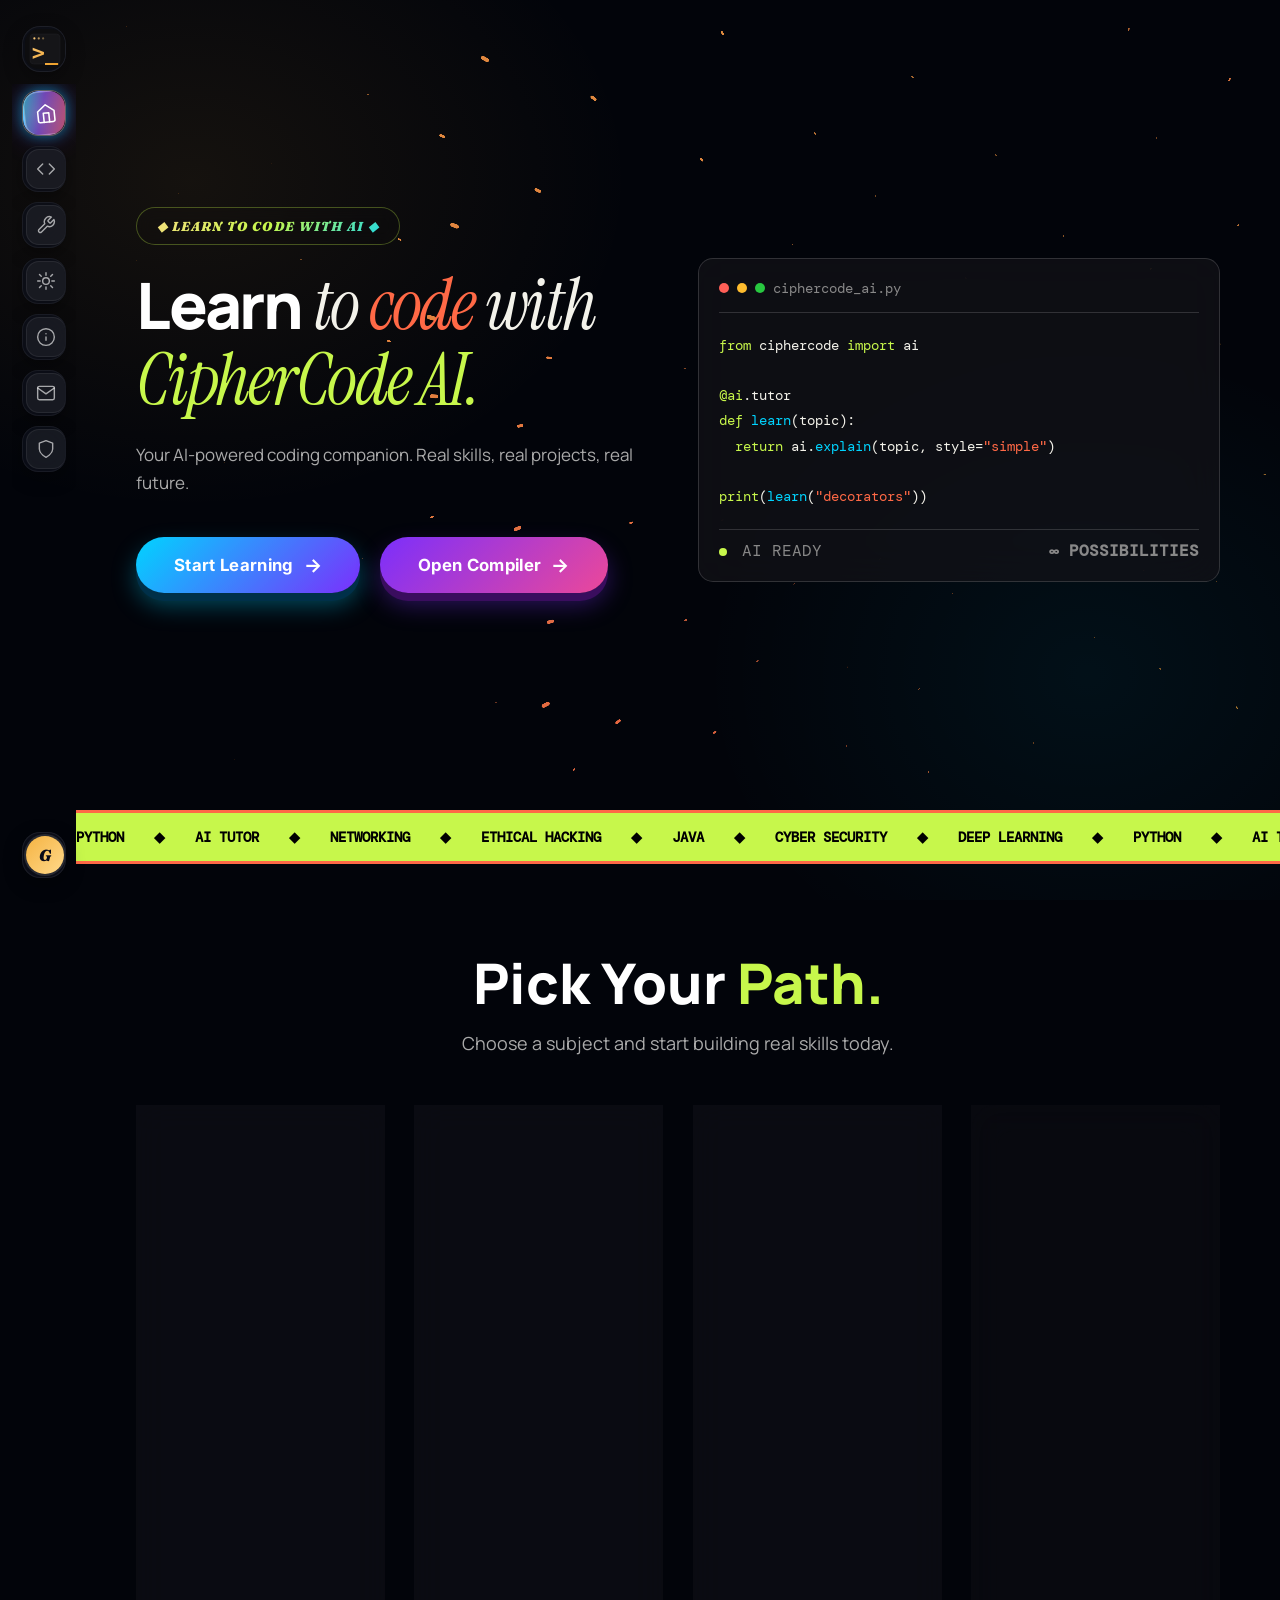
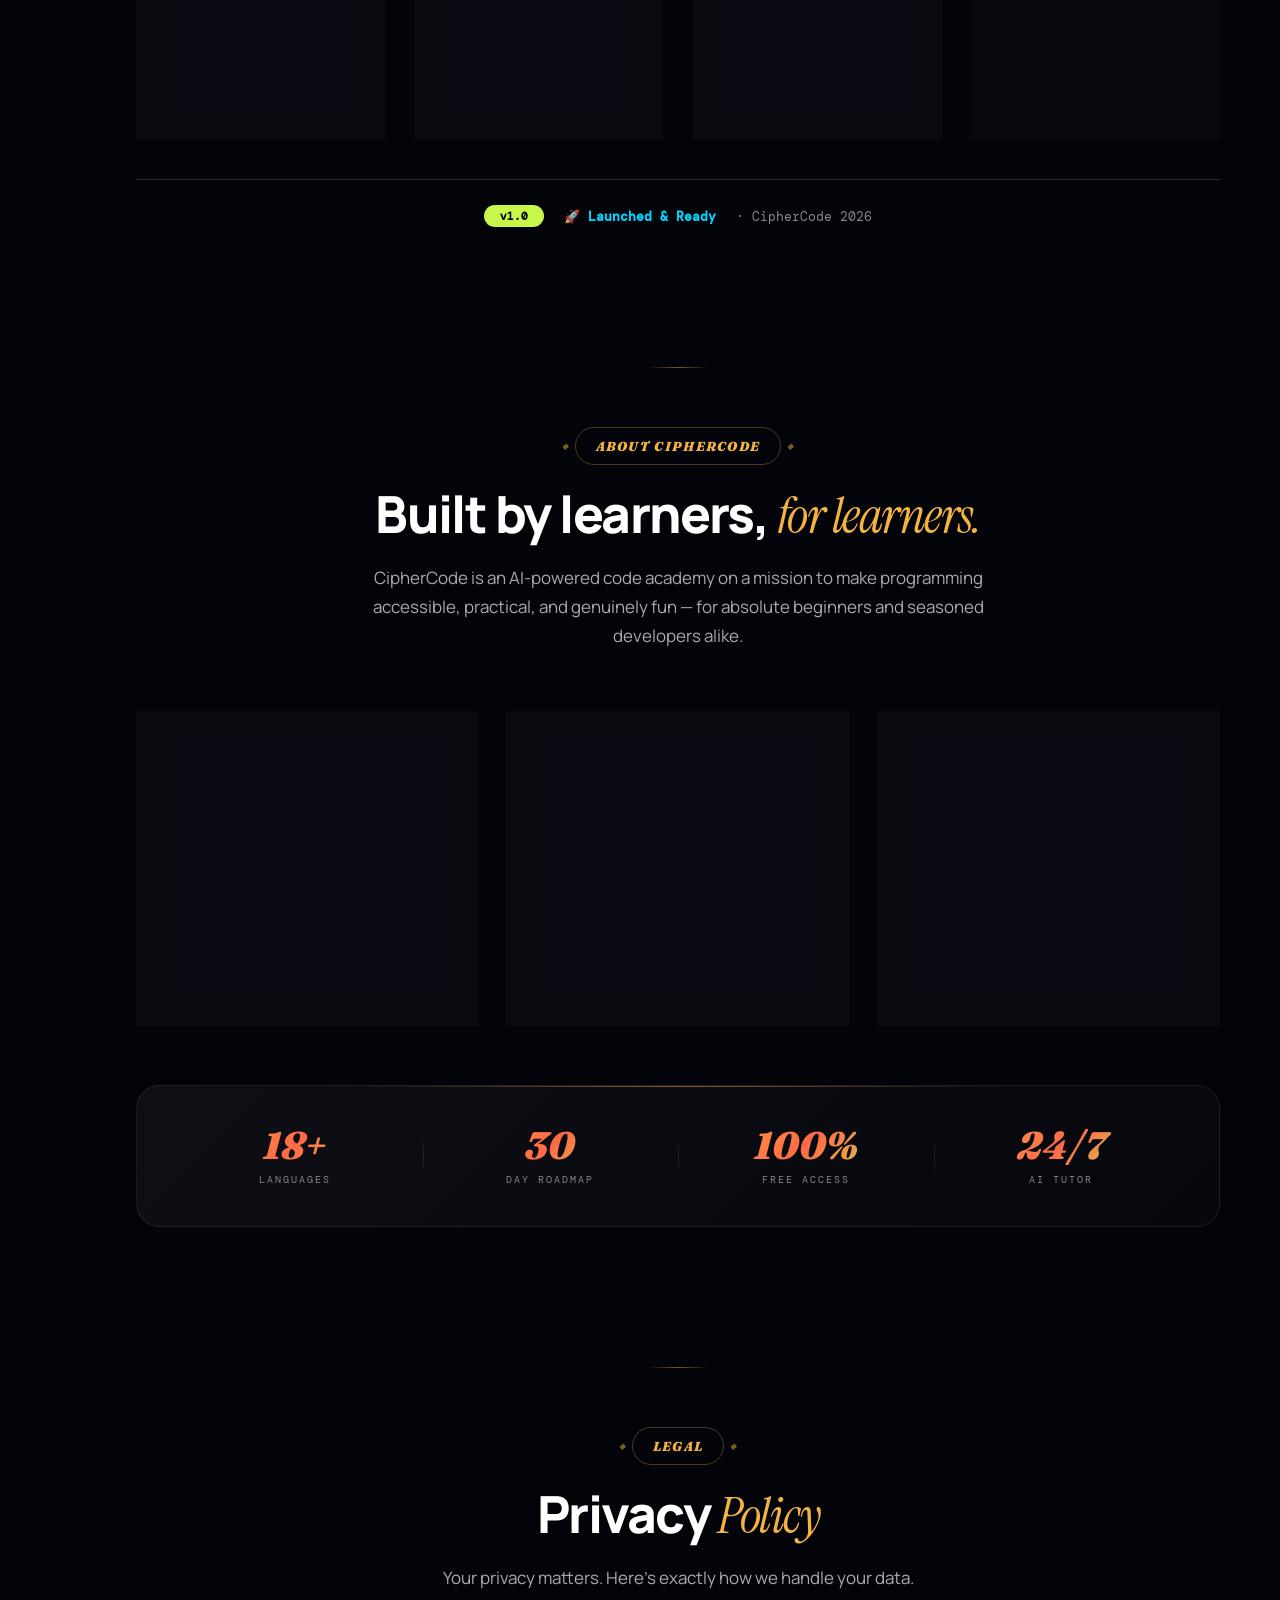
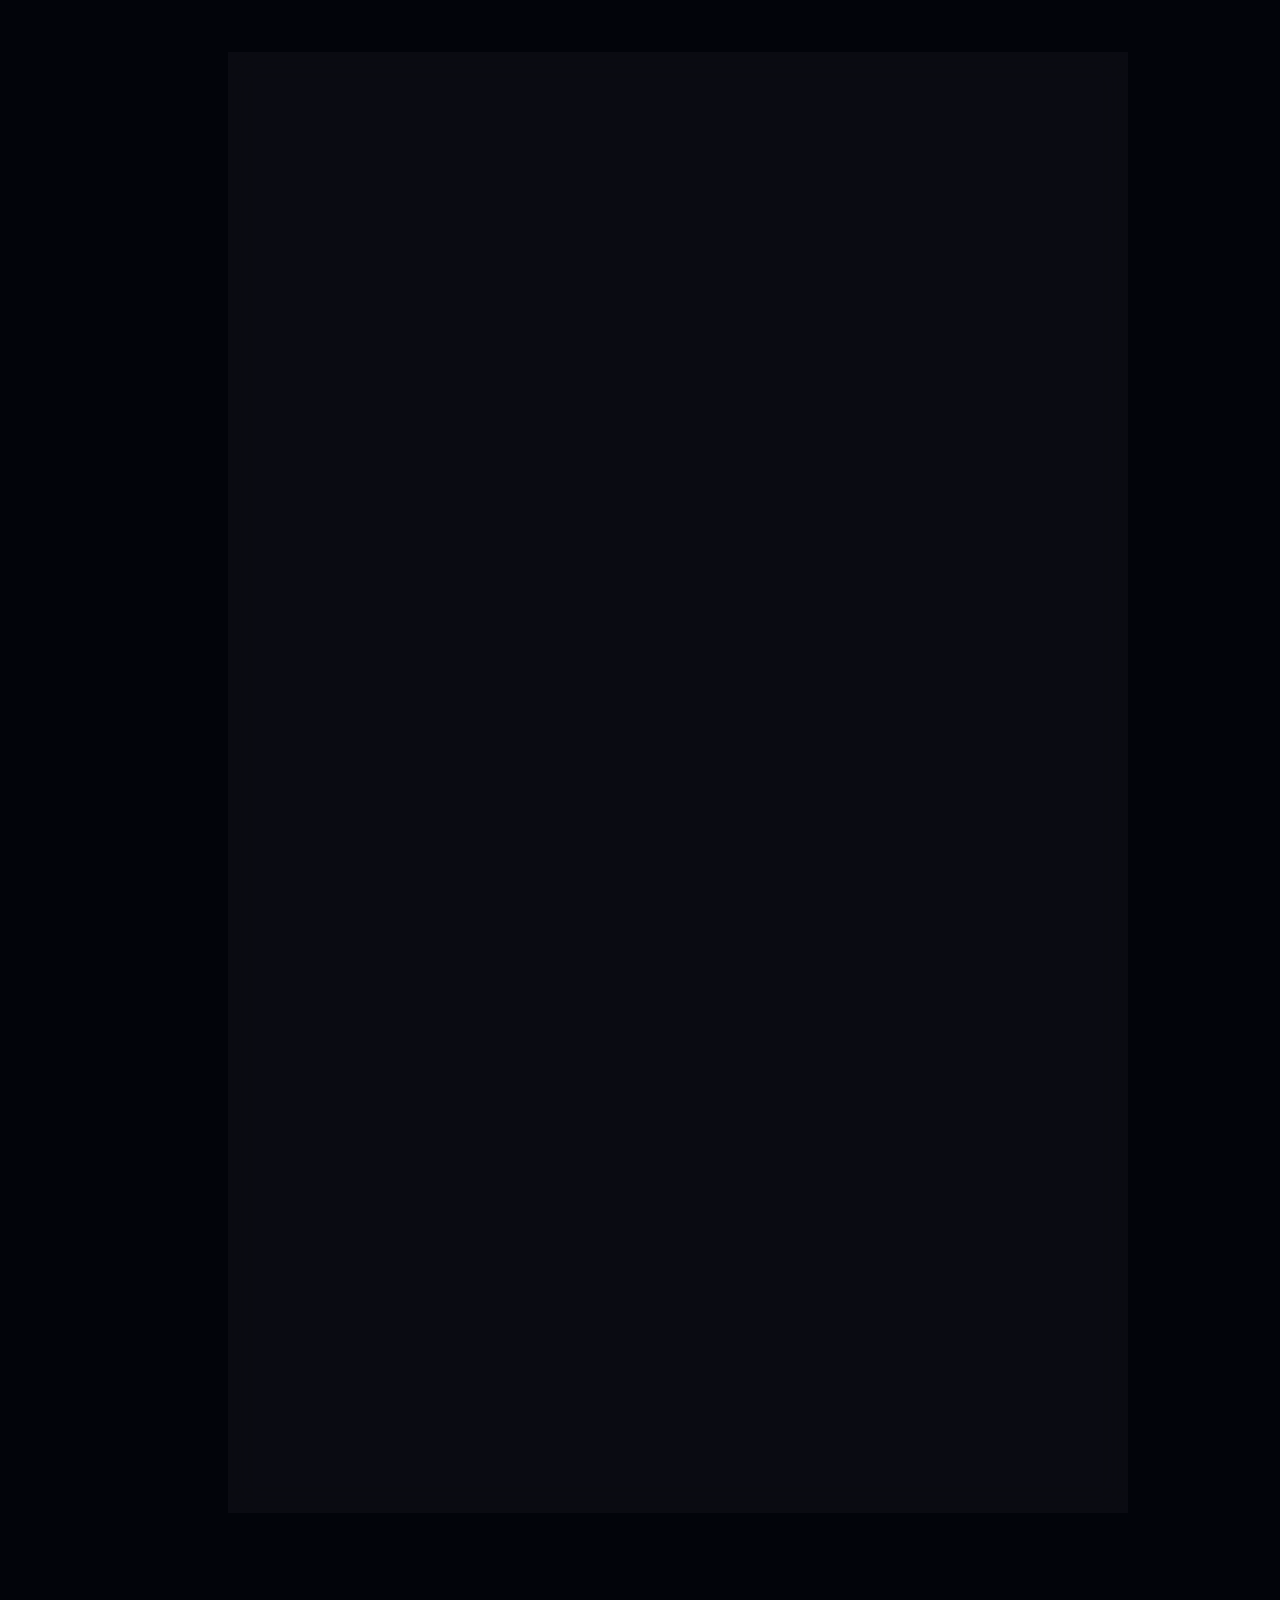
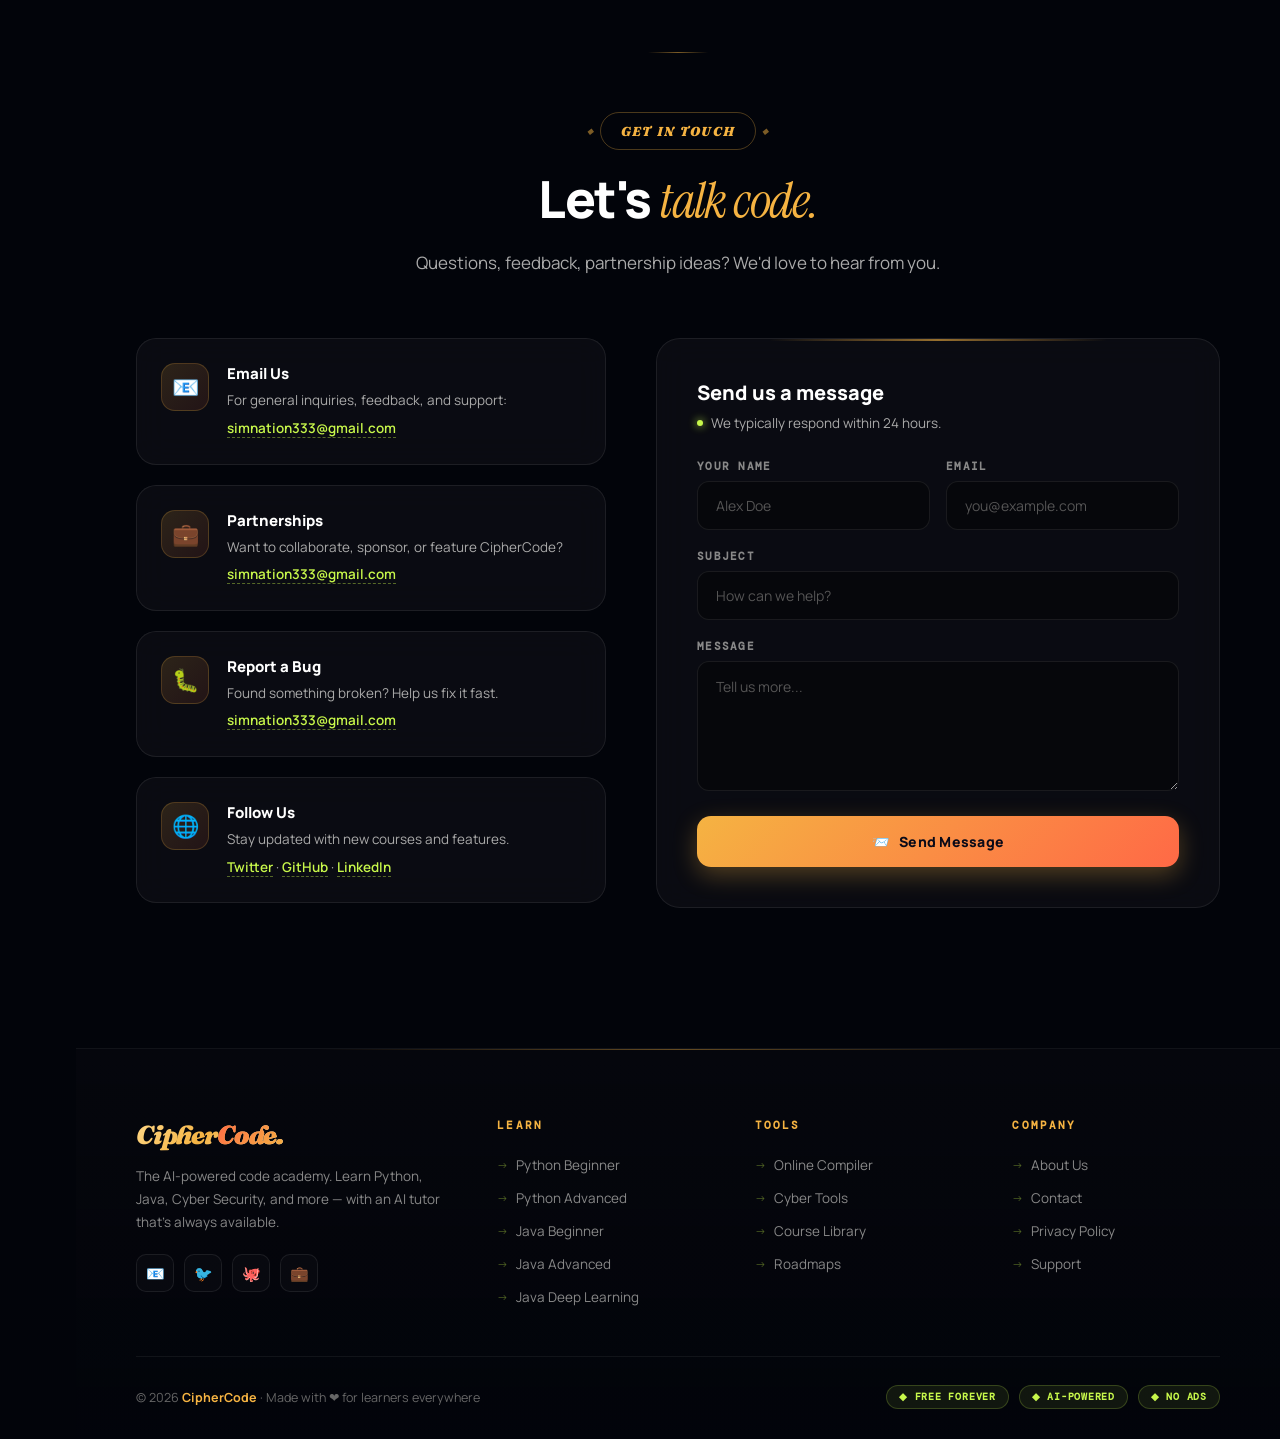
<file: index.html>
<!DOCTYPE html>
<html lang="en">
<head>
<meta charset="UTF-8" />
<meta name="viewport" content="width=device-width, initial-scale=1.0" />
<!-- Google AdSense -->
<script async src="https://pagead2.googlesyndication.com/pagead/js/adsbygoogle.js?client=ca-pub-4327363528897851"
     crossorigin="anonymous"></script>
<meta name="theme-color" content="#05060a" />
<meta name="description" content="CipherCode — The AI-Powered Code Academy." />
<title>CipherCode — The AI-Powered Code Academy</title>
<link rel="icon" href="data:image/svg+xml,%3Csvg xmlns='http://www.w3.org/2000/svg' viewBox='0 0 512 512'%3E%3Cdefs%3E%3ClinearGradient id='g' x1='0%25' y1='0%25' x2='100%25' y2='100%25'%3E%3Cstop offset='0%25' stop-color='%23FAC775'/%3E%3Cstop offset='100%25' stop-color='%23EF9F27'/%3E%3C/linearGradient%3E%3C/defs%3E%3Crect width='512' height='512' rx='112' fill='%230D0D0F'/%3E%3Crect x='64' y='64' width='384' height='384' rx='48' fill='%23151518' stroke='%232C2C32' stroke-width='4'/%3E%3Ctext x='256' y='300' font-family='monospace' font-weight='900' font-size='280' fill='url(%23g)' text-anchor='middle' dominant-baseline='central'%3E%26gt;_%3C/text%3E%3C/svg%3E">
<link rel="preconnect" href="https://fonts.googleapis.com" />
<link rel="preconnect" href="https://fonts.gstatic.com" crossorigin />
<link href="https://fonts.googleapis.com/css2?family=Fraunces:ital,opsz,wght@1,9..144,900&family=Instrument+Serif:ital@0;1&family=Inter:wght@400;500;600;700&family=JetBrains+Mono:wght@400;500;600&family=Manrope:wght@400;600;800;900&family=Space+Grotesk:wght@400;500;600;700&family=DM+Mono:wght@400;500&family=Sora:wght@500;700&family=Caveat:wght@500;700&family=Patrick+Hand&family=Courier+Prime:wght@400;700&display=swap" rel="stylesheet" />
<style>
* { margin: 0; padding: 0; box-sizing: border-box; }
html { scroll-behavior: smooth; }
body { background: #02040a; font-family: 'Manrope', system-ui, sans-serif; color: #fff; overflow-x: hidden; min-height: 100vh; -webkit-font-smoothing: antialiased; background-image: radial-gradient(ellipse 800px 600px at 15% 20%, rgba(245, 179, 66, .08), transparent 55%), radial-gradient(ellipse 700px 600px at 85% 75%, rgba(0, 212, 255, .06), transparent 55%); background-attachment: fixed; }
a { text-decoration: none; color: #fff; }
button { font-family: inherit; cursor: pointer; border: none; background: none; color: inherit; }
input, textarea { font-family: inherit; border: none; outline: none; background: none; color: inherit; resize: none; }
:focus-visible { outline: 2px solid #f5b342; outline-offset: 3px; border-radius: 6px; }

@property --conic-angle { syntax: '<angle>'; initial-value: 0deg; inherits: false; }
.btn-conic { position: relative; display: inline-flex; align-items: center; justify-content: center; gap: 10px; padding: 10px 22px; background: #0a0f1a; color: #fff; border-radius: 12px; font-family: 'Inter', system-ui, sans-serif; font-weight: 700; font-size: 13px; letter-spacing: 0.02em; cursor: pointer; border: none; overflow: hidden; isolation: isolate; transition: transform .15s cubic-bezier(.34, 1.56, .64, 1), box-shadow .15s; z-index: 1; }
.btn-conic::before { content: ''; position: absolute; top: 50%; left: 50%; width: 200%; aspect-ratio: 1; transform: translate(-50%, -50%); background: conic-gradient(from var(--conic-angle), #00d4ff, #7b2ffc, #ec4899, #ff6946, #c7f74b, #00d4ff); animation: conicSpin 3.5s linear infinite; z-index: -2; pointer-events: none; }
.btn-conic::after { content: ''; position: absolute; inset: 2px; border-radius: 10px; background: linear-gradient(180deg, #0d1220, #070a14); z-index: -1; pointer-events: none; }
@keyframes conicSpin { to { --conic-angle: 360deg; } }
@supports not (background: conic-gradient(from var(--x), red, blue)) {
  .btn-conic::before { background: linear-gradient(135deg, #00d4ff, #7b2ffc, #ec4899, #ff6946, #c7f74b); background-size: 400% 400%; animation: conicFallback 3s ease infinite; transform: translate(-50%, -50%) rotate(0deg); width: 200%; height: 200%; }
  @keyframes conicFallback { 0%,100% { background-position: 0% 50%; } 50% { background-position: 100% 50%; } }
}
.btn-conic > * { position: relative; z-index: 1; }
.btn-conic.small { padding: 8px 16px; font-size: 12px; border-radius: 10px; }
.btn-conic.small::after { border-radius: 8px; }
.btn-conic.icon { padding: 0; width: 40px; height: 40px; border-radius: 12px; }
.btn-conic.icon::after { border-radius: 10px; }

/* ═══ 3D PRESS BUTTON — for hero CTA ═══ */
.btn-3d {
  position: relative;
  display: inline-flex;
  align-items: center;
  justify-content: center;
  gap: 10px;
  padding: 16px 38px;
  border-radius: 60px;
  font-family: 'Inter', system-ui, sans-serif;
  font-weight: 700;
  font-size: 1.05rem;
  letter-spacing: 0.02em;
  cursor: pointer;
  border: none;
  color: #fff;
  text-decoration: none;
  transition: transform 0.12s cubic-bezier(.34, 1.56, .64, 1), box-shadow 0.12s;
  will-change: transform;
}
.btn-3d-cyan {
  background: linear-gradient(135deg, #00d4ff, #7b2ffc);
  box-shadow: 0 8px 0 #003049, 0 12px 24px rgba(0, 212, 255, 0.35);
}
.btn-3d-cyan:hover { box-shadow: 0 10px 0 #003049, 0 16px 32px rgba(0, 212, 255, 0.5); transform: translateY(-2px); }
.btn-3d-cyan:active { transform: translateY(6px); box-shadow: 0 2px 0 #003049, 0 4px 8px rgba(0, 212, 255, 0.3); }
.btn-3d-pink {
  background: linear-gradient(135deg, #7b2ffc, #ec4899);
  box-shadow: 0 8px 0 #3a0d5e, 0 12px 24px rgba(123, 47, 252, 0.35);
}
.btn-3d-pink:hover { box-shadow: 0 10px 0 #3a0d5e, 0 16px 32px rgba(123, 47, 252, 0.5); transform: translateY(-2px); }
.btn-3d-pink:active { transform: translateY(6px); box-shadow: 0 2px 0 #3a0d5e, 0 4px 8px rgba(123, 47, 252, 0.3); }
.btn-3d .arrow { display: inline-block; transition: transform 0.3s cubic-bezier(.34, 1.56, .64, 1); font-size: 1.2rem; }
.btn-3d:hover .arrow { transform: translateX(6px) scale(1.1); }

.sidebar { position: fixed; top: 0; left: 0; bottom: 0; width: 76px; z-index: 220; display: flex; flex-direction: column; background: rgba(10, 11, 16, .72); backdrop-filter: blur(28px) saturate(180%); border-right: 1px solid rgba(255, 255, 255, .06); padding: 16px 0 14px; overflow: visible; white-space: nowrap; transition: width .42s cubic-bezier(.34, 1.3, .64, 1), background .3s, box-shadow .3s; }
.sidebar:hover { width: 260px; background: rgba(10, 11, 16, .88); backdrop-filter: blur(40px) saturate(200%); box-shadow: 12px 0 40px rgba(0, 0, 0, .5); }
.sidebar-brand { display: flex; align-items: center; gap: 12px; padding: 4px 18px 22px; flex-shrink: 0; min-height: 56px; }
.sidebar-brand-logo { width: 40px; height: 40px; border-radius: 12px; display: block; object-fit: cover; flex-shrink: 0; transition: transform .4s cubic-bezier(.34, 1.56, .64, 1); box-shadow: 0 0 0 1px rgba(255, 255, 255, .06) inset; }
.sidebar:hover .sidebar-brand-logo { transform: rotate(-6deg) scale(1.08); }
.sidebar-brand-text { display: flex; flex-direction: column; gap: 2px; min-width: 0; opacity: 0; transform: translateX(-8px); transition: opacity .3s .05s, transform .3s .05s; pointer-events: none; }
.sidebar:hover .sidebar-brand-text { opacity: 1; transform: translateX(0); pointer-events: auto; }
.sidebar-brand-title { font-family: 'Fraunces', serif; font-style: italic; font-weight: 900; font-size: 21px; line-height: 1; letter-spacing: -.045em; background: linear-gradient(135deg, #ffd98a, #f5b342 25%, #fff 55%, #00d4ff); -webkit-background-clip: text; background-clip: text; color: transparent; white-space: nowrap; }
.sidebar-brand-title .brand-accent { background: linear-gradient(135deg, #ff6946, #f5b342); -webkit-background-clip: text; background-clip: text; color: transparent; font-style: italic; }
.sidebar-brand-tagline { font-family: 'Fraunces', serif; font-style: italic; font-weight: 900; font-size: 9px; letter-spacing: .18em; text-transform: uppercase; color: rgba(255, 255, 255, .42); white-space: nowrap; line-height: 1; background: linear-gradient(135deg, rgba(255, 217, 138, .85), rgba(245, 179, 66, .7)); -webkit-background-clip: text; background-clip: text; -webkit-text-fill-color: transparent; }
.sidebar-brand-tagline .spark { color: rgba(199, 247, 75, .85); font-size: 7px; margin: 0 3px; -webkit-text-fill-color: initial; }
.sidebar-section-label { font-family: 'JetBrains Mono', monospace; font-size: 9px; font-weight: 600; letter-spacing: .3em; text-transform: uppercase; color: rgba(255, 255, 255, .2); padding: 10px 22px 8px; flex-shrink: 0; opacity: 0; transition: opacity .25s; }
.sidebar:hover .sidebar-section-label { opacity: 1; }
.sidebar-nav { display: flex; flex-direction: column; gap: 4px; padding: 0 12px; flex: 1; overflow-y: auto; overflow-x: hidden; scrollbar-width: none; }
.sidebar-nav::-webkit-scrollbar { display: none; }
.sidebar-item { position: relative; display: flex; align-items: center; height: 44px; padding: 0 12px; border-radius: 10px; color: rgba(255, 255, 255, .55); font-family: 'Space Grotesk', sans-serif; font-size: 14px; font-weight: 500; cursor: pointer; transition: color .25s, transform .3s cubic-bezier(.34, 1.56, .64, 1); text-align: left; width: 100%; flex-shrink: 0; background: transparent; border: none; text-decoration: none; overflow: hidden; isolation: isolate; }
/* 🌈 Rainbow conic border — ALWAYS running on ALL sidebar items */
.sidebar-item::before {
  content: '';
  position: absolute;
  inset: 0;
  border-radius: 10px;
  padding: 1.5px;
  background: conic-gradient(from var(--conic-angle), #00d4ff, #7b2ffc, #ec4899, #ff6946, #c7f74b, #00d4ff);
  -webkit-mask: linear-gradient(#fff 0 0) content-box, linear-gradient(#fff 0 0);
  -webkit-mask-composite: xor;
  mask: linear-gradient(#fff 0 0) content-box, linear-gradient(#fff 0 0);
  mask-composite: exclude;
  animation: conicSpin 3.5s linear infinite;
  pointer-events: none;
  opacity: 0.28;
  transition: opacity 0.35s ease;
  z-index: -1;
}
.sidebar-item:hover::before { opacity: 1; }
.sidebar-item.active::before { opacity: 1; }
.sidebar-item .link-icon { width: 24px; height: 24px; display: grid; place-items: center; flex-shrink: 0; transition: transform .3s cubic-bezier(.34, 1.56, .64, 1); }
.sidebar-item .link-icon svg { width: 22px; height: 22px; stroke-width: 1.7; display: block; }
.sidebar-item:hover .link-icon { transform: scale(1.15) rotate(-4deg); }
.sidebar-item .link-label { flex: 1; min-width: 0; overflow: hidden; text-overflow: ellipsis; white-space: nowrap; margin-left: 12px; opacity: 0; transform: translateX(-6px); transition: opacity .25s .04s, transform .25s .04s; pointer-events: none; }
.sidebar:hover .sidebar-item .link-label { opacity: 1; transform: translateX(0); pointer-events: auto; }
.sidebar-item:hover { color: #fff; transform: translateX(2px); }
.sidebar-item.active { color: #fff; font-weight: 600; }
.sidebar-bottom { flex-shrink: 0; padding: 12px; border-top: 1px solid rgba(255, 255, 255, .05); position: relative; }
.sidebar-profile { position: relative; width: 100%; }
.sidebar-profile-btn { display: flex; align-items: center; gap: 10px; padding: 8px; border-radius: 10px; color: #fff; cursor: pointer; width: 100%; background: transparent; border: none; transition: background .2s; }
.sidebar-profile-btn:hover { background: rgba(255, 255, 255, .05); }
.sidebar-profile-btn.open { background: rgba(245, 179, 66, .08); }
.sidebar-avatar { position: relative; width: 38px; height: 38px; border-radius: 50%; background: linear-gradient(135deg, #f5b342, #ffd98a); color: #0a0a18; font-family: 'Fraunces', serif; font-style: italic; font-weight: 900; font-size: 16px; display: grid; place-items: center; flex-shrink: 0; transition: transform .3s cubic-bezier(.34, 1.56, .64, 1); }
.sidebar-profile-btn:hover .sidebar-avatar { transform: scale(1.08); }
.sidebar-profile-info { flex: 1; min-width: 0; display: flex; flex-direction: column; gap: 2px; opacity: 0; transform: translateX(-6px); transition: opacity .25s .04s, transform .25s .04s; pointer-events: none; }
.sidebar:hover .sidebar-profile-info { opacity: 1; transform: translateX(0); pointer-events: auto; }
.sidebar-profile-name { font-family: 'Space Grotesk', sans-serif; font-size: 13px; font-weight: 600; overflow: hidden; text-overflow: ellipsis; white-space: nowrap; }
.sidebar-profile-status { font-family: 'DM Mono', monospace; font-size: 9.5px; color: rgba(199, 247, 75, .7); letter-spacing: .06em; text-transform: uppercase; overflow: hidden; text-overflow: ellipsis; white-space: nowrap; }
.sidebar-profile-status.guest { color: rgba(255, 255, 255, .4); }

.profile-menu { position: fixed; bottom: 16px; left: 86px; z-index: 9500; width: 300px; padding: 8px; background: rgba(14, 15, 22, .96); backdrop-filter: blur(24px) saturate(180%); border: 1px solid rgba(255, 255, 255, .09); border-radius: 18px; box-shadow: 0 20px 60px rgba(0, 0, 0, .7), 0 0 0 1px rgba(245, 179, 66, .08) inset; opacity: 0; transform: translateY(8px) scale(.96); pointer-events: none; transform-origin: bottom left; transition: opacity .22s ease, transform .28s cubic-bezier(.34, 1.56, .64, 1); }
.profile-menu.open { opacity: 1; transform: translateY(0) scale(1); pointer-events: auto; }
.profile-menu-head { padding: 14px 14px 12px; display: flex; align-items: center; gap: 12px; border-bottom: 1px solid rgba(255, 255, 255, .06); }
.profile-menu-avatar { width: 46px; height: 46px; border-radius: 50%; background: linear-gradient(135deg, #f5b342, #ffd98a); color: #0a0a18; font-family: 'Fraunces', serif; font-style: italic; font-weight: 900; font-size: 20px; display: grid; place-items: center; flex-shrink: 0; box-shadow: 0 4px 14px rgba(245, 179, 66, .3); }
.profile-menu-info { min-width: 0; flex: 1; }
.profile-menu-name { font-family: 'Space Grotesk', sans-serif; font-size: 15px; font-weight: 700; color: #fff; overflow: hidden; text-overflow: ellipsis; white-space: nowrap; letter-spacing: -.01em; }
.profile-menu-sub { font-family: 'DM Mono', monospace; font-size: 10px; color: rgba(199, 247, 75, .75); letter-spacing: .05em; text-transform: uppercase; margin-top: 2px; display: flex; align-items: center; gap: 5px; }
.profile-menu-sub::before { content: ''; width: 5px; height: 5px; border-radius: 50%; background: #c7f74b; box-shadow: 0 0 8px #c7f74b; }
.profile-menu-sub.guest { color: rgba(255, 255, 255, .4); }
.profile-menu-sub.guest::before { background: rgba(255, 255, 255, .3); box-shadow: none; }
.profile-menu-items { padding: 8px 6px 6px; display: flex; flex-direction: column; gap: 1px; }
.pm-item { display: flex; align-items: center; gap: 11px; padding: 10px 12px; border-radius: 10px; color: rgba(255, 255, 255, .78); font-size: 13.5px; font-weight: 500; transition: all .15s; width: 100%; text-align: left; cursor: pointer; font-family: 'Inter', sans-serif; }
.pm-item:hover { background: rgba(255, 255, 255, .05); color: #fff; }
.pm-item .pm-ico { width: 20px; height: 20px; display: grid; place-items: center; font-size: 15px; flex-shrink: 0; }
.pm-item .pm-label { flex: 1; }
.pm-item .pm-kbd { font-family: 'DM Mono', monospace; font-size: 9.5px; color: rgba(255, 255, 255, .35); padding: 2px 7px; border-radius: 5px; background: rgba(255, 255, 255, .04); }
.pm-divider { height: 1px; background: rgba(255, 255, 255, .06); margin: 6px 8px; }
.pm-item.danger { color: rgba(255, 138, 138, .9); }
.pm-item.danger:hover { background: rgba(255, 107, 107, .1); color: #ff8080; }
.pm-item.primary { color: #ffd98a; }
.pm-item.primary:hover { background: rgba(245, 179, 66, .1); color: #ffd98a; }
.pm-hint { padding: 8px 14px 6px; font-family: 'DM Mono', monospace; font-size: 9.5px; color: rgba(255, 255, 255, .32); letter-spacing: .06em; text-transform: uppercase; border-top: 1px solid rgba(255, 255, 255, .05); margin-top: 6px; }
.pm-toggle { position: relative; display: inline-block; width: 36px; height: 20px; border-radius: 20px; background: rgba(255, 255, 255, 0.1); transition: background .25s; flex-shrink: 0; vertical-align: middle; cursor: pointer; user-select: none; box-sizing: border-box; }
.pm-toggle::after { content: ''; position: absolute; top: 2px; left: 2px; width: 16px; height: 16px; border-radius: 50%; background: #fff; transition: transform .28s cubic-bezier(.34, 1.56, .64, 1); box-shadow: 0 1px 4px rgba(0, 0, 0, .4); pointer-events: none; }
.pm-toggle.on { background: linear-gradient(135deg, #f5b342, #ff6946); }
.pm-toggle.on::after { transform: translateX(16px); }
.pm-item .pm-toggle { margin-left: auto; }

.settings-modal { position: fixed; inset: 0; z-index: 9600; background: rgba(2, 4, 10, .8); backdrop-filter: blur(16px) saturate(140%); display: flex; align-items: center; justify-content: center; padding: 20px; opacity: 0; pointer-events: none; transition: opacity .3s; }
.settings-modal.open { opacity: 1; pointer-events: auto; }
.settings-panel { position: relative; width: min(560px, 100%); max-height: 90vh; background: linear-gradient(180deg, rgba(18, 18, 26, .98), rgba(10, 11, 16, .99)); border: 1px solid rgba(255, 255, 255, .09); border-radius: 24px; box-shadow: 0 30px 90px rgba(0, 0, 0, .8); display: flex; flex-direction: column; overflow: hidden; transform: scale(.95) translateY(20px); transition: transform .4s cubic-bezier(.34, 1.56, .64, 1); }
.settings-modal.open .settings-panel { transform: scale(1) translateY(0); }
.settings-head { padding: 22px 26px 18px; display: flex; align-items: center; gap: 14px; border-bottom: 1px solid rgba(255, 255, 255, .06); }
.settings-head-ico { width: 42px; height: 42px; border-radius: 12px; background: linear-gradient(135deg, rgba(245, 179, 66, .18), rgba(255, 105, 70, .12)); border: 1px solid rgba(245, 179, 66, .25); display: grid; place-items: center; font-size: 20px; flex-shrink: 0; }
.settings-head-info { flex: 1; min-width: 0; }
.settings-head h2 { font-family: 'Space Grotesk', sans-serif; font-size: 19px; font-weight: 700; letter-spacing: -.01em; margin-bottom: 2px; }
.settings-head p { font-size: 12.5px; color: rgba(255, 255, 255, .5); }
.settings-close { width: 34px; height: 34px; border-radius: 10px; background: rgba(255, 255, 255, .04); border: 1px solid rgba(255, 255, 255, .07); color: rgba(255, 255, 255, .6); font-size: 14px; display: grid; place-items: center; transition: all .2s; flex-shrink: 0; }
.settings-close:hover { background: rgba(255, 107, 107, .15); color: #ff8080; border-color: rgba(255, 107, 107, .3); transform: rotate(90deg); }
.settings-body { flex: 1; overflow-y: auto; padding: 8px 0 18px; }
.settings-group { padding: 16px 26px 6px; }
.settings-group-label { font-family: 'DM Mono', monospace; font-size: 10px; font-weight: 600; letter-spacing: .18em; text-transform: uppercase; color: rgba(245, 179, 66, .8); margin-bottom: 12px; display: flex; align-items: center; gap: 8px; }
.settings-group-label::after { content: ''; flex: 1; height: 1px; background: linear-gradient(90deg, rgba(245, 179, 66, .25), transparent); }
.setting-row { display: grid; grid-template-columns: 34px 1fr auto; align-items: center; gap: 14px; padding: 12px 14px; border-radius: 12px; transition: background .15s; min-height: 58px; }
.setting-row:hover { background: rgba(255, 255, 255, .03); }
.setting-row-ico { width: 34px; height: 34px; border-radius: 10px; background: rgba(255, 255, 255, .04); border: 1px solid rgba(255, 255, 255, .06); display: grid; place-items: center; font-size: 16px; flex-shrink: 0; }
.setting-row-info { min-width: 0; }
.setting-row-title { font-size: 13.5px; font-weight: 600; color: #fff; margin-bottom: 2px; }
.setting-row-desc { font-size: 11.5px; color: rgba(255, 255, 255, .48); line-height: 1.45; }
.setting-row-ctrl { display: flex; align-items: center; justify-content: flex-end; flex-shrink: 0; }
.setting-range { display: flex; align-items: center; gap: 10px; }
.setting-range input[type="range"] { width: 120px; accent-color: #f5b342; }
.setting-range .range-val { font-family: 'DM Mono', monospace; font-size: 11px; color: #ffd98a; min-width: 30px; text-align: right; }
.settings-foot { padding: 16px 26px 22px; border-top: 1px solid rgba(255, 255, 255, .06); display: flex; gap: 10px; }
.settings-btn { flex: 1; padding: 12px 18px; border-radius: 12px; font-family: 'Inter', sans-serif; font-size: 13px; font-weight: 700; cursor: pointer; transition: all .25s; display: inline-flex; align-items: center; justify-content: center; gap: 8px; }
.settings-btn.ghost { background: rgba(255, 255, 255, .04); border: 1px solid rgba(255, 255, 255, .08); color: rgba(255, 255, 255, .8); }
.settings-btn.ghost:hover { background: rgba(255, 255, 255, .08); color: #fff; }
.settings-btn.danger { background: rgba(255, 107, 107, .1); border: 1px solid rgba(255, 107, 107, .25); color: #ff8c8c; padding: 8px 14px; font-size: 12px; flex: none; }
.settings-btn.danger:hover { background: rgba(255, 107, 107, .18); color: #ffb0b0; }
.settings-btn.primary { background: linear-gradient(135deg, #f5b342, #ff6946); color: #0a0a18; border: none; box-shadow: 0 6px 20px rgba(245, 179, 66, .3); }
.settings-btn.primary:hover { transform: translateY(-2px); box-shadow: 0 10px 28px rgba(245, 179, 66, .45); }

.site-body { margin-left: 76px; min-height: 100vh; position: relative; transition: margin-left .42s cubic-bezier(.34, 1.3, .64, 1); }
.hero { position: relative; display: grid; grid-template-columns: 1fr 1fr; align-items: center; padding: 70px 60px 40px; min-height: 90vh; gap: 40px; overflow: hidden; }
#cursor-ring-canvas { position: absolute; inset: 0; width: 100%; height: 100%; display: block; z-index: 0; pointer-events: none; opacity: .9; }
.hero-left, .hero-right { position: relative; z-index: 1; }
.hero-left .badge { font-family: 'Fraunces', serif; font-style: italic; font-weight: 900; font-size: 13px; letter-spacing: .08em; background: linear-gradient(135deg, #ffd98a, #c7f74b 50%, #00d4ff); -webkit-background-clip: text; background-clip: text; -webkit-text-fill-color: transparent; margin-bottom: 22px; display: inline-block; padding: 10px 20px; border: 1px solid rgba(199, 247, 75, .3); border-radius: 20px; background-color: rgba(2, 4, 10, .4); backdrop-filter: blur(8px); text-transform: uppercase; }
.hero-left h1 { font-size: clamp(2.6rem, 5vw, 4.8rem); line-height: 1.05; margin-bottom: 24px; letter-spacing: -.035em; font-weight: 900; }
.hero-left h1 em { font-family: 'Instrument Serif', 'Fraunces', serif; font-style: italic; font-weight: 400; font-size: 1.12em; color: #f3f2ea; }
.highlight { color: #ff6946; font-style: italic; font-family: 'Instrument Serif', 'Fraunces', serif; font-weight: 400; font-size: 1.12em; }
.highlight2 { color: #c7f74b; font-style: italic; font-family: 'Instrument Serif', 'Fraunces', serif; font-weight: 400; font-size: 1.12em; }
.hero-left p { color: #aaa; font-size: 17px; max-width: 500px; line-height: 1.65; margin-bottom: 40px; }
.hero-cta { display: flex; gap: 20px; flex-wrap: wrap; margin-bottom: 40px; align-items: center; }
.animated-float { animation: floatCode 4.5s ease-in-out infinite; }
@keyframes floatCode { 0%, 100% { transform: translateY(0); } 50% { transform: translateY(-12px); } }
.glass-code-window { background: rgba(18, 18, 24, .72); backdrop-filter: blur(20px); border: 1px solid rgba(255, 255, 255, .15); border-radius: 15px; padding: 20px; width: 100%; }
.win-header { padding-bottom: 15px; border-bottom: 1px solid rgba(255, 255, 255, .15); font-family: 'DM Mono', monospace; font-size: 14px; color: #888; display: flex; gap: 8px; align-items: center; }
.dot { width: 10px; height: 10px; border-radius: 50%; }
.dot.red { background: #ff5f57; } .dot.yellow { background: #febc2e; } .dot.green { background: #28c840; }
.code-body { padding: 20px 0; font-family: 'DM Mono', monospace; font-size: 14px; line-height: 1.8; color: #f3f2ea; }
.code-key { color: #c7f74b; } .code-string { color: #ff6946; } .code-fn { color: #00d4ff; }
.win-footer { padding-top: 10px; border-top: 1px solid rgba(255, 255, 255, .15); font-family: 'DM Mono', monospace; color: #888; display: flex; justify-content: space-between; align-items: center; }
.scan-dot { width: 8px; height: 8px; background: #c7f74b; border-radius: 50%; display: inline-block; margin-right: 5px; }
.marquee-strip { background: #c7f74b; color: #000; overflow: hidden; padding: 15px 0; border-top: 3px solid #ff6946; border-bottom: 3px solid #ff6946; }
.marquee-track { display: flex; gap: 30px; width: max-content; animation: scroll 25s linear infinite; font-weight: 800; font-family: 'DM Mono', monospace; font-size: 14px; }
@keyframes scroll { from { transform: translateX(0); } to { transform: translateX(-50%); } }
.learn-section { padding: 80px 60px 100px; max-width: 1400px; margin: 0 auto; }
.learn-title { font-size: 3.5rem; font-weight: 800; text-align: center; margin-bottom: 10px; }
.learn-title span { color: #c7f74b; }
.learn-subtitle { text-align: center; color: #aaa; font-size: 18px; margin-bottom: 50px; }
.topic-grid { display: grid; grid-template-columns: repeat(4, 1fr); gap: 30px; }
.topic-card { position: relative; background: rgba(18, 18, 24, .6); backdrop-filter: blur(16px); border: 2px solid rgba(255, 255, 255, .15); border-radius: 24px; padding: 30px; text-align: center; display: flex; flex-direction: column; transition: transform .35s, box-shadow .35s; }
.topic-card:hover { transform: translateY(-6px); }
.topic-card.python-card { border-color: #00d4ff; } .topic-card.cyber-card { border-color: #c7f74b; }
.topic-card.java-card { border-color: #ff6946; }
.topic-card.coming-card { border-color: rgba(255, 255, 255, .05); border-style: dashed; opacity: .75; }
.topic-card.python-card:hover { box-shadow: 0 20px 60px -20px rgba(0, 212, 255, .4); }
.topic-card.cyber-card:hover { box-shadow: 0 20px 60px -20px rgba(199, 247, 75, .4); }
.topic-card.java-card:hover { box-shadow: 0 20px 60px -20px rgba(255, 105, 70, .4); }
.topic-icon { font-size: 50px; margin-bottom: 15px; display: inline-block; }
.topic-card h3 { font-size: 24px; margin-bottom: 15px; font-weight: 800; }
.topic-card p { color: #aaa; font-size: 14px; line-height: 1.6; margin-bottom: 20px; flex-grow: 1; }
.topic-list { list-style: none; padding: 0; margin-bottom: 25px; text-align: left; }
.topic-list li { padding: 8px 0; font-size: 14px; color: #f3f2ea; border-bottom: 1px solid rgba(255, 255, 255, .15); display: flex; align-items: center; gap: 10px; }
.topic-list span { color: #c7f74b; font-weight: 800; }
.btn-row-3, .btn-row-4 { display: flex; gap: 8px; justify-content: center; flex-wrap: wrap; }
.topic-btn { display: inline-flex; align-items: center; justify-content: center; gap: 6px; padding: 9px 14px; border-radius: 10px; font-weight: 700; font-size: .7rem; cursor: pointer; transition: all .35s; background: rgba(255, 255, 255, .08); border: 1px solid rgba(255, 255, 255, .08); color: #fff; min-height: 34px; }
.topic-btn:hover { transform: translateY(-3px) scale(1.05); border-color: rgba(255, 255, 255, .3); }
.python-card .topic-btn { background: rgba(0, 212, 255, .15); }
.cyber-card .topic-btn { background: rgba(199, 247, 75, .15); }
.java-card .topic-btn { background: rgba(255, 105, 70, .15); }
.topic-btn.special { background: rgba(199, 247, 75, .18); border-color: rgba(199, 247, 75, .35); }
.topic-btn.special:hover { background: rgba(199, 247, 75, .28); }
.coming-soon-pill { display: inline-block; padding: 12px 0; border-radius: 30px; background: rgba(199, 247, 75, .15); border: 1px solid rgba(199, 247, 75, .3); color: #c7f74b; font-weight: 700; font-size: .85rem; width: 100%; text-align: center; }
.launch-badge { text-align: center; padding: 25px 0 0; font-size: .8rem; color: #888; font-family: 'DM Mono', monospace; border-top: 1px solid rgba(255, 255, 255, .15); margin-top: 40px; display: flex; justify-content: center; align-items: center; gap: 20px; flex-wrap: wrap; }
.launch-badge .version { background: #c7f74b; color: #000; padding: 4px 16px; border-radius: 30px; font-weight: 800; font-size: .7rem; }
.launch-badge .status { color: #00d4ff; font-weight: 600; }
.about-section { padding: 100px 60px; max-width: 1400px; margin: 0 auto; position: relative; }
.about-section::before { content: ''; position: absolute; top: 40px; left: 50%; transform: translateX(-50%); width: 60px; height: 1px; background: linear-gradient(90deg, transparent, rgba(245, 179, 66, .5), transparent); }
.about-header { text-align: center; margin-bottom: 60px; }
.about-eyebrow { font-family: 'Fraunces', serif; font-style: italic; font-weight: 900; font-size: 13px; letter-spacing: .1em; text-transform: uppercase; color: #f5b342; margin-bottom: 20px; display: inline-block; padding: 10px 20px; border: 1px solid rgba(245, 179, 66, .3); border-radius: 20px; position: relative; }
.about-eyebrow::before, .about-eyebrow::after { content: '◆'; position: absolute; top: 50%; transform: translateY(-50%); font-size: 8px; color: rgba(245, 179, 66, .5); }
.about-eyebrow::before { left: -14px; } .about-eyebrow::after { right: -14px; }
.about-title { font-size: clamp(2rem, 4vw, 3.2rem); font-weight: 900; letter-spacing: -.03em; margin-bottom: 20px; line-height: 1.1; }
.about-title em { font-family: 'Instrument Serif', serif; font-style: italic; font-weight: 400; color: #f5b342; }
.about-subtitle { color: #aaa; font-size: 17px; max-width: 650px; margin: 0 auto; line-height: 1.7; }
.about-grid { display: grid; grid-template-columns: repeat(3, 1fr); gap: 28px; margin-top: 60px; }
.about-card { background: rgba(18, 18, 24, .6); backdrop-filter: blur(16px); border: 1px solid rgba(255, 255, 255, .08); border-radius: 24px; padding: 36px 30px; position: relative; overflow: hidden; transition: transform .35s, border-color .35s, box-shadow .35s; }
.about-card:hover { transform: translateY(-6px); border-color: rgba(245, 179, 66, .3); box-shadow: 0 25px 60px -25px rgba(245, 179, 66, .3); }
.about-card::before { content: ''; position: absolute; top: 0; left: 0; right: 0; height: 3px; background: linear-gradient(90deg, #f5b342, #ff6946, #c7f74b); opacity: .5; transition: opacity .35s; }
.about-card:hover::before { opacity: 1; }
.about-card-icon { width: 60px; height: 60px; border-radius: 18px; background: linear-gradient(135deg, rgba(245, 179, 66, .15), rgba(255, 105, 70, .1)); border: 1px solid rgba(245, 179, 66, .2); display: grid; place-items: center; font-size: 28px; margin-bottom: 22px; transition: transform .35s cubic-bezier(.34, 1.56, .64, 1); }
.about-card:hover .about-card-icon { transform: scale(1.1) rotate(-6deg); }
.about-card h3 { font-size: 20px; font-weight: 800; margin-bottom: 12px; letter-spacing: -.01em; }
.about-card p { color: #aaa; font-size: 14px; line-height: 1.7; }
.about-stats { display: grid; grid-template-columns: repeat(4, 1fr); gap: 20px; margin-top: 60px; padding: 40px; background: linear-gradient(135deg, rgba(18, 18, 24, .8), rgba(10, 10, 16, .6)); border: 1px solid rgba(255, 255, 255, .08); border-radius: 24px; position: relative; overflow: hidden; }
.about-stats::before { content: ''; position: absolute; top: 0; left: 20%; right: 20%; height: 1px; background: linear-gradient(90deg, transparent, rgba(245, 179, 66, .5), transparent); }
.about-stat { text-align: center; position: relative; }
.about-stat + .about-stat::before { content: ''; position: absolute; left: -10px; top: 20%; bottom: 20%; width: 1px; background: linear-gradient(180deg, transparent, rgba(255, 255, 255, .1), transparent); }
.about-stat .stat-value { font-family: 'Fraunces', serif; font-style: italic; font-weight: 900; font-size: clamp(2rem, 3vw, 2.8rem); line-height: 1; background: linear-gradient(135deg, #f5b342, #ff6946, #c7f74b); -webkit-background-clip: text; background-clip: text; color: transparent; margin-bottom: 8px; }
.about-stat .stat-label { font-family: 'DM Mono', monospace; font-size: 10px; letter-spacing: .2em; text-transform: uppercase; color: #888; }
.privacy-section { padding: 100px 60px; max-width: 1400px; margin: 0 auto; position: relative; }
.privacy-section::before { content: ''; position: absolute; top: 40px; left: 50%; transform: translateX(-50%); width: 60px; height: 1px; background: linear-gradient(90deg, transparent, rgba(245, 179, 66, .5), transparent); }
.privacy-header { text-align: center; margin-bottom: 60px; }
.privacy-card { background: rgba(18, 18, 24, .6); backdrop-filter: blur(16px); border: 1px solid rgba(255, 255, 255, .08); border-radius: 24px; padding: 50px; max-width: 900px; margin: 0 auto; position: relative; overflow: hidden; }
.privacy-card::before { content: ''; position: absolute; top: 0; left: 30%; right: 30%; height: 2px; background: linear-gradient(90deg, transparent, rgba(245, 179, 66, .6), transparent); }
.privacy-card h3 { font-size: 19px; font-weight: 800; color: #f5b342; margin: 32px 0 14px; display: flex; align-items: center; gap: 10px; position: relative; padding-left: 4px; }
.privacy-card h3:first-child { margin-top: 0; }
.privacy-card h3 .num { font-family: 'DM Mono', monospace; font-size: 12px; background: linear-gradient(135deg, rgba(245, 179, 66, .18), rgba(255, 105, 70, .1)); border: 1px solid rgba(245, 179, 66, .35); color: #f5b342; padding: 3px 10px; border-radius: 20px; font-weight: 700; letter-spacing: .04em; }
.privacy-card p { color: #b0b0bc; font-size: 14.5px; line-height: 1.85; margin-bottom: 14px; }
.privacy-card ul { list-style: none; padding: 0; margin: 14px 0; }
.privacy-card li { color: #b0b0bc; font-size: 14.5px; line-height: 1.7; padding: 8px 0 8px 26px; position: relative; transition: color .2s, padding-left .2s; }
.privacy-card li:hover { color: #e0e0e8; }
.privacy-card li::before { content: '▸'; position: absolute; left: 6px; top: 8px; color: #c7f74b; font-weight: 700; transition: transform .25s; }
.privacy-card li:hover::before { transform: translateX(2px); }
.privacy-card strong { color: #f3f2ea; font-weight: 700; }
.privacy-note { margin-top: 36px; padding: 20px 24px; background: linear-gradient(135deg, rgba(199, 247, 75, .08), rgba(0, 212, 255, .04)); border: 1px solid rgba(199, 247, 75, .25); border-radius: 16px; display: flex; gap: 14px; align-items: flex-start; position: relative; overflow: hidden; }
.privacy-note::before { content: ''; position: absolute; top: 0; left: 0; width: 3px; height: 100%; background: linear-gradient(180deg, #c7f74b, #00d4ff); }
.privacy-note .ico { font-size: 22px; flex-shrink: 0; line-height: 1; }
.privacy-note p { font-size: 13.5px; color: #c7f74b; margin: 0; line-height: 1.7; }
.contact-section { padding: 100px 60px; max-width: 1400px; margin: 0 auto; position: relative; }
.contact-section::before { content: ''; position: absolute; top: 40px; left: 50%; transform: translateX(-50%); width: 60px; height: 1px; background: linear-gradient(90deg, transparent, rgba(245, 179, 66, .5), transparent); }
.contact-header { text-align: center; margin-bottom: 60px; }
.contact-grid { display: grid; grid-template-columns: 1fr 1.2fr; gap: 50px; align-items: start; }
.contact-info { display: flex; flex-direction: column; gap: 20px; }
.contact-info-card { background: rgba(18, 18, 24, .6); backdrop-filter: blur(16px); border: 1px solid rgba(255, 255, 255, .08); border-radius: 20px; padding: 24px; display: flex; gap: 18px; align-items: flex-start; transition: transform .3s, border-color .3s, background .3s; position: relative; overflow: hidden; }
.contact-info-card::before { content: ''; position: absolute; left: 0; top: 0; bottom: 0; width: 3px; background: linear-gradient(180deg, #f5b342, #ff6946); opacity: 0; transition: opacity .3s; }
.contact-info-card:hover { transform: translateX(6px); border-color: rgba(245, 179, 66, .3); background: rgba(22, 22, 30, .7); }
.contact-info-card:hover::before { opacity: 1; }
.contact-info-icon { width: 48px; height: 48px; border-radius: 14px; background: linear-gradient(135deg, rgba(245, 179, 66, .15), rgba(255, 105, 70, .1)); border: 1px solid rgba(245, 179, 66, .2); display: grid; place-items: center; font-size: 22px; flex-shrink: 0; transition: transform .3s cubic-bezier(.34, 1.56, .64, 1); }
.contact-info-card:hover .contact-info-icon { transform: scale(1.08) rotate(-6deg); }
.contact-info-body h4 { font-size: 15px; font-weight: 800; margin-bottom: 6px; }
.contact-info-body p { color: #aaa; font-size: 13.5px; line-height: 1.6; }
.contact-info-body a { color: #c7f74b; font-weight: 600; border-bottom: 1px dashed rgba(199, 247, 75, .4); transition: color .2s; word-break: break-all; }
.contact-info-body a:hover { color: #f5b342; border-color: rgba(245, 179, 66, .5); }
.contact-form { background: rgba(18, 18, 24, .6); backdrop-filter: blur(16px); border: 1px solid rgba(255, 255, 255, .08); border-radius: 24px; padding: 40px; position: relative; overflow: hidden; }
.contact-form::before { content: ''; position: absolute; top: 0; left: 20%; right: 20%; height: 2px; background: linear-gradient(90deg, transparent, rgba(245, 179, 66, .6), transparent); }
.contact-form h3 { font-size: 20px; font-weight: 800; margin-bottom: 8px; }
.contact-form .form-sub { color: #aaa; font-size: 13.5px; margin-bottom: 28px; display: flex; align-items: center; gap: 8px; }
.contact-form .form-sub::before { content: ''; width: 6px; height: 6px; border-radius: 50%; background: #c7f74b; box-shadow: 0 0 8px #c7f74b; }
.form-group { margin-bottom: 20px; }
.form-group label { display: block; font-family: 'DM Mono', monospace; font-size: 10.5px; letter-spacing: .12em; text-transform: uppercase; color: #888; margin-bottom: 8px; font-weight: 600; }
.form-group input, .form-group textarea { width: 100%; padding: 14px 18px; background: rgba(0, 0, 0, .35); border: 1.5px solid rgba(255, 255, 255, .08); border-radius: 12px; color: #fff; font-size: 14px; transition: border-color .2s, background .2s, box-shadow .2s; }
.form-group input:focus, .form-group textarea:focus { border-color: rgba(245, 179, 66, .5); background: rgba(0, 0, 0, .5); box-shadow: 0 0 0 4px rgba(245, 179, 66, .08); }
.form-group textarea { min-height: 130px; resize: vertical; font-family: inherit; line-height: 1.6; }
.form-group input::placeholder, .form-group textarea::placeholder { color: #555; }
.form-row { display: grid; grid-template-columns: 1fr 1fr; gap: 16px; }
.contact-submit { width: 100%; padding: 16px; border-radius: 14px; background: linear-gradient(135deg, #f5b342, #ff6946); color: #0a0a18; font-weight: 800; font-size: 14px; letter-spacing: .02em; cursor: pointer; transition: transform .3s, box-shadow .3s; box-shadow: 0 8px 24px rgba(245, 179, 66, .3); display: flex; align-items: center; justify-content: center; gap: 10px; position: relative; overflow: hidden; }
.contact-submit:hover { transform: translateY(-2px); box-shadow: 0 12px 32px rgba(245, 179, 66, .45); }
.contact-submit:disabled { opacity: .6; cursor: wait; }
.site-footer { background: linear-gradient(180deg, rgba(10, 10, 16, .4), rgba(2, 4, 10, .95)); border-top: 1px solid rgba(255, 255, 255, .06); padding: 70px 60px 30px; margin-top: 40px; position: relative; }
.site-footer::before { content: ''; position: absolute; top: 0; left: 20%; right: 20%; height: 1px; background: linear-gradient(90deg, transparent, rgba(245, 179, 66, .4), transparent); }
.footer-inner { max-width: 1400px; margin: 0 auto; }
.footer-grid { display: grid; grid-template-columns: 1.5fr 1fr 1fr 1fr; gap: 50px; margin-bottom: 50px; }
.footer-brand .footer-logo { font-family: 'Fraunces', serif; font-style: italic; font-weight: 900; font-size: 26px; letter-spacing: -.045em; margin-bottom: 14px; background: linear-gradient(135deg, #ffd98a, #f5b342 25%, #fff 55%, #00d4ff); -webkit-background-clip: text; background-clip: text; color: transparent; }
.footer-brand .footer-logo span { background: linear-gradient(135deg, #ff6946, #f5b342); -webkit-background-clip: text; background-clip: text; color: transparent; }
.footer-brand p { color: #888; font-size: 13.5px; line-height: 1.7; max-width: 320px; margin-bottom: 20px; }
.footer-social { display: flex; gap: 10px; }
.footer-social a { width: 38px; height: 38px; border-radius: 10px; border: 1px solid rgba(255, 255, 255, .08); background: rgba(255, 255, 255, .02); display: grid; place-items: center; font-size: 15px; transition: all .25s; }
.footer-social a:hover { border-color: rgba(245, 179, 66, .4); background: rgba(245, 179, 66, .08); transform: translateY(-3px); }
.footer-col h4 { font-family: 'DM Mono', monospace; font-size: 10.5px; letter-spacing: .2em; text-transform: uppercase; color: #f5b342; margin-bottom: 20px; font-weight: 700; }
.footer-col ul { list-style: none; display: flex; flex-direction: column; gap: 11px; }
.footer-col a { color: #888; font-size: 13.5px; transition: color .2s; display: inline-flex; align-items: center; gap: 8px; }
.footer-col a:hover { color: #c7f74b; }
.footer-col a::before { content: '→'; color: rgba(199, 247, 75, .4); font-size: 11px; transition: transform .2s; }
.footer-col a:hover::before { transform: translateX(3px); }
.footer-bottom { padding-top: 28px; border-top: 1px solid rgba(255, 255, 255, .06); display: flex; justify-content: space-between; align-items: center; flex-wrap: wrap; gap: 16px; }
.footer-bottom p { color: #666; font-size: 12.5px; }
.footer-bottom p strong { color: #f5b342; font-weight: 700; }
.footer-badges { display: flex; gap: 10px; flex-wrap: wrap; }
.footer-badge { font-family: 'DM Mono', monospace; font-size: 9.5px; padding: 5px 12px; border-radius: 20px; background: rgba(199, 247, 75, .08); border: 1px solid rgba(199, 247, 75, .2); color: #c7f74b; letter-spacing: .08em; font-weight: 600; }
.toast { position: fixed; bottom: 24px; left: 50%; transform: translateX(-50%) translateY(16px); padding: 11px 22px; background: rgba(14, 14, 20, .98); border: 1px solid rgba(255, 255, 255, .1); border-radius: 12px; color: #fff; font-weight: 600; font-size: 13px; z-index: 9999; opacity: 0; pointer-events: none; transition: all .3s; box-shadow: 0 12px 40px rgba(0, 0, 0, .5); white-space: nowrap; max-width: 90vw; overflow: hidden; text-overflow: ellipsis; }
.toast.show { opacity: 1; transform: translateX(-50%) translateY(0); }

/* QUANTUM VAULT (condensed) */
.qv-overlay { --qv-bg:#060a09; --qv-fg:#e8f3ee; --qv-dim:#86a095; --qv-acc:#4df0c0; --qv-gold:#ffd166; --qv-err:#ff5d73; --qv-soft:rgba(77,240,192,.14); --qv-glow:rgba(77,240,192,.4); --qv-line:rgba(255,255,255,.13); --qv-glass:rgba(255,255,255,.045); --qv-a1:rgba(77,240,192,.16); --qv-a2:rgba(255,209,102,.1); position: fixed; inset: 0; z-index: 9000; background: var(--qv-bg); color: var(--qv-fg); display: flex; flex-direction: column; align-items: center; overflow-y: auto; overflow-x: hidden; opacity: 0; pointer-events: none; transition: opacity .4s ease; padding-top: env(safe-area-inset-top, 0px); padding-bottom: env(safe-area-inset-bottom, 0px); }
.qv-overlay.open { opacity: 1; pointer-events: auto; }
.qv-close { position: fixed; top: 20px; right: 20px; z-index: 10; width: 40px; height: 40px; border-radius: 12px; background: rgba(255,255,255,.05); border: 1px solid rgba(255,255,255,.1); color: var(--qv-dim); font-size: 16px; display: grid; place-items: center; transition: all .2s; }
.qv-close:hover { background: rgba(255,93,115,.15); color: var(--qv-err); border-color: rgba(255,93,115,.35); transform: rotate(90deg); }
.qv-aurora { position: fixed; inset: -20%; z-index: 0; pointer-events: none; background: radial-gradient(40% 35% at 25% 30%, var(--qv-a1), transparent 70%), radial-gradient(35% 30% at 78% 70%, var(--qv-a2), transparent 70%); will-change: transform; animation: qvDrift 18s ease-in-out infinite alternate; }
@keyframes qvDrift { to { transform: translate3d(5%,-4%,0); } }
.qv-stage { width: 100%; height: clamp(200px, 34vh, 330px); position: relative; flex: none; z-index: 1; }
.qv-stage canvas { position: absolute; inset: 0; width: 100%; height: 100%; display: block; }
.qv-panel { position: relative; z-index: 1; width: 100%; max-width: 440px; padding: 0 24px 40px; }
.qv-panel > * { animation: qvRise .9s cubic-bezier(.2,.8,.2,1) both; }
.qv-panel > :nth-child(2) { animation-delay: .12s; }
.qv-panel > :nth-child(3) { animation-delay: .24s; }
.qv-panel > :nth-child(4) { animation-delay: .36s; }
@keyframes qvRise { from { opacity: 0; transform: translateY(22px); } }
.qv-tabs { display: flex; background: var(--qv-glass); border: 1px solid var(--qv-line); border-radius: 14px; padding: 4px; margin-bottom: 20px; position: relative; }
.qv-tabs::before { content: ""; position: absolute; top: 4px; bottom: 4px; left: 4px; width: calc(50% - 4px); border-radius: 10px; background: var(--qv-fg); transition: transform .45s cubic-bezier(.2,.9,.2,1); }
.qv-tabs.up::before { transform: translateX(100%); }
.qv-tab { flex: 1; padding: 11px; border: 0; background: none; color: var(--qv-dim); font: 700 .9rem 'Manrope', sans-serif; cursor: pointer; position: relative; transition: color .3s; }
.qv-tab[aria-selected="true"] { color: var(--qv-bg); }
.qv-bar { display: none; gap: 6px; margin-bottom: 20px; }
.qv-bar.show { display: flex; }
.qv-bar i { flex: 1; height: 3px; border-radius: 3px; background: var(--qv-line); overflow: hidden; position: relative; }
.qv-bar i::after { content: ""; position: absolute; inset: 0; background: var(--qv-acc); box-shadow: 0 0 10px var(--qv-glow); transform: scaleX(0); transform-origin: left; transition: transform .7s cubic-bezier(.2,.8,.2,1); }
.qv-bar i.done::after { transform: scaleX(1); }
.qv-view { display: none; }
.qv-view.on { display: block; animation: qvVin .6s cubic-bezier(.2,.8,.2,1); }
@keyframes qvVin { from { opacity: 0; transform: translateY(18px) scale(.98); } }
.qv-overlay h1 { font-family: 'Sora', system-ui, sans-serif; font-weight: 700; font-size: clamp(1.55rem, 6.6vw, 2rem); line-height: 1.15; letter-spacing: -.03em; margin-bottom: 8px; }
.qv-sub { color: var(--qv-dim); font-size: .93rem; line-height: 1.5; margin-bottom: 18px; }
.qv-overlay input { width: 100%; background: var(--qv-glass); border: 1px solid var(--qv-line); border-radius: 16px; padding: 17px 18px; color: var(--qv-fg); font: 500 1.05rem 'Manrope', sans-serif; outline: none; transition: border-color .25s, box-shadow .25s; }
.qv-overlay input:focus { border-color: var(--qv-acc); box-shadow: 0 0 0 4px var(--qv-soft); }
.qv-err { color: var(--qv-err); font-size: .88rem; margin-top: 12px; display: none; line-height: 1.45; }
.qv-err.show { display: block; animation: qvShake .45s; }
.qv-err button { background: none; border: 0; color: var(--qv-fg); font: 700 .88rem 'Manrope', sans-serif; text-decoration: underline; cursor: pointer; padding: 0 0 0 4px; }
@keyframes qvShake { 15%, 55% { transform: translateX(-8px); } 35%, 75% { transform: translateX(8px); } }
.qv-pips { display: flex; justify-content: center; gap: 12px; margin-bottom: 16px; }
.qv-pips span { width: 12px; height: 12px; border-radius: 50%; border: 1.5px solid var(--qv-line); transition: background .3s, border-color .3s, box-shadow .3s; }
.qv-pips span.on { background: var(--qv-acc); border-color: var(--qv-acc); box-shadow: 0 0 14px var(--qv-glow); animation: qvPop .45s cubic-bezier(.2,1.6,.4,1); }
@keyframes qvPop { from { transform: scale(.3); } }
.qv-pad { display: grid; grid-template-columns: repeat(4,1fr); gap: 10px; position: relative; }
.qv-pad.bad { animation: qvShake .5s; }
.qv-pad.locked { opacity: .35; pointer-events: none; filter: grayscale(1); }
.qv-tile { aspect-ratio: 1; border-radius: 16px; border: 1px solid var(--qv-line); background: var(--qv-glass); color: var(--qv-fg); cursor: pointer; display: flex; flex-direction: column; gap: 4px; justify-content: center; align-items: center; position: relative; overflow: hidden; animation: qvTin .55s cubic-bezier(.2,1.3,.4,1) both; animation-delay: calc(var(--i) * 40ms); transition: border-color .25s, background .25s, color .25s, box-shadow .25s; -webkit-tap-highlight-color: transparent; }
@keyframes qvTin { from { opacity: 0; transform: scale(.4) rotate(-12deg); } }
.qv-tile .qv-emoji { font-size: 26px; line-height: 1; position: relative; z-index: 1; transition: transform .25s, filter .25s; filter: saturate(.9); }
.qv-tile:active { transform: scale(.92); }
.qv-tile.on { border-color: var(--qv-acc); background: var(--qv-soft); color: var(--qv-acc); box-shadow: 0 0 22px var(--qv-glow); pointer-events: none; }
.qv-tile.on .qv-emoji { transform: scale(1.2); filter: none; }
.qv-tile.on::after { content: ""; position: absolute; inset: 0; border-radius: 50%; background: var(--qv-acc); opacity: .5; animation: qvPing .7s ease-out forwards; }
.qv-pad.bad .qv-tile { border-color: var(--qv-err); color: var(--qv-err); background: transparent; box-shadow: none; }
@keyframes qvPing { from { transform: scale(0); } to { transform: scale(2.6); opacity: 0; } }
.qv-nm { font: 700 .6rem 'Manrope', sans-serif; letter-spacing: .03em; color: var(--qv-dim); position: relative; z-index: 1; transition: color .25s; text-align: center; line-height: 1.1; }
.qv-tile.on .qv-nm { color: var(--qv-acc); }
.qv-pad.bad .qv-tile .qv-nm { color: var(--qv-err); }
.qv-trail { position: absolute; inset: 0; width: 100%; height: 100%; pointer-events: none; overflow: visible; z-index: 2; }
.qv-trail line { stroke: var(--qv-acc); stroke-width: 2.5; stroke-linecap: round; opacity: .9; }
.qv-seq { text-align: center; color: var(--qv-acc); font-weight: 700; font-size: .82rem; min-height: 1.3em; margin: -4px 0 12px; line-height: 1.4; }
.qv-nav { display: flex; justify-content: space-between; align-items: center; margin-top: 20px; min-height: 50px; }
.qv-btn { background: var(--qv-fg); color: var(--qv-bg); border: 0; border-radius: 16px; padding: 14px 28px; font: 700 .95rem 'Manrope', sans-serif; cursor: pointer; transition: transform .2s, opacity .3s; }
.qv-btn:active { transform: scale(.95); }
.qv-btn:disabled { opacity: .3; cursor: not-allowed; }
.qv-link { background: none; border: 0; color: var(--qv-dim); font: 500 .9rem 'Manrope', sans-serif; cursor: pointer; padding: 10px 4px; }
.qv-link:hover { color: var(--qv-fg); }
.qv-done h1 span { display: inline-block; opacity: 0; animation: qvLetter .7s cubic-bezier(.2,.8,.2,1) forwards; animation-delay: calc(var(--i) * 45ms + .3s); }
@keyframes qvLetter { from { opacity: 0; transform: translateY(24px) rotate(5deg); filter: blur(6px); } to { opacity: 1; transform: none; filter: none; } }
.qv-done .qv-sub, .qv-done .qv-link { opacity: 0; animation: qvFade .8s 1.3s forwards; }
.qv-done #qvContinue { opacity: 0; animation: qvFade .8s 1.4s forwards; }
@keyframes qvFade { to { opacity: 1; } }
.qv-code { font: 700 1.3rem ui-monospace, Menlo, monospace; letter-spacing: .1em; text-align: center; padding: 22px 10px; border: 1px dashed var(--qv-acc); border-radius: 16px; background: var(--qv-soft); color: var(--qv-acc); margin-bottom: 10px; word-break: break-all; animation: qvVin .8s; }
.qv-note { color: var(--qv-dim); font-size: .76rem; margin-top: 18px; line-height: 1.5; }
.qv-saved-label { display: flex; gap: 10px; align-items: center; margin: 8px 0 16px; font-size: .92rem; color: var(--qv-fg); }
.qv-saved-label input { width: auto !important; }
@media (prefers-reduced-motion: reduce) { .qv-overlay *, .qv-overlay *::before, .qv-overlay *::after { animation-duration: .01ms !important; animation-delay: 0s !important; transition-duration: .01ms !important; } }

/* AI TUTOR — OPTIMIZED */
.skb-overlay { --desk:#c9a97a; --desk2:#b8955f; --paper:#fffaf0; --paper2:#fff1b8; --ink:#2b2b3a; --line:#2b2b3a; --rule:#7aa7d855; --margin:#ff7b8a99; --me:#bfe3ff; --bot:#ffffff; --accent:#ff9aa2; --accent2:#ffd166; --hi:#ffe66d; --ok:#3ec16d; --trail:43,43,58; --mfill:#ffe08a; --code:#fdf6e3; --shadow:#0002; --w1:255px 15px 225px 15px/15px 225px 15px 255px; --w2:15px 225px 15px 255px/255px 15px 225px 15px; --mono:'Courier Prime','JetBrains Mono',monospace; --hand:'Patrick Hand',cursive; --script:'Caveat',cursive; position: fixed; inset: 0; z-index: 1500; font-family: var(--hand); font-size: 18px; color: var(--ink); background: var(--desk); opacity: 0; pointer-events: none; transition: opacity .3s ease, background .4s; overflow: hidden; contain: layout style paint; }
.skb-overlay.open { opacity: 1; pointer-events: auto; }
.skb-overlay[data-mode="night"] { --desk:#141a18; --desk2:#0e1311; --paper:#26332e; --paper2:#1d2823; --ink:#f1eee2; --line:#f1eee2; --rule:#ffffff12; --margin:#ff7b8a66; --me:#3d5a80; --bot:#32443c; --accent:#f4a6b8; --accent2:#e9c46a; --hi:#8a7414; --trail:241,238,226; --mfill:#e9c46a; --code:#1a241f; --shadow:#0006; }
.skb-overlay:before { content: ""; position: absolute; inset: 0; background: repeating-linear-gradient(45deg,#0000 0 8px,#0000000a 8px 9px); pointer-events: none; }
.skb-overlay button { font: inherit; color: inherit; cursor: pointer; border: 0; background: none; }
.skb-trail { position: fixed; inset: 0; pointer-events: none; z-index: 60; contain: strict; }
.skb-overlay .sk { position: relative; isolation: isolate; }
.skb-overlay .sk::before { content: ""; position: absolute; inset: 0; z-index: -1; border: 2.5px solid var(--line); background: var(--bg, var(--paper)); border-radius: var(--rad, var(--w1)); box-shadow: var(--ssh, none); transition: background .3s, border-color .3s; }
.skb-desk { position: absolute; inset: 0; pointer-events: none; overflow: hidden; z-index: 0; contain: strict; }
.skb-dd { position: absolute; width: 50px; height: 50px; will-change: transform; }
.skb-dd svg { width: 100%; height: 100%; fill: none; stroke: var(--c); stroke-width: 2.6; stroke-linecap: round; stroke-linejoin: round; opacity: .7; }
@media (min-width: 900px) {
  .skb-dd svg { animation: skbDrift 12s ease-in-out infinite; }
  @keyframes skbDrift { 0%, 100% { transform: translateY(0); } 50% { transform: translateY(-8px); } }
}
.skb-wrap { position: absolute; inset: 0; display: grid; place-items: center; padding: 8px; z-index: 1; }
.skb-app { --rad: 14px 22px 12px 20px/20px 12px 22px 14px; display: grid; grid-template-columns: 260px 22px 1fr; width: 100%; height: 100%; max-width: 1800px; position: relative; overflow: hidden; border-radius: 16px; box-shadow: 8px 12px 0 var(--shadow); animation: skbAppIn .5s ease-out both; contain: layout style; }
.skb-app::before { inset: 3px; border-radius: 14px 22px 12px 20px/20px 12px 22px 14px; }
@keyframes skbAppIn { from { opacity: 0; transform: translateY(30px) scale(.96); } }
.skb-side { position: relative; z-index: 1; padding: 20px 14px; display: flex; flex-direction: column; gap: 10px; background: var(--paper2); margin: 5px 0 5px 5px; border-radius: 12px 0 0 12px; transition: background .3s, transform .3s; }
.skb-brand { display: flex; align-items: center; gap: 10px; font: 700 34px var(--script); line-height: 1; }
.skb-brand .mascot { width: 42px; height: 42px; }
.skb-newpage { --bg: var(--accent); --rad: var(--w1); padding: 10px 14px; font: 700 22px var(--script); text-align: center; transition: transform .2s; margin: 6px 2px 6px; }
.skb-newpage:hover { transform: rotate(-2deg) scale(1.03); }
.skb-newpage:active { transform: scale(.96); }
.skb-label { font: 700 20px var(--script); opacity: .6; margin-top: 4px; padding-left: 4px; }
.skb-history { display: flex; flex-direction: column; gap: 6px; overflow-y: auto; flex: 1; padding: 4px 2px 10px; }
.skb-hitem { --bg: var(--paper); --rad: var(--w2); padding: 8px 12px; text-align: left; font-size: 17px; white-space: nowrap; overflow: hidden; text-overflow: ellipsis; transform: rotate(var(--r,0deg)); transition: transform .2s; }
.skb-hitem:hover { transform: translateX(4px) rotate(0); }
.skb-hitem.act { --bg: var(--hi); }
.skb-modebtn { font: 700 20px var(--script); padding: 8px 12px; border-radius: 10px; text-align: left; transition: background .2s; }
.skb-modebtn:hover { background: #0001; }
.skb-modebtn span { display: inline-block; transition: transform .5s ease; }
.skb-modebtn:hover span { transform: rotate(180deg); }
.skb-binding { position: relative; z-index: 2; background: radial-gradient(circle at 11px 16px, var(--desk2) 0 5px, #0000 6px) 0 0/22px 32px repeat-y; }
.skb-binding::after { content: ""; position: absolute; inset: 0; background: url("data:image/svg+xml,%3Csvg xmlns='http://www.w3.org/2000/svg' width='40' height='32'%3E%3Cpath d='M-4 12 Q11 6 26 12' fill='none' stroke='%23999' stroke-width='4' stroke-linecap='round'/%3E%3Cpath d='M-4 12 Q11 6 26 12' fill='none' stroke='%23eee' stroke-width='2' stroke-linecap='round'/%3E%3C/svg%3E") -8px 4px/40px 32px repeat-y; }
.skb-chat { position: relative; z-index: 1; display: flex; flex-direction: column; min-width: 0; min-height: 0; margin: 5px 5px 5px 0; border-radius: 0 12px 12px 0; overflow: hidden; contain: layout style; }
.skb-head { display: flex; align-items: center; gap: 12px; padding: 12px 20px; border-bottom: 2px dashed color-mix(in srgb, var(--line) 45%, transparent); position: relative; z-index: 3; flex-wrap: wrap; }
.skb-head .mascot { width: 44px; height: 44px; }
.skb-head h2 { font: 700 30px var(--script); line-height: 1; }
.skb-head p { font-size: 13px; opacity: .7; display: flex; align-items: center; gap: 6px; }
.skb-head p::before { content: ""; width: 8px; height: 8px; border-radius: 50%; background: var(--ok); animation: skbPulse 2.5s infinite; }
@keyframes skbPulse { 50% { opacity: .35; } }
.skb-head-actions { margin-left: auto; display: flex; align-items: center; gap: 6px; }
.skb-userchip { --bg: var(--paper); --rad: var(--w2); padding: 4px 10px 4px 5px; font: 700 17px var(--script); display: inline-flex; align-items: center; gap: 6px; cursor: pointer; transition: transform .2s; border: 2px solid var(--line); }
.skb-userchip:hover { transform: rotate(-2deg) scale(1.03); }
.skb-userchip .av { width: 26px; height: 26px; border-radius: 50%; background: linear-gradient(135deg, var(--accent), var(--accent2)); color: #2b2b3a; display: grid; place-items: center; font-family: var(--script); font-size: 16px; font-weight: 700; flex-shrink: 0; }
.skb-userchip .nm { max-width: 90px; overflow: hidden; text-overflow: ellipsis; white-space: nowrap; }
.skb-iconbtn { width: 38px; height: 38px; border-radius: 11px; border: 2px solid var(--line); background: var(--paper); display: grid; place-items: center; font-size: 18px; cursor: pointer; transition: transform .2s, background .2s; position: relative; }
.skb-iconbtn:hover { transform: translateY(-2px) rotate(-4deg); background: var(--hi); }
.skb-iconbtn.close:hover { background: var(--accent); }
.skb-burger { display: none; font-size: 24px; }
.skb-scroller { flex: 1; overflow-y: auto; position: relative; background: repeating-linear-gradient(transparent 0 31px, var(--rule) 31px 32px) local; scroll-behavior: auto; transition: background .3s; overscroll-behavior: contain; }
.skb-scroller::before { content: ""; position: absolute; left: 62px; top: 0; bottom: 0; width: 2px; background: var(--margin); z-index: 0; min-height: 100%; pointer-events: none; }
.skb-msgs { padding: 24px 50px 32px 88px; display: flex; flex-direction: column; gap: 20px; position: relative; max-width: 1300px; margin: 0 auto; width: 100%; }
.skb-welcome { display: flex; flex-direction: column; align-items: center; text-align: center; padding: 32px 20px 20px; position: relative; z-index: 1; max-width: 1000px; margin: 0 auto; }
.skb-hero { position: relative; width: 150px; height: 150px; margin-bottom: 6px; }
.skb-hero .mascot { width: 100%; height: 100%; }
.skb-spark { position: absolute; font-size: 20px; color: var(--accent2); }
.skb-ttl { font: 700 46px/1.05 var(--script); max-width: 800px; }
.skb-squig { width: min(340px, 65%); height: 16px; margin: 4px 0 8px; }
.skb-squig path { fill: none; stroke: var(--accent); stroke-width: 4; stroke-linecap: round; }
.skb-sub { font-size: 19px; opacity: .75; margin-bottom: 20px; }
.skb-notes { display: flex; flex-wrap: wrap; gap: 18px; justify-content: center; max-width: 900px; }
.skb-note { --rad: 3px 6px 4px 8px/6px 3px 8px 4px; --ssh: 3px 5px 0 var(--shadow); width: 180px; min-height: 110px; padding: 20px 14px 14px; font: 700 23px/1.05 var(--script); text-align: left; transform: rotate(var(--r)); transition: transform .22s; color: #2b2b3a; position: relative; }
.skb-note::before { border-color: #2b2b3a; }
.skb-note::after { content: ""; position: absolute; top: -10px; left: 50%; width: 58px; height: 20px; margin-left: -29px; background: #ffffffaa; transform: rotate(calc(var(--r)*-2)); }
.skb-note em { display: block; font: normal 26px/1 var(--hand); margin-bottom: 6px; }
.skb-note:hover { transform: translateY(-8px) rotate(0) scale(1.04); }
.skb-note:active { transform: scale(.96); }
.skb-msg { display: flex; gap: 12px; max-width: 900px; position: relative; }
.skb-msg.me { align-self: flex-end; flex-direction: row-reverse; }
.skb-msg .av { width: 42px; height: 42px; flex: none; align-self: flex-start; margin-left: -58px; margin-right: -4px; }
.skb-msg.me .av { display: none; }
.skb-col { min-width: 0; display: flex; flex-direction: column; gap: 8px; }
.skb-bubble { --bg: var(--bot); --rad: var(--w1); --ssh: 3px 4px 0 var(--shadow); padding: 14px 20px; line-height: 1.55; font-size: 19px; word-wrap: break-word; min-width: 0; }
.skb-msg.me .skb-bubble { --bg: var(--me); --rad: var(--w2); transform: rotate(.5deg); }
.skb-msg.bot .skb-bubble { transform: rotate(-.3deg); }
.skb-msg.me .skb-bubble::after { content: ""; position: absolute; top: -10px; left: 18px; width: 48px; height: 18px; background: #ff9aa2aa; transform: rotate(-6deg); }
.skb-md > * + * { margin-top: 10px; }
.skb-md h3 { font: 700 26px var(--script); line-height: 1; }
.skb-md ul, .skb-md ol { padding-left: 24px; }
.skb-md li { margin: 3px 0; }
.skb-md li::marker { color: var(--accent); font-weight: bold; }
.skb-md .ic { font: 15px var(--mono); background: var(--code); padding: 1px 7px; border-radius: 6px; border: 1.5px solid color-mix(in srgb, var(--line) 40%, transparent); }
.skb-md strong { font-family: var(--script); font-size: 1.25em; font-weight: 700; }
.skb-md mark { background: var(--hi); color: inherit; padding: 0 3px; border-radius: 3px; }
.skb-md .hide { display: none; }
.skb-code { --bg: var(--code); --rad: 6px 10px 5px 12px/10px 5px 12px 6px; font-size: 14px; overflow: hidden; }
.skb-codebar { display: flex; justify-content: space-between; align-items: center; padding: 6px 12px; font: 700 20px var(--script); border-bottom: 2px dashed color-mix(in srgb, var(--line) 40%, transparent); gap: 8px; }
.skb-code-actions { display: flex; gap: 6px; align-items: center; }
.skb-cp { font: 700 18px var(--script); padding: 1px 12px; border-radius: 99px; border: 2px solid var(--line); transition: transform .2s, background .2s; }
.skb-cp:hover { background: var(--hi); transform: rotate(-3deg) scale(1.06); }
.skb-cp.try { color: var(--line); background: color-mix(in srgb, var(--accent2) 45%, transparent); }
.skb-cp.try:hover { background: var(--accent2); }
.skb-cp.try::before { content: '▶ '; font-size: .75em; }
.skb-code pre { padding: 12px 14px; overflow-x: auto; font: 14px/1.6 var(--mono); white-space: pre; }
.skb-think { --bg: var(--paper2); --rad: var(--w2); padding: 10px 16px; max-width: 380px; font-size: 17px; }
.skb-think-h { display: flex; align-items: center; gap: 10px; font: 700 24px var(--script); cursor: pointer; user-select: none; }
.skb-think-h svg { width: 50px; height: 14px; flex: none; }
.skb-think-h path { fill: none; stroke: var(--accent); stroke-width: 3; stroke-linecap: round; stroke-dasharray: 100; animation: skbScrib 1.4s linear infinite; }
@keyframes skbScrib { from { stroke-dashoffset: 100; } 50% { stroke-dashoffset: 0; } to { stroke-dashoffset: -100; } }
.skb-think.done .skb-think-h path { animation: none; stroke-dashoffset: 0; stroke: var(--ok); }
.skb-think-h .chev { margin-left: auto; font-size: 15px; transition: transform .3s; opacity: .6; }
.skb-think.closed .chev { transform: rotate(-90deg); }
.skb-steps { list-style: none; display: grid; grid-template-rows: 1fr; transition: grid-template-rows .35s ease, margin .35s; margin-top: 6px; }
.skb-steps > div { overflow: hidden; }
.skb-think.closed .skb-steps { grid-template-rows: 0fr; margin-top: 0; }
.skb-steps li { display: flex; align-items: center; gap: 8px; opacity: .35; transition: opacity .25s; padding: 2px 0; }
.skb-steps li.now, .skb-steps li.done { opacity: 1; }
.skb-cb { width: 20px; height: 20px; flex: none; fill: none; stroke: var(--line); stroke-width: 2.2; stroke-linecap: round; stroke-linejoin: round; }
.skb-cb .tick { stroke: var(--ok); stroke-width: 3.4; stroke-dasharray: 30; stroke-dashoffset: 30; transition: stroke-dashoffset .3s; }
.skb-steps li.done .tick { stroke-dashoffset: 0; }
.skb-actions { display: flex; gap: 4px; opacity: 0; transition: opacity .3s; pointer-events: none; position: relative; }
.skb-actions.show { opacity: 1; pointer-events: auto; }
.skb-act { width: 34px; height: 32px; border-radius: 50%; font-size: 17px; display: grid; place-items: center; transition: transform .15s, background .15s; }
.skb-act:hover { background: var(--hi); transform: scale(1.15) rotate(-6deg); }
.skb-act.on { background: var(--accent); }
.skb-stamp { position: absolute; top: -20px; right: -12px; z-index: 5; padding: 1px 10px; border: 3px double var(--ok); color: var(--ok); font: 700 24px var(--script); border-radius: 8px; background: var(--paper); transform: rotate(12deg); pointer-events: none; }
.skb-conf { position: fixed; z-index: 70; pointer-events: none; font-size: 20px; font-weight: 700; }
.skb-composer { position: relative; z-index: 3; padding: 12px 50px 18px 88px; max-width: 1300px; margin: 0 auto; width: 100%; }
.skb-box { --rad: var(--w1); --bg: var(--paper); --ssh: 3px 4px 0 var(--shadow); display: flex; align-items: flex-end; gap: 6px; padding: 8px 10px; transition: transform .2s; }
.skb-box:focus-within { transform: translateY(-2px); }
.skb-tool { width: 38px; height: 38px; border-radius: 50%; font-size: 20px; display: grid; place-items: center; flex: none; transition: transform .15s, background .15s; }
.skb-tool:hover { transform: scale(1.1) rotate(-8deg); background: var(--hi); }
.skb-field { flex: 1; position: relative; min-width: 0; }
.skb-overlay textarea { width: 100%; border: 0; outline: 0; resize: none; background: transparent; font: 20px/1.4 var(--hand); color: inherit; padding: 10px 6px; max-height: 150px; display: block; }
.skb-overlay textarea::placeholder { color: inherit; opacity: .45; }
.skb-att { display: flex; gap: 8px; flex-wrap: wrap; padding: 0 4px; }
.skb-att:empty { display: none; }
.skb-atc { display: flex; align-items: center; gap: 6px; background: var(--hi); border: 2px solid var(--line); border-radius: 10px; padding: 2px 6px 2px 12px; font: 700 18px var(--script); transform: rotate(-2deg); max-width: 220px; }
.skb-atc span.n { overflow: hidden; text-overflow: ellipsis; white-space: nowrap; }
.skb-atc button { font-size: 16px; width: 20px; height: 20px; border-radius: 50%; flex-shrink: 0; }
.skb-atc button:hover { background: #0002; }
.skb-send { --bg: var(--accent); --rad: var(--w2); width: 54px; height: 44px; display: grid; place-items: center; flex: none; transition: transform .15s; margin-bottom: 1px; position: relative; isolation: isolate; overflow: hidden; }
.skb-send::before { content: ''; position: absolute; inset: 0; background: linear-gradient(135deg, #00d4ff, #7b2ffc, #ec4899, #ff6946); z-index: -2; opacity: 0; transition: opacity .25s; }
.skb-send:hover::before { opacity: 1; }
.skb-send::after { content: ''; position: absolute; inset: 2px; border-radius: 12px; background: var(--accent); z-index: -1; }
.skb-send:hover { transform: scale(1.08) rotate(-4deg); }
.skb-send:active { transform: scale(.9); }
.skb-send svg { width: 24px; height: 24px; fill: none; stroke: var(--line); stroke-width: 2.4; stroke-linecap: round; stroke-linejoin: round; grid-area: 1/1; transition: transform .3s, opacity .2s; position: relative; z-index: 1; }
.skb-send .sq { opacity: 0; transform: scale(0) rotate(-90deg); fill: var(--line); }
.skb-send.stop .pl { opacity: 0; transform: scale(0) rotate(90deg); }
.skb-send.stop .sq { opacity: 1; transform: none; }
.skb-send.stop::after { background: var(--accent2); }
.skb-send:disabled { opacity: .55; cursor: wait; }
.skb-plane { position: fixed; z-index: 80; pointer-events: none; width: 26px; height: 26px; fill: var(--paper); stroke: var(--line); stroke-width: 2.2; stroke-linejoin: round; stroke-linecap: round; }
.skb-hint { text-align: center; font-size: 13px; opacity: .5; padding-top: 6px; }
.skb-overlay .mascot { display: block; overflow: visible; }
.skb-overlay .mascot * { stroke: #2b2b3a; stroke-width: 3; stroke-linecap: round; stroke-linejoin: round; }
.skb-overlay .mascot .body { fill: var(--mfill); }
.skb-overlay .mascot .g { transform-origin: 60px 110px; }
.skb-overlay .mascot .eye { fill: #fff; }
.skb-overlay .mascot .pupil { fill: #2b2b3a; stroke: none; }
.skb-overlay .mascot .cheek { fill: #ff9aa2; stroke: none; opacity: .6; }
.skb-overlay .mascot .m-open, .skb-overlay .mascot .m-flat { display: none; }
.skb-overlay .mascot .m-open { fill: #c0392b; }
.skb-overlay .mascot .ant, .skb-overlay .mascot .antb { fill: none; }
.skb-overlay .mascot .antb { fill: var(--accent); }
.skb-overlay .mascot .extra { display: none; fill: none; }
.skb-overlay.open:not(.skb-idle) .mascot .g { animation: skbBob 3.5s ease-in-out infinite; }
@keyframes skbBob { 50% { transform: translateY(-2px); } }
.skb-overlay.open:not(.skb-idle) .mascot .eye { animation: skbBlink 5s infinite; }
@keyframes skbBlink { 0%, 95%, 100% { transform: scaleY(1); } 97% { transform: scaleY(.15); } }
.skb-overlay .mascot.thinking .pupil { transform: translate(2px,-3px); }
.skb-overlay .mascot.thinking .m-smile { display: none; }
.skb-overlay .mascot.thinking .m-flat { display: block; }
.skb-overlay .mascot.thinking .extra { display: block; animation: skbDots 1.4s infinite; }
@keyframes skbDots { 50% { opacity: .3; } }
.skb-overlay .mascot.talking .m-smile { display: none; }
.skb-overlay .mascot.talking .m-open { display: block; animation: skbTalk .3s ease-in-out infinite alternate; }
@keyframes skbTalk { from { transform: scaleY(.4); } to { transform: scaleY(1); } }
.skb-scrim { display: none; }
@media (max-width: 900px) {
  .skb-app { grid-template-columns: 1fr; border-radius: 0; }
  .skb-wrap { padding: 0; }
  .skb-binding { display: none; }
  .skb-side { position: absolute; inset: 0 auto 0 0; width: 260px; z-index: 20; transform: translateX(-105%); margin: 0; border-radius: 0; box-shadow: 6px 0 0 var(--shadow); }
  .skb-app.open .skb-side { transform: none; }
  .skb-app.open .skb-scrim { display: block; position: absolute; inset: 0; background: #0006; z-index: 15; }
  .skb-burger { display: block; }
  .skb-scroller::before { left: 20px; }
  .skb-msgs { padding: 16px 12px 24px 36px; }
  .skb-msg .av { margin-left: -30px; width: 34px; height: 34px; }
  .skb-composer { padding: 10px 12px 14px 12px; }
  .skb-ttl { font-size: 36px; }
  .skb-hero { width: 120px; height: 120px; }
  .skb-userchip .nm { display: none; }
  .skb-note { width: 150px; min-height: 100px; font-size: 20px; padding: 16px 12px 12px; }
  .skb-hint { display: none; }
}
@media (prefers-reduced-motion: reduce) {
  .skb-overlay *, .skb-overlay *::before, .skb-overlay *::after { animation-duration: .01ms !important; animation-delay: 0s !important; transition-duration: .01ms !important; }
}
.skb-overlay:not(.open) *, .skb-overlay:not(.open) *::before, .skb-overlay:not(.open) *::after { animation-play-state: paused !important; }
body.no-scribbles .skb-trail { display: none !important; }
body.reduce-motion *, body.reduce-motion *::before, body.reduce-motion *::after { animation-duration: .01ms !important; animation-iteration-count: 1 !important; transition-duration: .01ms !important; }
body.grayscale { filter: grayscale(.85) contrast(1.05); }

@media (max-width: 1200px) {
  .topic-grid { grid-template-columns: repeat(2, 1fr); }
  .about-grid { grid-template-columns: 1fr; }
  .about-stats { grid-template-columns: repeat(2, 1fr); }
  .contact-grid { grid-template-columns: 1fr; }
  .footer-grid { grid-template-columns: 1fr 1fr; gap: 36px; }
}
@media (max-width: 1024px) { .hero { padding: 60px 40px 40px; } }
@media (max-width: 850px) {
  .sidebar { width: 76px; } .site-body { margin-left: 76px; }
  .hero { padding: 60px 24px 40px; grid-template-columns: 1fr; text-align: center; gap: 30px; }
  .hero-left p { margin-left: auto; margin-right: auto; }
  .hero-right { max-width: 520px; margin: 0 auto; }
  .learn-section, .about-section, .privacy-section, .contact-section { padding: 60px 24px 80px; }
  .topic-grid { grid-template-columns: 1fr; }
  .privacy-card { padding: 32px 24px; }
  .contact-form { padding: 28px 22px; }
  .site-footer { padding: 50px 24px 24px; }
  .footer-grid { grid-template-columns: 1fr; gap: 36px; }
  .profile-menu { left: 76px; width: calc(100vw - 88px); }
}
@media (max-width: 768px) {
  .sidebar:hover { width: 260px; }
  .about-stats { grid-template-columns: 1fr; }
  .about-stat + .about-stat::before { display: none; }
  .form-row { grid-template-columns: 1fr; }
}
@media (max-width: 600px) {
  .hero-cta { flex-direction: column; align-items: stretch; gap: 14px; }
  .btn-3d { justify-content: center; padding: 14px 24px; font-size: 1rem; }
}
</style>
<style id="cc-nav-v2">
/* ═══ CipherCode — Floating Aurora Dock sidebar ═══ */
.sidebar{
  top:12px; left:12px; bottom:12px; width:64px; padding:14px 0 10px;
  border-radius:26px; border:1px solid rgba(255,255,255,.08); overflow:hidden; isolation:isolate;
  background:rgba(255,255,255,.025);
  backdrop-filter:blur(26px) saturate(190%); -webkit-backdrop-filter:blur(26px) saturate(190%);
  box-shadow:none;
  transition:width .5s cubic-bezier(.22,1.2,.36,1),box-shadow .4s;
}
.sidebar:hover{width:248px;background:rgba(255,255,255,.05);
  box-shadow:0 10px 30px rgba(0,0,0,.25);}
/* clean, professional edge — no animated rim */
.sidebar::before{display:none}
.sidebar::after{display:none}

.sidebar-brand{padding:2px 12px 14px;gap:12px}
.sidebar-brand-logo{width:40px;height:40px;border-radius:14px;box-shadow:none}
.sidebar-section-label{padding:4px 22px 8px;letter-spacing:.32em;color:rgba(255,255,255,.28)}
.sidebar-nav{padding:0 10px;gap:6px}

.sidebar-item{height:46px;padding:0 3px;border-radius:16px;color:rgba(255,255,255,.62);overflow:hidden;border:1px solid rgba(255,255,255,.06);background:transparent;
  transition:color .25s,border-color .3s,transform .35s cubic-bezier(.34,1.56,.64,1)}
/* liquid fill layer */
.sidebar-item::before{content:'';display:block;position:absolute;inset:0;border-radius:inherit;padding:0;-webkit-mask:none;mask:none;opacity:1;z-index:-1;
  background:radial-gradient(120px circle at var(--mx,30%) var(--my,50%),rgba(255,255,255,.35),transparent 60%),linear-gradient(100deg,#00d4ff,#7b2ffc,#ec4899,#ff6946,#f5b342,#c7f74b,#00d4ff);
  background-size:100% 100%,300% 100%;transform:scaleX(0);transform-origin:left;animation:ccFlow 4s linear infinite;
  transition:transform .55s cubic-bezier(.65,0,.15,1)}
@keyframes ccFlow{to{background-position:0 0,300% 0}}
@keyframes ccGlow{0%,100%{box-shadow:0 0 14px rgba(0,212,255,.55),0 0 34px rgba(123,47,252,.35)}
  33%{box-shadow:0 0 14px rgba(236,72,153,.6),0 0 34px rgba(255,105,70,.38)}
  66%{box-shadow:0 0 14px rgba(245,179,66,.6),0 0 34px rgba(199,247,75,.32)}}
.sidebar-item .link-icon{width:40px;height:40px;border-radius:13px;background:rgba(255,255,255,.05);border:1px solid rgba(255,255,255,.07);
  transition:transform .4s cubic-bezier(.34,1.56,.64,1),background .3s,border-color .3s}
.sidebar-item .link-icon svg{width:20px;height:20px}
.sidebar-item .link-label{margin-left:14px;font-weight:600;letter-spacing:.01em}
.sidebar-item:hover,.sidebar-item.active{color:#fff;border-color:rgba(255,255,255,.35);animation:ccGlow 3s ease-in-out infinite}
.sidebar-item:hover{transform:translateX(3px)}
.sidebar-item:hover::before,.sidebar-item.active::before{transform:scaleX(1)}
.sidebar-item:hover .link-icon,.sidebar-item.active .link-icon{background:rgba(0,0,0,.28);border-color:rgba(255,255,255,.3);transform:scale(1.1) rotate(-6deg)}
.sidebar-item.active::after{display:none}
.sidebar-item .link-label{text-shadow:0 1px 8px rgba(0,0,0,.35)}
/* staggered label reveal */
.sidebar-nav .sidebar-item:nth-child(1) .link-label{transition-delay:.04s}
.sidebar-nav .sidebar-item:nth-child(2) .link-label{transition-delay:.07s}
.sidebar-nav .sidebar-item:nth-child(3) .link-label{transition-delay:.10s}
.sidebar-nav .sidebar-item:nth-child(4) .link-label{transition-delay:.13s}
.sidebar-nav .sidebar-item:nth-child(5) .link-label{transition-delay:.16s}
.sidebar-nav .sidebar-item:nth-child(6) .link-label{transition-delay:.19s}
.sidebar-nav .sidebar-item:nth-child(7) .link-label{transition-delay:.22s}

.sidebar-bottom{margin:6px 10px 0;padding:8px;border:1px solid rgba(255,255,255,.07);border-radius:18px;background:rgba(255,255,255,.035)}
.sidebar-profile-btn{padding:1px;border-radius:14px}
.sidebar-profile-btn:hover{background:transparent}
.sidebar-avatar{width:38px;height:38px;box-shadow:0 0 0 2px rgba(255,255,255,.12)}
.profile-menu{left:92px;bottom:20px}

/* ═══ Independent floating buttons — no panel background ═══ */
.sidebar,.sidebar:hover{background:transparent!important;border:none!important;box-shadow:none!important;backdrop-filter:none!important;-webkit-backdrop-filter:none!important;overflow:visible}
.sidebar::before,.sidebar::after{display:none!important}
.sidebar-nav{padding:6px 10px;gap:10px;overflow-x:hidden}
.sidebar-brand,.sidebar-item,.sidebar-bottom{background:rgba(14,16,26,.78);backdrop-filter:blur(14px);-webkit-backdrop-filter:blur(14px);box-shadow:0 6px 18px rgba(0,0,0,.35)}
.sidebar-brand{margin:0 10px 12px;padding:2px;border-radius:18px;border:1px solid rgba(255,255,255,.07);min-height:0;overflow:hidden}
.sidebar-bottom{margin:12px 10px 0;padding:2px;border-radius:18px;border:1px solid rgba(255,255,255,.07);overflow:hidden}
.sidebar-section-label{display:none}
.sidebar-item:hover,.sidebar-item.active{box-shadow:0 0 14px rgba(0,212,255,.5),0 0 30px rgba(123,47,252,.3)}
@media (max-width:850px){.sidebar{width:64px}.profile-menu{left:84px}}
@media (max-width:768px){.sidebar:hover{width:236px}}
@media (prefers-reduced-motion:reduce){.sidebar::before{animation:none}}
</style>
</head>
<body>

<aside class="sidebar" id="sidebar">
  <a href="index.html" class="sidebar-brand">
    <img class="sidebar-brand-logo" src="data:image/svg+xml,%3Csvg xmlns='http://www.w3.org/2000/svg' viewBox='0 0 512 512'%3E%3Cdefs%3E%3ClinearGradient id='g' x1='0%25' y1='0%25' x2='100%25' y2='100%25'%3E%3Cstop offset='0%25' stop-color='%23FAC775'/%3E%3Cstop offset='100%25' stop-color='%23EF9F27'/%3E%3C/linearGradient%3E%3C/defs%3E%3Crect width='512' height='512' rx='112' fill='%230D0D0F'/%3E%3Crect x='64' y='64' width='384' height='384' rx='48' fill='%23151518' stroke='%232C2C32' stroke-width='4'/%3E%3Ccircle cx='120' cy='120' r='14' fill='%23FAC775'/%3E%3Ccircle cx='176' cy='120' r='14' fill='%23FAC775' opacity='0.7'/%3E%3Ccircle cx='232' cy='120' r='14' fill='%23FAC775' opacity='0.4'/%3E%3Ctext x='256' y='300' font-family='monospace' font-weight='900' font-size='280' fill='url(%23g)' text-anchor='middle' dominant-baseline='central'%3E%26gt;_%3C/text%3E%3C/svg%3E" alt="CipherCode" />
    <span class="sidebar-brand-text">
      <span class="sidebar-brand-title">Cipher<span class="brand-accent">Code.</span></span>
      <span class="sidebar-brand-tagline"><span class="spark">◆</span>LEARN TO CODE WITH AI<span class="spark">◆</span></span>
    </span>
  </a>
  <div class="sidebar-section-label">Menu</div>
  <nav class="sidebar-nav">
    <a href="#home" class="sidebar-item active"><span class="link-icon"><svg viewBox="0 0 24 24" fill="none" stroke="currentColor" stroke-linecap="round" stroke-linejoin="round"><path d="M3 10l9-7 9 7v10a2 2 0 0 1-2 2H5a2 2 0 0 1-2-2z"/><polyline points="9 22 9 12 15 12 15 22"/></svg></span><span class="link-label">Home</span></a>
    <a href="workspace.html" class="sidebar-item"><span class="link-icon"><svg viewBox="0 0 24 24" fill="none" stroke="currentColor" stroke-linecap="round" stroke-linejoin="round"><polyline points="16 18 22 12 16 6"/><polyline points="8 6 2 12 8 18"/></svg></span><span class="link-label">Compiler</span></a>
    <a href="tools.html" class="sidebar-item"><span class="link-icon"><svg viewBox="0 0 24 24" fill="none" stroke="currentColor" stroke-linecap="round" stroke-linejoin="round"><path d="M14.7 6.3a1 1 0 0 0 0 1.4l1.6 1.6a1 1 0 0 0 1.4 0l3.77-3.77a6 6 0 0 1-7.94 7.94l-6.91 6.91a2.12 2.12 0 0 1-3-3l6.91-6.91a6 6 0 0 1 7.94-7.94l-3.76 3.76z"/></svg></span><span class="link-label">Tools</span></a>
    <button class="sidebar-item" id="aiTutorBtn"><span class="link-icon"><svg viewBox="0 0 24 24" fill="none" stroke="currentColor" stroke-linecap="round" stroke-linejoin="round"><path d="M12 2v3M12 19v3M4.2 4.2l2.1 2.1M17.7 17.7l2.1 2.1M2 12h3M19 12h3M4.2 19.8l2.1-2.1M17.7 6.3l2.1-2.1"/><circle cx="12" cy="12" r="4"/></svg></span><span class="link-label">AI Tutor</span></button>
    <a href="#about" class="sidebar-item"><span class="link-icon"><svg viewBox="0 0 24 24" fill="none" stroke="currentColor" stroke-linecap="round" stroke-linejoin="round"><circle cx="12" cy="12" r="10"/><line x1="12" y1="16" x2="12" y2="12"/><line x1="12" y1="8" x2="12.01" y2="8"/></svg></span><span class="link-label">About Us</span></a>
    <a href="#contact" class="sidebar-item"><span class="link-icon"><svg viewBox="0 0 24 24" fill="none" stroke="currentColor" stroke-linecap="round" stroke-linejoin="round"><path d="M4 4h16c1.1 0 2 .9 2 2v12c0 1.1-.9 2-2 2H4c-1.1 0-2-.9-2-2V6c0-1.1.9-2 2-2z"/><polyline points="22,6 12,13 2,6"/></svg></span><span class="link-label">Contact</span></a>
    <a href="#privacy" class="sidebar-item"><span class="link-icon"><svg viewBox="0 0 24 24" fill="none" stroke="currentColor" stroke-linecap="round" stroke-linejoin="round"><path d="M12 22s8-4 8-10V5l-8-3-8 3v7c0 6 8 10 8 10z"/></svg></span><span class="link-label">Privacy Policy</span></a>
  </nav>
  <div class="sidebar-bottom">
    <div class="sidebar-profile">
      <button class="sidebar-profile-btn" id="profileBtn">
        <span class="sidebar-avatar" id="avatarLetter">?</span>
        <span class="sidebar-profile-info">
          <span class="sidebar-profile-name" id="profileName">Guest</span>
          <span class="sidebar-profile-status guest" id="profileStatus">Not signed in</span>
        </span>
      </button>
    </div>
  </div>
</aside>

<div class="profile-menu" id="profileMenu">
  <div class="profile-menu-head">
    <div class="profile-menu-avatar" id="pmAvatar">?</div>
    <div class="profile-menu-info">
      <div class="profile-menu-name" id="pmName">Guest</div>
      <div class="profile-menu-sub guest" id="pmSub">Not signed in</div>
    </div>
  </div>
  <div class="profile-menu-items">
    <button class="pm-item" data-action="settings"><span class="pm-ico">⚙️</span><span class="pm-label">Settings</span><span class="pm-kbd">⌘,</span></button>
    <button class="pm-item" data-action="toggle-scribble"><span class="pm-ico">✏️</span><span class="pm-label">Mouse scribbles</span><span class="pm-toggle" id="pmScribbleToggle"></span></button>
    <button class="pm-item" data-action="toggle-night"><span class="pm-ico">🌙</span><span class="pm-label">Chalkboard mode</span><span class="pm-toggle" id="pmNightToggle"></span></button>
    <button class="pm-item" data-action="toggle-grayscale"><span class="pm-ico">🎨</span><span class="pm-label">Grayscale</span><span class="pm-toggle" id="pmGrayToggle"></span></button>
    <div class="pm-divider"></div>
    <button class="pm-item primary" data-action="signin" id="pmSignIn" style="display:none"><span class="pm-ico">🔑</span><span class="pm-label">Sign in to Vault</span></button>
    <button class="pm-item danger" data-action="signout" id="pmSignOut" style="display:none"><span class="pm-ico">🚪</span><span class="pm-label">Sign out</span></button>
    <div class="pm-hint">CipherCode v1.0 · 2026</div>
  </div>
</div>

<div class="settings-modal" id="settingsModal">
  <div class="settings-panel">
    <div class="settings-head">
      <div class="settings-head-ico">⚙️</div>
      <div class="settings-head-info"><h2>Settings</h2><p>Personalize your CipherCode experience</p></div>
      <button class="settings-close" id="settingsClose">✕</button>
    </div>
    <div class="settings-body">
      <div class="settings-group">
        <div class="settings-group-label">Visuals</div>
        <div class="setting-row"><div class="setting-row-ico">✏️</div><div class="setting-row-info"><div class="setting-row-title">Mouse scribbles</div><div class="setting-row-desc">Draws a pencil trail behind your cursor</div></div><div class="setting-row-ctrl"><span class="pm-toggle" data-pref="scribbles"></span></div></div>
        <div class="setting-row"><div class="setting-row-ico">🌙</div><div class="setting-row-info"><div class="setting-row-title">Chalkboard mode</div><div class="setting-row-desc">Dark paper for the AI Tutor</div></div><div class="setting-row-ctrl"><span class="pm-toggle" data-pref="night"></span></div></div>
        <div class="setting-row"><div class="setting-row-ico">🎨</div><div class="setting-row-info"><div class="setting-row-title">Grayscale tint</div><div class="setting-row-desc">Reduce color saturation across the site</div></div><div class="setting-row-ctrl"><span class="pm-toggle" data-pref="grayscale"></span></div></div>
        <div class="setting-row"><div class="setting-row-ico">⚡</div><div class="setting-row-info"><div class="setting-row-title">Reduce motion</div><div class="setting-row-desc">Disable animations for a calmer experience</div></div><div class="setting-row-ctrl"><span class="pm-toggle" data-pref="reduceMotion"></span></div></div>
      </div>
      <div class="settings-group">
        <div class="settings-group-label">Tutor</div>
        <div class="setting-row"><div class="setting-row-ico">🎯</div><div class="setting-row-info"><div class="setting-row-title">Pencil speed</div><div class="setting-row-desc">How fast the tutor writes out replies</div></div><div class="setting-row-ctrl"><div class="setting-range"><input type="range" min="1" max="10" step="1" value="6" data-range="speed"><span class="range-val" id="speedVal">6</span></div></div></div>
        <div class="setting-row"><div class="setting-row-ico">🔊</div><div class="setting-row-info"><div class="setting-row-title">Sound & haptics</div><div class="setting-row-desc">Vibrate on pattern taps and typing</div></div><div class="setting-row-ctrl"><span class="pm-toggle" data-pref="sound"></span></div></div>
      </div>
      <div class="settings-group">
        <div class="settings-group-label">Data</div>
        <div class="setting-row"><div class="setting-row-ico">🗑️</div><div class="setting-row-info"><div class="setting-row-title">Clear AI chat history</div><div class="setting-row-desc">Delete all tutor conversations from this device</div></div><div class="setting-row-ctrl"><button class="settings-btn danger" data-action="clear-chats">Clear</button></div></div>
        <div class="setting-row"><div class="setting-row-ico">♻️</div><div class="setting-row-info"><div class="setting-row-title">Reset preferences</div><div class="setting-row-desc">Restore all settings to default</div></div><div class="setting-row-ctrl"><button class="settings-btn ghost" style="padding:8px 14px;font-size:12px;flex:none" data-action="reset-prefs">Reset</button></div></div>
      </div>
    </div>
    <div class="settings-foot">
      <button class="settings-btn ghost" id="settingsCancel">Close</button>
      <button class="settings-btn primary" id="settingsDone">Done</button>
    </div>
  </div>
</div>

<div class="site-body" id="siteBody">
  <main>
    <section class="hero" id="home">
      <canvas id="cursor-ring-canvas"></canvas>
      <div class="hero-left">
        <div class="badge">◆ LEARN TO CODE WITH AI ◆</div>
        <h1>Learn <em>to</em> <span class="highlight">code</span> <em>with</em> <span class="highlight2">CipherCode AI.</span></h1>
        <p>Your AI-powered coding companion. Real skills, real projects, real future.</p>
        <div class="hero-cta">
          <a href="#learn" class="btn-3d btn-3d-cyan"><span>Start Learning</span><span class="arrow">→</span></a>
          <a href="workspace.html" class="btn-3d btn-3d-pink"><span>Open Compiler</span><span class="arrow">→</span></a>
        </div>
      </div>
      <div class="hero-right animated-float">
        <div class="glass-code-window">
          <div class="win-header"><span class="dot red"></span><span class="dot yellow"></span><span class="dot green"></span>ciphercode_ai.py</div>
          <div class="code-body">
            <span class="code-key">from</span> ciphercode <span class="code-key">import</span> ai<br><br>
            <span class="code-key">@ai</span>.tutor<br>
            <span class="code-key">def</span> <span class="code-fn">learn</span>(topic):<br>
            &nbsp;&nbsp;<span class="code-key">return</span> ai.<span class="code-fn">explain</span>(topic, style=<span class="code-string">"simple"</span>)<br><br>
            <span class="code-key">print</span>(<span class="code-fn">learn</span>(<span class="code-string">"decorators"</span>))
          </div>
          <div class="win-footer"><span><span class="scan-dot"></span> AI READY</span><strong>∞ POSSIBILITIES</strong></div>
        </div>
      </div>
    </section>

    <div class="marquee-strip"><div class="marquee-track"><span>PYTHON</span><span>◆</span><span>AI TUTOR</span><span>◆</span><span>NETWORKING</span><span>◆</span><span>ETHICAL HACKING</span><span>◆</span><span>JAVA</span><span>◆</span><span>CYBER SECURITY</span><span>◆</span><span>DEEP LEARNING</span><span>◆</span><span>PYTHON</span><span>◆</span><span>AI TUTOR</span><span>◆</span><span>NETWORKING</span><span>◆</span><span>ETHICAL HACKING</span><span>◆</span><span>JAVA</span><span>◆</span><span>CYBER SECURITY</span><span>◆</span><span>DEEP LEARNING</span><span>◆</span></div></div>

    <section class="learn-section" id="learn">
      <h2 class="learn-title">Pick Your <span>Path.</span></h2>
      <p class="learn-subtitle">Choose a subject and start building real skills today.</p>
      <div class="topic-grid">
        <div class="topic-card python-card"><div class="topic-icon">🐍</div><h3>Python</h3><p>Master the world's most versatile language for hacking, automation, and data.</p><ul class="topic-list"><li><span>➜</span> Python Basics & Syntax</li><li><span>➜</span> Web Scraping & Automation</li><li><span>➜</span> Socket Programming</li><li><span>➜</span> Building Security Tools</li></ul><div class="btn-row-3"><button class="topic-btn special" onclick="openRoadmap('python')"><span>📅</span><span>30-Day Roadmap</span></button><button class="topic-btn" onclick="window.open('python-learner.html','_blank')"><span>📘</span><span>Beginner</span></button><button class="topic-btn" onclick="window.open('python-advanced.html','_blank')"><span>🚀</span><span>Advanced</span></button></div></div>
        <div class="topic-card cyber-card"><div class="topic-icon">🛡️</div><h3>Cyber Security</h3><p>Understand threats, defense strategies, and ethical hacking principles.</p><ul class="topic-list"><li><span>➜</span> Network Security Basics</li><li><span>➜</span> Password Attacks & Defense</li><li><span>➜</span> Log Analysis & Monitoring</li><li><span>➜</span> Incident Response</li></ul><div class="btn-row-3"><span class="coming-soon-pill">⏳ Coming Soon</span></div></div>
        <div class="topic-card java-card"><div class="topic-icon">☕</div><h3>Java</h3><p>Build enterprise-grade applications and secure backend systems.</p><ul class="topic-list"><li><span>➜</span> Java Fundamentals</li><li><span>➜</span> Object-Oriented Programming</li><li><span>➜</span> Secure Coding Practices</li><li><span>➜</span> Network Applications</li></ul><div class="btn-row-4"><button class="topic-btn special" onclick="openRoadmap('java')"><span>📅</span><span>Roadmap</span></button><button class="topic-btn" onclick="window.open('JavaBeginnerlevel.html','_blank')"><span>📘</span><span>Beginner</span></button><button class="topic-btn" onclick="window.open('Javaadvancelevel.html','_blank')"><span>🚀</span><span>Advanced</span></button><button class="topic-btn" onclick="window.open('JavaDeepLearning.html','_blank')"><span>🧠</span><span>Deep Learning</span></button></div></div>
        <div class="topic-card coming-card"><div class="topic-icon">🚀</div><h3>More Courses</h3><p>Expanding our library with new paths for you to master.</p><ul class="topic-list"><li><span>➜</span> Data Science & AI</li><li><span>➜</span> Cloud Computing (AWS, Azure)</li><li><span>➜</span> DevOps & CI/CD</li><li><span>➜</span> C++ & Systems Programming</li></ul><div class="btn-row-3"><button class="topic-btn disabled" style="width:100%;opacity:.6;cursor:default"><span>⏳ Coming Soon</span></button></div></div>
      </div>
      <div class="launch-badge"><span class="version">v1.0</span><span class="status">🚀 Launched & Ready</span><span style="color:#888">· CipherCode 2026</span></div>
    </section>

    <section class="about-section" id="about">
      <div class="about-header"><span class="about-eyebrow">About CipherCode</span><h2 class="about-title">Built by learners, <em>for learners.</em></h2><p class="about-subtitle">CipherCode is an AI-powered code academy on a mission to make programming accessible, practical, and genuinely fun — for absolute beginners and seasoned developers alike.</p></div>
      <div class="about-grid">
        <div class="about-card"><div class="about-card-icon">🎯</div><h3>Our Mission</h3><p>To democratize tech education by combining world-class curricula with an always-available AI tutor — so anyone, anywhere can learn to code without barriers.</p></div>
        <div class="about-card"><div class="about-card-icon">🧠</div><h3>AI-First Learning</h3><p>Every course is backed by our Gemini-powered AI tutor that explains concepts, debugs your code, and adapts to your unique learning pace — 24/7.</p></div>
        <div class="about-card"><div class="about-card-icon">🛠️</div><h3>Real-World Projects</h3><p>From BMI calculators to full weather dashboards, you'll build a portfolio of real projects — not just follow along with toy examples.</p></div>
      </div>
      <div class="about-stats"><div class="about-stat"><div class="stat-value">18+</div><div class="stat-label">Languages</div></div><div class="about-stat"><div class="stat-value">30</div><div class="stat-label">Day Roadmap</div></div><div class="about-stat"><div class="stat-value">100%</div><div class="stat-label">Free Access</div></div><div class="about-stat"><div class="stat-value">24/7</div><div class="stat-label">AI Tutor</div></div></div>
    </section>

    <section class="privacy-section" id="privacy">
      <div class="privacy-header"><span class="about-eyebrow">Legal</span><h2 class="about-title">Privacy <em>Policy</em></h2><p class="about-subtitle">Your privacy matters. Here's exactly how we handle your data.</p></div>
      <div class="privacy-card">
        <h3><span class="num">01</span> Information We Collect</h3>
        <p>When you use CipherCode, we collect only what's necessary to provide our services:</p>
        <ul>
          <li><strong>Account data:</strong> Your chosen nickname and a unique ID you create.</li>
          <li><strong>Pattern credential:</strong> Your 4-symbol pattern is salted &amp; hashed (PBKDF2) locally — it never leaves your device.</li>
          <li><strong>Usage data:</strong> Anonymous analytics about which features you use.</li>
          <li><strong>Local storage:</strong> Code drafts, chat history, preferences stored in your browser.</li>
          <li><strong>AI conversations:</strong> Prompts are transmitted to Google's Gemini API for processing.</li>
        </ul>
        <h3><span class="num">02</span> How We Use Your Data</h3>
        <ul><li>To personalize your learning experience and remember your progress.</li><li>To power the AI Tutor with contextual, helpful responses.</li><li>To improve our curriculum and detect technical issues.</li><li>We <strong>never</strong> sell your data to third parties.</li></ul>
        <h3><span class="num">03</span> Third-Party Services</h3>
        <ul><li><strong>Google Gemini API</strong> — powers the AI Tutor responses.</li><li><strong>Judge0 CE</strong> — remote code execution for compiled languages.</li><li><strong>Pyodide</strong> — runs Python entirely in your browser.</li></ul>
        <h3><span class="num">04</span> Data Security</h3><p>We implement industry-standard security including encrypted transmissions (HTTPS), hashed session tokens, and local-only storage of sensitive data.</p>
        <h3><span class="num">05</span> Your Rights</h3>
        <ul><li><strong>Access:</strong> View all data we have on you at any time.</li><li><strong>Deletion:</strong> Clear your session and local data anytime.</li><li><strong>Opt-out:</strong> Use CipherCode without creating an account.</li></ul>
        <h3><span class="num">06</span> Children's Privacy</h3><p>CipherCode is designed for learners aged 13 and above. We do not knowingly collect personal information from children under 13.</p>
        <h3><span class="num">07</span> Changes to This Policy</h3><p>We may update this policy occasionally. Material changes will be announced on the homepage.</p>
        <div class="privacy-note"><span class="ico">🛡️</span><p><strong>TL;DR:</strong> We collect minimal data, never sell it, and store most things locally in your browser. Your code is your code.</p></div>
      </div>
    </section>

    <section class="contact-section" id="contact">
      <div class="contact-header"><span class="about-eyebrow">Get in Touch</span><h2 class="about-title">Let's <em>talk code.</em></h2><p class="about-subtitle">Questions, feedback, partnership ideas? We'd love to hear from you.</p></div>
      <div class="contact-grid">
        <div class="contact-info">
          <div class="contact-info-card"><div class="contact-info-icon">📧</div><div class="contact-info-body"><h4>Email Us</h4><p>For general inquiries, feedback, and support:</p><p style="margin-top:6px"><a href="mailto:simnation333@gmail.com">simnation333@gmail.com</a></p></div></div>
          <div class="contact-info-card"><div class="contact-info-icon">💼</div><div class="contact-info-body"><h4>Partnerships</h4><p>Want to collaborate, sponsor, or feature CipherCode?</p><p style="margin-top:6px"><a href="mailto:simnation333@gmail.com">simnation333@gmail.com</a></p></div></div>
          <div class="contact-info-card"><div class="contact-info-icon">🐛</div><div class="contact-info-body"><h4>Report a Bug</h4><p>Found something broken? Help us fix it fast.</p><p style="margin-top:6px"><a href="mailto:simnation333@gmail.com">simnation333@gmail.com</a></p></div></div>
          <div class="contact-info-card"><div class="contact-info-icon">🌐</div><div class="contact-info-body"><h4>Follow Us</h4><p>Stay updated with new courses and features.</p><p style="margin-top:6px"><a href="#" onclick="event.preventDefault();toast('Twitter coming soon!')">Twitter</a> · <a href="#" onclick="event.preventDefault();toast('GitHub coming soon!')">GitHub</a> · <a href="#" onclick="event.preventDefault();toast('LinkedIn coming soon!')">LinkedIn</a></p></div></div>
        </div>
        <form class="contact-form" id="contactForm" onsubmit="return handleContactSubmit(event)">
          <h3>Send us a message</h3><p class="form-sub">We typically respond within 24 hours.</p>
          <div class="form-row">
            <div class="form-group"><label for="contactName">Your Name</label><input type="text" id="contactName" placeholder="Alex Doe" required maxlength="60"></div>
            <div class="form-group"><label for="contactEmail">Email</label><input type="email" id="contactEmail" placeholder="you@example.com" required maxlength="80"></div>
          </div>
          <div class="form-group"><label for="contactSubject">Subject</label><input type="text" id="contactSubject" placeholder="How can we help?" required maxlength="120"></div>
          <div class="form-group"><label for="contactMessage">Message</label><textarea id="contactMessage" placeholder="Tell us more..." required maxlength="2000"></textarea></div>
          <button type="submit" class="contact-submit" id="contactSubmitBtn"><span>📨</span><span id="contactBtnText">Send Message</span></button>
        </form>
      </div>
    </section>

    <footer class="site-footer">
      <div class="footer-inner">
        <div class="footer-grid">
          <div class="footer-brand">
            <div class="footer-logo">Cipher<span>Code.</span></div>
            <p>The AI-powered code academy. Learn Python, Java, Cyber Security, and more — with an AI tutor that's always available.</p>
            <div class="footer-social"><a href="mailto:simnation333@gmail.com" title="Email">📧</a><a href="#" onclick="event.preventDefault();toast('Twitter coming soon!')" title="Twitter">🐦</a><a href="#" onclick="event.preventDefault();toast('GitHub coming soon!')" title="GitHub">🐙</a><a href="#" onclick="event.preventDefault();toast('LinkedIn coming soon!')" title="LinkedIn">💼</a></div>
          </div>
          <div class="footer-col"><h4>Learn</h4><ul><li><a href="python-learner.html">Python Beginner</a></li><li><a href="python-advanced.html">Python Advanced</a></li><li><a href="JavaBeginnerlevel.html">Java Beginner</a></li><li><a href="Javaadvancelevel.html">Java Advanced</a></li><li><a href="JavaDeepLearning.html">Java Deep Learning</a></li></ul></div>
          <div class="footer-col"><h4>Tools</h4><ul><li><a href="workspace.html">Online Compiler</a></li><li><a href="tools.html">Cyber Tools</a></li><li><a href="index.html#learn">Course Library</a></li><li><a href="index.html#roadmaps">Roadmaps</a></li></ul></div>
          <div class="footer-col"><h4>Company</h4><ul><li><a href="#about">About Us</a></li><li><a href="#contact">Contact</a></li><li><a href="#privacy">Privacy Policy</a></li><li><a href="mailto:simnation333@gmail.com">Support</a></li></ul></div>
        </div>
        <div class="footer-bottom">
          <p>© 2026 <strong>CipherCode</strong> · Made with ❤️ for learners everywhere</p>
          <div class="footer-badges"><span class="footer-badge">◆ FREE FOREVER</span><span class="footer-badge">◆ AI-POWERED</span><span class="footer-badge">◆ NO ADS</span></div>
        </div>
      </div>
    </footer>
  </main>
</div>

<div class="skb-overlay" id="skbOverlay" data-mode="day">
  <canvas class="skb-trail" id="skbTrail"></canvas>
  <div class="skb-desk" id="skbDesk"></div>
  <div class="skb-wrap">
    <div class="skb-app sk" id="skbApp">
      <div class="skb-scrim" id="skbScrim"></div>
      <aside class="skb-side">
        <div class="skb-brand" id="skbBrand"></div>
        <button class="skb-newpage sk" id="skbNewBtn">＋ new page</button>
        <div class="skb-label">my notebook</div>
        <div class="skb-history" id="skbHist"></div>
        <button class="skb-modebtn" id="skbModeBtn"><span>🌙</span> chalkboard mode</button>
      </aside>
      <div class="skb-binding"></div>
      <main class="skb-chat">
        <header class="skb-head">
          <button class="skb-burger" id="skbBurger" aria-label="Menu">☰</button>
          <div id="skbHeadMascot"></div>
          <div><h2>Scribbles</h2><p id="skbStatus">online · ready to doodle</p></div>
          <div class="skb-head-actions">
            <button class="skb-iconbtn" id="skbCompilerBtn" title="Online Compiler">💻</button>
            <button class="skb-iconbtn" id="skbHomeBtn" title="Home">🏠</button>
            <button class="skb-userchip" id="skbUserChip" title="Profile"><span class="av" id="skbUserAv">?</span><span class="nm" id="skbUserName">Guest</span></button>
            <button class="skb-iconbtn" id="skbSettingsBtn" title="Settings">⚙️</button>
            <button class="skb-iconbtn close" id="skbCloseBtn" title="Close (Esc)">✕</button>
          </div>
        </header>
        <div class="skb-scroller" id="skbScroller">
          <section class="skb-welcome" id="skbWelcome">
            <div class="skb-hero" id="skbHero"></div>
            <h1 class="skb-ttl" id="skbTtl"></h1>
            <svg class="skb-squig" viewBox="0 0 300 16" preserveAspectRatio="none"><path d="M4 8 Q20 0 36 8 T68 8 T100 8 T132 8 T164 8 T196 8 T228 8 T260 8 T296 8"/></svg>
            <p class="skb-sub">Ask me anything — I'll think it through on paper ✏️</p>
            <div class="skb-notes" id="skbNotes"></div>
          </section>
          <div class="skb-msgs" id="skbMsgs"></div>
        </div>
        <form class="skb-composer" id="skbForm">
          <div class="skb-att" id="skbAtt"></div>
          <div class="skb-box sk" id="skbBox">
            <button type="button" class="skb-tool" id="skbAttBtn" title="Attach a file">📎</button>
            <div class="skb-field"><textarea id="skbInput" rows="1" placeholder="Ask me anything…"></textarea></div>
            <button type="submit" class="skb-send" id="skbSendBtn" aria-label="Send">
              <svg class="pl" viewBox="0 0 24 24"><path d="M21 3 3 10.5l7 3 3 7z"/><path d="M21 3 10 13.5"/></svg>
              <svg class="sq" viewBox="0 0 24 24"><rect x="6" y="6" width="12" height="12" rx="2"/></svg>
            </button>
          </div>
          <div class="skb-hint">Enter to send · Shift+Enter for new line · Esc to close · ⚙️ for settings</div>
        </form>
      </main>
    </div>
  </div>
</div>

<div class="qv-overlay" id="qvOverlay">
  <button class="qv-close" id="qvClose" aria-label="Close">✕</button>
  <div class="qv-aurora"></div>
  <div class="qv-stage"><canvas id="qvCanvas" aria-hidden="true"></canvas></div>
  <main class="qv-panel">
    <div class="qv-tabs" id="qvTabs" role="tablist">
      <button class="qv-tab" id="qvTabIn" role="tab" type="button">Sign in</button>
      <button class="qv-tab" id="qvTabUp" role="tab" type="button">Sign up</button>
    </div>
    <div class="qv-bar" id="qvBar" aria-hidden="true"><i></i><i></i><i></i></div>
    <div>
      <section class="qv-view on" id="qvName"><h1 id="qvNameTitle"></h1><p class="qv-sub" id="qvNameSub"></p><input id="qvAlias" maxlength="24" autocomplete="username" autocapitalize="off" spellcheck="false" placeholder="Your name" aria-label="Your name"></section>
      <section class="qv-view" id="qvPadView"><h1 id="qvPadTitle"></h1><p class="qv-sub" id="qvPadSub"></p><div class="qv-pips" id="qvPips" aria-hidden="true"><span></span><span></span><span></span><span></span></div><div class="qv-seq" id="qvSeq" aria-live="polite"></div><div class="qv-pad" id="qvPad" role="group" aria-label="Symbol pad"></div><button class="qv-link" id="qvForgot" type="button" style="margin-top:10px;padding-left:0">Forgot pattern?</button></section>
      <section class="qv-view" id="qvRec"><h1>Recover your vault</h1><p class="qv-sub">Enter the recovery code you saved at sign-up. Then you can set a new pattern.</p><input id="qvRecIn" autocomplete="off" autocapitalize="characters" spellcheck="false" placeholder="XXXX-XXXX-XXXX-XXXX" aria-label="Recovery code" style="font-family:ui-monospace,Menlo,monospace;letter-spacing:.06em"><div style="display:flex;gap:14px;align-items:center;flex-wrap:wrap;margin-top:16px"><button class="qv-btn" id="qvRecGo" type="button">Verify code</button><button class="qv-link" id="qvWipe" type="button">Lost it too? Erase and start over</button></div></section>
      <section class="qv-view" id="qvCodeView"><h1>Save your recovery code</h1><p class="qv-sub">If you forget your pattern, this code is the only way back in. It is shown once, so store it somewhere safe.</p><div class="qv-code" id="qvCodeBox"></div><button class="qv-link" id="qvCopy" type="button" style="padding-left:0">Copy code</button><label class="qv-saved-label"><input type="checkbox" id="qvSaved"> I have saved it</label><button class="qv-btn" id="qvCodeGo" type="button" disabled>Continue</button></section>
      <section class="qv-view qv-done" id="qvDone" aria-live="polite"><h1 id="qvWelcome"></h1><p class="qv-sub" id="qvDoneSub"></p><button class="qv-btn" id="qvContinue" type="button" style="margin-top:16px">Continue to site →</button><button class="qv-link" id="qvOut" type="button" style="padding-left:0;margin-top:8px;display:block">Sign out</button></section>
      <div class="qv-err" id="qvErr" role="alert"><span id="qvErrTxt"></span><button type="button" id="qvErrAct"></button></div>
    </div>
    <div class="qv-nav" id="qvNav"><button class="qv-link" id="qvBack" type="button" style="visibility:hidden">Back</button><button class="qv-btn" id="qvNext" type="button">Continue</button></div>
    <p class="qv-note" id="qvNote">Your pattern uses real programming language icons — mix them in any order you'll remember. Salted &amp; hashed (PBKDF2) locally, never leaves your device.</p>
  </main>
</div>

<div class="toast" id="toast"></div>

<script>
/* Cursor ring canvas — unchanged from previous */
(function () {
  const canvas = document.getElementById('cursor-ring-canvas');
  const host = canvas ? canvas.parentElement : null;
  if (!canvas || !host) return;
  const FIELD = 500, HALF = 250, WORLD = 5, CURSOR_REACH = 0.175, CURSOR_LERP = 0.12;
  const WANDER_LERP = 0.01, HANDOVER_LERP = 0.08, CURSOR_JITTER = 0.01, FOV = 40;
  const DPR_CAP = 2, MAX_POINTS = 65536, TAU = Math.PI * 2, MAX_COLORS = 5;
  const DEFAULT_COLORS = ["#f5b342", "#ff6946", "#c7f74b"];
  const NOISE = `vec3 mod289(vec3 x){return x-floor(x*(1.0/289.0))*289.0;}
vec4 mod289(vec4 x){return x-floor(x*(1.0/289.0))*289.0;}
vec4 permute(vec4 x){return mod289(((x*34.0)+1.0)*x);}
vec4 taylorInvSqrt(vec4 r){return 1.79284291400159-0.85373472095314*r;}
float snoise(vec3 v){const vec2 C=vec2(1.0/6.0,1.0/3.0);const vec4 D=vec4(0.0,0.5,1.0,2.0);
vec3 i=floor(v+dot(v,C.yyy));vec3 x0=v-i+dot(i,C.xxx);
vec3 g=step(x0.yzx,x0.xyz);vec3 l=1.0-g;vec3 i1=min(g.xyz,l.zxy);vec3 i2=max(g.xyz,l.zxy);
vec3 x1=x0-i1+C.xxx;vec3 x2=x0-i2+C.yyy;vec3 x3=x0-D.yyy;i=mod289(i);
vec4 p=permute(permute(permute(i.z+vec4(0.0,i1.z,i2.z,1.0))+i.y+vec4(0.0,i1.y,i2.y,1.0))+i.x+vec4(0.0,i1.x,i2.x,1.0));
float n_=0.142857142857;vec3 ns=n_*D.wyz-D.xzx;vec4 j=p-49.0*floor(p*ns.z*ns.z);
vec4 x_=floor(j*ns.z);vec4 y_=floor(j-7.0*x_);vec4 x=x_*ns.x+ns.yyyy;vec4 y=y_*ns.x+ns.yyyy;
vec4 h=1.0-abs(x)-abs(y);vec4 b0=vec4(x.xy,y.xy);vec4 b1=vec4(x.zw,y.zw);
vec4 s0=floor(b0)*2.0+1.0;vec4 s1=floor(b1)*2.0+1.0;vec4 sh=-step(h,vec4(0.0));
vec4 a0=b0.xzyw+s0.xzyw*sh.xxyy;vec4 a1=b1.xzyw+s1.xzyw*sh.zzww;
vec3 p0=vec3(a0.xy,h.x);vec3 p1=vec3(a0.zw,h.y);vec3 p2=vec3(a1.xy,h.z);vec3 p3=vec3(a1.zw,h.w);
vec4 norm=taylorInvSqrt(vec4(dot(p0,p0),dot(p1,p1),dot(p2,p2),dot(p3,p3)));
p0*=norm.x;p1*=norm.y;p2*=norm.z;p3*=norm.w;
vec4 m=max(0.6-vec4(dot(x0,x0),dot(x1,x1),dot(x2,x2),dot(x3,x3)),0.0);m=m*m;
return 42.0*dot(m*m,vec4(dot(p0,x0),dot(p1,x1),dot(p2,x2),dot(p3,x3)));}`;
  const FIELD_TERMS = `void fieldTerms(vec2 ref,vec2 ringPos,float time,float ringRadius,float w1,float w2,float turb,out vec2 disp,out float bandT,out float bandHot){
    float dist=distance(ref,ringPos);float n0=snoise(vec3(ref*0.2+vec2(18.4924,72.9744),time*0.5));
    float dist1=distance(ref+(n0*0.005),ringPos);
    float t=smoothstep(ringRadius-(w1*2.0),ringRadius,dist)-smoothstep(ringRadius,ringRadius+w1,dist1);
    float t2=smoothstep(ringRadius-(w2*2.0),ringRadius,dist)-smoothstep(ringRadius,ringRadius+w2,dist1);
    float t3=smoothstep(ringRadius+w2,ringRadius,dist);
    t=pow(max(t,0.0),2.0);t2=pow(max(t2,0.0),3.0);t+=t2*3.0;t+=t3*0.4;
    t+=snoise(vec3(ref*30.0+vec2(11.4924,12.9744),time*0.5))*t3*0.5;
    float nS=snoise(vec3(ref*2.0+vec2(18.4924,72.9744),time*0.5));t+=pow((nS+1.5)*0.5,2.0)*0.6;
    float n1=snoise(vec3(ref*4.0+vec2(88.494,32.4397),time*0.35));
    float n2=snoise(vec3(ref*4.0+vec2(50.904,120.947),time*0.35));
    float n3=snoise(vec3(ref*20.0+vec2(18.4924,72.9744),time*0.5));
    float n4=snoise(vec3(ref*20.0+vec2(50.904,120.947),time*0.5));
    vec2 d=vec2(n1,n2)*0.03+vec2(n3,n4)*0.005;
    d.x+=sin((ref.x*20.0)+(time*4.0))*0.02*clamp(dist,0.0,1.0);
    d.y+=cos((ref.y*20.0)+(time*3.0))*0.02*clamp(dist,0.0,1.0);
    disp=d*turb;bandT=t;bandHot=t2;
  }`;
  const SIM_VERT = `precision highp float;attribute vec2 aPos;varying vec2 vUV;void main(){vUV=aPos*0.5+0.5;gl_Position=vec4(aPos,0.0,1.0);}`;
  const SIM_FRAG = `precision highp float;uniform sampler2D uState;uniform sampler2D uRefs;uniform vec2 uRingPos;uniform float uRingRadius;uniform float uRingWidth;uniform float uRingWidth2;uniform float uPush;uniform float uTurb;uniform float uTime;varying vec2 vUV;
${NOISE}${FIELD_TERMS}
void main(){vec4 frame=texture2D(uState,vUV);vec2 ref=texture2D(uRefs,vUV).xy;
float scale=frame.z;float energy=frame.w;float time=uTime*0.5;
vec2 disp;float t;float t2;fieldTerms(ref,uRingPos,time,uRingRadius,uRingWidth,uRingWidth2,uTurb,disp,t,t2);
vec2 mem=frame.xy*0.8;mem-=(uRingPos-(ref+disp))*pow(max(t2,0.0),0.75)*uPush;
scale+=(t-scale)*0.2;vec2 finalPos=ref+disp+(mem*0.25);energy=energy*0.5+scale*0.25;
gl_FragColor=vec4(finalPos,scale,energy);}`;
  const RENDER_VERT = (isStatic) => `precision highp float;attribute vec2 aUV;attribute vec2 aRef;
uniform sampler2D uState;uniform float uProjF;uniform float uAspect;uniform float uCamDist;uniform float uPointScale;
${isStatic ? `uniform vec2 uRingPos;uniform float uRingRadius;uniform float uRingWidth;uniform float uRingWidth2;uniform float uTurb;uniform float uTime;` : ``}
varying vec2 vLocalPos;varying float vScale;varying float vEnergy;
${isStatic ? NOISE : ``}${isStatic ? FIELD_TERMS : ``}
void main(){
${isStatic ? `vec2 disp;float t;float t2;fieldTerms(aRef,uRingPos,uTime*0.5,uRingRadius,uRingWidth,uRingWidth2,uTurb,disp,t,t2);vec4 state=vec4(aRef+disp,t,t*0.5);` : `vec4 state=texture2D(uState,aUV);`}
vLocalPos=state.xy;vScale=state.z;vEnergy=state.w;
vec2 world=state.xy*${WORLD.toFixed(1)};
gl_Position=vec4(world.x*uProjF/uAspect,world.y*uProjF,0.0,uCamDist);
gl_PointSize=max(vScale,0.0)*7.0*uPointScale;
}`;
  const RENDER_FRAG = `precision highp float;varying vec2 vLocalPos;varying float vScale;varying float vEnergy;
uniform vec3 uColors[${MAX_COLORS}];uniform int uColorCount;uniform vec2 uRingPos;uniform float uTime;
${NOISE}
float sdRoundBox(in vec2 p,in vec2 b,in float r){vec2 q=abs(p)-b+r;return min(max(q.x,q.y),0.0)+length(max(q,0.0))-r;}
vec2 rotate(vec2 v,float a){float s=sin(a);float c=cos(a);return mat2(c,s,-s,c)*v;}
void main(){
float noiseAngle=snoise(vec3(vLocalPos*10.0+vec2(18.4924,72.9744),uTime*0.85));
float noiseColor=snoise(vec3(vLocalPos*2.0+vec2(74.664,91.556),uTime*0.5));noiseColor=(noiseColor+1.0)*0.5;
float angle=atan(vLocalPos.y-uRingPos.y,vLocalPos.x-uRingPos.x);
vec2 uv=gl_PointCoord.xy-vec2(0.5);uv.y*=-1.0;uv=rotate(uv,-angle+(noiseAngle*0.5));
float p=smoothstep(0.0,0.75,pow(noiseColor,2.0));vec3 color=uColors[0];
for(int i=0;i<${MAX_COLORS - 1};i++){if(i<uColorCount-1){float span=1.0/float(uColorCount-1);float t=clamp((p-float(i)*span)/span,0.0,1.0);color=mix(color,uColors[i+1],t);}}
float d=sdRoundBox(uv,vec2(0.5,0.2),0.25);float mask=smoothstep(0.1,0.0,d);
float a=mask*smoothstep(0.1,0.2,vScale);if(a<0.01)discard;
color=clamp(color,0.0,1.0);color*=clamp(vEnergy,0.0,1.0);
gl_FragColor=vec4(color,clamp(a,0.0,1.0));}`;
  function compile(gl, type, src) { const sh = gl.createShader(type); gl.shaderSource(sh, src); gl.compileShader(sh); if (!gl.getShaderParameter(sh, gl.COMPILE_STATUS)) { const log = gl.getShaderInfoLog(sh); gl.deleteShader(sh); throw new Error(log || 'shader compile failed'); } return sh; }
  function program(gl, vs, fs, names) { const prog = gl.createProgram(); const v = compile(gl, gl.VERTEX_SHADER, vs); const f = compile(gl, gl.FRAGMENT_SHADER, fs); gl.attachShader(prog, v); gl.attachShader(prog, f); gl.linkProgram(prog); gl.deleteShader(v); gl.deleteShader(f); if (!gl.getProgramParameter(prog, gl.LINK_STATUS)) { const log = gl.getProgramInfoLog(prog); gl.deleteProgram(prog); throw new Error(log || 'program link failed'); } const u = {}; for (const n of names) u[n] = gl.getUniformLocation(prog, n); return { prog, u }; }
  function makeContext(canvas) { const opts = { alpha: true, antialias: false, premultipliedAlpha: false, depth: false, stencil: false, powerPreference: 'high-performance', preserveDrawingBuffer: true }; let gl = canvas.getContext('webgl2', opts); let fmt = null; if (gl) { fmt = gl.getExtension('EXT_color_buffer_float') ? { internal: gl.RGBA32F, format: gl.RGBA, type: gl.FLOAT } : { internal: gl.RGBA16F, format: gl.RGBA, type: gl.HALF_FLOAT }; } else { gl = canvas.getContext('webgl', opts) || canvas.getContext('experimental-webgl', opts); if (!gl) return null; const ok = gl.getExtension('OES_texture_float') && gl.getExtension('WEBGL_color_buffer_float'); fmt = ok ? { internal: gl.RGBA, format: gl.RGBA, type: gl.FLOAT } : null; } if (gl.getParameter(gl.MAX_VERTEX_TEXTURE_IMAGE_UNITS) < 2) fmt = null; return { gl, fmt }; }
  function stateTexture(gl, fmt, size, pixels) { const tex = gl.createTexture(); gl.bindTexture(gl.TEXTURE_2D, tex); gl.texImage2D(gl.TEXTURE_2D, 0, fmt.internal, size, size, 0, fmt.format, fmt.type, pixels || null); gl.texParameteri(gl.TEXTURE_2D, gl.TEXTURE_MIN_FILTER, gl.NEAREST); gl.texParameteri(gl.TEXTURE_2D, gl.TEXTURE_MAG_FILTER, gl.NEAREST); gl.texParameteri(gl.TEXTURE_2D, gl.TEXTURE_WRAP_S, gl.CLAMP_TO_EDGE); gl.texParameteri(gl.TEXTURE_2D, gl.TEXTURE_WRAP_T, gl.CLAMP_TO_EDGE); gl.bindTexture(gl.TEXTURE_2D, null); return tex; }
  function renderTarget(gl, fmt, size) { const tex = stateTexture(gl, fmt, size, null); const fbo = gl.createFramebuffer(); gl.bindFramebuffer(gl.FRAMEBUFFER, fbo); gl.framebufferTexture2D(gl.FRAMEBUFFER, gl.COLOR_ATTACHMENT0, gl.TEXTURE_2D, tex, 0); const ok = gl.checkFramebufferStatus(gl.FRAMEBUFFER) === gl.FRAMEBUFFER_COMPLETE; gl.bindFramebuffer(gl.FRAMEBUFFER, null); return { tex, fbo, ok }; }
  function mulberry32(a) { return function () { a |= 0; a = (a + 0x6d2b79f5) | 0; let t = Math.imul(a ^ (a >>> 15), 1 | a); t = (t + Math.imul(t ^ (t >>> 7), 61 | t)) ^ t; return ((t ^ (t >>> 14)) >>> 0) / 4294967296; }; }
  const linMap = (x, a, b, c, d) => ((x - a) * (d - c)) / (b - a) + c;
  function poissonDisk(size, minD, maxD, tries, rand) { const cell = minD / Math.SQRT2; const gw = Math.ceil(size / cell); const gh = Math.ceil(size / cell); const grid = new Int32Array(gw * gh).fill(-1); const px = []; const py = []; const active = []; const minD2 = minD * minD; const add = (x, y) => { const i = px.length; px.push(x); py.push(y); grid[((y / cell) | 0) * gw + ((x / cell) | 0)] = i; active.push(i); }; add(rand() * size, rand() * size); while (active.length > 0 && px.length < MAX_POINTS) { const ai = (rand() * active.length) | 0; const idx = active[ai]; let placed = false; for (let t = 0; t < tries; t++) { const ang = rand() * TAU; const r = minD + (maxD - minD) * rand(); const nx = px[idx] + Math.cos(ang) * r; const ny = py[idx] + Math.sin(ang) * r; if (nx < 0 || ny < 0 || nx >= size || ny >= size) continue; const cx = (nx / cell) | 0; const cy = (ny / cell) | 0; let ok = true; for (let j = Math.max(0, cy - 2); j <= Math.min(gh - 1, cy + 2) && ok; j++) { for (let i = Math.max(0, cx - 2); i <= Math.min(gw - 1, cx + 2); i++) { const q = grid[j * gw + i]; if (q < 0) continue; const dx = px[q] - nx; const dy = py[q] - ny; if (dx * dx + dy * dy < minD2) { ok = false; break; } } } if (ok) { add(nx, ny); placed = true; break; } } if (!placed) { active[ai] = active[active.length - 1]; active.pop(); } } return { px, py, count: px.length }; }
  function buildField(density) { const rand = mulberry32(0x9e3779b9); const minD = linMap(density, 0, 300, 10, 2); const maxD = linMap(density, 0, 300, 11, 3); const { px, py, count } = poissonDisk(FIELD, minD, maxD, 20, rand); let texSize = 8; while (texSize * texSize < count) texSize *= 2; const refs = new Float32Array(texSize * texSize * 4); const aUV = new Float32Array(count * 2); const aRef = new Float32Array(count * 2); for (let i = 0; i < count; i++) { const x = (px[i] - HALF) / HALF; const y = (py[i] - HALF) / HALF; refs[i * 4 + 0] = x; refs[i * 4 + 1] = y; aRef[i * 2 + 0] = x; aRef[i * 2 + 1] = y; aUV[i * 2 + 0] = ((i % texSize) + 0.5) / texSize; aUV[i * 2 + 1] = (Math.floor(i / texSize) + 0.5) / texSize; } return { count, texSize, refs, aUV, aRef }; }
  function valueNoise1(x, seed) { const i = Math.floor(x); const f = x - i; const h = (n) => { const s = Math.sin((n + seed) * 127.1) * 43758.5453; return s - Math.floor(s); }; const u = f * f * (3 - 2 * f); return h(i) * (1 - u) + h(i + 1) * u; }
  function hexToRgb(hex) { if (typeof hex !== 'string') return [1, 1, 1]; let s = hex.trim(); const m = s.match(/^rgba?\(([^)]+)\)$/i); if (m) { const p = m[1].split(',').map((v) => parseFloat(v)); return [(p[0] || 0) / 255, (p[1] || 0) / 255, (p[2] || 0) / 255]; } s = s.replace('#', ''); if (s.length === 3) s = s[0] + s[0] + s[1] + s[1] + s[2] + s[2]; if (s.length === 8) s = s.slice(0, 6); if (s.length !== 6) return [1, 1, 1]; const n = parseInt(s, 16); if (!isFinite(n)) return [1, 1, 1]; return [((n >> 16) & 255) / 255, ((n >> 8) & 255) / 255, (n & 255) / 255]; }
  const CONFIG = { density: 180, dotSize: 90, speed: 6, cameraDistance: 160, ring: { push: 50, width: 9, radius: 12, turbulence: 100 } };
  const ctx = makeContext(canvas); if (!ctx) return;
  const { gl, fmt } = ctx; const useSim = !!fmt; let simProg = null, renderProg = null;
  try { if (useSim) simProg = program(gl, SIM_VERT, SIM_FRAG, ['uState', 'uRefs', 'uRingPos', 'uRingRadius', 'uRingWidth', 'uRingWidth2', 'uPush', 'uTurb', 'uTime']); const renderNames = ['uProjF', 'uAspect', 'uCamDist', 'uPointScale', 'uColors[0]', 'uColorCount', 'uRingPos', 'uTime']; if (useSim) renderNames.push('uState'); else renderNames.push('uRingRadius', 'uRingWidth', 'uRingWidth2', 'uTurb'); renderProg = program(gl, RENDER_VERT(!useSim), RENDER_FRAG, renderNames); } catch (e) { console.warn('CursorRingField:', e.message); return; }
  const quad = gl.createBuffer(); gl.bindBuffer(gl.ARRAY_BUFFER, quad); gl.bufferData(gl.ARRAY_BUFFER, new Float32Array([-1, -1, 3, -1, -1, 3]), gl.STATIC_DRAW);
  const uvBuf = gl.createBuffer(); const refBuf = gl.createBuffer();
  let refsTex = null, rt1 = null, rt2 = null, count = 0, texSize = 8;
  const swatches = DEFAULT_COLORS.map(hexToRgb); const flatColors = new Float32Array(MAX_COLORS * 3);
  for (let i = 0; i < MAX_COLORS; i++) { const c = swatches[Math.min(i, swatches.length - 1)]; flatColors[i * 3 + 0] = c[0]; flatColors[i * 3 + 1] = c[1]; flatColors[i * 3 + 2] = c[2]; }
  const live = { colors: flatColors, colorCount: swatches.length, dotSize: CONFIG.dotSize / 100, speed: CONFIG.speed / 50, camDist: CONFIG.cameraDistance / 100, ringRadius: CONFIG.ring.radius / 100, ringWidth: Math.max(CONFIG.ring.width, 1) / 100, ringEdge: 4 / 100, push: CONFIG.ring.push / 100, turb: CONFIG.ring.turbulence / 100 };
  function disposeField() { if (refsTex) gl.deleteTexture(refsTex); if (rt1) { gl.deleteTexture(rt1.tex); gl.deleteFramebuffer(rt1.fbo); } if (rt2) { gl.deleteTexture(rt2.tex); gl.deleteFramebuffer(rt2.fbo); } refsTex = null; rt1 = null; rt2 = null; }
  function rebuildField(d) { disposeField(); const f = buildField(d); count = f.count; texSize = f.texSize; gl.bindBuffer(gl.ARRAY_BUFFER, uvBuf); gl.bufferData(gl.ARRAY_BUFFER, f.aUV, gl.STATIC_DRAW); gl.bindBuffer(gl.ARRAY_BUFFER, refBuf); gl.bufferData(gl.ARRAY_BUFFER, f.aRef, gl.STATIC_DRAW); if (!useSim) return; const src = { internal: fmt.internal, format: gl.RGBA, type: gl.FLOAT }; refsTex = stateTexture(gl, src, texSize, f.refs); rt1 = renderTarget(gl, fmt, texSize); rt2 = renderTarget(gl, fmt, texSize); gl.bindTexture(gl.TEXTURE_2D, rt1.tex); gl.texImage2D(gl.TEXTURE_2D, 0, fmt.internal, texSize, texSize, 0, gl.RGBA, gl.FLOAT, f.refs); gl.bindTexture(gl.TEXTURE_2D, rt2.tex); gl.texImage2D(gl.TEXTURE_2D, 0, fmt.internal, texSize, texSize, 0, gl.RGBA, gl.FLOAT, f.refs); gl.bindTexture(gl.TEXTURE_2D, null); }
  let dpr = 1, cssW = 1, cssH = 1;
  const resize = () => { dpr = Math.min(window.devicePixelRatio || 1, DPR_CAP); cssW = Math.max(host.clientWidth || 1, 1); cssH = Math.max(host.clientHeight || 1, 1); const w = Math.max(1, Math.round(cssW * dpr)); const h = Math.max(1, Math.round(cssH * dpr)); if (canvas.width !== w || canvas.height !== h) { canvas.width = w; canvas.height = h; } };
  resize();
  const ro = new ResizeObserver(resize); ro.observe(host);
  const pointer = { x: 0, y: 0, over: false }; const ringPos = { x: 0, y: 0 }; let follow = 0;
  const onMove = (e) => { const r = host.getBoundingClientRect(); pointer.x = ((e.clientX - r.left) / Math.max(r.width, 1)) * 2 - 1; pointer.y = -(((e.clientY - r.top) / Math.max(r.height, 1)) * 2 - 1); pointer.over = pointer.x >= -1 && pointer.x <= 1 && pointer.y >= -1 && pointer.y <= 1; };
  const onLeave = () => { pointer.over = false; };
  window.addEventListener('pointermove', onMove); host.addEventListener('pointerleave', onLeave);
  let raf = 0, last = 0, simTime = 0, wander = 0, ping = true;
  const posLocSim = simProg ? gl.getAttribLocation(simProg.prog, 'aPos') : -1;
  const uvLoc = gl.getAttribLocation(renderProg.prog, 'aUV');
  const refLoc = gl.getAttribLocation(renderProg.prog, 'aRef');
  gl.disable(gl.DEPTH_TEST); gl.enable(gl.BLEND);
  gl.blendFuncSeparate(gl.SRC_ALPHA, gl.ONE_MINUS_SRC_ALPHA, gl.ONE, gl.ONE_MINUS_SRC_ALPHA);
  rebuildField(CONFIG.density);
  const frame = (now) => {
    raf = requestAnimationFrame(frame);
    const L = live; if (!count) return;
    const dtRaw = last ? (now - last) / 1000 : 1 / 60; last = now;
    const dt = Math.min(dtRaw, 1 / 20);
    simTime = (simTime + dt * L.speed) % 3600; wander += dt * L.speed;
    const aspect = Math.max(cssW / Math.max(cssH, 1), 0.0001);
    const projF = 1 / Math.tan(((FOV * Math.PI) / 180) / 2);
    const wx = (valueNoise1(wander * 0.66, 94.234) - 0.5) * 2;
    const wy = (valueNoise1(wander * 0.75, 21.028) - 0.5) * 2;
    follow += ((pointer.over ? 1 : 0) - follow) * (1 - Math.pow(1 - HANDOVER_LERP, dt * 60));
    const wanderX = wx * 0.2, wanderY = wy * 0.1; let tx = wanderX, ty = wanderY;
    if (follow > 0.0001) { const worldX = (pointer.x * aspect * L.camDist) / projF; const worldY = (pointer.y * L.camDist) / projF; const cx = worldX * CURSOR_REACH + wx * CURSOR_JITTER; const cy = worldY * CURSOR_REACH + wy * CURSOR_JITTER; tx = wanderX + (cx - wanderX) * follow; ty = wanderY + (cy - wanderY) * follow; }
    const lerp = WANDER_LERP + (CURSOR_LERP - WANDER_LERP) * follow;
    const rk = 1 - Math.pow(1 - lerp, dt * 60);
    ringPos.x += (tx - ringPos.x) * rk; ringPos.y += (ty - ringPos.y) * rk;
    const radius = L.ringRadius + Math.sin(simTime) * 0.03 + Math.cos(simTime * 3) * 0.02;
    if (useSim) { const src = ping ? rt1 : rt2; const dst = ping ? rt2 : rt1; gl.bindFramebuffer(gl.FRAMEBUFFER, dst.fbo); gl.viewport(0, 0, texSize, texSize); gl.disable(gl.BLEND); gl.useProgram(simProg.prog); gl.bindBuffer(gl.ARRAY_BUFFER, quad); gl.enableVertexAttribArray(posLocSim); gl.vertexAttribPointer(posLocSim, 2, gl.FLOAT, false, 0, 0); gl.activeTexture(gl.TEXTURE0); gl.bindTexture(gl.TEXTURE_2D, src.tex); gl.uniform1i(simProg.u.uState, 0); gl.activeTexture(gl.TEXTURE1); gl.bindTexture(gl.TEXTURE_2D, refsTex); gl.uniform1i(simProg.u.uRefs, 1); gl.uniform2f(simProg.u.uRingPos, ringPos.x, ringPos.y); gl.uniform1f(simProg.u.uRingRadius, radius); gl.uniform1f(simProg.u.uRingWidth, L.ringWidth); gl.uniform1f(simProg.u.uRingWidth2, L.ringEdge); gl.uniform1f(simProg.u.uPush, L.push); gl.uniform1f(simProg.u.uTurb, L.turb); gl.uniform1f(simProg.u.uTime, simTime); gl.drawArrays(gl.TRIANGLES, 0, 3); gl.bindFramebuffer(gl.FRAMEBUFFER, null); gl.enable(gl.BLEND); ping = !ping; }
    gl.viewport(0, 0, canvas.width, canvas.height);
    gl.clearColor(0, 0, 0, 0); gl.clear(gl.COLOR_BUFFER_BIT);
    gl.useProgram(renderProg.prog);
    if (uvLoc >= 0) { gl.bindBuffer(gl.ARRAY_BUFFER, uvBuf); gl.enableVertexAttribArray(uvLoc); gl.vertexAttribPointer(uvLoc, 2, gl.FLOAT, false, 0, 0); }
    if (refLoc >= 0) { gl.bindBuffer(gl.ARRAY_BUFFER, refBuf); gl.enableVertexAttribArray(refLoc); gl.vertexAttribPointer(refLoc, 2, gl.FLOAT, false, 0, 0); }
    if (useSim) { const shown = ping ? rt1 : rt2; gl.activeTexture(gl.TEXTURE0); gl.bindTexture(gl.TEXTURE_2D, shown.tex); gl.uniform1i(renderProg.u.uState, 0); } else { gl.uniform1f(renderProg.u.uRingRadius, radius); gl.uniform1f(renderProg.u.uRingWidth, L.ringWidth); gl.uniform1f(renderProg.u.uRingWidth2, L.ringEdge); gl.uniform1f(renderProg.u.uTurb, L.turb); }
    gl.uniform1f(renderProg.u.uProjF, projF); gl.uniform1f(renderProg.u.uAspect, aspect);
    gl.uniform1f(renderProg.u.uCamDist, L.camDist);
    gl.uniform1f(renderProg.u.uPointScale, (cssW / 2000) * L.dotSize * dpr * 0.5);
    gl.uniform3fv(renderProg.u['uColors[0]'], L.colors);
    gl.uniform1i(renderProg.u.uColorCount, L.colorCount);
    gl.uniform2f(renderProg.u.uRingPos, ringPos.x, ringPos.y);
    gl.uniform1f(renderProg.u.uTime, simTime);
    gl.drawArrays(gl.POINTS, 0, count);
  };
  raf = requestAnimationFrame(frame);
})();
</script>

<script>
/* Quantum Vault script — unchanged */
(function(){
  var API_BASE = (location.hostname === 'localhost' || location.hostname === '127.0.0.1') ? 'http://localhost:3000' : 'https://your-app-name.onrender.com';
  var $ = function(i){ return document.getElementById(i); };
  var mem = {};
  function ld(k,d){ try { var v = localStorage.getItem(k); if (v) return JSON.parse(v); } catch(e){} return k in mem ? mem[k] : d; }
  function sv(k,v){ mem[k] = v; try { localStorage.setItem(k, JSON.stringify(v)); } catch(e){} }
  function rm(k){ delete mem[k]; try { localStorage.removeItem(k); } catch(e){} }
  function hex(b){ return Array.prototype.map.call(new Uint8Array(b), function(x){ return ('0'+x.toString(16)).slice(-2); }).join(''); }
  function weak(s){ var h = 5381; for (var i=0;i<s.length;i++) h = ((h<<5)+h+s.charCodeAt(i))|0; return 'w'+(h>>>0).toString(16); }
  function hashP(name, pat, salt){ var s = name.toLowerCase()+'|'+pat.join('-'); if (window.crypto && crypto.subtle){ var e = new TextEncoder(); return crypto.subtle.importKey('raw', e.encode(s), 'PBKDF2', false, ['deriveBits']).then(function(k){ return crypto.subtle.deriveBits({ name:'PBKDF2', salt:e.encode(salt), iterations:150000, hash:'SHA-256' }, k, 256); }).then(hex); } return Promise.resolve(weak(s+salt)); }
  function newSalt(){ var a = new Uint8Array(16); if (window.crypto && crypto.getRandomValues) crypto.getRandomValues(a); else for (var i=0;i<16;i++) a[i] = Math.random()*256; return hex(a); }
  var S = { mode:'in', view:'name', phase:'enter', alias:'', first:null, recovering:false };
  var picked = [], busy = false, shape = 0, energy = 0, errT = 0, goldT = 0, burst = 0, pFill = 0, rings = [], lockTimer = 0;
  var autoCloseTimer = null;
  var LANGS = [{emoji:'🐍',name:'Python'},{emoji:'☕',name:'Java'},{emoji:'🟨',name:'JS'},{emoji:'🌐',name:'HTML'},{emoji:'⚡',name:'C++'},{emoji:'🦀',name:'Rust'},{emoji:'🐹',name:'Go'},{emoji:'💎',name:'Ruby'},{emoji:'🐘',name:'PHP'},{emoji:'🦅',name:'Swift'},{emoji:'🎯',name:'Kotlin'},{emoji:'🗄️',name:'SQL'}];
  var G = LANGS.map(function(l){ return l.emoji; });
  var NM = LANGS.map(function(l){ return l.name; });
  var pad = $('qvPad'), pips = $('qvPips').children, trail;
  function shuffle(a){ for (var i=a.length-1;i>0;i--){ var j = Math.floor(Math.random()*(i+1)), t = a[i]; a[i]=a[j]; a[j]=t; } return a; }
  function buildPad(){ pad.innerHTML = ''; picked = []; pad.className = 'qv-pad'; $('qvSeq').textContent = ''; for (var i=0;i<4;i++) pips[i].className = ''; trail = document.createElementNS('http://www.w3.org/2000/svg','svg'); trail.setAttribute('class','qv-trail'); pad.appendChild(trail); shuffle(LANGS.map(function(_, i){ return i; })).forEach(function(id, pos){ var b = document.createElement('button'); b.type = 'button'; b.className = 'qv-tile'; b.style.setProperty('--i', pos); b.setAttribute('aria-label', NM[id]); b.dataset.id = id; b.innerHTML = '<div class="qv-emoji">' + G[id] + '</div><span class="qv-nm">' + NM[id] + '</span>'; b.addEventListener('click', function(){ pick(b, id); }); pad.appendChild(b); }); }
  function center(el){ return [el.offsetLeft + el.offsetWidth/2, el.offsetTop + el.offsetHeight/2]; }
  function pick(b, id){ if (busy || picked.length >= 4) return; var prev = picked.length ? pad.querySelector('.qv-tile[data-id="' + picked[picked.length-1] + '"]') : null; picked.push(id); b.classList.add('on'); pips[picked.length-1].className = 'on'; if (S.phase === 'create') $('qvSeq').textContent = picked.map(function(x){ return NM[x]; }).join(' → '); if (prev){ var a = center(prev), c = center(b); var l = document.createElementNS('http://www.w3.org/2000/svg','line'); var len = Math.hypot(c[0]-a[0], c[1]-a[1]); l.setAttribute('x1', a[0]); l.setAttribute('y1', a[1]); l.setAttribute('x2', c[0]); l.setAttribute('y2', c[1]); l.style.strokeDasharray = len; l.style.strokeDashoffset = len; l.style.transition = 'stroke-dashoffset .35s ease'; trail.appendChild(l); requestAnimationFrame(function(){ l.style.strokeDashoffset = 0; }); } energy = Math.max(energy, .8); rings.push({ r:0, a:.7 }); try { navigator.vibrate && navigator.vibrate(12); } catch(e){} if (picked.length === 4){ busy = true; var pat = picked.slice(); setTimeout(function(){ onPattern(pat); }, 450); } }
  function badPad(){ pad.className = 'qv-pad bad'; errT = 1; energy = 1.5; try { navigator.vibrate && navigator.vibrate([60,40,60]); } catch(e){} }
  var err = $('qvErr');
  function clearErr(){ err.className = 'qv-err'; }
  function showErr(msg, label, fn){ $('qvErrTxt').textContent = msg; var a = $('qvErrAct'); a.textContent = label || ''; a.style.display = label ? '' : 'none'; a.onclick = fn || null; err.className = 'qv-err'; void err.offsetWidth; err.className = 'qv-err show'; }
  function lockInfo(k){ var l = ld('vault:lock', {}); return l[k] || { fails:0, until:0 }; }
  function setLock(k, v){ var l = ld('vault:lock', {}); if (v) l[k] = v; else delete l[k]; sv('vault:lock', l); }
  function lockLeft(k){ return Math.max(0, Math.ceil((lockInfo(k).until - Date.now()) / 1000)); }
  function watchLock(){ clearInterval(lockTimer); var k = S.alias.toLowerCase(); function tick(){ var s = lockLeft(k); if (s > 0){ pad.className = 'qv-pad locked'; showErr('Too many attempts. Try again in ' + s + 's.'); err.className = 'qv-err show'; err.style.animation = 'none'; } else { clearInterval(lockTimer); if (pad.className.indexOf('locked') > -1){ pad.className = 'qv-pad'; clearErr(); err.style.animation = ''; } } } if (lockLeft(k) > 0){ tick(); lockTimer = setInterval(tick, 500); } }
  var V = { name:$('qvName'), pad:$('qvPadView'), rec:$('qvRec'), code:$('qvCodeView'), done:$('qvDone') };
  var alias = $('qvAlias'), next = $('qvNext'), back = $('qvBack');
  function lastUser(){ return ld('vault:last', null); }
  function users(){ return ld('vault:users', {}); }
  function setMode(m){ S.mode = m; clearErr(); $('qvTabs').className = 'qv-tabs' + (m === 'up' ? ' up' : ''); $('qvTabIn').setAttribute('aria-selected', m === 'in'); $('qvTabUp').setAttribute('aria-selected', m === 'up'); var l = lastUser(); if (m === 'in'){ $('qvNameTitle').textContent = l ? 'Welcome back' : 'Sign in'; $('qvNameSub').textContent = l ? 'Confirm your name, then repeat your 4-symbol pattern.' : 'Enter your name, then your 4-symbol pattern.'; if (l && !alias.value) alias.value = l; } else { $('qvNameTitle').textContent = 'Create your vault'; $('qvNameSub').textContent = 'Pick a name. Next you will set a secret 4-symbol pattern using real coding languages.'; } energy = Math.max(energy, .6); }
  function padText(){ var t = { create: ['Set your secret pattern', 'Tap 4 language icons in order — Python, Java, Rust… whatever speaks to you. Positions reshuffle every time.'], confirm: ['Repeat it to confirm', 'Tap the same 4 language icons in the same order.'], enter: ['Enter your pattern', 'Tap your 4 language icons in the order you chose.'] }[S.phase]; $('qvPadTitle').textContent = t[0]; $('qvPadSub').textContent = t[1]; if (S.recovering && S.phase === 'create') $('qvPadTitle').textContent = 'Set a new pattern'; }
  var shapes = { name:0, pad:1, rec:0, code:0, done:0 };
  function show(v){ S.view = v; for (var k in V) V[k].className = 'qv-view' + (k === 'done' ? ' qv-done' : '') + (k === v ? ' on' : ''); $('qvTabs').style.display = v === 'name' ? 'flex' : 'none'; var n = S.mode === 'up' ? 3 : 2; var idx = v === 'name' ? 0 : v === 'pad' ? (S.phase === 'confirm' ? 2 : 1) : 3; var bar = $('qvBar'), bs = bar.children; bar.className = 'qv-bar' + (v === 'name' || v === 'pad' ? ' show' : ''); for (var i=0;i<3;i++){ bs[i].style.display = i < n ? '' : 'none'; bs[i].className = i <= idx ? 'done' : ''; } back.style.visibility = (v === 'pad' || v === 'rec') ? 'visible' : 'hidden'; next.style.display = v === 'name' ? '' : 'none'; next.textContent = 'Continue'; $('qvNav').style.display = (v === 'done' || v === 'code') ? 'none' : 'flex'; $('qvNote').style.display = (v === 'done' || v === 'code') ? 'none' : ''; if (v === 'name') setMode(S.mode); if (v === 'pad'){ padText(); busy = false; buildPad(); clearErr(); $('qvForgot').style.display = (S.phase === 'enter' && !S.recovering) ? '' : 'none'; if (S.phase === 'enter') watchLock(); } if (v === 'rec'){ $('qvRecIn').value = ''; clearErr(); $('qvWipe').textContent = 'Lost it too? Erase and start over'; } shape = shapes[v] === 0 && v === 'pad' ? 1 : shapes[v]; if (v === 'pad' && S.phase === 'confirm') shape = 2; energy = Math.max(energy, .7); }
  $('qvTabIn').onclick = function(){ setMode('in'); };
  $('qvTabUp').onclick = function(){ setMode('up'); };
  alias.addEventListener('input', function(){ clearErr(); energy = Math.max(energy, .25); });
  alias.addEventListener('keydown', function(e){ if (e.key === 'Enter') next.click(); });
  next.addEventListener('click', function(){ var name = alias.value.trim(); if (name.length < 2){ showErr('Enter at least 2 characters.'); return; } S.alias = name; if (S.mode === 'up'){ if (users()[name.toLowerCase()]){ showErr('That name is already taken on this device.', 'Sign in instead', function(){ setMode('in'); }); return; } S.phase = 'create'; S.first = null; show('pad'); } else { S.phase = 'enter'; show('pad'); } });
  back.addEventListener('click', function(){ clearInterval(lockTimer); if (S.view === 'rec'){ S.phase = 'enter'; show('pad'); return; } if (S.phase === 'confirm'){ S.phase = 'create'; S.first = null; show('pad'); } else { S.recovering = false; show(S.view === 'rec' ? 'pad' : 'name'); } });
  function same(a, b){ return a.length === b.length && a.every(function(v,i){ return v === b[i]; }); }
  function onPattern(pat){ var key = S.alias.toLowerCase(), us = users(); if (S.phase === 'create'){ S.first = pat; S.phase = 'confirm'; show('pad'); return; } if (S.phase === 'confirm'){ if (!same(pat, S.first)){ badPad(); showErr('Those did not match. Start again.'); setTimeout(function(){ S.phase = 'create'; S.first = null; show('pad'); }, 900); return; } var salt = newSalt(); var code = newCode(), rs = newSalt(), rec = S.recovering; Promise.all([hashP(S.alias, pat, salt), hashP(S.alias + '#r', [norm(code)], rs)]).then(function(r){ var u = rec && us[key] ? us[key] : { name:S.alias, created:Date.now(), visits:0 }; u.visits = (u.visits || 0) + 1; u.salt = salt; u.hash = r[0]; u.rsalt = rs; u.rhash = r[1]; us[key] = u; sv('vault:users', us); S.recovering = false; setLock(key, null); setLock('r:' + key, null); fetch(API_BASE + '/api/user/register', { method: 'POST', headers: { 'Content-Type': 'application/json' }, body: JSON.stringify({ nickname: S.alias }) }).then(function(resp){ if (resp.ok) return resp.json(); return fetch(API_BASE + '/api/user/login', { method: 'POST', headers: { 'Content-Type': 'application/json' }, body: JSON.stringify({ uniqueId: 'cc-' + key }) }).then(function(r2){ return r2.ok ? r2.json() : null; }); }).then(function(data){ if (data && data.user && data.token){ u.serverId = data.user.uniqueId; u.serverToken = data.token; us[key] = u; sv('vault:users', us); window.ccqvSession = { user: data.user, token: data.token }; try { localStorage.setItem('cc_session_v5', JSON.stringify(window.ccqvSession)); } catch(e){} } }).catch(function(){}); sealed(u, !rec, code); }); return; } if (lockLeft(key) > 0){ watchLock(); busy = false; return; } var u = us[key]; hashP(S.alias, pat, u ? u.salt : 'x' + key).then(function(h){ if (u && h === u.hash){ setLock(key, null); u.visits = (u.visits || 1) + 1; us[key] = u; sv('vault:users', us); if (u.serverId){ fetch(API_BASE + '/api/user/login', { method: 'POST', headers: { 'Content-Type': 'application/json' }, body: JSON.stringify({ uniqueId: u.serverId }) }).then(function(r){ return r.ok ? r.json() : null; }).then(function(data){ if (data && data.token){ u.serverToken = data.token; us[key] = u; sv('vault:users', us); window.ccqvSession = { user: data.user, token: data.token }; try { localStorage.setItem('cc_session_v5', JSON.stringify(window.ccqvSession)); } catch(e){} } }).catch(function(){}); } complete(u, false); return; } var li = lockInfo(key), f = li.fails + 1, until = 0; if (f >= 3) until = Date.now() + Math.min(900, 30 * Math.pow(2, f - 3)) * 1000; setLock(key, { fails:f, until:until }); badPad(); showErr(f >= 3 ? 'Wrong pattern. Sign-in is locked.' : 'Name or pattern did not match. ' + (3 - f) + ' tries left.'); setTimeout(function(){ busy = false; buildPad(); if (until) watchLock(); else pad.className = 'qv-pad'; }, 900); }); }
  function finishAuthFlow(){ clearTimeout(autoCloseTimer); window.closeQuantumVault(); if (window.pendingAuthAction){ var fn = window.pendingAuthAction; window.pendingAuthAction = null; setTimeout(fn, 200); } }
  function complete(u, created){ sv('vault:last', u.name); var w = $('qvWelcome'); w.innerHTML = ''; var t = (created ? 'Welcome, ' : 'Welcome back, ') + u.name + '.'; for (var i=0;i<t.length;i++){ var s = document.createElement('span'); s.style.setProperty('--i', i); s.textContent = t[i] === ' ' ? '\u00a0' : t[i]; w.appendChild(s); } $('qvDoneSub').textContent = created ? 'Vault sealed. Your pattern is hashed on this device.' : 'Pattern verified. Visit ' + u.visits + ' on this device.'; goldT = 1; burst = 1; energy = 2; rings.push({ r:0, a:1 }, { r:-60, a:1 }, { r:-120, a:1 }); try { navigator.vibrate && navigator.vibrate([30,40,80]); } catch(e){} show('done'); if (window.ccqvSession){ try { localStorage.setItem('cc_session_v5', JSON.stringify(window.ccqvSession)); } catch(e){} } if (typeof window.renderProfile === 'function') window.renderProfile(); autoCloseTimer = setTimeout(finishAuthFlow, 2600); }
  $('qvContinue').addEventListener('click', finishAuthFlow);
  $('qvOut').addEventListener('click', function(){ clearTimeout(autoCloseTimer); rm('vault:last'); alias.value = ''; S.alias = ''; goldT = 0; S.recovering = false; S.mode = 'in'; try { localStorage.removeItem('cc_session_v5'); } catch(e){} if (typeof window.renderProfile === 'function') window.renderProfile(); show('name'); });
  function newCode(){ var al = 'ABCDEFGHJKLMNPQRSTUVWXYZ23456789', a = new Uint8Array(16), o = ''; if (window.crypto && crypto.getRandomValues) crypto.getRandomValues(a); else for (var i=0;i<16;i++) a[i] = Math.random()*256; for (var j=0;j<16;j++){ o += al[a[j] % 32]; if (j % 4 === 3 && j < 15) o += '-'; } return o; }
  function norm(s){ return (s || '').toUpperCase().replace(/[^A-Z0-9]/g, ''); }
  var codeCtx = null, wipeArm = 0;
  function sealed(u, created, code){ codeCtx = { u:u, created:created, code:code }; $('qvCodeBox').textContent = code; $('qvSaved').checked = false; $('qvCodeGo').disabled = true; $('qvCopy').textContent = 'Copy code'; show('code'); goldT = .6; burst = .4; rings.push({ r:0, a:1 }); }
  $('qvSaved').addEventListener('change', function(){ $('qvCodeGo').disabled = !this.checked; });
  $('qvCopy').addEventListener('click', function(){ var b = this; try { navigator.clipboard.writeText(codeCtx.code).then(function(){ b.textContent = 'Copied'; }, function(){ b.textContent = 'Select and copy it manually'; }); } catch(e){ b.textContent = 'Select and copy it manually'; } });
  $('qvCodeGo').addEventListener('click', function(){ complete(codeCtx.u, codeCtx.created); });
  $('qvForgot').addEventListener('click', function(){ clearInterval(lockTimer); S.recovering = false; show('rec'); });
  $('qvRecGo').addEventListener('click', function(){ var key = S.alias.toLowerCase(), rk = 'r:' + key, u = users()[key]; if (lockLeft(rk) > 0){ showErr('Too many attempts. Try again in ' + lockLeft(rk) + 's.'); return; } var code = norm($('qvRecIn').value); if (code.length < 16){ showErr('Enter the full 16-character code.'); return; } hashP(S.alias + '#r', [code], u && u.rsalt ? u.rsalt : 'x' + rk).then(function(h){ if (u && u.rhash && h === u.rhash){ S.recovering = true; S.phase = 'create'; S.first = null; show('pad'); return; } var f = lockInfo(rk).fails + 1; var until = f >= 3 ? Date.now() + Math.min(900, 30 * Math.pow(2, f - 3)) * 1000 : 0; setLock(rk, { fails:f, until:until }); errT = 1; energy = 1.5; showErr(f >= 3 ? 'Wrong code. Recovery is locked for a while.' : 'That code did not match. ' + (3 - f) + ' tries left.'); }); });
  $('qvWipe').addEventListener('click', function(){ var b = this; if (!wipeArm){ wipeArm = 1; b.textContent = 'Tap again to erase this account'; setTimeout(function(){ wipeArm = 0; b.textContent = 'Lost it too? Erase and start over'; }, 4000); return; } wipeArm = 0; var key = S.alias.toLowerCase(), us = users(); delete us[key]; sv('vault:users', us); setLock(key, null); setLock('r:' + key, null); rm('vault:last'); S.mode = 'up'; show('name'); });
  var cv = $('qvCanvas'), cx = cv.getContext('2d');
  var W = 0, H = 0, dpr = Math.min(window.devicePixelRatio || 1, 1.5);
  var N = 360, X = [], Y = [], Z = [], TX = [], TY = [], TZ = [], R = [];
  var curShape = -1, ang = 0, px = 0, py = 0, tpx = 0, tpy = 0, last = 0, t0 = 0;
  function target(i, k){ if (k === 0){ var ph = Math.acos(1 - 2*(i + .5)/N), th = 2.39996*i; return [Math.sin(ph)*Math.cos(th), Math.cos(ph), Math.sin(ph)*Math.sin(th)]; } if (k === 1){ var u = (i % 36)/36*6.2832, v = Math.floor(i/36)/10*6.2832; return [(.72 + .3*Math.cos(v))*Math.cos(u), .36*Math.sin(v), (.72 + .3*Math.cos(v))*Math.sin(u)]; } var s = i % 2, t = i/N, a = t*25.13 + s*3.1416; return [Math.cos(a)*.5, (t - .5)*2.1, Math.sin(a)*.5]; }
  for (var i=0;i<N;i++){ var a = Math.random()*6.28, b = Math.random()*6.28, d = 3 + Math.random()*3; X[i] = Math.cos(a)*Math.cos(b)*d; Y[i] = Math.sin(b)*d; Z[i] = Math.sin(a)*Math.cos(b)*d; R[i] = Math.random(); }
  function size(){ var r = cv.getBoundingClientRect(); W = r.width; H = r.height; cv.width = Math.max(1, W*dpr); cv.height = Math.max(1, H*dpr); cx.setTransform(dpr, 0, 0, dpr, 0, 0); }
  window.addEventListener('resize', size); size();
  window.addEventListener('pointermove', function(e){ tpx = (e.clientX/innerWidth - .5)*2; tpy = (e.clientY/innerHeight - .5)*2; });
  function toRGB(v, fb){ var h = /^#([0-9a-f]{6})$/i.exec((v || '').trim()); if (h){ var n = parseInt(h[1], 16); return [n>>16, (n>>8)&255, n&255]; } return fb; }
  var cA = [77, 240, 192], cG = [255, 209, 102], cE = [255, 93, 115], dark = true;
  function readColors(){ var cs = getComputedStyle(document.querySelector('.qv-overlay')); cA = toRGB(cs.getPropertyValue('--qv-acc'), cA); cG = toRGB(cs.getPropertyValue('--qv-gold'), cG); cE = toRGB(cs.getPropertyValue('--qv-err'), cE); dark = toRGB(cs.getPropertyValue('--qv-bg'), [0,0,0])[0] < 128; }
  readColors();
  function lerp(a, b, t){ return a + (b - a) * t; }
  function frame(now){ requestAnimationFrame(frame); var dt = Math.min((now - last)/1000 || .016, .05); last = now; if (!t0) t0 = now; try { draw(now, dt); } catch(e){} }
  function draw(now, dt){
    if (shape !== curShape){ curShape = shape; for (var i=0;i<N;i++){ var q = target(i, shape); TX[i]=q[0]; TY[i]=q[1]; TZ[i]=q[2]; } }
    energy *= .94; burst *= .95; errT *= .95;
    var pt = S.view === 'pad' ? picked.length/4 : 0;
    pFill += (pt - pFill) * .1; px += (tpx - px) * .05; py += (tpy - py) * .05;
    ang += dt * (.25 + energy*1.2 + pFill*2.2 + goldT*.6);
    var k = Math.min(1, dt*3.2);
    var sc = Math.min(W, H*1.2)*.36 * (1 + energy*.1) * (1 - .3*pFill) * (1 + burst*1.8);
    var ca = Math.cos(ang + px*.6), sa = Math.sin(ang + px*.6);
    var cb = Math.cos(py*.35), sb = Math.sin(py*.35);
    var m = goldT*(1 - errT);
    var r = lerp(lerp(cA[0], cG[0], m), cE[0], errT)|0;
    var g = lerp(lerp(cA[1], cG[1], m), cE[1], errT)|0;
    var bl = lerp(lerp(cA[2], cG[2], m), cE[2], errT)|0;
    var cxm = W/2, cym = H/2, t = (now - t0)/1000;
    cx.clearRect(0, 0, W, H);
    cx.globalCompositeOperation = dark ? 'lighter' : 'source-over';
    var rc = 'rgb(' + r + ',' + g + ',' + bl + ')';
    for (var j = rings.length-1; j >= 0; j--){ var rg = rings[j]; rg.r += dt*320; rg.a -= dt*1.1; if (rg.a <= 0){ rings.splice(j, 1); continue; } if (rg.r > 0){ cx.strokeStyle = rc; cx.globalAlpha = Math.min(1, rg.a)*.7; cx.lineWidth = 2; cx.beginPath(); cx.arc(cxm, cym, rg.r, 0, 6.2832); cx.stroke(); } }
    cx.globalAlpha = 1;
    var BK = [[], [], [], []];
    for (var i=0;i<N;i++){ var kk = k * (.5 + R[i]*.8); var wob = Math.sin(t*1.4 + i)*.012*(1 + pFill*3) + (errT > .02 ? (Math.random() - .5)*.25*errT : 0); X[i] += (TX[i] + wob - X[i])*kk; Y[i] += (TY[i] + wob - Y[i])*kk; Z[i] += (TZ[i] + wob - Z[i])*kk; var x1 = X[i]*ca + Z[i]*sa, z1 = -X[i]*sa + Z[i]*ca; var y1 = Y[i]*cb - z1*sb, z2 = Y[i]*sb + z1*cb; var f = 2.6/(2.6 + z2); var sx = cxm + x1*sc*f, sy = cym + y1*sc*f; var rad = (1 + R[i]*1.3)*f*(1 + energy*.6 + pFill*.5); var al = Math.max(.1, Math.min(1, .4 + z2*.4)) * (dark ? .9 : .8); BK[Math.min(3, (al*4)|0)].push(sx, sy, rad); }
    for (var q=0;q<4;q++){ var pa = BK[q]; if (!pa.length) continue; cx.fillStyle = 'rgba(' + r + ',' + g + ',' + bl + ',' + (.2 + q*.22).toFixed(2) + ')'; cx.beginPath(); for (var j2=0;j2<pa.length;j2+=3){ cx.moveTo(pa[j2] + pa[j2+2], pa[j2+1]); cx.arc(pa[j2], pa[j2+1], pa[j2+2], 0, 6.2832); } cx.fill(); }
  }
  window.openQuantumVault = function(){ clearTimeout(autoCloseTimer); document.getElementById('qvOverlay').classList.add('open'); var l = lastUser(); S.mode = (l || Object.keys(users()).length) ? 'in' : 'up'; show('name'); setTimeout(function(){ size(); readColors(); }, 60); };
  window.closeQuantumVault = function(){ document.getElementById('qvOverlay').classList.remove('open'); };
  window.isQuantumVaultSignedIn = function(){ return !!lastUser(); };
  $('qvClose').addEventListener('click', function(){ clearTimeout(autoCloseTimer); window.pendingAuthAction = null; window.closeQuantumVault(); });
  document.addEventListener('keydown', function(e){ if (e.key === 'Escape' && document.getElementById('qvOverlay').classList.contains('open')) { clearTimeout(autoCloseTimer); window.pendingAuthAction = null; window.closeQuantumVault(); } });
  var l = lastUser(); S.mode = (l || Object.keys(users()).length) ? 'in' : 'up'; show('name'); requestAnimationFrame(frame);
})();
</script>

<script>
/* Main app script — sessions, prefs, tutor wiring */
const API_BASE = (location.hostname === 'localhost' || location.hostname === '127.0.0.1') ? 'http://localhost:3000' : 'https://your-app-name.onrender.com';
const SESSION_KEY = 'cc_session_v5';
const PREFS_KEY = 'cc_prefs';

function getSession(){ try { return JSON.parse(localStorage.getItem(SESSION_KEY) || 'null'); } catch { return null; } }
function setSession(d){ if (d) localStorage.setItem(SESSION_KEY, JSON.stringify(d)); else localStorage.removeItem(SESSION_KEY); }
function clearSession(){ localStorage.removeItem(SESSION_KEY); }
window.getSession = getSession;

function getPrefs(){ try { return JSON.parse(localStorage.getItem(PREFS_KEY) || '{}'); } catch { return {}; } }
function savePrefs(p){ try { localStorage.setItem(PREFS_KEY, JSON.stringify(p)); } catch {} }
function setPref(key, value){ const p = getPrefs(); p[key] = value; savePrefs(p); applyPrefs(); if (key === 'speed') { const s = document.getElementById('speedVal'); if (s) s.textContent = value; } }
window.setPref = setPref;
window.getPrefs = getPrefs;

function applyPrefs(){
  const p = getPrefs();
  document.body.classList.toggle('no-scribbles', p.scribbles === false);
  document.body.classList.toggle('reduce-motion', p.reduceMotion === true);
  document.body.classList.toggle('grayscale', p.grayscale === true);
  document.body.dataset.mode = p.night ? 'night' : 'day';
  const skb = document.getElementById('skbOverlay');
  if (skb) skb.setAttribute('data-mode', p.night ? 'night' : 'day');
  const skbModeBtn = document.getElementById('skbModeBtn');
  if (skbModeBtn) skbModeBtn.innerHTML = p.night ? '<span>☀️</span> paper mode' : '<span>🌙</span> chalkboard mode';
  ['scribbles','night','grayscale','reduceMotion','sound'].forEach(k => {
    document.querySelectorAll('[data-pref="' + k + '"]').forEach(t => {
      const def = (k === 'scribbles') ? true : false;
      const v = (p[k] === undefined) ? def : p[k];
      t.classList.toggle('on', !!v);
    });
  });
  const sb = document.getElementById('pmScribbleToggle');
  const nt = document.getElementById('pmNightToggle');
  const gr = document.getElementById('pmGrayToggle');
  if (sb) sb.classList.toggle('on', p.scribbles !== false);
  if (nt) nt.classList.toggle('on', p.night === true);
  if (gr) gr.classList.toggle('on', p.grayscale === true);
}

let toastTimer;
function toast(msg){ const t = document.getElementById('toast'); t.textContent = msg; t.classList.add('show'); clearTimeout(toastTimer); toastTimer = setTimeout(() => t.classList.remove('show'), 2400); }
window.toast = toast;

const sidebarItems = document.querySelectorAll('.sidebar-nav .sidebar-item');
sidebarItems.forEach((item) => {
  item.addEventListener('click', () => { sidebarItems.forEach((i) => i.classList.remove('active')); item.classList.add('active'); });
});

function openRoadmap(lang){ const urls = { python: 'python-roadmap.html', java: 'JavaRoadmap.html' }; const url = urls[lang]; if (url) window.open(url, '_blank'); else toast('Roadmap for ' + lang + ' coming soon'); }
window.openRoadmap = openRoadmap;

function handleContactSubmit(e){
  e.preventDefault();
  const btn = document.getElementById('contactSubmitBtn');
  const btnText = document.getElementById('contactBtnText');
  const name = document.getElementById('contactName').value.trim();
  const email = document.getElementById('contactEmail').value.trim();
  const subject = document.getElementById('contactSubject').value.trim();
  const message = document.getElementById('contactMessage').value.trim();
  if (!name || !email || !subject || !message){ toast('Please fill in all fields'); return false; }
  btn.disabled = true; btnText.textContent = 'Sending...';
  const mailto = `mailto:simnation333@gmail.com?subject=${encodeURIComponent('[CipherCode] ' + subject)}&body=${encodeURIComponent('From: ' + name + ' <' + email + '>\n\n' + message)}`;
  setTimeout(() => { window.location.href = mailto; btn.disabled = false; btnText.textContent = 'Send Message'; toast('✅ Opening your email app...'); document.getElementById('contactForm').reset(); }, 400);
  return false;
}
window.handleContactSubmit = handleContactSubmit;

function renderProfile(){
  const s = getSession();
  const l = (() => { try { return JSON.parse(localStorage.getItem('vault:last') || 'null'); } catch { return null; } })();
  const signedIn = !!(s?.token || l);
  const nick = s?.user?.nickname || l || 'Guest';
  const initial = (nick && nick[0] ? nick[0] : '?').toUpperCase();
  document.getElementById('profileName').textContent = nick;
  document.getElementById('avatarLetter').textContent = initial;
  const st = document.getElementById('profileStatus');
  if (signedIn){ st.textContent = 'Signed in'; st.classList.remove('guest'); } else { st.textContent = 'Not signed in'; st.classList.add('guest'); }
  document.getElementById('pmAvatar').textContent = initial;
  document.getElementById('pmName').textContent = nick;
  const sub = document.getElementById('pmSub');
  sub.textContent = signedIn ? 'Signed in via Vault' : 'Not signed in';
  sub.classList.toggle('guest', !signedIn);
  document.getElementById('pmSignIn').style.display = signedIn ? 'none' : 'flex';
  document.getElementById('pmSignOut').style.display = signedIn ? 'flex' : 'none';
  if (typeof window.syncUserChip === 'function') window.syncUserChip();
}
window.renderProfile = renderProfile;

const profileMenu = document.getElementById('profileMenu');
const profileBtn = document.getElementById('profileBtn');
function openProfileMenu(){ profileMenu.classList.add('open'); profileBtn.classList.add('open'); }
function closeProfileMenu(){ profileMenu.classList.remove('open'); profileBtn.classList.remove('open'); }
window.closeProfileMenu = closeProfileMenu;
profileBtn.addEventListener('click', (e) => { e.stopPropagation(); if (profileMenu.classList.contains('open')) closeProfileMenu(); else openProfileMenu(); });
document.addEventListener('click', (e) => { if (!e.target.closest('#profileMenu') && !e.target.closest('#profileBtn')) closeProfileMenu(); });
profileMenu.addEventListener('click', (e) => {
  const item = e.target.closest('.pm-item'); if (!item) return;
  const action = item.dataset.action;
  const p = getPrefs();
  if (action === 'settings'){ closeProfileMenu(); openSettings(); }
  if (action === 'toggle-scribble'){ setPref('scribbles', p.scribbles === false ? true : false); }
  if (action === 'toggle-night'){ setPref('night', !p.night); }
  if (action === 'toggle-grayscale'){ setPref('grayscale', !p.grayscale); }
  if (action === 'signin'){ closeProfileMenu(); window.openQuantumVault(); }
  if (action === 'signout'){ closeProfileMenu(); doSignOut(); }
});
function doSignOut(){ clearSession(); try { localStorage.removeItem('vault:last'); localStorage.removeItem('cc_skb_greeted'); } catch {} renderProfile(); toast('Signed out'); }
window.doSignOut = doSignOut;

const settingsModal = document.getElementById('settingsModal');
function openSettings(){ settingsModal.classList.add('open'); applyPrefs(); }
function closeSettings(){ settingsModal.classList.remove('open'); }
window.openSettings = openSettings;
document.getElementById('settingsClose').addEventListener('click', closeSettings);
document.getElementById('settingsCancel').addEventListener('click', closeSettings);
document.getElementById('settingsDone').addEventListener('click', closeSettings);
settingsModal.addEventListener('click', (e) => { if (e.target === settingsModal) closeSettings(); });
settingsModal.addEventListener('click', (e) => {
  const toggle = e.target.closest('.pm-toggle[data-pref]');
  if (toggle){ const k = toggle.dataset.pref; const p = getPrefs(); const def = (k === 'scribbles') ? true : false; const current = (p[k] === undefined) ? def : p[k]; setPref(k, !current); return; }
  const actionEl = e.target.closest('[data-action]');
  if (actionEl){
    const action = actionEl.dataset.action;
    if (action === 'clear-chats'){ if (confirm('Clear all AI Tutor chat history?')){ try { localStorage.removeItem('cc_threads_v5'); localStorage.removeItem('cc_active_v5'); localStorage.removeItem('cc_skb_greeted'); toast('✅ Chat history cleared'); } catch {} } }
    if (action === 'reset-prefs'){ if (confirm('Reset all preferences to default?')){ try { localStorage.removeItem(PREFS_KEY); } catch {} applyPrefs(); toast('♻️ Preferences reset'); } }
  }
});

const speedSlider = document.querySelector('input[data-range="speed"]');
const speedVal = document.getElementById('speedVal');
if (speedSlider){ const p = getPrefs(); if (p.speed) speedSlider.value = p.speed; speedVal.textContent = speedSlider.value; speedSlider.addEventListener('input', () => { speedVal.textContent = speedSlider.value; setPref('speed', parseInt(speedSlider.value, 10)); }); }
document.addEventListener('keydown', (e) => { if ((e.metaKey || e.ctrlKey) && e.key === ','){ e.preventDefault(); openSettings(); } });

async function autoHealSession(){
  const sess = getSession();
  if (sess && sess.token) return true;
  let vaultName = null;
  try { vaultName = JSON.parse(localStorage.getItem('vault:last') || 'null'); } catch {}
  if (!vaultName) return false;
  const key = vaultName.toLowerCase().replace(/\s+/g, '-');
  try {
    let resp = await fetch(API_BASE + '/api/user/register', { method: 'POST', headers: { 'Content-Type': 'application/json' }, body: JSON.stringify({ nickname: vaultName, uniqueId: 'cc-' + key }) });
    let data = null;
    if (resp.ok) { data = await resp.json(); }
    else {
      const r2 = await fetch(API_BASE + '/api/user/login', { method: 'POST', headers: { 'Content-Type': 'application/json' }, body: JSON.stringify({ uniqueId: 'cc-' + key, nickname: vaultName }) });
      if (r2.ok) data = await r2.json();
      else if (r2.status === 404) { const us = (() => { try { return JSON.parse(localStorage.getItem('vault:users') || '{}'); } catch { return {}; } })(); const u = us[key]; if (u && u.serverId){ const r3 = await fetch(API_BASE + '/api/user/login', { method: 'POST', headers: { 'Content-Type': 'application/json' }, body: JSON.stringify({ uniqueId: u.serverId }) }); if (r3.ok) data = await r3.json(); } }
    }
    if (data && data.user && data.token){ setSession({ user: data.user, token: data.token }); renderProfile(); return true; }
  } catch (e) { }
  return false;
}
window.autoHealSession = autoHealSession;

applyPrefs();
renderProfile();
window.addEventListener('DOMContentLoaded', () => { document.getElementById('skbOverlay')?.classList.remove('open'); document.getElementById('qvOverlay')?.classList.remove('open'); });
(async function bootSession(){
  const sess = getSession();
  if (sess?.token){
    try { const r = await fetch(API_BASE + '/api/user/me', { headers: { 'x-session-token': sess.token } }); if (r.ok){ const d = await r.json(); setSession({ user: d.user, token: sess.token }); renderProfile(); return; } } catch (e) { }
    clearSession(); await autoHealSession(); renderProfile();
  } else { await autoHealSession(); renderProfile(); }
})();
</script>

<script>
/* SKETCHBOOK AI TUTOR — optimized */
(function(){
  var API_BASE = (location.hostname === 'localhost' || location.hostname === '127.0.0.1') ? 'http://localhost:3000' : 'https://your-app-name.onrender.com';
  var $ = function(id){ return document.getElementById(id); };
  var sleep = function(ms){ return new Promise(function(r){ setTimeout(r, ms); }); };
  var reduce = matchMedia('(prefers-reduced-motion:reduce)').matches;
  var THREADS_KEY = 'cc_threads_v5', ACTIVE_KEY = 'cc_active_v5', GREET_KEY = 'cc_skb_greeted';
  var threads = [], activeId = null, busy = false, ctrl = null, variant = 0, attachments = [], stick = true;
  var overlayOpen = false, pageVisible = !document.hidden;

  function getPrefs(){ try { return JSON.parse(localStorage.getItem('cc_prefs') || '{}'); } catch(e){ return {}; } }
  function getSessionSafe(){ try { return (typeof window.getSession === 'function') ? window.getSession() : JSON.parse(localStorage.getItem('cc_session_v5') || 'null'); } catch(e){ return null; } }
  function shouldAnimate(){ return overlayOpen && pageVisible && !reduce; }
  document.addEventListener('visibilitychange', function(){ pageVisible = !document.hidden; });

  function MASCOT(cls){
    cls = cls || '';
    return '<svg class="mascot ' + cls + '" viewBox="0 0 120 125" aria-hidden="true"><g class="g"><path class="ant" d="M60 18 Q58 4 70 2"/><circle class="antb" cx="71" cy="3" r="5"/><path class="body" d="M60 14c24-2 46 12 49 40 3 28-10 52-47 56C30 114 11 90 13 60 15 34 35 16 60 14z"/><path d="M40 112 L36 122 M80 112 L84 122" fill="none"/><ellipse class="eye" cx="43" cy="56" rx="11" ry="12"/><ellipse class="eye r" cx="77" cy="56" rx="11" ry="12"/><circle class="pupil" cx="43" cy="57" r="5"/><circle class="pupil" cx="77" cy="57" r="5"/><ellipse class="cheek" cx="28" cy="76" rx="8" ry="5"/><ellipse class="cheek" cx="92" cy="76" rx="8" ry="5"/><path class="m-smile" d="M48 78 Q60 92 72 78" fill="none"/><path class="m-flat" d="M50 82 L70 82" fill="none"/><ellipse class="m-open" cx="60" cy="82" rx="9" ry="8"/><g class="extra"><circle cx="100" cy="30" r="3"/><circle cx="108" cy="20" r="4.5"/><circle cx="118" cy="6" r="6"/></g></g></svg>';
  }
  function setState(s){
    document.querySelectorAll('#skbOverlay .mascot').forEach(function(m){ m.classList.remove('thinking','talking','happy'); if (s && s !== 'idle') m.classList.add(s); });
    var st = $('skbStatus');
    if (st) st.textContent = {thinking:'thinking… ✎', talking:'writing it down…', happy:'yay! ✨'}[s] || 'online · ready to doodle';
  }
  function avatar(){ return MASCOT(); }

  $('skbBrand').innerHTML = MASCOT() + '<span>Scribbles</span>';
  $('skbHeadMascot').innerHTML = MASCOT();
  $('skbHero').innerHTML = MASCOT() + ['✦|10%|18%','✧|88%|12%','★|2%|62%'].map(function(x){ var p = x.split('|'); return '<span class="skb-spark" style="left:' + p[1] + ';top:' + p[2] + '">' + p[0] + '</span>'; }).join('');

  var pmPending = false, pmLastX = 0, pmLastY = 0;
  function onPointerMove(e){
    pmLastX = e.clientX; pmLastY = e.clientY;
    if (pmPending) return;
    pmPending = true;
    requestAnimationFrame(function(){
      pmPending = false;
      if (!overlayOpen) return;
      var nx = (pmLastX/innerWidth - .5) * 2, ny = (pmLastY/innerHeight - .5) * 2;
      document.documentElement.style.setProperty('--ex', nx.toFixed(2));
      document.documentElement.style.setProperty('--ey', ny.toFixed(2));
      var prefs = getPrefs();
      if (prefs.scribbles === false) return;
      if (e.pointerType !== 'touch') { skbPts.push({ x: pmLastX, y: pmLastY }); }
    });
  }
  window.addEventListener('pointermove', onPointerMove, { passive: true });

  var trailCv = $('skbTrail'), trailCx = trailCv.getContext('2d');
  var skbPts = [], lastPt = null, trailRaf = null;
  function sizeTrail(){ trailCv.width = innerWidth; trailCv.height = innerHeight; }
  sizeTrail(); addEventListener('resize', sizeTrail);
  function trailLoop(){
    trailRaf = null;
    if (!shouldAnimate()) { lastPt = null; return; }
    var prefs = getPrefs();
    var col = getComputedStyle($('skbOverlay')).getPropertyValue('--trail') || '43,43,58';
    trailCx.globalCompositeOperation = 'destination-out';
    trailCx.fillStyle = 'rgba(0,0,0,.15)';
    trailCx.fillRect(0, 0, trailCv.width, trailCv.height);
    trailCx.globalCompositeOperation = 'source-over';
    if (prefs.scribbles !== false && skbPts.length){
      trailCx.strokeStyle = 'rgba(' + col + ',.5)';
      trailCx.lineWidth = 1.8;
      trailCx.lineCap = 'round';
      for (var i=0;i<skbPts.length;i++){ var p = skbPts[i]; if (lastPt){ trailCx.beginPath(); trailCx.moveTo(lastPt.x, lastPt.y); trailCx.lineTo(p.x, p.y); trailCx.stroke(); } lastPt = p; }
    }
    if (!skbPts.length) lastPt = null;
    skbPts = [];
    if (shouldAnimate()) trailRaf = requestAnimationFrame(trailLoop);
  }
  function kickTrail(){ if (!trailRaf && shouldAnimate()) trailRaf = requestAnimationFrame(trailLoop); }
  setInterval(function(){ if (skbPts.length) kickTrail(); }, 60);

  var SHAPES = { star:'<path d="M30 6 36 24 55 24 40 35 46 54 30 42 14 54 20 35 5 24 24 24Z"/>', squig:'<path d="M5 30q8-16 15 0t15 0 15 0"/>', heart:'<path d="M30 50C6 32 12 10 30 22 48 10 54 32 30 50Z"/>', bolt:'<path d="M34 6 14 34h14l-4 20 22-30H32Z"/>' };
  var COLS = ['#ff6b8b','#2f80ed','#2fb872','#f2a900'];
  var SPOTS = [[4,12],[92,8],[3,80],[94,72]];
  Object.keys(SHAPES).forEach(function(k, i){ var s = SPOTS[i % SPOTS.length]; var d = document.createElement('div'); d.className = 'skb-dd'; d.style.cssText = 'left:' + s[0] + '%;top:' + s[1] + '%;--c:' + COLS[i%4]; d.innerHTML = '<svg viewBox="0 0 60 60">' + SHAPES[k] + '</svg>'; $('skbDesk').appendChild(d); });

  var ttl = $('skbTtl'); ttl.textContent = 'What shall we sketch today?';
  var NOTES = [['📝','Plan a weekend trip','#fff3a8','-3deg'],['💡',"Explain quantum stuff like I'm 5",'#ffc9de','2.5deg'],['🧑‍💻','Write a JS debounce function','#c9f2d6','-2deg'],['😂','Tell me a joke','#c6e2ff','3deg']];
  $('skbNotes').innerHTML = NOTES.map(function(n, i){ return '<button type="button" class="skb-note sk" data-q="' + n[1] + '" style="--bg:' + n[2] + ';--r:' + n[3] + '"><em>' + n[0] + '</em>' + n[1] + '</button>'; }).join('');

  function esc(s){ return String(s).replace(/&/g,'&amp;').replace(/</g,'&lt;').replace(/>/g,'&gt;'); }
  function inl(s){ return esc(s).replace(/`([^`]+)`/g, '<code class="ic">$1</code>').replace(/\*\*([^*]+)\*\*/g, '<strong>$1</strong>').replace(/==([^=]+)==/g, '<mark>$1</mark>').replace(/\b(workspace\.html)\b/g, '<a href="$1" target="_blank" style="color:var(--accent);text-decoration:underline;font-weight:bold;">Online Compiler</a>'); }
  function md(src){
    if (!src) return '';
    var parts = String(src).split(/^~~~(\w*)\n([\s\S]*?)\n~~~$/m);
    var h = '';
    for (var i=0;i<parts.length;i+=3){
      var body = parts[i]; if (body === undefined) break;
      var list = null; var close = function(){ if (list){ h += '</' + list + '>'; list = null; } };
      var lines = body.split('\n');
      for (var j=0;j<lines.length;j++){
        var ln = lines[j], m;
        if ((m = ln.match(/^###\s+(.*)/))){ close(); h += '<h3>' + inl(m[1]) + '</h3>'; }
        else if ((m = ln.match(/^[-*]\s+(.*)/))){ if (list !== 'ul'){ close(); h += '<ul>'; list = 'ul'; } h += '<li>' + inl(m[1]) + '</li>'; }
        else if ((m = ln.match(/^\d+\.\s+(.*)/))){ if (list !== 'ol'){ close(); h += '<ol>'; list = 'ol'; } h += '<li>' + inl(m[1]) + '</li>'; }
        else if (ln.trim()){ close(); h += '<p>' + inl(ln) + '</p>'; }
        else close();
      }
      close();
      if (i+2 < parts.length + 1 && parts[i+1] !== undefined && parts[i+2] !== undefined){
        var lang = parts[i+1] || 'code'; var code = parts[i+2];
        h += '<div class="skb-code sk" data-code="' + encodeURIComponent(code) + '" data-lang="' + lang + '"><div class="skb-codebar"><span>' + lang + '</span><span class="skb-code-actions"><button type="button" class="skb-cp try" data-action="try">try in compiler</button><button type="button" class="skb-cp" data-action="copy">copy</button></span></div><pre><code>' + esc(code) + '</code></pre></div>';
      }
    }
    return h;
  }

  function loadThreads(){ try { threads = JSON.parse(localStorage.getItem(THREADS_KEY) || '[]'); } catch(e){ threads = []; } if (!Array.isArray(threads)) threads = []; activeId = localStorage.getItem(ACTIVE_KEY) || null; }
  function saveThreads(){ try { localStorage.setItem(THREADS_KEY, JSON.stringify(threads)); if (activeId) localStorage.setItem(ACTIVE_KEY, activeId); } catch(e){} }
  function uid(){ return 't_' + Date.now() + '_' + Math.random().toString(36).slice(2,7); }
  function activeThread(){ return threads.find(function(t){ return t.id === activeId; }); }
  function ensureThread(){ if (!activeId || !activeThread()){ if (!threads.length) return newChatThread(false); activeId = threads[0].id; } return activeThread(); }
  function newChatThread(save){ var t = { id: uid(), title: 'New page', messages: [], createdAt: Date.now(), updatedAt: Date.now() }; threads.unshift(t); activeId = t.id; if (save !== false) saveThreads(); return t; }

  function renderHist(){ var html = threads.slice(0, 20).map(function(c, i){ var act = c.id === activeId ? 'act' : ''; return '<button class="skb-hitem sk ' + act + '" data-id="' + c.id + '" style="--r:' + (i%2 ? 1.2 : -1.2) + 'deg">' + esc(c.title) + '</button>'; }).join(''); $('skbHist').innerHTML = html || '<div style="padding:16px 12px;text-align:center;opacity:.5;font-size:11px">No pages yet</div>'; }

  var scroller = $('skbScroller');
  scroller.addEventListener('scroll', function(){ stick = scroller.scrollHeight - scroller.scrollTop - scroller.clientHeight < 90; }, { passive: true });
  var scrollPending = false;
  function toBottom(force){ if (!stick && !force) return; if (scrollPending) return; scrollPending = true; requestAnimationFrame(function(){ scrollPending = false; scroller.scrollTop = scroller.scrollHeight; }); }

  function addUserMsg(m, fresh){ var d = document.createElement('div'); d.className = 'skb-msg me' + (fresh ? ' fresh' : ''); var att = (m.attachments || []).map(function(a){ if (a.kind === 'image' && a.data){ return '<div style="margin-bottom:8px"><img src="data:' + a.mime + ';base64,' + a.data + '" style="max-width:180px;border-radius:8px;border:2px solid var(--line);display:block"></div>'; } return '<div class="polaroid"><i>📄</i>' + esc(a.name || 'file') + '</div>'; }).join(''); d.innerHTML = '<div class="skb-col">' + att + '<div class="skb-bubble sk">' + esc(m.content || '') + '</div></div>'; $('skbMsgs').appendChild(d); return d; }
  function addBotMsg(mdText, fresh){ var d = document.createElement('div'); d.className = 'skb-msg bot' + (fresh ? ' fresh' : ''); d.innerHTML = '<div class="av">' + avatar() + '</div><div class="skb-col"><div class="skb-bubble sk"><div class="skb-md"></div></div><div class="skb-actions"><button class="skb-act" data-a="copy" title="Copy">📋</button><button class="skb-act" data-a="up" title="Love it">👍</button><button class="skb-act" data-a="down" title="Meh">👎</button><button class="skb-act" data-a="regen" title="Redraw">🔄</button></div></div>'; var m = d.querySelector('.skb-md'); if (mdText != null){ m.innerHTML = md(mdText); d.querySelector('.skb-actions').classList.add('show'); } $('skbMsgs').appendChild(d); return d; }

  async function write(el, mdText, signal){
    el.innerHTML = md(mdText);
    var blocks = el.querySelectorAll('p,li,h3,ul,ol,.skb-code'); blocks.forEach(function(x){ x.classList.add('hide'); });
    var tw = document.createTreeWalker(el, NodeFilter.SHOW_TEXT);
    var nodes = [], n;
    while ((n = tw.nextNode())){ if (!n.nodeValue.trim()) continue; nodes.push([n, n.nodeValue, !!n.parentElement.closest('pre')]); n.nodeValue = ''; }
    var prefs = getPrefs();
    var speedMul = prefs.speed ? (11 - prefs.speed) / 8 : 0.6;
    for (var k=0;k<nodes.length;k++){
      var node = nodes[k][0], full = nodes[k][1], isCode = nodes[k][2];
      for (var p = node.parentElement; p && p !== el; p = p.parentElement){ p.classList.remove('hide'); }
      var toks = isCode ? (full.match(/[\s\S]{1,4}/g) || []) : (full.match(/\S+\s*|\s+/g) || []);
      for (var t=0;t<toks.length;t++){ if (signal && signal.stop) return false; node.nodeValue += toks[t]; if ((t + k) % 6 === 0) toBottom(); await sleep((isCode ? 8 : 12 + Math.random()*10) * speedMul); }
    }
    toBottom(true);
    return true;
  }

  var STEPS = ['Reading your note','Doodling a few ideas','Picking the best lines','Inking the answer'];
  var CB_SVG = '<svg class="skb-cb" viewBox="0 0 24 24"><rect x="3" y="3" width="18" height="18" rx="4"/><path class="tick" d="M6 12.5l4 4.5L19 6"/></svg>';
  async function thinkBox(col, signal){
    var t = document.createElement('div'); t.className = 'skb-think sk';
    t.innerHTML = '<div class="skb-think-h"><svg viewBox="0 0 54 16"><path d="M2 8q5-10 10 0t10 0 10 0 10 0 10 0"/></svg><span>Thinking…</span><span class="chev">▼</span></div><ul class="skb-steps"><div>' + STEPS.map(function(s){ return '<li>' + CB_SVG + s + '</li>'; }).join('') + '</div></ul>';
    col.prepend(t); t.querySelector('.skb-think-h').onclick = function(){ t.classList.toggle('closed'); };
    var t0 = performance.now(); var lis = t.querySelectorAll('li');
    for (var i=0;i<lis.length;i++){ var li = lis[i]; if (signal && signal.stop) break; li.classList.add('now'); toBottom(); await sleep(320 + Math.random()*220); li.classList.remove('now'); li.classList.add('done'); }
    t.classList.add('done'); await sleep(180); t.classList.add('closed');
    t.querySelector('.skb-think-h span').textContent = 'Thought for ' + ((performance.now()-t0)/1000).toFixed(1) + 's';
  }

  function setBusy(b){ busy = b; $('skbSendBtn').classList.toggle('stop', b); }
  function flyPlane(){ var r = $('skbSendBtn').getBoundingClientRect(); var p = document.createElementNS('http://www.w3.org/2000/svg','svg'); p.setAttribute('viewBox','0 0 24 24'); p.classList.add('skb-plane'); p.innerHTML = '<path d="M21 3 3 10.5l7 3 3 7z"/>'; p.style.left = (r.left + r.width/2 - 13) + 'px'; p.style.top = (r.top + r.height/2 - 13) + 'px'; document.body.appendChild(p); p.animate([{ transform:'translate(0,0) rotate(0)', opacity:1 },{ transform:'translate(-60px,-380px) rotate(-60deg) scale(.4)', opacity:0 }], { duration: 700, easing:'cubic-bezier(.4,0,.3,1)' }).onfinish = function(){ p.remove(); }; }

  async function showTypedGreeting(){
    if (localStorage.getItem(GREET_KEY) === '1') return;
    var s = getSessionSafe();
    var name = (s && s.user && s.user.nickname) || (function(){ try { return localStorage.getItem('vault:last') || ''; } catch(e){ return ''; } })();
    var cleanName = (name || 'friend').replace(/^"|"$/g,'');
    var text = "Hey " + cleanName + "! I'm **Scribbles** ✏️ — your pencil-powered tutor.\n\nAsk me anything: explain a concept, debug your code, plan something, or just chat. What shall we **sketch** today?";
    var wrap = addBotMsg(null, true); wrap.querySelector('.skb-bubble').style.display = '';
    setState('talking');
    await write(wrap.querySelector('.skb-md'), text, null);
    wrap.querySelector('.skb-actions').classList.add('show');
    setState('idle'); localStorage.setItem(GREET_KEY, '1'); toBottom(true);
  }

  async function submit(text){
    text = (text || '').trim();
    if (busy || (!text && !attachments.length)) return;
    if (!text) text = 'What do you think of my sketch?';
    var t = ensureThread();
    if (!t.messages.length){ $('skbWelcome').style.display = 'none'; t.title = text.slice(0, 26) + (text.length > 26 ? '…' : ''); renderHist(); }
    var um = { role:'user', content:text, attachments:attachments.slice() };
    t.messages.push(um); attachments = []; renderAtt();
    flyPlane(); addUserMsg(um, true); stick = true; toBottom(true);
    $('skbInput').value = ''; grow();
    await respond(text, t);
  }
  async function respond(text, t){
    setBusy(true); ctrl = { stop: false }; setState('thinking'); await sleep(250);
    var bot = addBotMsg(null, true); var col = bot.querySelector('.skb-col'); var bub = bot.querySelector('.skb-bubble'); var mdEl = bot.querySelector('.skb-md');
    bub.style.display = 'none'; toBottom(true); await thinkBox(col, ctrl);
    var reply;
    let s = getSessionSafe();
    if (!s || !s.token){ if (typeof window.autoHealSession === 'function'){ const healed = await window.autoHealSession(); if (healed) s = getSessionSafe(); } }
    if (!ctrl.stop){
      bub.style.display = ''; setState('talking');
      if (s && s.token){
        try {
          var r = await fetch(API_BASE + '/api/ai/chat', { method: 'POST', headers: { 'Content-Type':'application/json', 'x-session-token': s.token }, body: JSON.stringify({ messages: t.messages.map(function(m){ return { role: m.role, content: m.content, attachments: m.attachments }; }) }) });
          var data = await r.json();
          if (!r.ok) throw new Error(data.detail || data.message || 'Request failed');
          reply = data.reply || 'No response.';
        } catch(e){ reply = "Hmm, my pencil broke ✏️💥 — " + e.message + "\n\n(Check that the server is running, or try again in a moment.)"; }
      } else { reply = "I need you to be **signed in** first — tap the **profile** icon at the bottom-left and create a vault, then we'll sketch together! 🎨"; }
      await write(mdEl, reply, ctrl);
      t.messages.push({ role:'assistant', content:reply }); t.updatedAt = Date.now(); saveThreads();
    } else { bub.style.display = ''; mdEl.textContent = '(stopped — pencil down ✋)'; t.messages.push({ role:'assistant', content:'(stopped — pencil down ✋)' }); saveThreads(); }
    bot.querySelector('.skb-actions').classList.add('show');
    setState('idle'); setBusy(false); ctrl = null; toBottom();
  }

  async function regen(){
    if (busy) return;
    var t = ensureThread();
    if (t.messages.length && t.messages[t.messages.length-1].role === 'assistant'){ t.messages.pop(); saveThreads(); }
    var lastUser = null; for (var i=t.messages.length-1;i>=0;i--){ if (t.messages[i].role === 'user'){ lastUser = t.messages[i]; break; } }
    if (!lastUser) return;
    $('skbMsgs').innerHTML = '';
    for (var j=0;j<t.messages.length-1;j++){ var m = t.messages[j]; if (m.role === 'user') addUserMsg(m, false); else addBotMsg(m.content, false); }
    variant++; stick = true; await respond(lastUser.content, t);
  }

  function renderChat(){
    var t = ensureThread(); $('skbMsgs').innerHTML = '';
    if (!t.messages.length){ $('skbWelcome').style.display = ''; return; }
    $('skbWelcome').style.display = 'none';
    t.messages.forEach(function(m){ if (m.role === 'user') addUserMsg(m, false); else addBotMsg(m.content, false); });
    requestAnimationFrame(function(){ scroller.scrollTop = scroller.scrollHeight; });
  }

  function isSignedIn(){ var s = getSessionSafe(); var l = null; try { l = localStorage.getItem('vault:last'); } catch(e){} return !!(s && s.token) || !!l; }
  async function openSketcher(){
    if (!isSignedIn()){ window.pendingAuthAction = openSketcher; window.openQuantumVault(); return; }
    if (typeof window.autoHealSession === 'function') { try { await window.autoHealSession(); } catch(e){} }
    $('skbOverlay').classList.add('open');
    overlayOpen = true;
    $('skbOverlay').classList.remove('skb-idle');
    var p = getPrefs(); $('skbOverlay').setAttribute('data-mode', p.night ? 'night' : 'day');
    loadThreads(); ensureThread(); renderHist(); renderChat(); syncUserChip();
    setTimeout(function(){ showTypedGreeting(); $('skbInput').focus(); }, 200);
  }
  function closeSketcher(){ $('skbOverlay').classList.remove('open'); overlayOpen = false; if (trailRaf) { cancelAnimationFrame(trailRaf); trailRaf = null; } skbPts = []; lastPt = null; }
  window.openSketcher = openSketcher;
  window.closeSketcher = closeSketcher;

  function syncUserChip(){ var s = getSessionSafe(); var l = null; try { l = JSON.parse(localStorage.getItem('vault:last') || 'null'); } catch(e){} var nick = (s && s.user && s.user.nickname) || l || 'Guest'; var initial = (nick && nick[0] ? nick[0] : '?').toUpperCase(); var av = $('skbUserAv'), nm = $('skbUserName'); if (av) av.textContent = initial; if (nm) nm.textContent = nick; }
  window.syncUserChip = syncUserChip;

  function grow(){ var t = $('skbInput'); t.style.height = 'auto'; t.style.height = Math.min(t.scrollHeight, 150) + 'px'; }
  function renderAtt(){ $('skbAtt').innerHTML = attachments.map(function(a, i){ return '<span class="skb-atc">📄 <span class="n">' + esc(a.name || 'file') + '</span><button type="button" data-rm="' + i + '">×</button></span>'; }).join(''); }
  $('skbInput').addEventListener('input', grow);
  $('skbInput').addEventListener('keydown', function(e){ if (e.key === 'Enter' && !e.shiftKey){ e.preventDefault(); $('skbForm').requestSubmit(); } });
  $('skbForm').addEventListener('submit', function(e){ e.preventDefault(); if (busy){ if (ctrl) ctrl.stop = true; return; } submit($('skbInput').value); });
  $('skbAtt').addEventListener('click', function(e){ var b = e.target.closest('[data-rm]'); if (b){ attachments.splice(+b.dataset.rm, 1); renderAtt(); } });
  $('skbAttBtn').addEventListener('click', function(){ var inp = document.createElement('input'); inp.type = 'file'; inp.multiple = true; inp.style.display = 'none'; inp.accept = 'image/*,.txt,.md,.py,.js,.ts,.jsx,.tsx,.json,.html,.css,.c,.cpp,.h,.hpp,.java,.go,.rs,.rb,.php,.sh,.sql,.xml,.yaml,.yml,.csv,.log'; inp.addEventListener('change', function(){ handleFiles(inp.files); setTimeout(function(){ inp.remove(); }, 1500); }); document.body.appendChild(inp); inp.click(); });

  var IMG_TYPES = ['image/png','image/jpeg','image/jpg','image/gif','image/webp'];
  var TXT_TYPES = ['txt','md','py','js','ts','jsx','tsx','json','html','css','c','cpp','h','hpp','java','go','rs','rb','php','sh','sql','xml','yaml','yml','csv','log'];
  async function handleFiles(files){
    if (!files || !files.length) return;
    var arr = Array.prototype.slice.call(files, 0, 5 - attachments.length); var added = 0;
    for (var i=0;i<arr.length;i++){
      var f = arr[i];
      try {
        if (f.size > 10 * 1024 * 1024){ if (window.toast) window.toast('❌ ' + f.name + ' too large'); continue; }
        var ext = (f.name.split('.').pop() || '').toLowerCase();
        if (IMG_TYPES.indexOf(f.type) !== -1 || IMG_TYPES.some(function(t){ return t.endsWith(ext === 'jpg' ? 'jpeg' : ext); })){ var data = await new Promise(function(res, rej){ var r = new FileReader(); r.onload = function(){ res(r.result.split(',')[1]); }; r.onerror = function(){ rej(new Error('read failed')); }; r.readAsDataURL(f); }); attachments.push({ kind:'image', name:f.name, mime:f.type || 'image/' + (ext === 'jpg' ? 'jpeg' : ext), size:f.size, data:data }); added++; continue; }
        if (TXT_TYPES.indexOf(ext) !== -1 || (f.type && f.type.indexOf('text/') === 0)){ if (f.size > 500 * 1024){ if (window.toast) window.toast('❌ ' + f.name + ' too large for text'); continue; } var content = await f.text(); attachments.push({ kind:'text', name:f.name, size:f.size, content:content }); added++; continue; }
        if (window.toast) window.toast('❌ ' + f.name + ': unsupported');
      } catch(e){ if (window.toast) window.toast('❌ ' + f.name + ': ' + e.message); }
    }
    renderAtt(); if (added && window.toast) window.toast('✅ ' + added + ' file(s) attached');
  }

  document.addEventListener('click', function(e){
    var note = e.target.closest('.skb-note'); if (note && $('skbOverlay').contains(note)){ submit(note.dataset.q); return; }
    var h = e.target.closest('.skb-hitem'); if (h && $('skbOverlay').contains(h)){ if (busy) return; activeId = +h.dataset.id; saveThreads(); renderHist(); renderChat(); $('skbApp').classList.remove('open'); return; }
    var cp = e.target.closest('.skb-cp');
    if (cp){
      var codeEl = cp.closest('.skb-code'); var code = decodeURIComponent(codeEl.dataset.code);
      var rawLang = (codeEl.dataset.lang || 'python').toLowerCase();
      var langMap = { js:'javascript', ts:'typescript', py:'python', py3:'python', python3:'python', sh:'bash', shell:'bash', rb:'ruby', cs:'csharp', cxx:'cpp', cplusplus:'cpp', html5:'html', sqlite3:'sqlite', node:'javascript', nodejs:'javascript', bashscript:'bash', 'c++':'cpp', 'c#':'csharp' };
      var lang = langMap[rawLang] || rawLang;
      if (cp.dataset.action === 'try'){ try { localStorage.setItem('cc_pending_code', code); localStorage.setItem('cc_pending_lang', lang); } catch(err){} window.open('workspace.html', '_blank'); }
      else { try { navigator.clipboard.writeText(code); } catch(err){} cp.textContent = 'copied!'; setTimeout(function(){ cp.textContent = 'copy'; }, 1200); }
      return;
    }
    var act = e.target.closest('.skb-act'); if (act){ action(act); return; }
  });

  function burst(el, chars){
    var r = el.getBoundingClientRect(); var cs = ['#ff6b8b','#2f80ed','#2fb872','#f2a900'];
    for (var i=0;i<10;i++){
      var d = document.createElement('div'); d.className = 'skb-conf'; d.textContent = chars[i % chars.length];
      d.style.cssText = 'left:' + (r.left + r.width/2) + 'px;top:' + (r.top + r.height/2) + 'px;color:' + cs[i%4];
      document.body.appendChild(d);
      var a = Math.random() * Math.PI * 2, v = 50 + Math.random()*80;
      d.animate([{ transform:'translate(0,0) scale(.3)', opacity:1 },{ transform:'translate(' + Math.cos(a)*v + 'px,' + (Math.sin(a)*v + 60) + 'px) scale(.6)', opacity:0 }], { duration: 800 + Math.random()*300, easing:'cubic-bezier(.2,.6,.4,1)' }).onfinish = (function(el){ return function(){ el.remove(); }; })(d);
    }
  }
  function action(btn){
    var msg = btn.closest('.skb-msg'); var k = btn.dataset.a; var bub = msg.querySelector('.skb-bubble');
    if (k === 'copy'){ try { navigator.clipboard.writeText(msg.querySelector('.skb-md').innerText); } catch(e){} btn.textContent = '✅'; setTimeout(function(){ btn.textContent = '📋'; }, 1200); }
    if (k === 'up'){ btn.classList.toggle('on'); if (btn.classList.contains('on')){ burst(btn, ['★','✦','♥']); setState('happy'); setTimeout(function(){ setState('idle'); }, 900); var st = document.createElement('div'); st.className = 'skb-stamp'; st.textContent = 'NICE!'; bub.appendChild(st); setTimeout(function(){ st.remove(); }, 2200); } }
    if (k === 'down'){ btn.classList.toggle('on'); }
    if (k === 'regen' && !busy){ regen(); }
  }

  $('skbNewBtn').addEventListener('click', function(){ if (busy) return; if (!isSignedIn()){ window.pendingAuthAction = function(){ newChatThread(true); renderHist(); renderChat(); }; window.openQuantumVault(); return; } newChatThread(true); renderHist(); renderChat(); });
  $('skbModeBtn').addEventListener('click', function(){ if (typeof window.setPref === 'function') window.setPref('night', !getPrefs().night); });
  $('skbBurger').addEventListener('click', function(){ $('skbApp').classList.toggle('open'); });
  $('skbScrim').addEventListener('click', function(){ $('skbApp').classList.remove('open'); });
  $('skbCloseBtn').addEventListener('click', closeSketcher);
  $('skbSettingsBtn').addEventListener('click', function(){ if (typeof window.openSettings === 'function') window.openSettings(); });
  document.getElementById('skbCompilerBtn').addEventListener('click', function(){ window.open('workspace.html', '_blank'); });
  document.getElementById('skbHomeBtn').addEventListener('click', function(){ window.location.href = 'index.html'; });

  $('skbUserChip').addEventListener('click', function(){ var signedIn = isSignedIn(); if (signedIn){ if (window.confirm('Signed in as ' + ($('skbUserName').textContent || 'user') + '\n\nSign out?')) { if (typeof window.doSignOut === 'function') window.doSignOut(); syncUserChip(); } } else { window.openQuantumVault(); } });

  var PH = ['Ask me anything…','Try: write a debounce function','Try: plan a weekend trip','Try: tell me a joke','Attach a sketch with 📎 …'];
  var pi = 0;
  setInterval(function(){ if (overlayOpen && !$('skbInput').value) $('skbInput').placeholder = PH[++pi % PH.length]; }, 5000);

  document.addEventListener('keydown', function(e){ if (e.key === 'Escape' && $('skbOverlay').classList.contains('open')) closeSketcher(); });
  document.getElementById('aiTutorBtn').addEventListener('click', openSketcher);

  loadThreads(); ensureThread(); renderHist(); renderChat(); syncUserChip();
})();
</script>
<script>
document.querySelectorAll('.sidebar-item').forEach(function(el){el.addEventListener('mousemove',function(e){var r=el.getBoundingClientRect();el.style.setProperty('--mx',(e.clientX-r.left)+'px');el.style.setProperty('--my',(e.clientY-r.top)+'px');});});
</script>
</body>
</html>
</file>
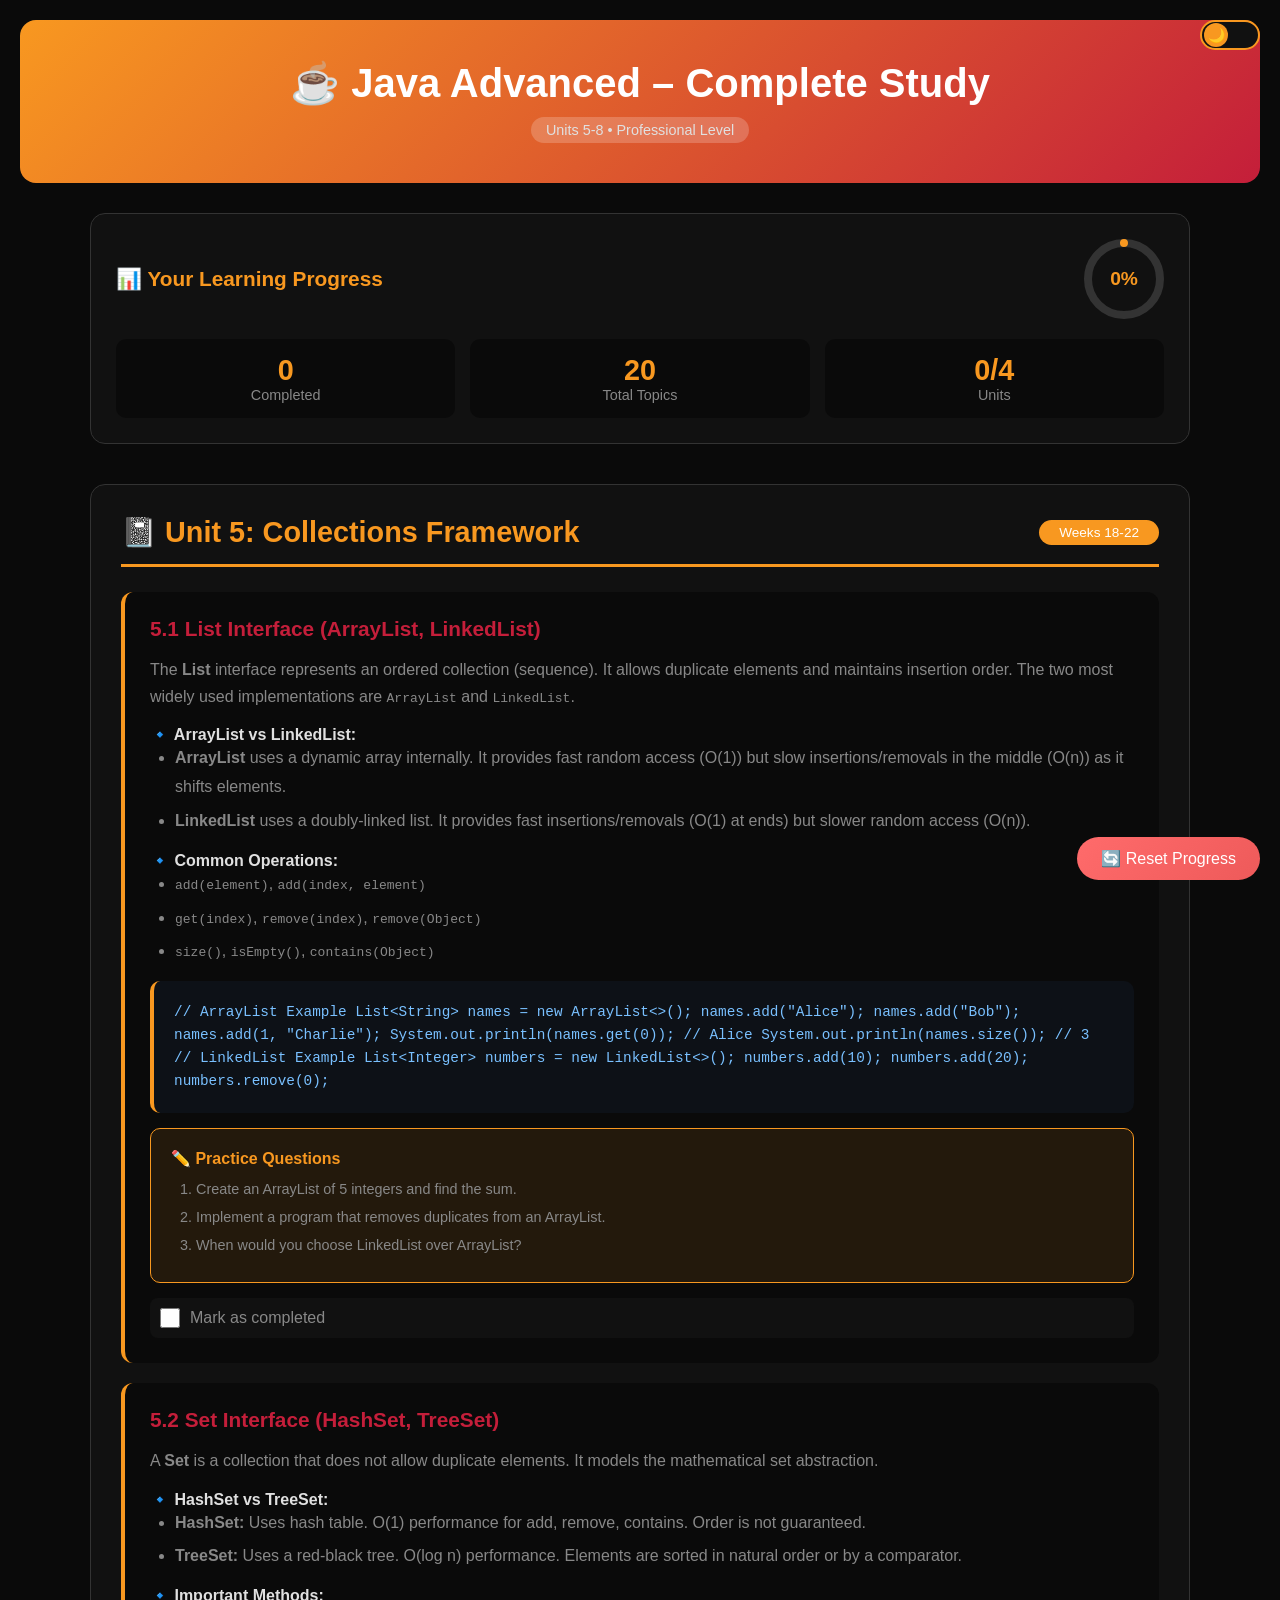
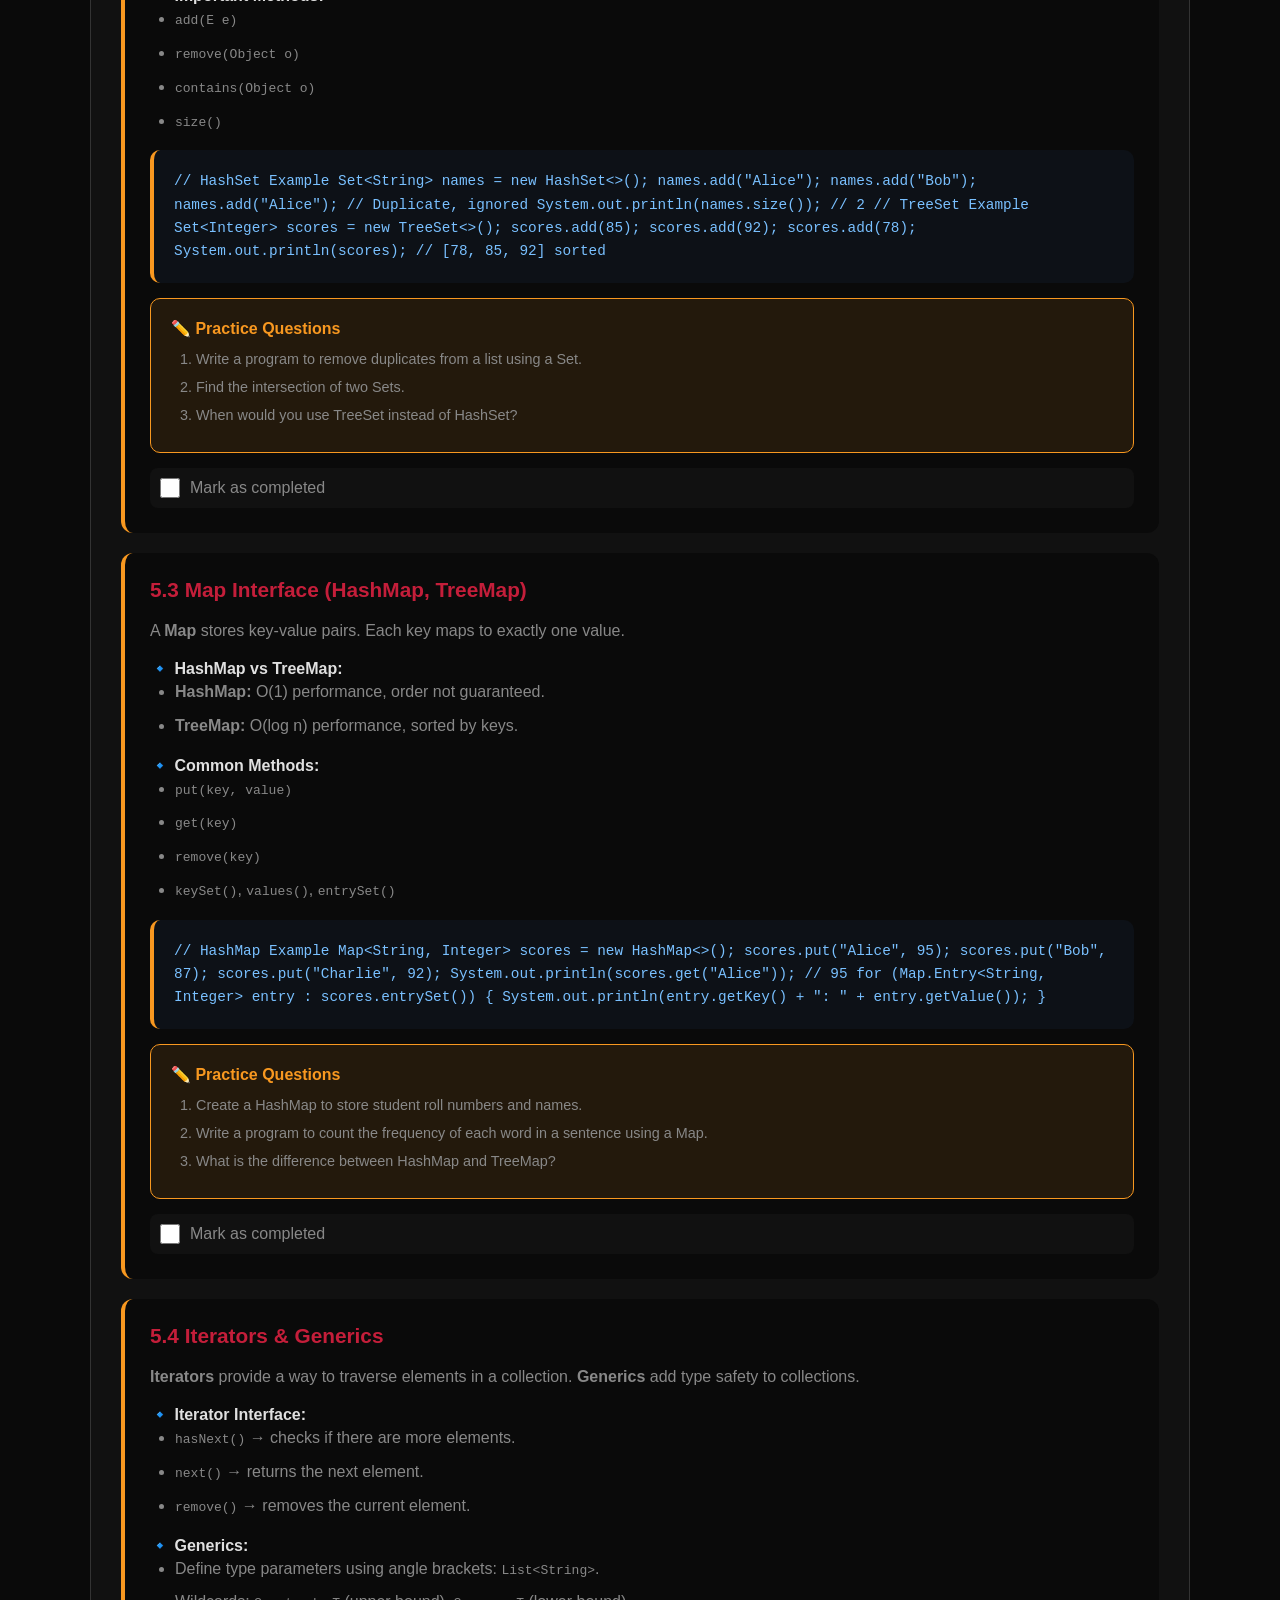
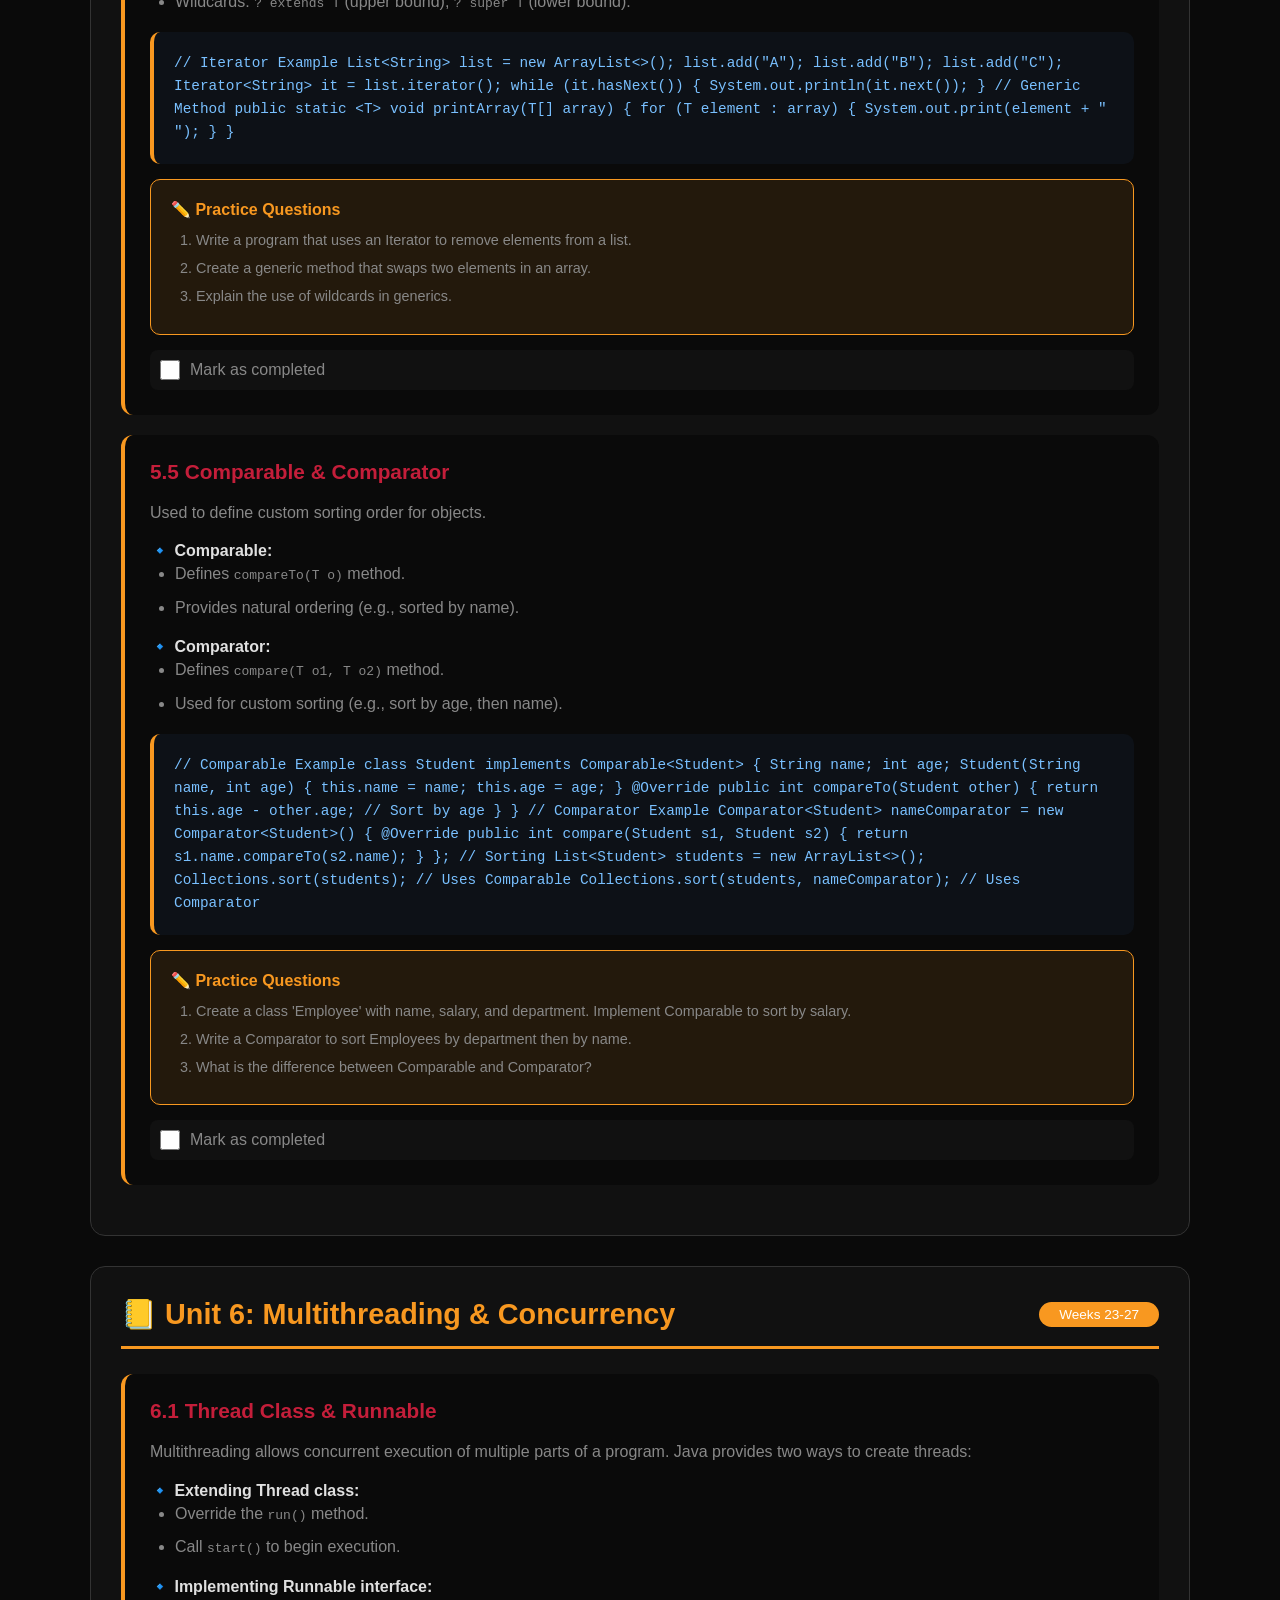
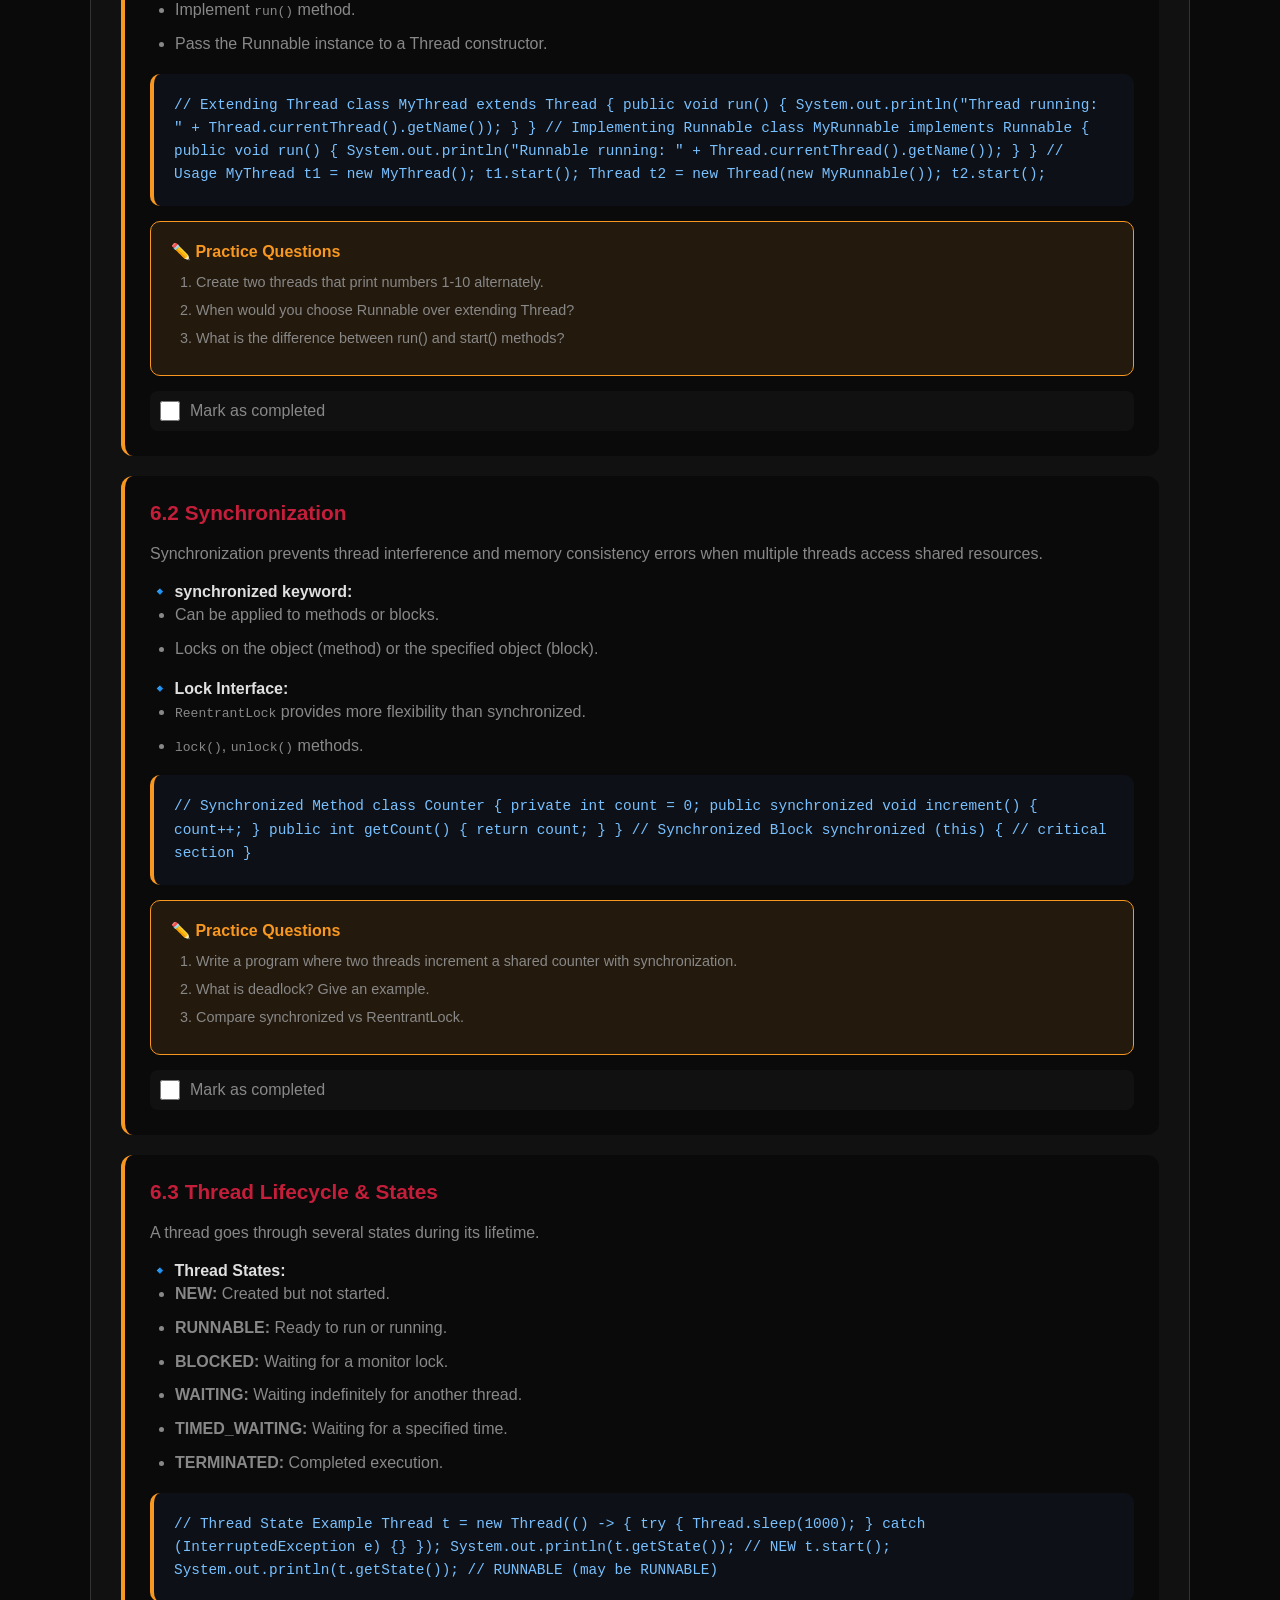
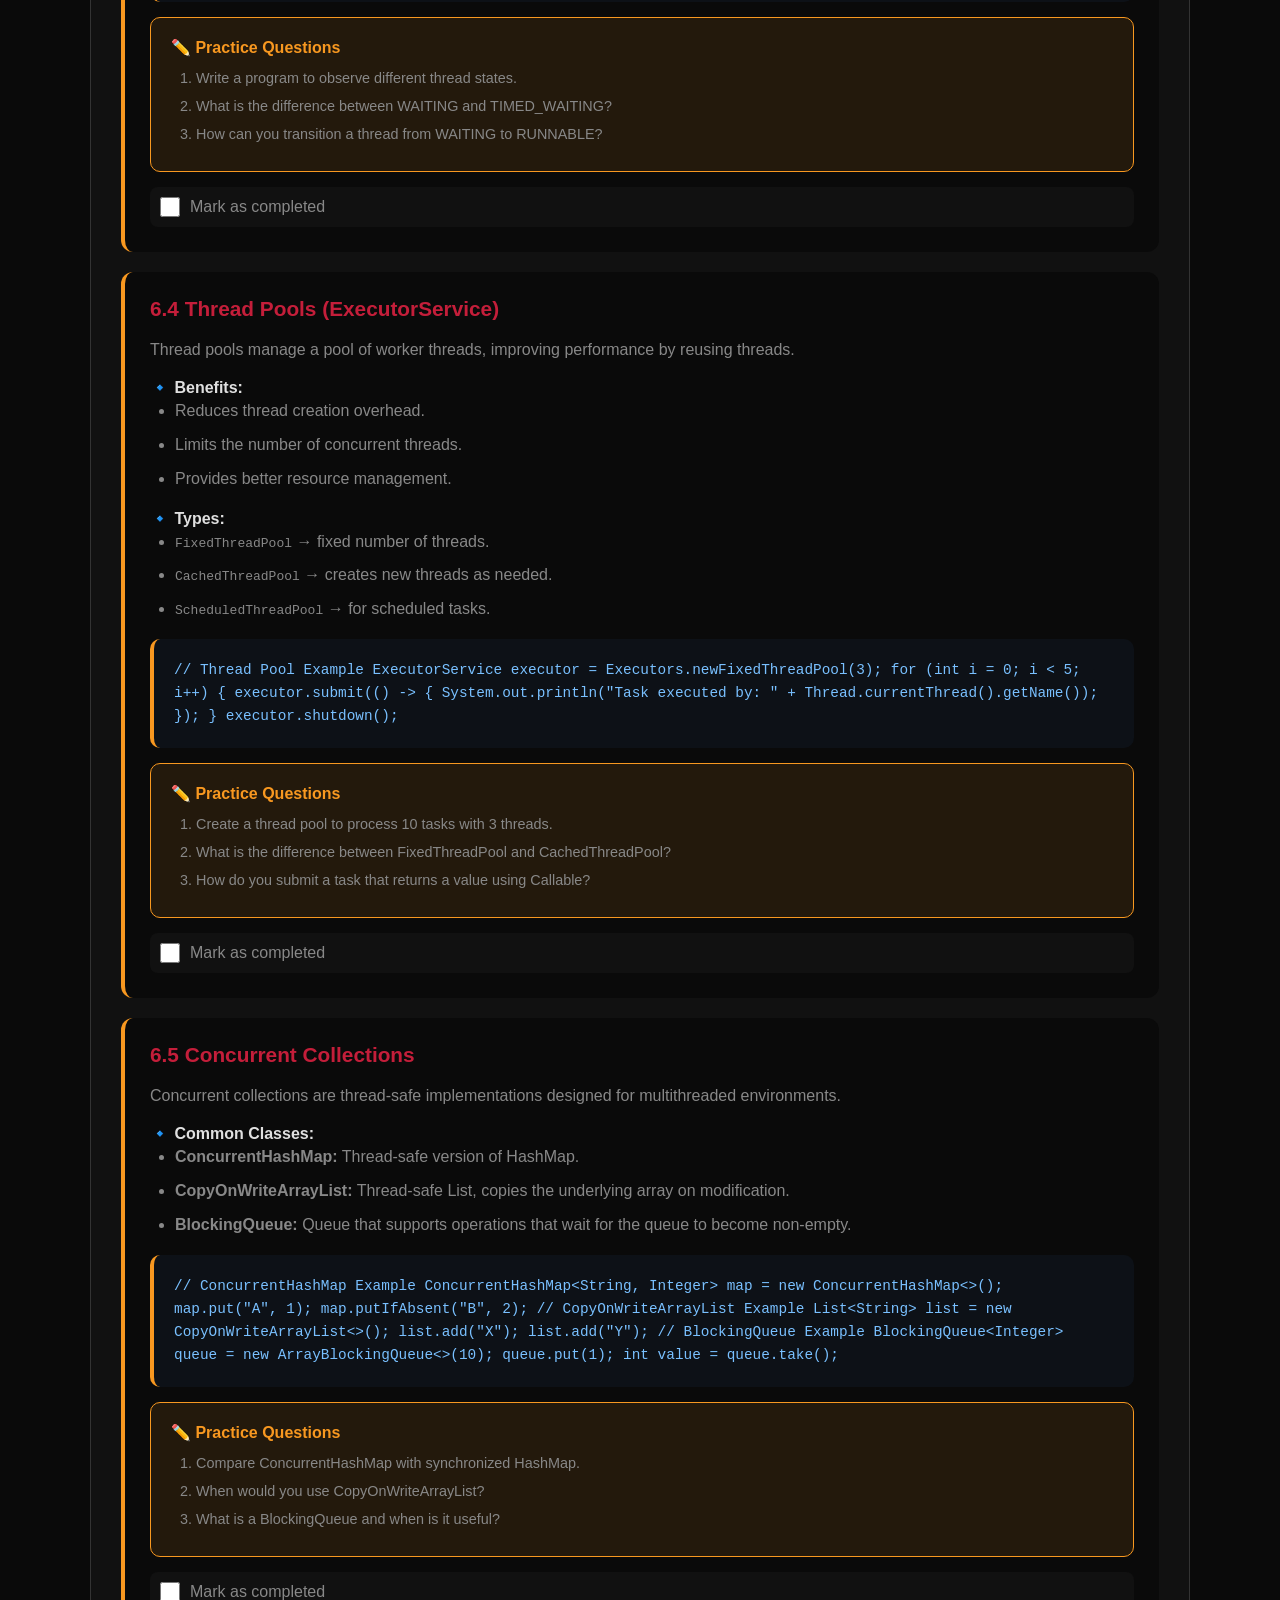
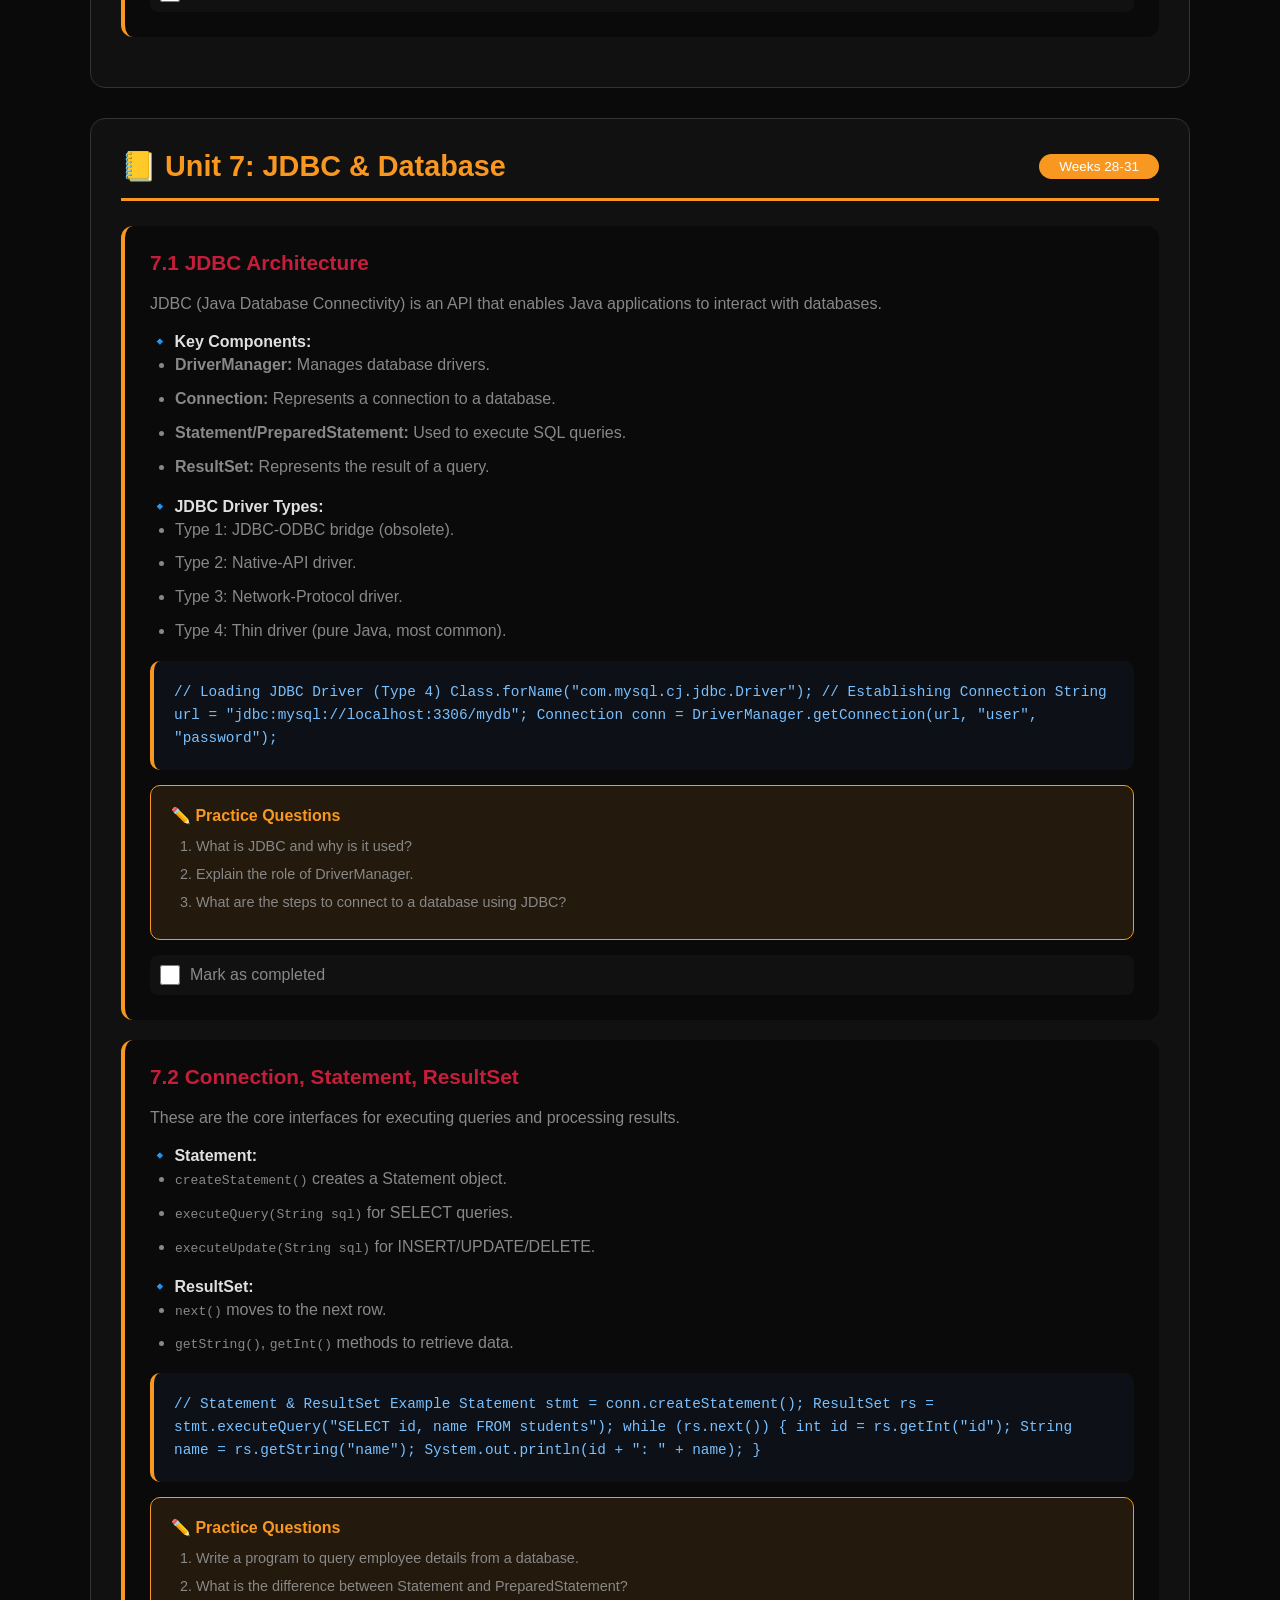
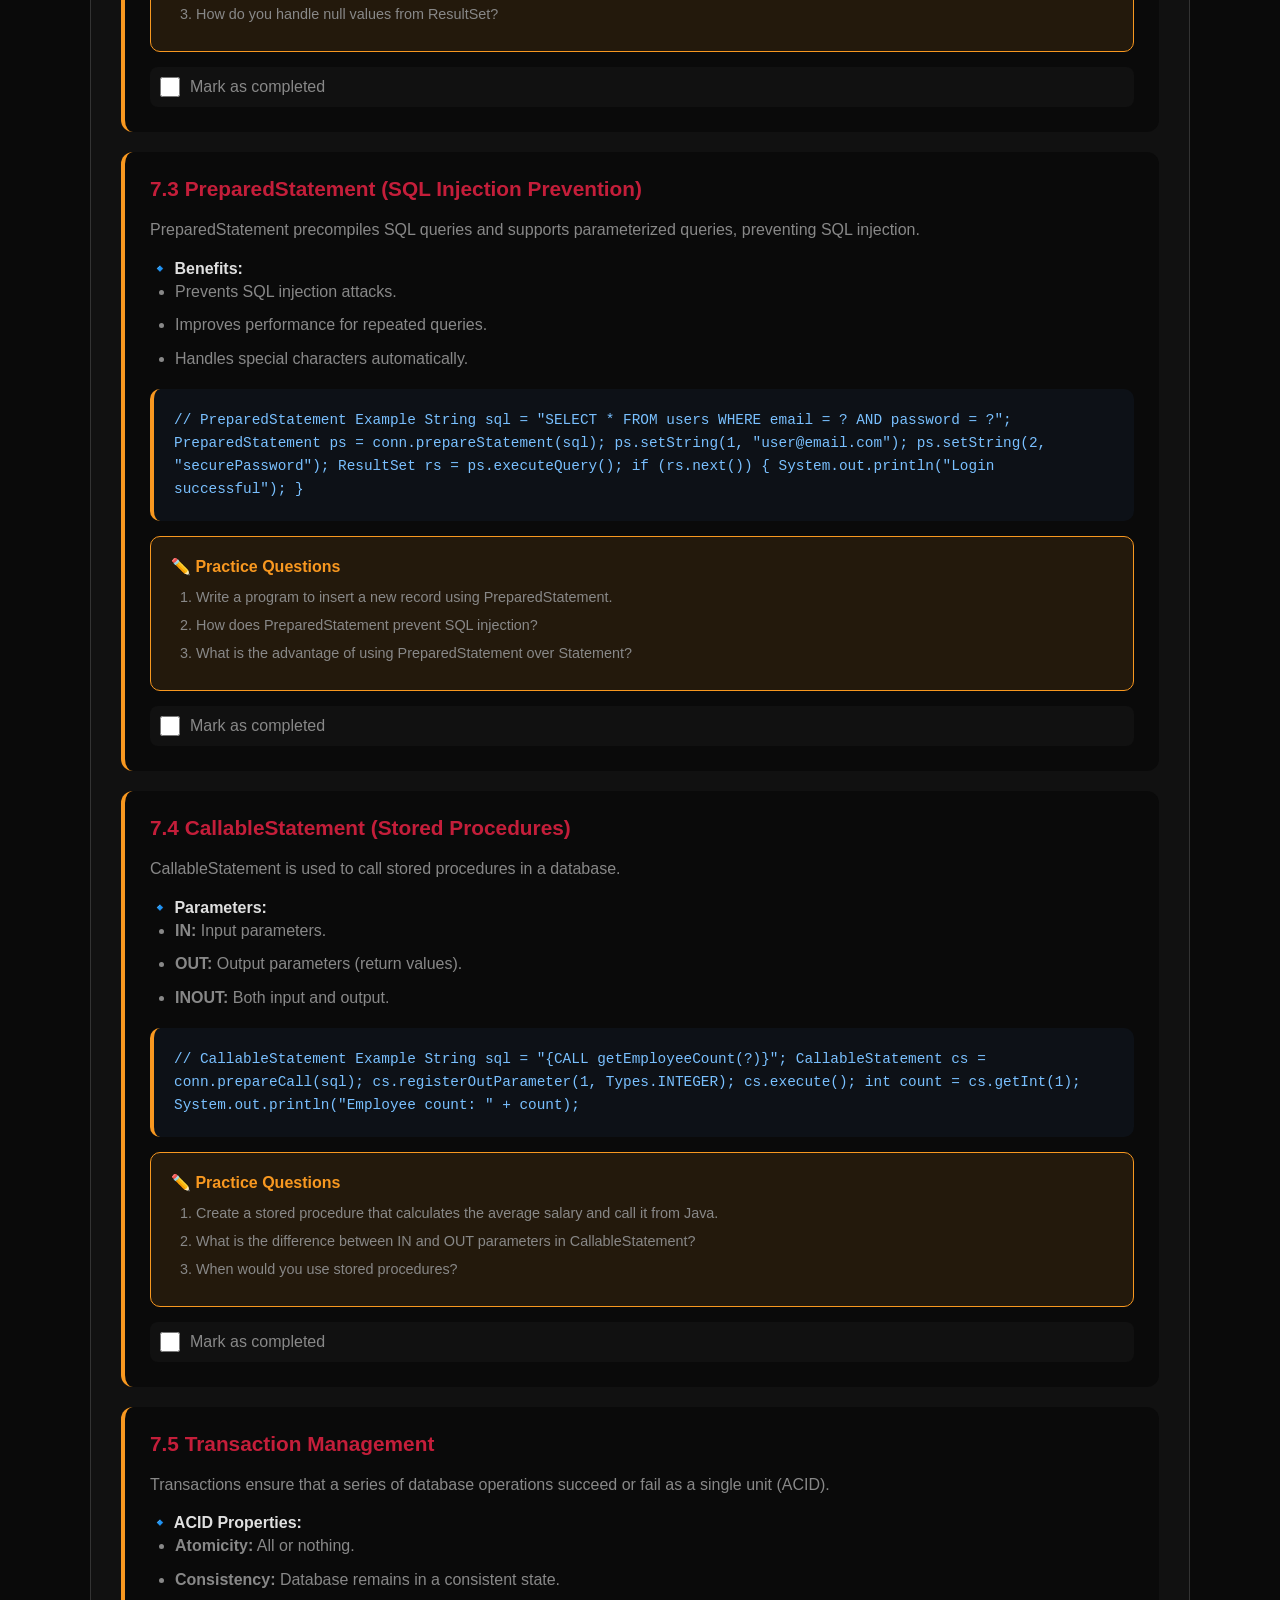
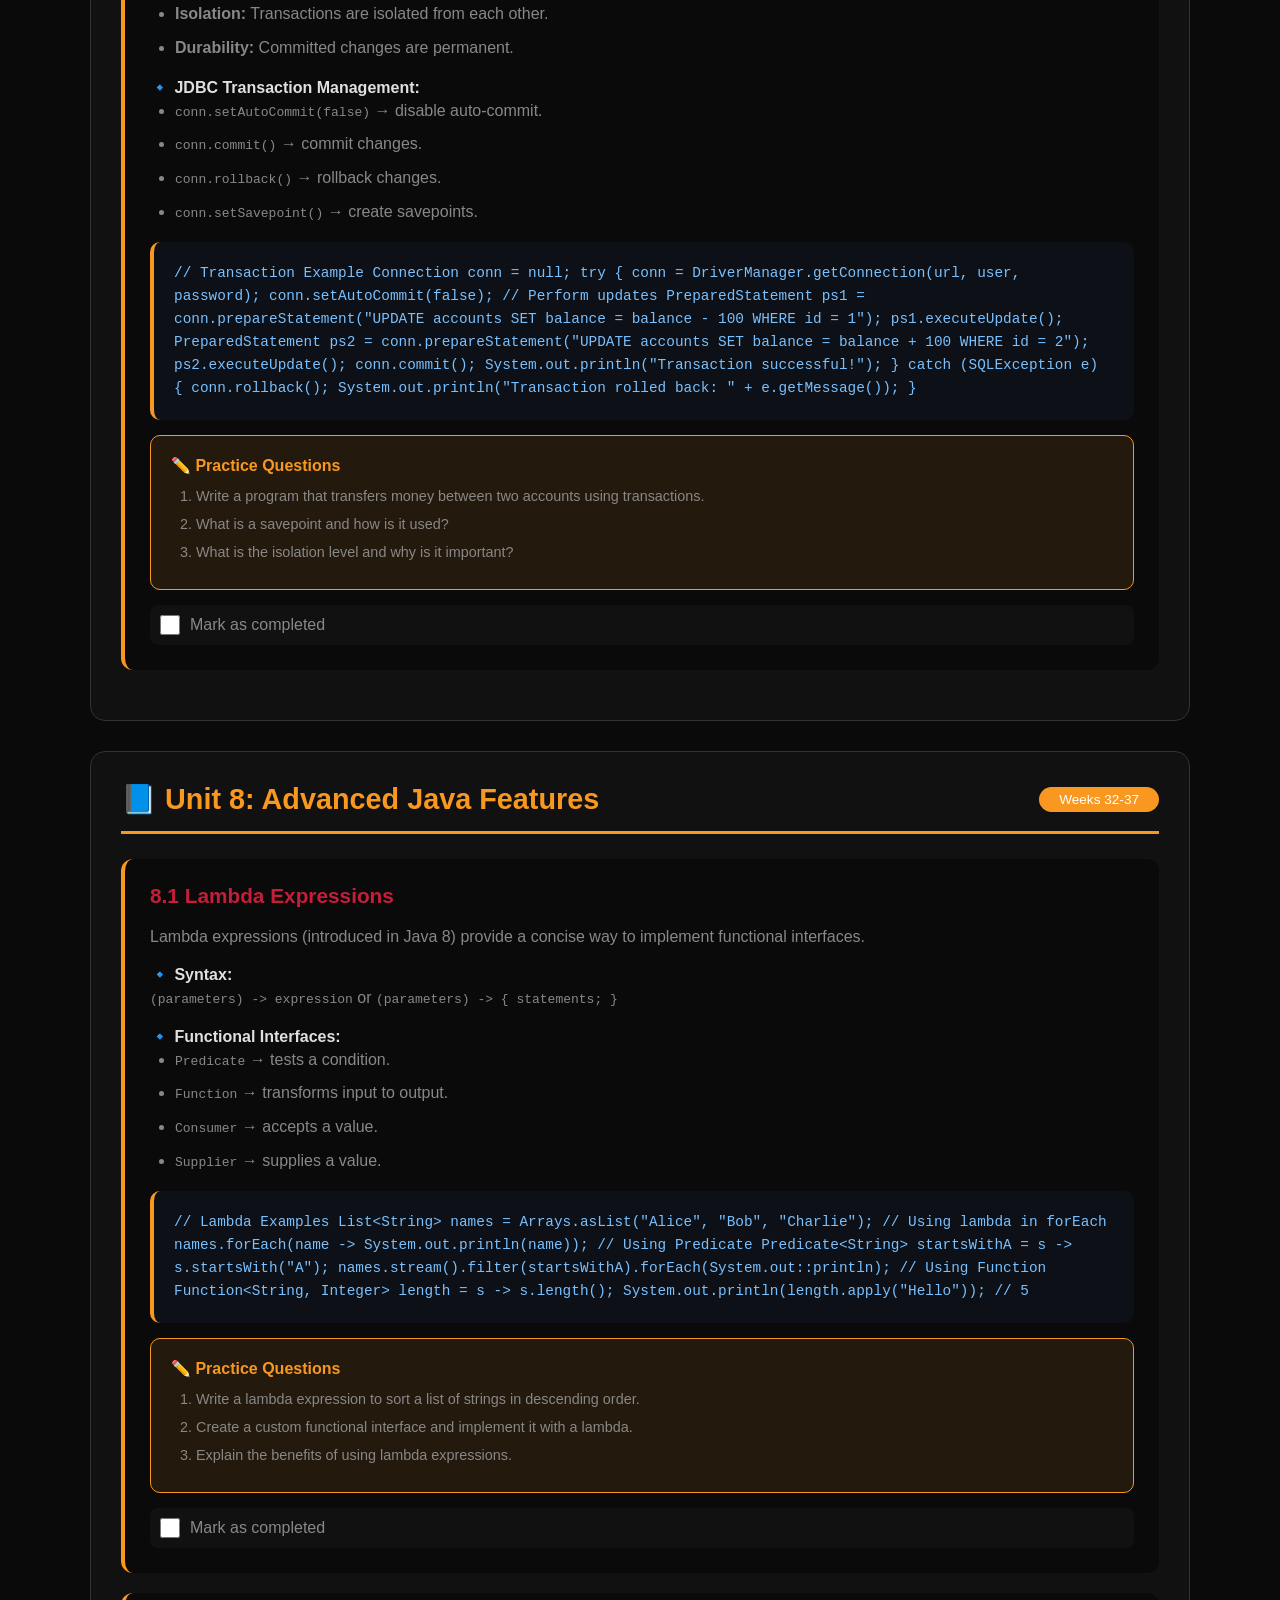
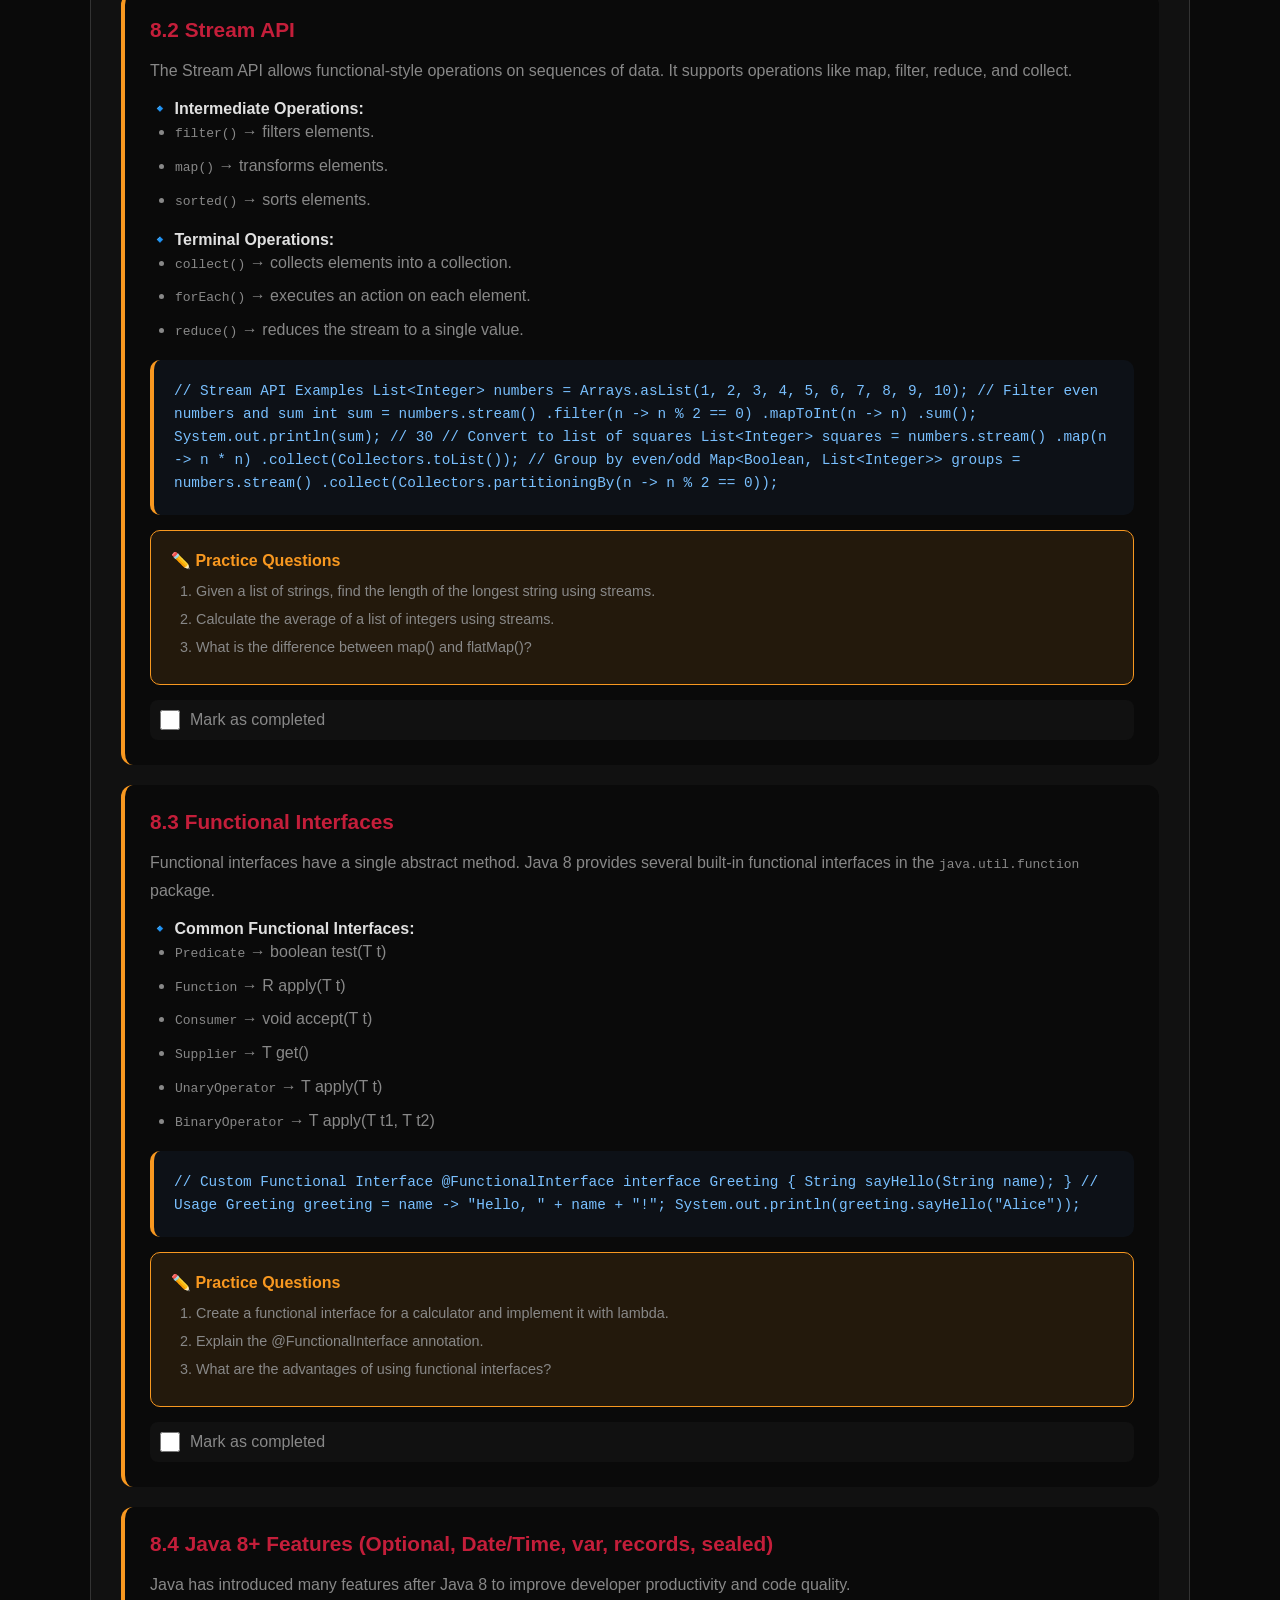
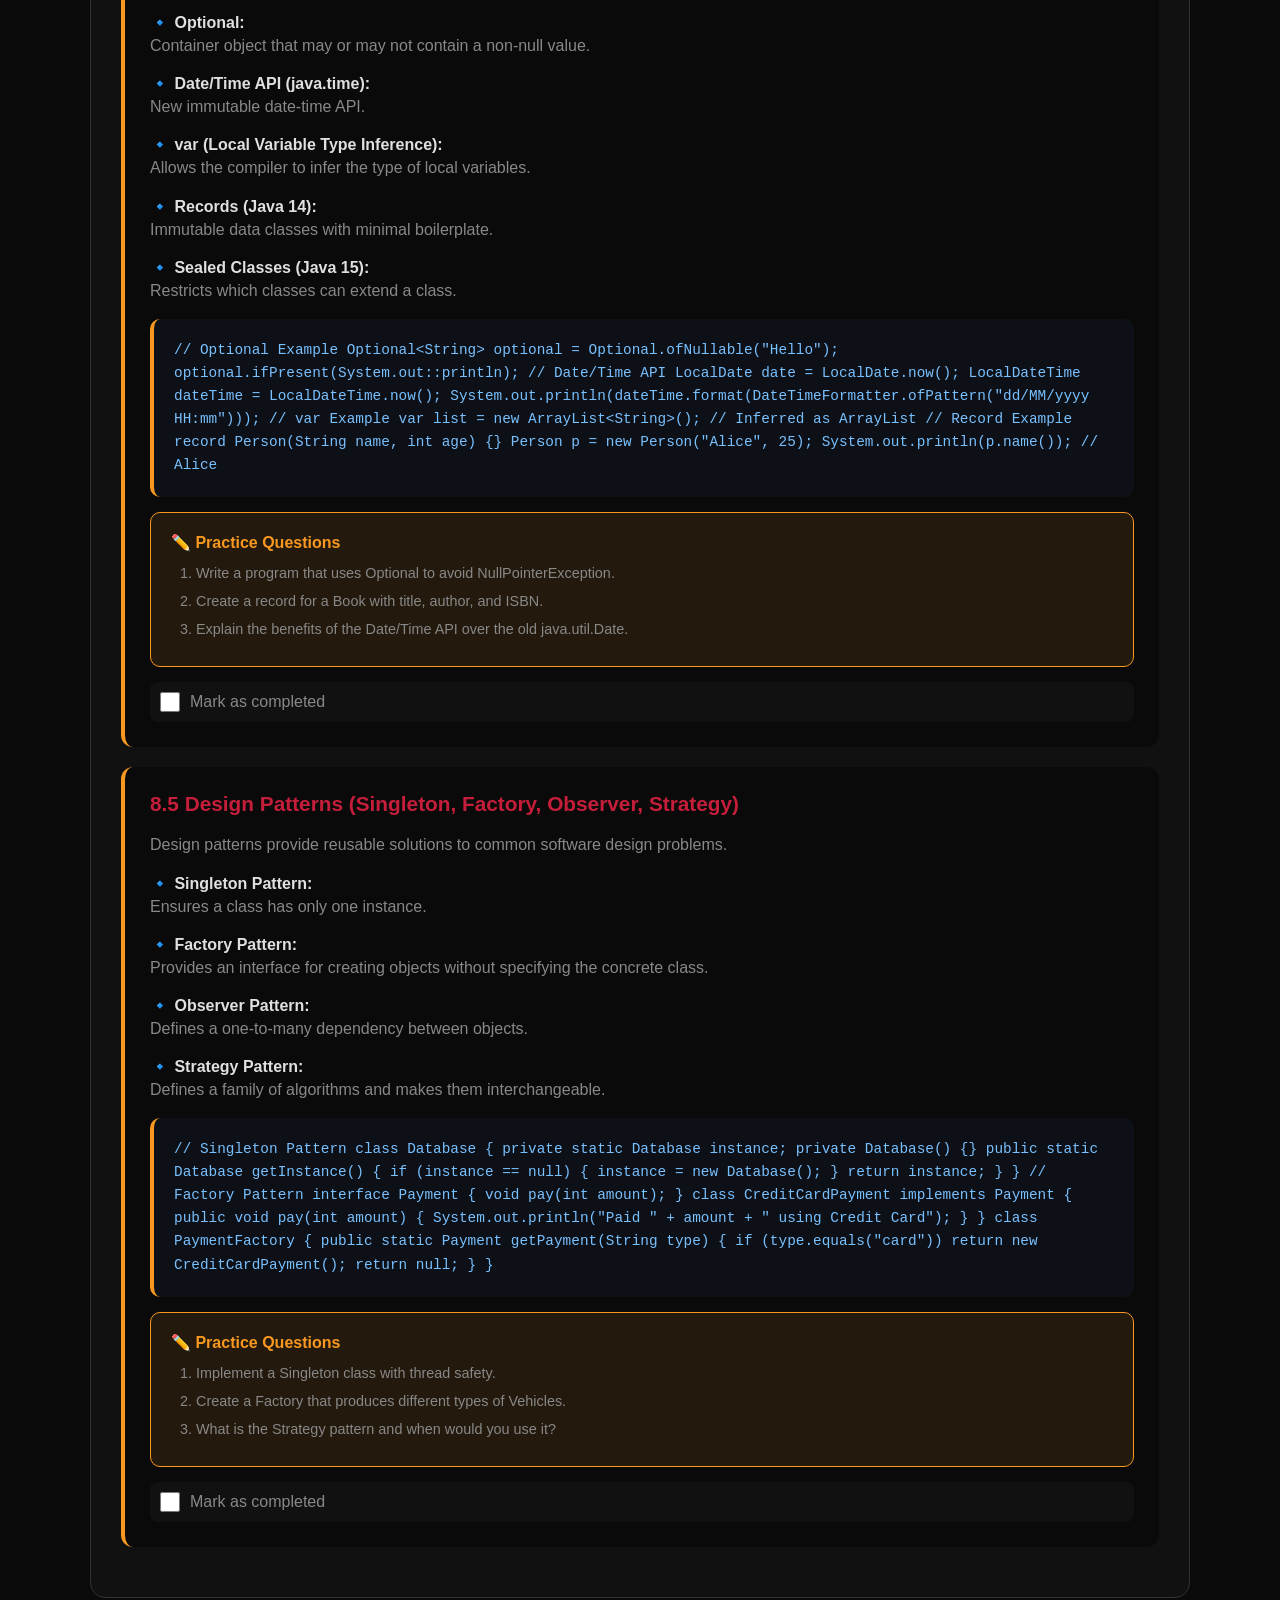
<file: Javaadvancelevel.html>
<!DOCTYPE html>
<html lang="en" data-theme="dark">
<head>
    <meta charset="UTF-8">
    <meta name="viewport" content="width=device-width, initial-scale=1.0">
    <title>Java Advanced – Complete Study</title>
    <style>
        :root {
            --bg-primary: #0a0a0a;
            --bg-secondary: #111111;
            --bg-card: #111111;
            --text-primary: #e0e0e0;
            --text-secondary: #888888;
            --accent: #f89820;
            --accent-secondary: #c41e3a;
            --border: #333333;
            --success: #00ff88;
            --code-bg: #0d1117;
        }
        [data-theme="light"] {
            --bg-primary: #f0f0f0;
            --bg-secondary: #ffffff;
            --bg-card: #ffffff;
            --text-primary: #1a1a1a;
            --text-secondary: #666666;
            --accent: #e76f00;
            --accent-secondary: #c41e3a;
            --border: #e0e0e0;
            --success: #00cc6a;
            --code-bg: #f0f0f0;
        }
        * { margin: 0; padding: 0; box-sizing: border-box; }
        body {
            font-family: 'Segoe UI', Tahoma, Geneva, Verdana, sans-serif;
            background: var(--bg-primary);
            color: var(--text-primary);
            min-height: 100vh;
            transition: all 0.3s ease;
            padding: 20px;
        }
        .theme-toggle {
            position: fixed; top: 20px; right: 20px;
            width: 60px; height: 30px;
            background: var(--bg-card);
            border: 2px solid var(--accent);
            border-radius: 30px;
            cursor: pointer;
            z-index: 1000;
            transition: all 0.3s ease;
        }
        .theme-toggle::after {
            content: '🌙';
            position: absolute;
            width: 24px; height: 24px;
            background: var(--accent);
            border-radius: 50%;
            top: 1px; left: 2px;
            transition: all 0.3s ease;
            display: flex;
            align-items: center;
            justify-content: center;
            font-size: 14px;
        }
        [data-theme="light"] .theme-toggle::after { content: '☀️'; left: 30px; }
        header {
            background: linear-gradient(135deg, var(--accent), var(--accent-secondary));
            padding: 40px 20px;
            text-align: center;
            border-radius: 16px;
            margin-bottom: 30px;
        }
        h1 { font-size: 2.5rem; margin-bottom: 10px; color: white; }
        .badge { display: inline-block; background: rgba(255,255,255,0.2); padding: 5px 15px; border-radius: 20px; font-size: 0.9rem; }
        .container { max-width: 1100px; margin: 0 auto; }
        .dashboard {
            background: var(--bg-card);
            border: 1px solid var(--border);
            border-radius: 15px;
            padding: 25px;
            margin-bottom: 40px;
        }
        .dashboard-header { display: flex; justify-content: space-between; align-items: center; margin-bottom: 20px; }
        .dashboard h2 { color: var(--accent); font-size: 1.3rem; }
        .ring-container { position: relative; width: 80px; height: 80px; }
        .ring-container svg { transform: rotate(-90deg); }
        .ring-bg { fill: none; stroke: var(--border); stroke-width: 8; }
        .ring-progress { fill: none; stroke: var(--accent); stroke-width: 8; stroke-linecap: round; stroke-dasharray: 226; stroke-dashoffset: 226; transition: stroke-dashoffset 0.5s ease; }
        .ring-text { position: absolute; top: 50%; left: 50%; transform: translate(-50%, -50%); font-size: 1.2rem; font-weight: bold; color: var(--accent); }
        .stats-grid { display: grid; grid-template-columns: repeat(3, 1fr); gap: 15px; }
        .stat-item { text-align: center; padding: 15px; background: var(--bg-primary); border-radius: 10px; }
        .stat-item .value { font-size: 1.8rem; font-weight: bold; color: var(--accent); }
        .stat-item .label { font-size: 0.9rem; color: var(--text-secondary); }
        .unit-section {
            background: var(--bg-card);
            border: 1px solid var(--border);
            border-radius: 15px;
            padding: 30px;
            margin-bottom: 30px;
        }
        .unit-header {
            display: flex;
            justify-content: space-between;
            align-items: center;
            margin-bottom: 25px;
            padding-bottom: 15px;
            border-bottom: 3px solid var(--accent);
        }
        .unit-header h2 { color: var(--accent); font-size: 1.8rem; }
        .unit-badge { background: var(--accent); color: white; padding: 5px 20px; border-radius: 20px; font-size: 0.85rem; }
        .topic {
            background: var(--bg-primary);
            border-radius: 12px;
            padding: 25px;
            margin-bottom: 20px;
            border-left: 4px solid var(--accent);
        }
        .topic h3 { color: var(--accent-secondary); font-size: 1.3rem; margin-bottom: 15px; }
        .topic p { color: var(--text-secondary); line-height: 1.7; margin-bottom: 15px; }
        .topic .sub-topic { color: var(--text-primary); font-weight: 600; margin-top: 15px; display: block; font-size: 1rem; }
        .topic ul, .topic ol { padding-left: 25px; color: var(--text-secondary); line-height: 1.8; }
        .topic li { margin-bottom: 5px; }
        .code-block {
            background: var(--code-bg);
            padding: 20px;
            border-radius: 10px;
            margin: 15px 0;
            font-family: 'Courier New', monospace;
            overflow-x: auto;
            border-left: 4px solid var(--accent);
            color: #79c0ff;
            font-size: 0.9rem;
            line-height: 1.6;
        }
        .practice-box {
            background: rgba(248,152,32,0.1);
            border: 1px solid var(--accent);
            border-radius: 10px;
            padding: 20px;
            margin: 15px 0;
        }
        .practice-box h4 { color: var(--accent); margin-bottom: 10px; font-size: 1rem; }
        .practice-box p, .practice-box li { color: var(--text-secondary); font-size: 0.9rem; line-height: 1.6; }
        .practice-box ol { padding-left: 25px; }
        .checkbox-container {
            display: flex;
            align-items: center;
            gap: 10px;
            margin-top: 15px;
            padding: 10px;
            background: var(--bg-secondary);
            border-radius: 8px;
            cursor: pointer;
        }
        .checkbox-container input[type="checkbox"] { width: 20px; height: 20px; accent-color: var(--accent); cursor: pointer; }
        .checkbox-container label { color: var(--text-secondary); cursor: pointer; user-select: none; }
        .checkbox-container.completed label { text-decoration: line-through; color: var(--success); }
        .reset-btn {
            position: fixed;
            bottom: 20px; right: 20px;
            padding: 12px 24px;
            background: linear-gradient(135deg, #ff6b6b, #ee5a5a);
            color: white;
            border: none;
            border-radius: 25px;
            cursor: pointer;
            font-size: 1rem;
            transition: all 0.3s ease;
            z-index: 1000;
        }
        .reset-btn:hover { transform: translateY(-3px); box-shadow: 0 5px 20px rgba(255,107,107,0.4); }
        .toast {
            position: fixed;
            bottom: 80px; right: 20px;
            background: var(--bg-secondary);
            color: var(--text-primary);
            padding: 15px 25px;
            border-radius: 10px;
            border-left: 4px solid var(--accent);
            box-shadow: 0 5px 20px rgba(0,0,0,0.3);
            transform: translateX(150%);
            transition: transform 0.3s ease;
            z-index: 1001;
        }
        .toast.show { transform: translateX(0); }
        @media (max-width: 768px) { .stats-grid { grid-template-columns: 1fr; } .unit-header { flex-direction: column; gap: 10px; text-align: center; } }
    </style>
</head>
<body>
    <div class="theme-toggle" onclick="toggleTheme()"></div>
    <header>
        <h1>☕ Java Advanced – Complete Study</h1>
        <span class="badge">Units 5-8 • Professional Level</span>
    </header>
    <div class="container">
        <div class="dashboard">
            <div class="dashboard-header">
                <h2>📊 Your Learning Progress</h2>
                <div style="position: relative; width: 80px; height: 80px;">
                    <svg width="80" height="80" style="transform: rotate(-90deg);">
                        <circle fill="none" stroke="var(--border)" stroke-width="8" cx="40" cy="40" r="36"></circle>
                        <circle fill="none" stroke="var(--accent)" stroke-width="8" cx="40" cy="40" r="36" stroke-linecap="round" stroke-dasharray="226" id="progressRing" style="stroke-dashoffset: 226; transition: stroke-dashoffset 0.5s ease;"></circle>
                    </svg>
                    <span class="ring-text" id="progressPercent">0%</span>
                </div>
            </div>
            <div class="stats-grid">
                <div class="stat-item"><div class="value" id="completedCount">0</div><div class="label">Completed</div></div>
                <div class="stat-item"><div class="value" id="totalTopics">20</div><div class="label">Total Topics</div></div>
                <div class="stat-item"><div class="value" id="unitsCompleted">0/4</div><div class="label">Units</div></div>
            </div>
        </div>

        <!-- UNIT 5 -->
        <div class="unit-section">
            <div class="unit-header"><h2>📓 Unit 5: Collections Framework</h2><span class="unit-badge">Weeks 18-22</span></div>

            <div class="topic">
                <h3>5.1 List Interface (ArrayList, LinkedList)</h3>
                <p>The <strong>List</strong> interface represents an ordered collection (sequence). It allows duplicate elements and maintains insertion order. The two most widely used implementations are <code>ArrayList</code> and <code>LinkedList</code>.</p>
                <span class="sub-topic">🔹 ArrayList vs LinkedList:</span>
                <ul>
                    <li><strong>ArrayList</strong> uses a dynamic array internally. It provides fast random access (O(1)) but slow insertions/removals in the middle (O(n)) as it shifts elements.</li>
                    <li><strong>LinkedList</strong> uses a doubly-linked list. It provides fast insertions/removals (O(1) at ends) but slower random access (O(n)).</li>
                </ul>
                <span class="sub-topic">🔹 Common Operations:</span>
                <ul>
                    <li><code>add(element)</code>, <code>add(index, element)</code></li>
                    <li><code>get(index)</code>, <code>remove(index)</code>, <code>remove(Object)</code></li>
                    <li><code>size()</code>, <code>isEmpty()</code>, <code>contains(Object)</code></li>
                </ul>
                <div class="code-block">
// ArrayList Example
List&lt;String&gt; names = new ArrayList&lt;&gt;();
names.add("Alice");
names.add("Bob");
names.add(1, "Charlie");

System.out.println(names.get(0)); // Alice
System.out.println(names.size()); // 3

// LinkedList Example
List&lt;Integer&gt; numbers = new LinkedList&lt;&gt;();
numbers.add(10);
numbers.add(20);
numbers.remove(0);
                </div>
                <div class="practice-box">
                    <h4>✏️ Practice Questions</h4>
                    <ol>
                        <li>Create an ArrayList of 5 integers and find the sum.</li>
                        <li>Implement a program that removes duplicates from an ArrayList.</li>
                        <li>When would you choose LinkedList over ArrayList?</li>
                    </ol>
                </div>
                <div class="checkbox-container" onclick="toggleComplete(this)"><input type="checkbox" id="a1"><label for="a1">Mark as completed</label></div>
            </div>

            <div class="topic">
                <h3>5.2 Set Interface (HashSet, TreeSet)</h3>
                <p>A <strong>Set</strong> is a collection that does not allow duplicate elements. It models the mathematical set abstraction.</p>
                <span class="sub-topic">🔹 HashSet vs TreeSet:</span>
                <ul>
                    <li><strong>HashSet:</strong> Uses hash table. O(1) performance for add, remove, contains. Order is not guaranteed.</li>
                    <li><strong>TreeSet:</strong> Uses a red-black tree. O(log n) performance. Elements are sorted in natural order or by a comparator.</li>
                </ul>
                <span class="sub-topic">🔹 Important Methods:</span>
                <ul>
                    <li><code>add(E e)</code></li>
                    <li><code>remove(Object o)</code></li>
                    <li><code>contains(Object o)</code></li>
                    <li><code>size()</code></li>
                </ul>
                <div class="code-block">
// HashSet Example
Set&lt;String&gt; names = new HashSet&lt;&gt;();
names.add("Alice");
names.add("Bob");
names.add("Alice"); // Duplicate, ignored
System.out.println(names.size()); // 2

// TreeSet Example
Set&lt;Integer&gt; scores = new TreeSet&lt;&gt;();
scores.add(85);
scores.add(92);
scores.add(78);
System.out.println(scores); // [78, 85, 92] sorted
                </div>
                <div class="practice-box">
                    <h4>✏️ Practice Questions</h4>
                    <ol>
                        <li>Write a program to remove duplicates from a list using a Set.</li>
                        <li>Find the intersection of two Sets.</li>
                        <li>When would you use TreeSet instead of HashSet?</li>
                    </ol>
                </div>
                <div class="checkbox-container" onclick="toggleComplete(this)"><input type="checkbox" id="a2"><label for="a2">Mark as completed</label></div>
            </div>

            <div class="topic">
                <h3>5.3 Map Interface (HashMap, TreeMap)</h3>
                <p>A <strong>Map</strong> stores key-value pairs. Each key maps to exactly one value.</p>
                <span class="sub-topic">🔹 HashMap vs TreeMap:</span>
                <ul>
                    <li><strong>HashMap:</strong> O(1) performance, order not guaranteed.</li>
                    <li><strong>TreeMap:</strong> O(log n) performance, sorted by keys.</li>
                </ul>
                <span class="sub-topic">🔹 Common Methods:</span>
                <ul>
                    <li><code>put(key, value)</code></li>
                    <li><code>get(key)</code></li>
                    <li><code>remove(key)</code></li>
                    <li><code>keySet()</code>, <code>values()</code>, <code>entrySet()</code></li>
                </ul>
                <div class="code-block">
// HashMap Example
Map&lt;String, Integer&gt; scores = new HashMap&lt;&gt;();
scores.put("Alice", 95);
scores.put("Bob", 87);
scores.put("Charlie", 92);

System.out.println(scores.get("Alice")); // 95

for (Map.Entry&lt;String, Integer&gt; entry : scores.entrySet()) {
    System.out.println(entry.getKey() + ": " + entry.getValue());
}
                </div>
                <div class="practice-box">
                    <h4>✏️ Practice Questions</h4>
                    <ol>
                        <li>Create a HashMap to store student roll numbers and names.</li>
                        <li>Write a program to count the frequency of each word in a sentence using a Map.</li>
                        <li>What is the difference between HashMap and TreeMap?</li>
                    </ol>
                </div>
                <div class="checkbox-container" onclick="toggleComplete(this)"><input type="checkbox" id="a3"><label for="a3">Mark as completed</label></div>
            </div>

            <div class="topic">
                <h3>5.4 Iterators & Generics</h3>
                <p><strong>Iterators</strong> provide a way to traverse elements in a collection. <strong>Generics</strong> add type safety to collections.</p>
                <span class="sub-topic">🔹 Iterator Interface:</span>
                <ul>
                    <li><code>hasNext()</code> → checks if there are more elements.</li>
                    <li><code>next()</code> → returns the next element.</li>
                    <li><code>remove()</code> → removes the current element.</li>
                </ul>
                <span class="sub-topic">🔹 Generics:</span>
                <ul>
                    <li>Define type parameters using angle brackets: <code>List&lt;String&gt;</code>.</li>
                    <li>Wildcards: <code>? extends T</code> (upper bound), <code>? super T</code> (lower bound).</li>
                </ul>
                <div class="code-block">
// Iterator Example
List&lt;String&gt; list = new ArrayList&lt;&gt;();
list.add("A");
list.add("B");
list.add("C");

Iterator&lt;String&gt; it = list.iterator();
while (it.hasNext()) {
    System.out.println(it.next());
}

// Generic Method
public static &lt;T&gt; void printArray(T[] array) {
    for (T element : array) {
        System.out.print(element + " ");
    }
}
                </div>
                <div class="practice-box">
                    <h4>✏️ Practice Questions</h4>
                    <ol>
                        <li>Write a program that uses an Iterator to remove elements from a list.</li>
                        <li>Create a generic method that swaps two elements in an array.</li>
                        <li>Explain the use of wildcards in generics.</li>
                    </ol>
                </div>
                <div class="checkbox-container" onclick="toggleComplete(this)"><input type="checkbox" id="a4"><label for="a4">Mark as completed</label></div>
            </div>

            <div class="topic">
                <h3>5.5 Comparable & Comparator</h3>
                <p>Used to define custom sorting order for objects.</p>
                <span class="sub-topic">🔹 Comparable:</span>
                <ul>
                    <li>Defines <code>compareTo(T o)</code> method.</li>
                    <li>Provides natural ordering (e.g., sorted by name).</li>
                </ul>
                <span class="sub-topic">🔹 Comparator:</span>
                <ul>
                    <li>Defines <code>compare(T o1, T o2)</code> method.</li>
                    <li>Used for custom sorting (e.g., sort by age, then name).</li>
                </ul>
                <div class="code-block">
// Comparable Example
class Student implements Comparable&lt;Student&gt; {
    String name;
    int age;

    Student(String name, int age) {
        this.name = name;
        this.age = age;
    }

    @Override
    public int compareTo(Student other) {
        return this.age - other.age; // Sort by age
    }
}

// Comparator Example
Comparator&lt;Student&gt; nameComparator = new Comparator&lt;Student&gt;() {
    @Override
    public int compare(Student s1, Student s2) {
        return s1.name.compareTo(s2.name);
    }
};

// Sorting
List&lt;Student&gt; students = new ArrayList&lt;&gt;();
Collections.sort(students); // Uses Comparable
Collections.sort(students, nameComparator); // Uses Comparator
                </div>
                <div class="practice-box">
                    <h4>✏️ Practice Questions</h4>
                    <ol>
                        <li>Create a class 'Employee' with name, salary, and department. Implement Comparable to sort by salary.</li>
                        <li>Write a Comparator to sort Employees by department then by name.</li>
                        <li>What is the difference between Comparable and Comparator?</li>
                    </ol>
                </div>
                <div class="checkbox-container" onclick="toggleComplete(this)"><input type="checkbox" id="a5"><label for="a5">Mark as completed</label></div>
            </div>
        </div>

        <!-- UNIT 6: Multithreading -->
        <div class="unit-section">
            <div class="unit-header"><h2>📒 Unit 6: Multithreading & Concurrency</h2><span class="unit-badge">Weeks 23-27</span></div>

            <div class="topic">
                <h3>6.1 Thread Class & Runnable</h3>
                <p>Multithreading allows concurrent execution of multiple parts of a program. Java provides two ways to create threads:</p>
                <span class="sub-topic">🔹 Extending Thread class:</span>
                <ul>
                    <li>Override the <code>run()</code> method.</li>
                    <li>Call <code>start()</code> to begin execution.</li>
                </ul>
                <span class="sub-topic">🔹 Implementing Runnable interface:</span>
                <ul>
                    <li>Implement <code>run()</code> method.</li>
                    <li>Pass the Runnable instance to a Thread constructor.</li>
                </ul>
                <div class="code-block">
// Extending Thread
class MyThread extends Thread {
    public void run() {
        System.out.println("Thread running: " + Thread.currentThread().getName());
    }
}

// Implementing Runnable
class MyRunnable implements Runnable {
    public void run() {
        System.out.println("Runnable running: " + Thread.currentThread().getName());
    }
}

// Usage
MyThread t1 = new MyThread();
t1.start();

Thread t2 = new Thread(new MyRunnable());
t2.start();
                </div>
                <div class="practice-box">
                    <h4>✏️ Practice Questions</h4>
                    <ol>
                        <li>Create two threads that print numbers 1-10 alternately.</li>
                        <li>When would you choose Runnable over extending Thread?</li>
                        <li>What is the difference between run() and start() methods?</li>
                    </ol>
                </div>
                <div class="checkbox-container" onclick="toggleComplete(this)"><input type="checkbox" id="a6"><label for="a6">Mark as completed</label></div>
            </div>

            <div class="topic">
                <h3>6.2 Synchronization</h3>
                <p>Synchronization prevents thread interference and memory consistency errors when multiple threads access shared resources.</p>
                <span class="sub-topic">🔹 synchronized keyword:</span>
                <ul>
                    <li>Can be applied to methods or blocks.</li>
                    <li>Locks on the object (method) or the specified object (block).</li>
                </ul>
                <span class="sub-topic">🔹 Lock Interface:</span>
                <ul>
                    <li><code>ReentrantLock</code> provides more flexibility than synchronized.</li>
                    <li><code>lock()</code>, <code>unlock()</code> methods.</li>
                </ul>
                <div class="code-block">
// Synchronized Method
class Counter {
    private int count = 0;

    public synchronized void increment() {
        count++;
    }

    public int getCount() { return count; }
}

// Synchronized Block
synchronized (this) {
    // critical section
}
                </div>
                <div class="practice-box">
                    <h4>✏️ Practice Questions</h4>
                    <ol>
                        <li>Write a program where two threads increment a shared counter with synchronization.</li>
                        <li>What is deadlock? Give an example.</li>
                        <li>Compare synchronized vs ReentrantLock.</li>
                    </ol>
                </div>
                <div class="checkbox-container" onclick="toggleComplete(this)"><input type="checkbox" id="a7"><label for="a7">Mark as completed</label></div>
            </div>

            <div class="topic">
                <h3>6.3 Thread Lifecycle & States</h3>
                <p>A thread goes through several states during its lifetime.</p>
                <span class="sub-topic">🔹 Thread States:</span>
                <ul>
                    <li><strong>NEW:</strong> Created but not started.</li>
                    <li><strong>RUNNABLE:</strong> Ready to run or running.</li>
                    <li><strong>BLOCKED:</strong> Waiting for a monitor lock.</li>
                    <li><strong>WAITING:</strong> Waiting indefinitely for another thread.</li>
                    <li><strong>TIMED_WAITING:</strong> Waiting for a specified time.</li>
                    <li><strong>TERMINATED:</strong> Completed execution.</li>
                </ul>
                <div class="code-block">
// Thread State Example
Thread t = new Thread(() -> {
    try {
        Thread.sleep(1000);
    } catch (InterruptedException e) {}
});

System.out.println(t.getState()); // NEW
t.start();
System.out.println(t.getState()); // RUNNABLE (may be RUNNABLE)
                </div>
                <div class="practice-box">
                    <h4>✏️ Practice Questions</h4>
                    <ol>
                        <li>Write a program to observe different thread states.</li>
                        <li>What is the difference between WAITING and TIMED_WAITING?</li>
                        <li>How can you transition a thread from WAITING to RUNNABLE?</li>
                    </ol>
                </div>
                <div class="checkbox-container" onclick="toggleComplete(this)"><input type="checkbox" id="a8"><label for="a8">Mark as completed</label></div>
            </div>

            <div class="topic">
                <h3>6.4 Thread Pools (ExecutorService)</h3>
                <p>Thread pools manage a pool of worker threads, improving performance by reusing threads.</p>
                <span class="sub-topic">🔹 Benefits:</span>
                <ul>
                    <li>Reduces thread creation overhead.</li>
                    <li>Limits the number of concurrent threads.</li>
                    <li>Provides better resource management.</li>
                </ul>
                <span class="sub-topic">🔹 Types:</span>
                <ul>
                    <li><code>FixedThreadPool</code> → fixed number of threads.</li>
                    <li><code>CachedThreadPool</code> → creates new threads as needed.</li>
                    <li><code>ScheduledThreadPool</code> → for scheduled tasks.</li>
                </ul>
                <div class="code-block">
// Thread Pool Example
ExecutorService executor = Executors.newFixedThreadPool(3);

for (int i = 0; i < 5; i++) {
    executor.submit(() -> {
        System.out.println("Task executed by: " + Thread.currentThread().getName());
    });
}

executor.shutdown();
                </div>
                <div class="practice-box">
                    <h4>✏️ Practice Questions</h4>
                    <ol>
                        <li>Create a thread pool to process 10 tasks with 3 threads.</li>
                        <li>What is the difference between FixedThreadPool and CachedThreadPool?</li>
                        <li>How do you submit a task that returns a value using Callable?</li>
                    </ol>
                </div>
                <div class="checkbox-container" onclick="toggleComplete(this)"><input type="checkbox" id="a9"><label for="a9">Mark as completed</label></div>
            </div>

            <div class="topic">
                <h3>6.5 Concurrent Collections</h3>
                <p>Concurrent collections are thread-safe implementations designed for multithreaded environments.</p>
                <span class="sub-topic">🔹 Common Classes:</span>
                <ul>
                    <li><strong>ConcurrentHashMap:</strong> Thread-safe version of HashMap.</li>
                    <li><strong>CopyOnWriteArrayList:</strong> Thread-safe List, copies the underlying array on modification.</li>
                    <li><strong>BlockingQueue:</strong> Queue that supports operations that wait for the queue to become non-empty.</li>
                </ul>
                <div class="code-block">
// ConcurrentHashMap Example
ConcurrentHashMap&lt;String, Integer&gt; map = new ConcurrentHashMap&lt;&gt;();
map.put("A", 1);
map.putIfAbsent("B", 2);

// CopyOnWriteArrayList Example
List&lt;String&gt; list = new CopyOnWriteArrayList&lt;&gt;();
list.add("X");
list.add("Y");

// BlockingQueue Example
BlockingQueue&lt;Integer&gt; queue = new ArrayBlockingQueue&lt;&gt;(10);
queue.put(1);
int value = queue.take();
                </div>
                <div class="practice-box">
                    <h4>✏️ Practice Questions</h4>
                    <ol>
                        <li>Compare ConcurrentHashMap with synchronized HashMap.</li>
                        <li>When would you use CopyOnWriteArrayList?</li>
                        <li>What is a BlockingQueue and when is it useful?</li>
                    </ol>
                </div>
                <div class="checkbox-container" onclick="toggleComplete(this)"><input type="checkbox" id="a10"><label for="a10">Mark as completed</label></div>
            </div>
        </div>

        <!-- UNIT 7: JDBC & Database -->
        <div class="unit-section">
            <div class="unit-header"><h2>📒 Unit 7: JDBC & Database</h2><span class="unit-badge">Weeks 28-31</span></div>

            <div class="topic">
                <h3>7.1 JDBC Architecture</h3>
                <p>JDBC (Java Database Connectivity) is an API that enables Java applications to interact with databases.</p>
                <span class="sub-topic">🔹 Key Components:</span>
                <ul>
                    <li><strong>DriverManager:</strong> Manages database drivers.</li>
                    <li><strong>Connection:</strong> Represents a connection to a database.</li>
                    <li><strong>Statement/PreparedStatement:</strong> Used to execute SQL queries.</li>
                    <li><strong>ResultSet:</strong> Represents the result of a query.</li>
                </ul>
                <span class="sub-topic">🔹 JDBC Driver Types:</span>
                <ul>
                    <li>Type 1: JDBC-ODBC bridge (obsolete).</li>
                    <li>Type 2: Native-API driver.</li>
                    <li>Type 3: Network-Protocol driver.</li>
                    <li>Type 4: Thin driver (pure Java, most common).</li>
                </ul>
                <div class="code-block">
// Loading JDBC Driver (Type 4)
Class.forName("com.mysql.cj.jdbc.Driver");

// Establishing Connection
String url = "jdbc:mysql://localhost:3306/mydb";
Connection conn = DriverManager.getConnection(url, "user", "password");
                </div>
                <div class="practice-box">
                    <h4>✏️ Practice Questions</h4>
                    <ol>
                        <li>What is JDBC and why is it used?</li>
                        <li>Explain the role of DriverManager.</li>
                        <li>What are the steps to connect to a database using JDBC?</li>
                    </ol>
                </div>
                <div class="checkbox-container" onclick="toggleComplete(this)"><input type="checkbox" id="a11"><label for="a11">Mark as completed</label></div>
            </div>

            <div class="topic">
                <h3>7.2 Connection, Statement, ResultSet</h3>
                <p>These are the core interfaces for executing queries and processing results.</p>
                <span class="sub-topic">🔹 Statement:</span>
                <ul>
                    <li><code>createStatement()</code> creates a Statement object.</li>
                    <li><code>executeQuery(String sql)</code> for SELECT queries.</li>
                    <li><code>executeUpdate(String sql)</code> for INSERT/UPDATE/DELETE.</li>
                </ul>
                <span class="sub-topic">🔹 ResultSet:</span>
                <ul>
                    <li><code>next()</code> moves to the next row.</li>
                    <li><code>getString()</code>, <code>getInt()</code> methods to retrieve data.</li>
                </ul>
                <div class="code-block">
// Statement & ResultSet Example
Statement stmt = conn.createStatement();
ResultSet rs = stmt.executeQuery("SELECT id, name FROM students");

while (rs.next()) {
    int id = rs.getInt("id");
    String name = rs.getString("name");
    System.out.println(id + ": " + name);
}
                </div>
                <div class="practice-box">
                    <h4>✏️ Practice Questions</h4>
                    <ol>
                        <li>Write a program to query employee details from a database.</li>
                        <li>What is the difference between Statement and PreparedStatement?</li>
                        <li>How do you handle null values from ResultSet?</li>
                    </ol>
                </div>
                <div class="checkbox-container" onclick="toggleComplete(this)"><input type="checkbox" id="a12"><label for="a12">Mark as completed</label></div>
            </div>

            <div class="topic">
                <h3>7.3 PreparedStatement (SQL Injection Prevention)</h3>
                <p>PreparedStatement precompiles SQL queries and supports parameterized queries, preventing SQL injection.</p>
                <span class="sub-topic">🔹 Benefits:</span>
                <ul>
                    <li>Prevents SQL injection attacks.</li>
                    <li>Improves performance for repeated queries.</li>
                    <li>Handles special characters automatically.</li>
                </ul>
                <div class="code-block">
// PreparedStatement Example
String sql = "SELECT * FROM users WHERE email = ? AND password = ?";
PreparedStatement ps = conn.prepareStatement(sql);
ps.setString(1, "user@email.com");
ps.setString(2, "securePassword");

ResultSet rs = ps.executeQuery();
if (rs.next()) {
    System.out.println("Login successful");
}
                </div>
                <div class="practice-box">
                    <h4>✏️ Practice Questions</h4>
                    <ol>
                        <li>Write a program to insert a new record using PreparedStatement.</li>
                        <li>How does PreparedStatement prevent SQL injection?</li>
                        <li>What is the advantage of using PreparedStatement over Statement?</li>
                    </ol>
                </div>
                <div class="checkbox-container" onclick="toggleComplete(this)"><input type="checkbox" id="a13"><label for="a13">Mark as completed</label></div>
            </div>

            <div class="topic">
                <h3>7.4 CallableStatement (Stored Procedures)</h3>
                <p>CallableStatement is used to call stored procedures in a database.</p>
                <span class="sub-topic">🔹 Parameters:</span>
                <ul>
                    <li><strong>IN:</strong> Input parameters.</li>
                    <li><strong>OUT:</strong> Output parameters (return values).</li>
                    <li><strong>INOUT:</strong> Both input and output.</li>
                </ul>
                <div class="code-block">
// CallableStatement Example
String sql = "{CALL getEmployeeCount(?)}";
CallableStatement cs = conn.prepareCall(sql);
cs.registerOutParameter(1, Types.INTEGER);
cs.execute();
int count = cs.getInt(1);
System.out.println("Employee count: " + count);
                </div>
                <div class="practice-box">
                    <h4>✏️ Practice Questions</h4>
                    <ol>
                        <li>Create a stored procedure that calculates the average salary and call it from Java.</li>
                        <li>What is the difference between IN and OUT parameters in CallableStatement?</li>
                        <li>When would you use stored procedures?</li>
                    </ol>
                </div>
                <div class="checkbox-container" onclick="toggleComplete(this)"><input type="checkbox" id="a14"><label for="a14">Mark as completed</label></div>
            </div>

            <div class="topic">
                <h3>7.5 Transaction Management</h3>
                <p>Transactions ensure that a series of database operations succeed or fail as a single unit (ACID).</p>
                <span class="sub-topic">🔹 ACID Properties:</span>
                <ul>
                    <li><strong>Atomicity:</strong> All or nothing.</li>
                    <li><strong>Consistency:</strong> Database remains in a consistent state.</li>
                    <li><strong>Isolation:</strong> Transactions are isolated from each other.</li>
                    <li><strong>Durability:</strong> Committed changes are permanent.</li>
                </ul>
                <span class="sub-topic">🔹 JDBC Transaction Management:</span>
                <ul>
                    <li><code>conn.setAutoCommit(false)</code> → disable auto-commit.</li>
                    <li><code>conn.commit()</code> → commit changes.</li>
                    <li><code>conn.rollback()</code> → rollback changes.</li>
                    <li><code>conn.setSavepoint()</code> → create savepoints.</li>
                </ul>
                <div class="code-block">
// Transaction Example
Connection conn = null;
try {
    conn = DriverManager.getConnection(url, user, password);
    conn.setAutoCommit(false);

    // Perform updates
    PreparedStatement ps1 = conn.prepareStatement("UPDATE accounts SET balance = balance - 100 WHERE id = 1");
    ps1.executeUpdate();

    PreparedStatement ps2 = conn.prepareStatement("UPDATE accounts SET balance = balance + 100 WHERE id = 2");
    ps2.executeUpdate();

    conn.commit();
    System.out.println("Transaction successful!");
} catch (SQLException e) {
    conn.rollback();
    System.out.println("Transaction rolled back: " + e.getMessage());
}
                </div>
                <div class="practice-box">
                    <h4>✏️ Practice Questions</h4>
                    <ol>
                        <li>Write a program that transfers money between two accounts using transactions.</li>
                        <li>What is a savepoint and how is it used?</li>
                        <li>What is the isolation level and why is it important?</li>
                    </ol>
                </div>
                <div class="checkbox-container" onclick="toggleComplete(this)"><input type="checkbox" id="a15"><label for="a15">Mark as completed</label></div>
            </div>
        </div>

        <!-- UNIT 8: Advanced Java Features -->
        <div class="unit-section">
            <div class="unit-header"><h2>📘 Unit 8: Advanced Java Features</h2><span class="unit-badge">Weeks 32-37</span></div>

            <div class="topic">
                <h3>8.1 Lambda Expressions</h3>
                <p>Lambda expressions (introduced in Java 8) provide a concise way to implement functional interfaces.</p>
                <span class="sub-topic">🔹 Syntax:</span>
                <p><code>(parameters) -> expression</code> or <code>(parameters) -> { statements; }</code></p>
                <span class="sub-topic">🔹 Functional Interfaces:</span>
                <ul>
                    <li><code>Predicate<T></code> → tests a condition.</li>
                    <li><code>Function<T, R></code> → transforms input to output.</li>
                    <li><code>Consumer<T></code> → accepts a value.</li>
                    <li><code>Supplier<T></code> → supplies a value.</li>
                </ul>
                <div class="code-block">
// Lambda Examples
List&lt;String&gt; names = Arrays.asList("Alice", "Bob", "Charlie");

// Using lambda in forEach
names.forEach(name -> System.out.println(name));

// Using Predicate
Predicate&lt;String&gt; startsWithA = s -> s.startsWith("A");
names.stream().filter(startsWithA).forEach(System.out::println);

// Using Function
Function&lt;String, Integer&gt; length = s -> s.length();
System.out.println(length.apply("Hello")); // 5
                </div>
                <div class="practice-box">
                    <h4>✏️ Practice Questions</h4>
                    <ol>
                        <li>Write a lambda expression to sort a list of strings in descending order.</li>
                        <li>Create a custom functional interface and implement it with a lambda.</li>
                        <li>Explain the benefits of using lambda expressions.</li>
                    </ol>
                </div>
                <div class="checkbox-container" onclick="toggleComplete(this)"><input type="checkbox" id="a16"><label for="a16">Mark as completed</label></div>
            </div>

            <div class="topic">
                <h3>8.2 Stream API</h3>
                <p>The Stream API allows functional-style operations on sequences of data. It supports operations like map, filter, reduce, and collect.</p>
                <span class="sub-topic">🔹 Intermediate Operations:</span>
                <ul>
                    <li><code>filter()</code> → filters elements.</li>
                    <li><code>map()</code> → transforms elements.</li>
                    <li><code>sorted()</code> → sorts elements.</li>
                </ul>
                <span class="sub-topic">🔹 Terminal Operations:</span>
                <ul>
                    <li><code>collect()</code> → collects elements into a collection.</li>
                    <li><code>forEach()</code> → executes an action on each element.</li>
                    <li><code>reduce()</code> → reduces the stream to a single value.</li>
                </ul>
                <div class="code-block">
// Stream API Examples
List&lt;Integer&gt; numbers = Arrays.asList(1, 2, 3, 4, 5, 6, 7, 8, 9, 10);

// Filter even numbers and sum
int sum = numbers.stream()
    .filter(n -> n % 2 == 0)
    .mapToInt(n -> n)
    .sum();
System.out.println(sum); // 30

// Convert to list of squares
List&lt;Integer&gt; squares = numbers.stream()
    .map(n -> n * n)
    .collect(Collectors.toList());

// Group by even/odd
Map&lt;Boolean, List&lt;Integer&gt;&gt; groups = numbers.stream()
    .collect(Collectors.partitioningBy(n -> n % 2 == 0));
                </div>
                <div class="practice-box">
                    <h4>✏️ Practice Questions</h4>
                    <ol>
                        <li>Given a list of strings, find the length of the longest string using streams.</li>
                        <li>Calculate the average of a list of integers using streams.</li>
                        <li>What is the difference between map() and flatMap()?</li>
                    </ol>
                </div>
                <div class="checkbox-container" onclick="toggleComplete(this)"><input type="checkbox" id="a17"><label for="a17">Mark as completed</label></div>
            </div>

            <div class="topic">
                <h3>8.3 Functional Interfaces</h3>
                <p>Functional interfaces have a single abstract method. Java 8 provides several built-in functional interfaces in the <code>java.util.function</code> package.</p>
                <span class="sub-topic">🔹 Common Functional Interfaces:</span>
                <ul>
                    <li><code>Predicate<T></code> → boolean test(T t)</li>
                    <li><code>Function<T,R></code> → R apply(T t)</li>
                    <li><code>Consumer<T></code> → void accept(T t)</li>
                    <li><code>Supplier<T></code> → T get()</li>
                    <li><code>UnaryOperator<T></code> → T apply(T t)</li>
                    <li><code>BinaryOperator<T></code> → T apply(T t1, T t2)</li>
                </ul>
                <div class="code-block">
// Custom Functional Interface
@FunctionalInterface
interface Greeting {
    String sayHello(String name);
}

// Usage
Greeting greeting = name -> "Hello, " + name + "!";
System.out.println(greeting.sayHello("Alice"));
                </div>
                <div class="practice-box">
                    <h4>✏️ Practice Questions</h4>
                    <ol>
                        <li>Create a functional interface for a calculator and implement it with lambda.</li>
                        <li>Explain the @FunctionalInterface annotation.</li>
                        <li>What are the advantages of using functional interfaces?</li>
                    </ol>
                </div>
                <div class="checkbox-container" onclick="toggleComplete(this)"><input type="checkbox" id="a18"><label for="a18">Mark as completed</label></div>
            </div>

            <div class="topic">
                <h3>8.4 Java 8+ Features (Optional, Date/Time, var, records, sealed)</h3>
                <p>Java has introduced many features after Java 8 to improve developer productivity and code quality.</p>
                <span class="sub-topic">🔹 Optional:</span>
                <p>Container object that may or may not contain a non-null value.</p>
                <span class="sub-topic">🔹 Date/Time API (java.time):</span>
                <p>New immutable date-time API.</p>
                <span class="sub-topic">🔹 var (Local Variable Type Inference):</span>
                <p>Allows the compiler to infer the type of local variables.</p>
                <span class="sub-topic">🔹 Records (Java 14):</span>
                <p>Immutable data classes with minimal boilerplate.</p>
                <span class="sub-topic">🔹 Sealed Classes (Java 15):</span>
                <p>Restricts which classes can extend a class.</p>
                <div class="code-block">
// Optional Example
Optional&lt;String&gt; optional = Optional.ofNullable("Hello");
optional.ifPresent(System.out::println);

// Date/Time API
LocalDate date = LocalDate.now();
LocalDateTime dateTime = LocalDateTime.now();
System.out.println(dateTime.format(DateTimeFormatter.ofPattern("dd/MM/yyyy HH:mm")));

// var Example
var list = new ArrayList&lt;String&gt;(); // Inferred as ArrayList<String>

// Record Example
record Person(String name, int age) {}
Person p = new Person("Alice", 25);
System.out.println(p.name()); // Alice
                </div>
                <div class="practice-box">
                    <h4>✏️ Practice Questions</h4>
                    <ol>
                        <li>Write a program that uses Optional to avoid NullPointerException.</li>
                        <li>Create a record for a Book with title, author, and ISBN.</li>
                        <li>Explain the benefits of the Date/Time API over the old java.util.Date.</li>
                    </ol>
                </div>
                <div class="checkbox-container" onclick="toggleComplete(this)"><input type="checkbox" id="a19"><label for="a19">Mark as completed</label></div>
            </div>

            <div class="topic">
                <h3>8.5 Design Patterns (Singleton, Factory, Observer, Strategy)</h3>
                <p>Design patterns provide reusable solutions to common software design problems.</p>
                <span class="sub-topic">🔹 Singleton Pattern:</span>
                <p>Ensures a class has only one instance.</p>
                <span class="sub-topic">🔹 Factory Pattern:</span>
                <p>Provides an interface for creating objects without specifying the concrete class.</p>
                <span class="sub-topic">🔹 Observer Pattern:</span>
                <p>Defines a one-to-many dependency between objects.</p>
                <span class="sub-topic">🔹 Strategy Pattern:</span>
                <p>Defines a family of algorithms and makes them interchangeable.</p>
                <div class="code-block">
// Singleton Pattern
class Database {
    private static Database instance;

    private Database() {}

    public static Database getInstance() {
        if (instance == null) {
            instance = new Database();
        }
        return instance;
    }
}

// Factory Pattern
interface Payment {
    void pay(int amount);
}

class CreditCardPayment implements Payment {
    public void pay(int amount) {
        System.out.println("Paid " + amount + " using Credit Card");
    }
}

class PaymentFactory {
    public static Payment getPayment(String type) {
        if (type.equals("card")) return new CreditCardPayment();
        return null;
    }
}
                </div>
                <div class="practice-box">
                    <h4>✏️ Practice Questions</h4>
                    <ol>
                        <li>Implement a Singleton class with thread safety.</li>
                        <li>Create a Factory that produces different types of Vehicles.</li>
                        <li>What is the Strategy pattern and when would you use it?</li>
                    </ol>
                </div>
                <div class="checkbox-container" onclick="toggleComplete(this)"><input type="checkbox" id="a20"><label for="a20">Mark as completed</label></div>
            </div>
        </div>
    </div>

    <button class="reset-btn" onclick="resetProgress()">🔄 Reset Progress</button>
    <div class="toast" id="toast">Progress saved!</div>

    <script>
        const STORAGE_KEY = 'java_advanced_progress';
        let completedItems = new Set();

        document.addEventListener('DOMContentLoaded', () => {
            loadProgress();
            setupEventListeners();
            updateUI();
        });

        function toggleTheme() {
            const html = document.documentElement;
            html.setAttribute('data-theme', html.getAttribute('data-theme') === 'dark' ? 'light' : 'dark');
            localStorage.setItem('theme', html.getAttribute('data-theme'));
        }
        const savedTheme = localStorage.getItem('theme');
        if (savedTheme) document.documentElement.setAttribute('data-theme', savedTheme);

        function loadProgress() {
            const saved = localStorage.getItem(STORAGE_KEY);
            if (saved) completedItems = new Set(JSON.parse(saved));
        }
        function saveProgress() {
            localStorage.setItem(STORAGE_KEY, JSON.stringify([...completedItems]));
            showToast('Progress saved!');
        }
        function setupEventListeners() {
            document.querySelectorAll('.checkbox-container').forEach(c => {
                c.addEventListener('click', (e) => {
                    const cb = c.querySelector('input[type="checkbox"]');
                    if (e.target.tagName !== 'INPUT') cb.checked = !cb.checked;
                    if (cb.checked) { completedItems.add(cb.id); c.classList.add('completed'); }
                    else { completedItems.delete(cb.id); c.classList.remove('completed'); }
                    saveProgress(); updateUI();
                });
            });
        }
        function updateUI() {
            const totalItems = document.querySelectorAll('.checkbox-container input[type="checkbox"]').length;
            const completedCount = completedItems.size;
            const percentage = Math.round((completedCount / totalItems) * 100);
            document.getElementById('progressPercent').textContent = percentage + '%';
            document.getElementById('completedCount').textContent = completedCount;
            const ring = document.getElementById('progressRing');
            const circumference = 2 * Math.PI * 36;
            ring.style.strokeDashoffset = circumference - (percentage / 100) * circumference;
            let unitsCompleted = 0;
            const unitRanges = [
                ['a1','a2','a3','a4','a5'],
                ['a6','a7','a8','a9','a10'],
                ['a11','a12','a13','a14','a15'],
                ['a16','a17','a18','a19','a20']
            ];
            unitRanges.forEach(range => {
                if (range.every(id => completedItems.has(id))) unitsCompleted++;
            });
            document.getElementById('unitsCompleted').textContent = unitsCompleted + '/4';
            document.querySelectorAll('.checkbox-container').forEach(c => {
                const cb = c.querySelector('input[type="checkbox"]');
                if (completedItems.has(cb.id)) c.classList.add('completed');
                else c.classList.remove('completed');
            });
        }
        function resetProgress() {
            if (confirm('Reset all progress?')) {
                completedItems.clear();
                localStorage.removeItem(STORAGE_KEY);
                updateUI();
                showToast('Progress reset!');
            }
        }
        function showToast(message) {
            const toast = document.getElementById('toast');
            toast.textContent = message;
            toast.classList.add('show');
            setTimeout(() => toast.classList.remove('show'), 2000);
        }
    </script>
</body>
</html>
</file>
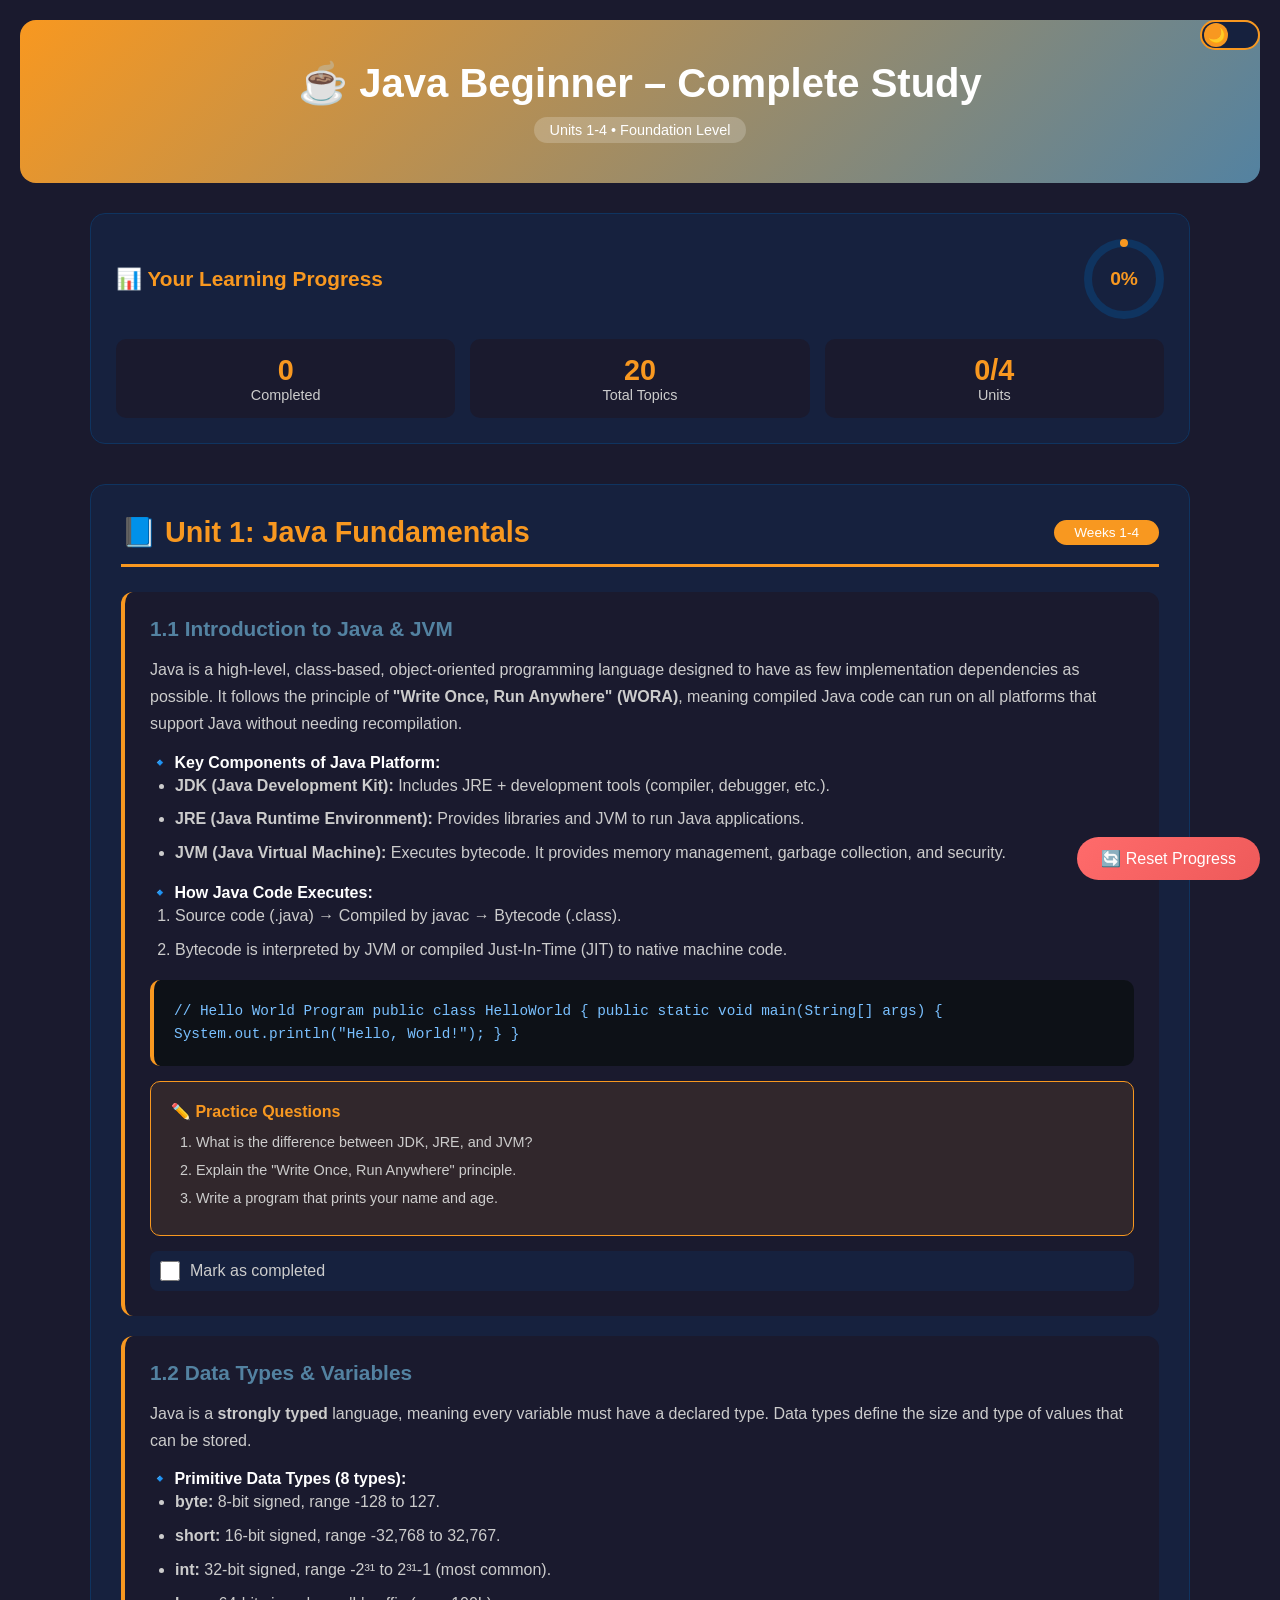
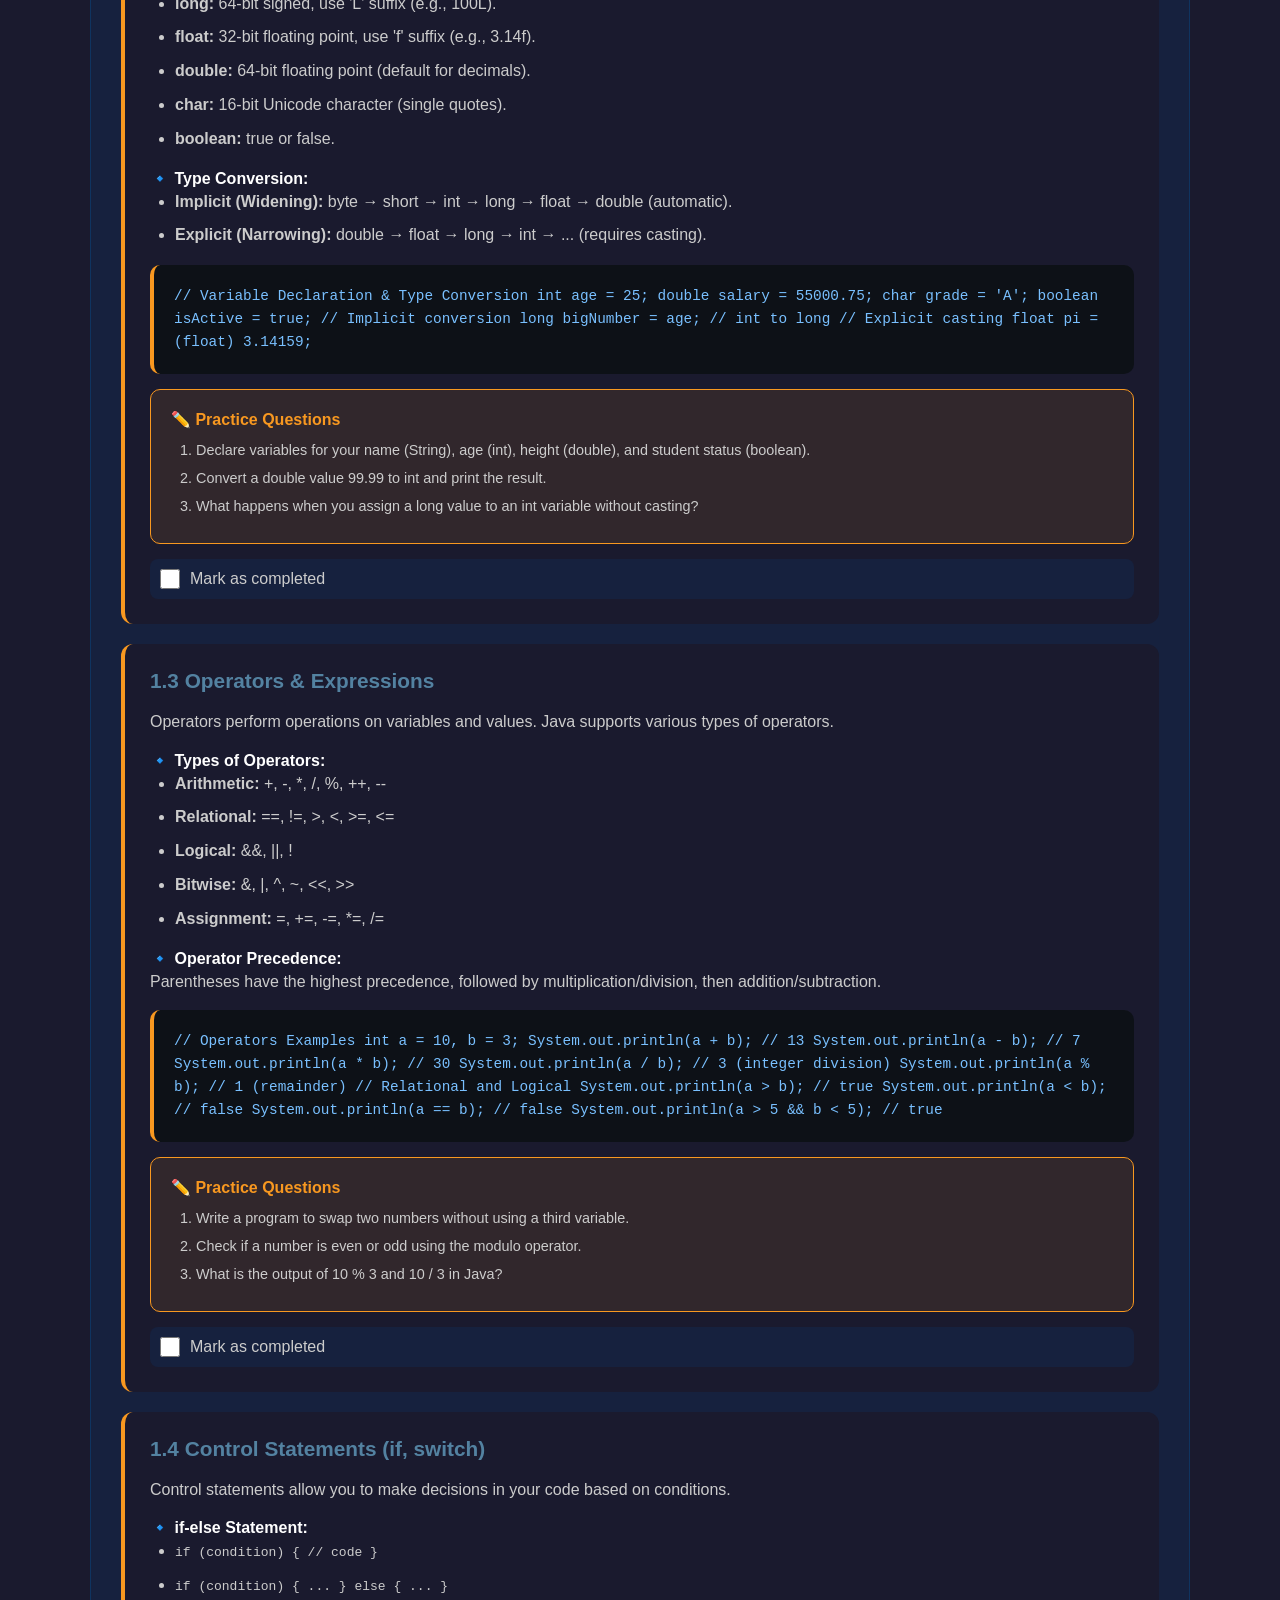
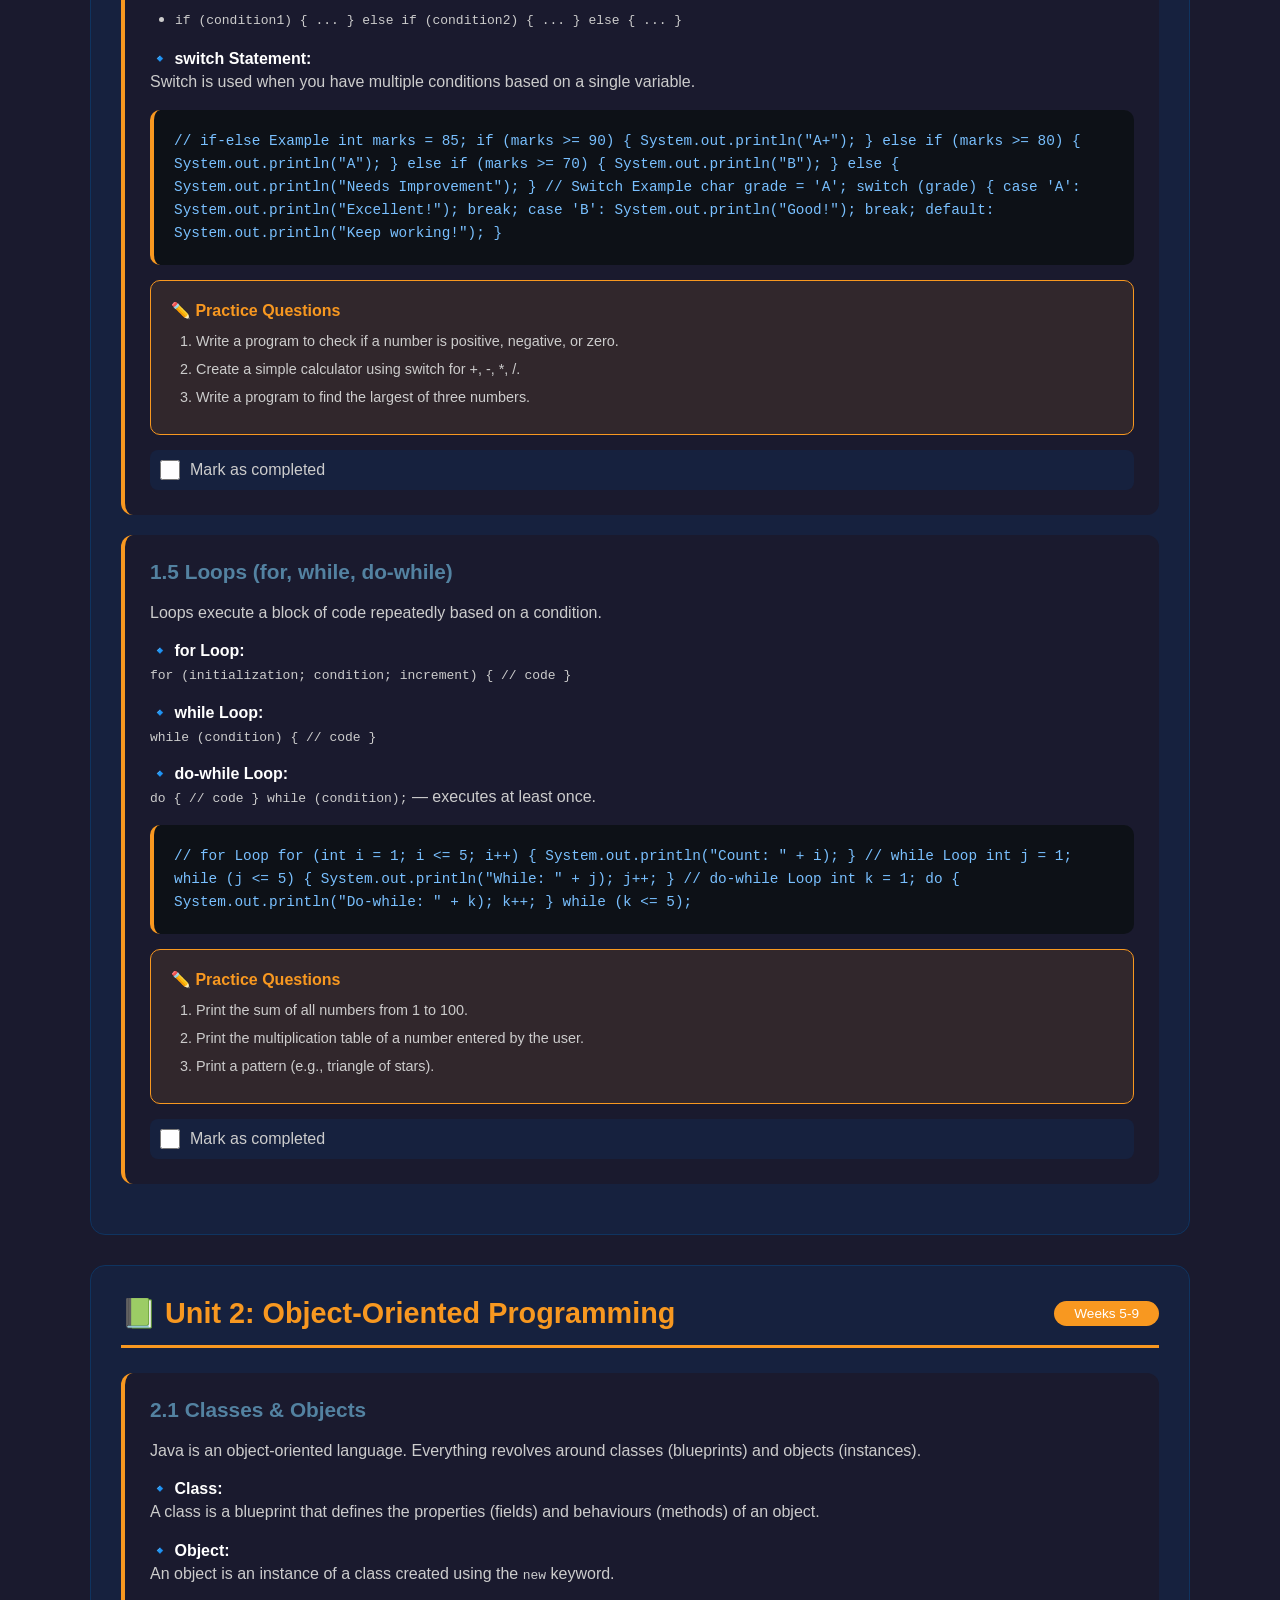
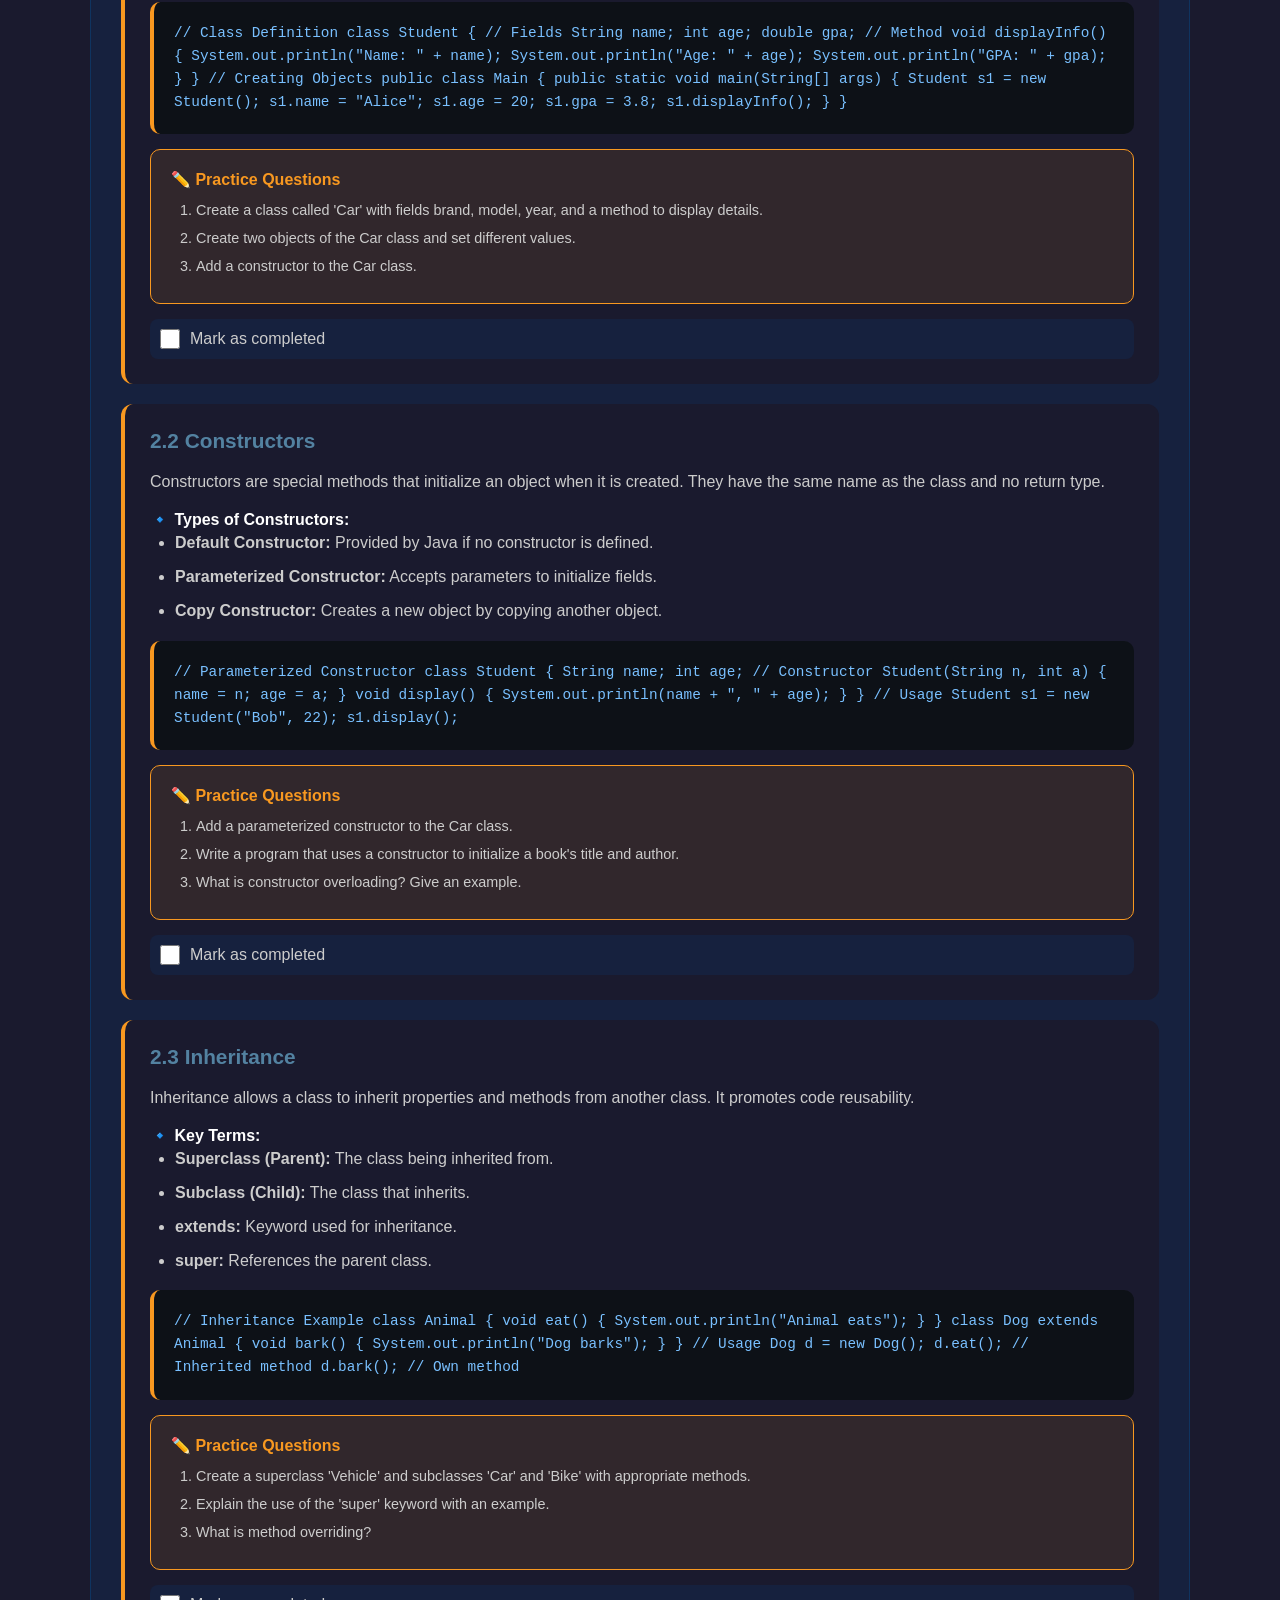
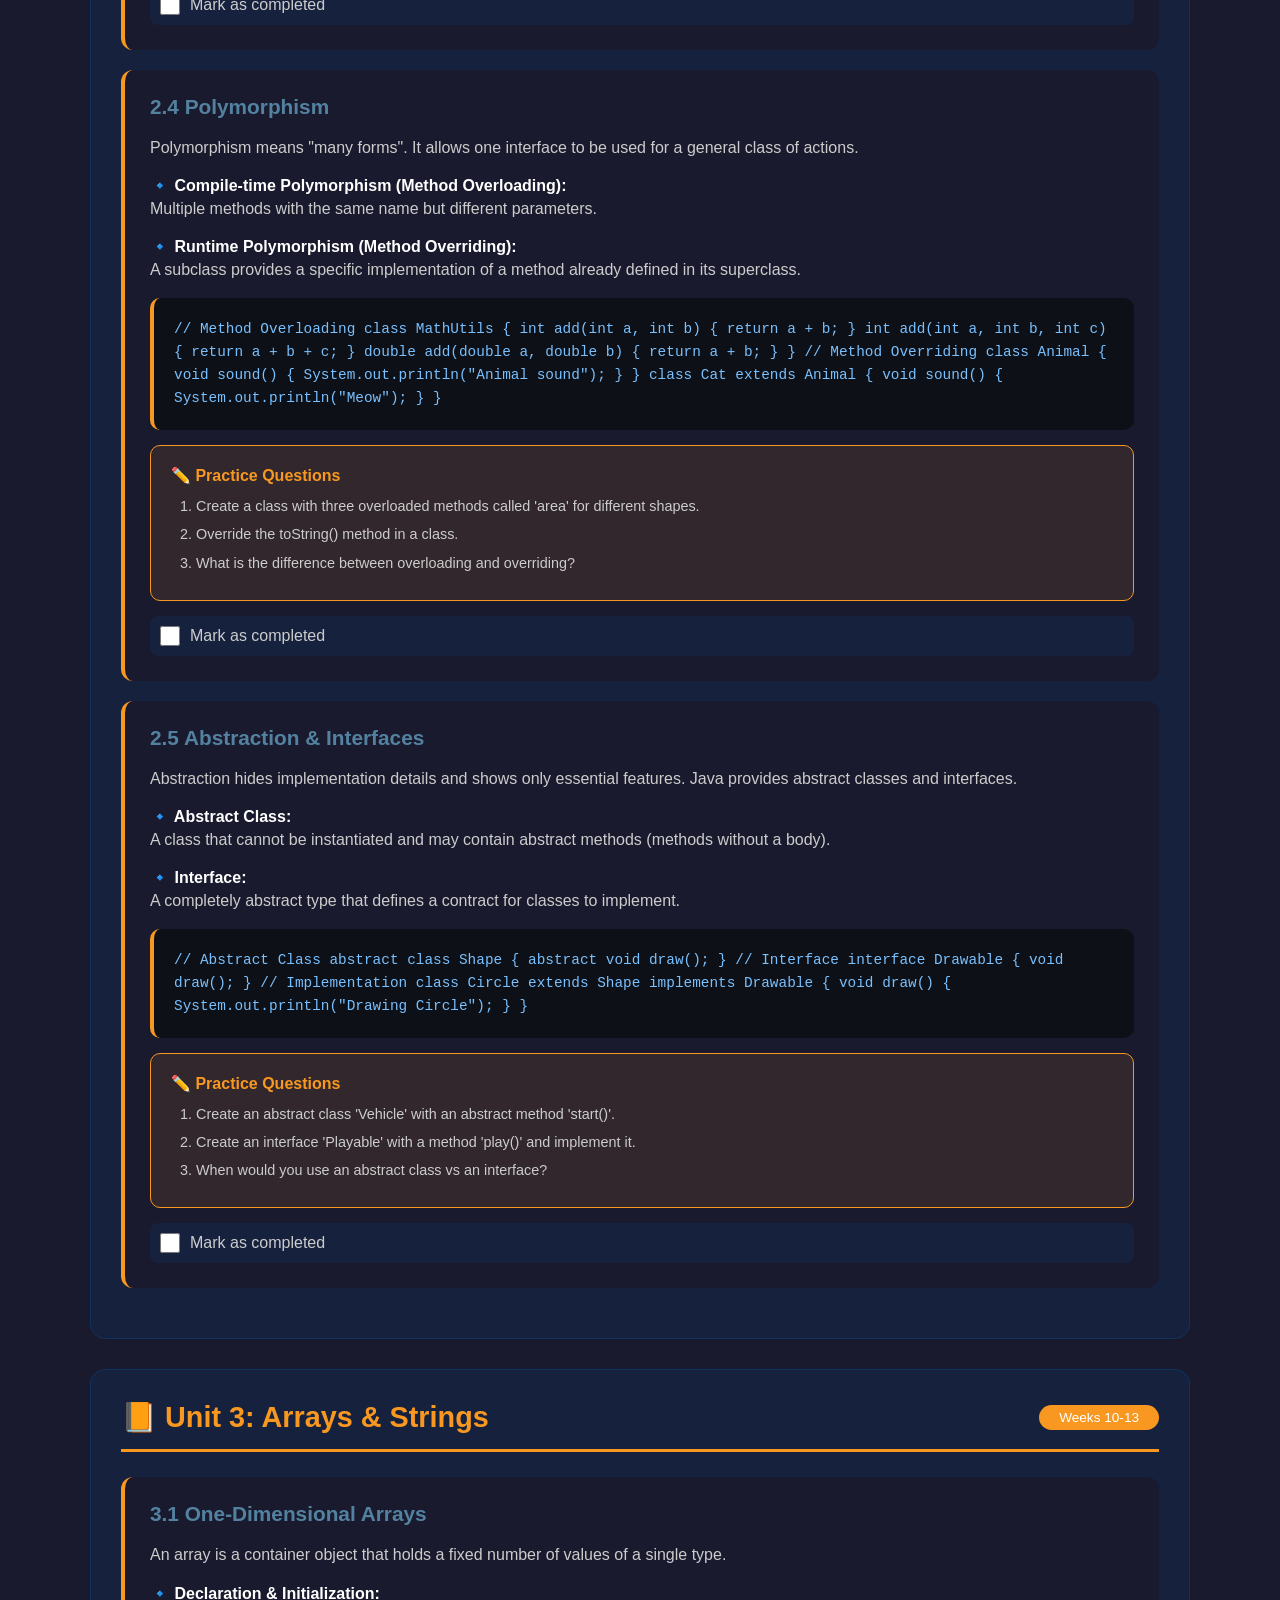
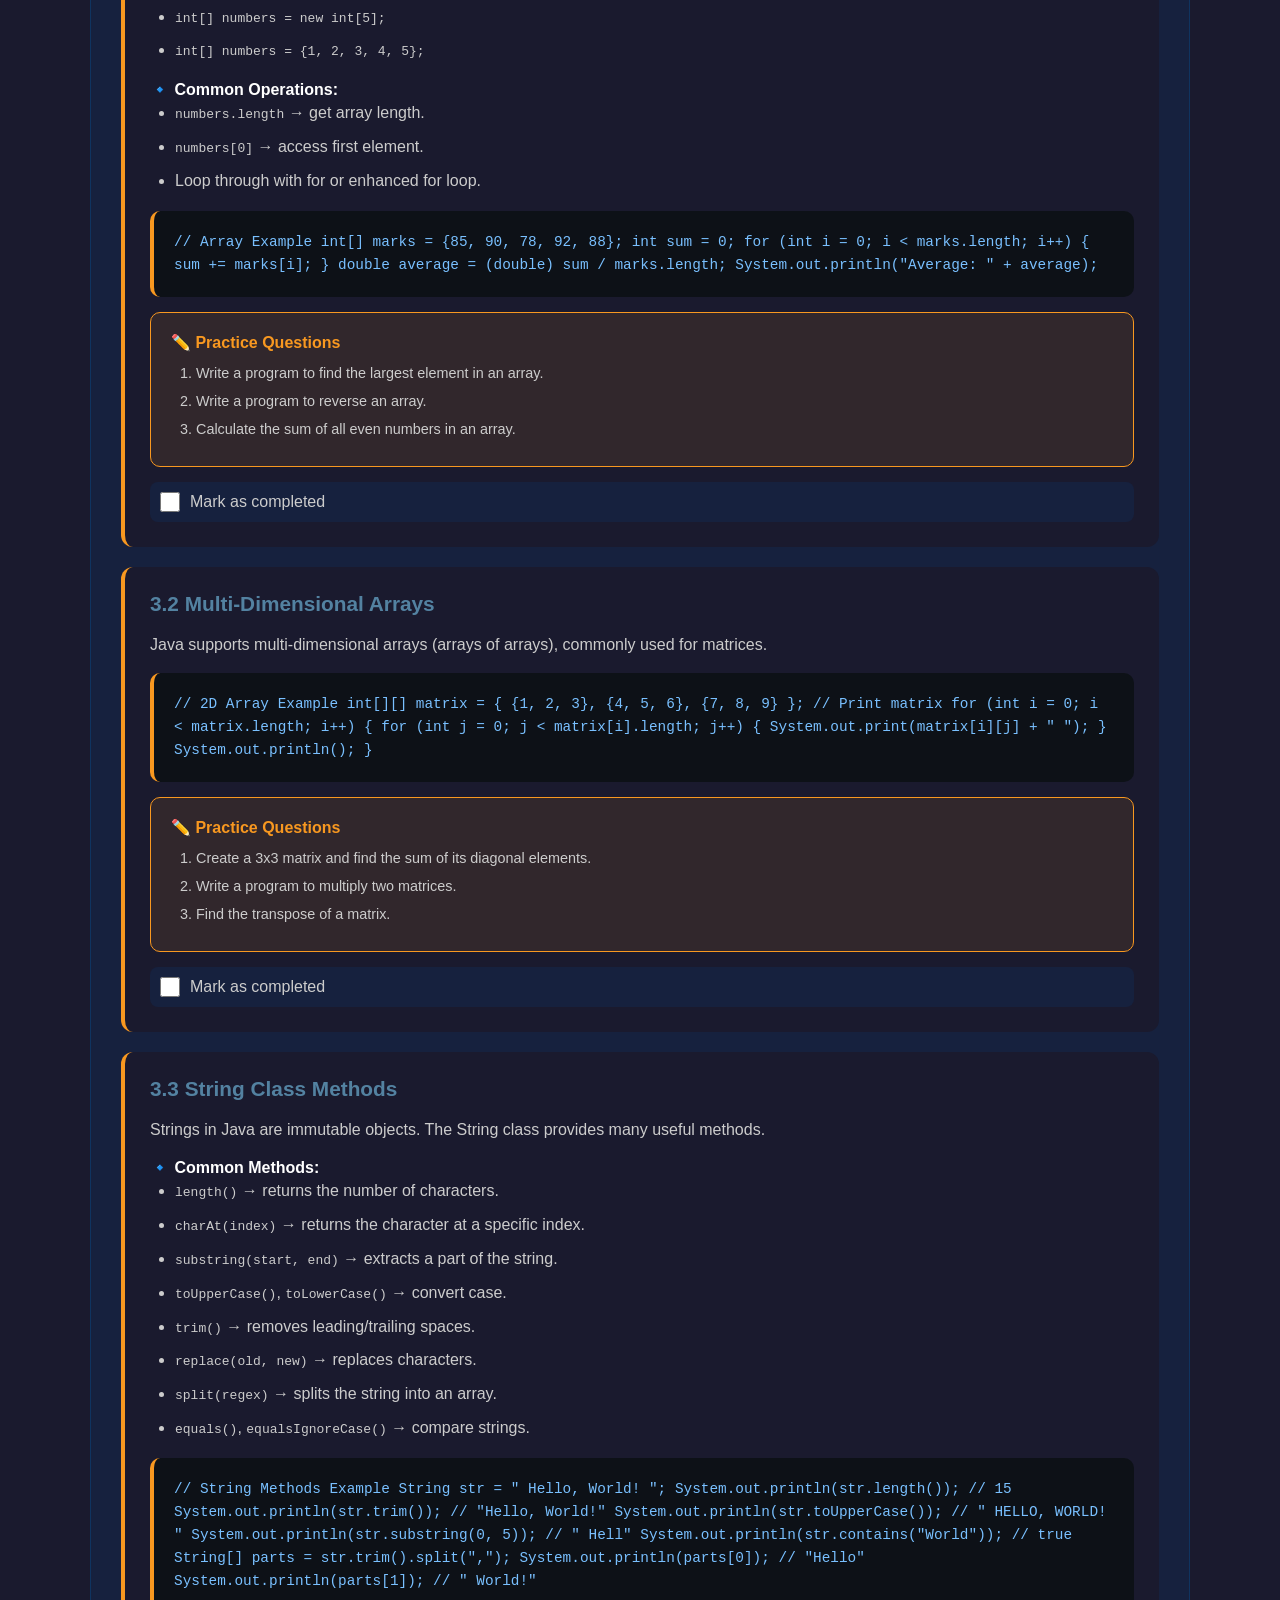
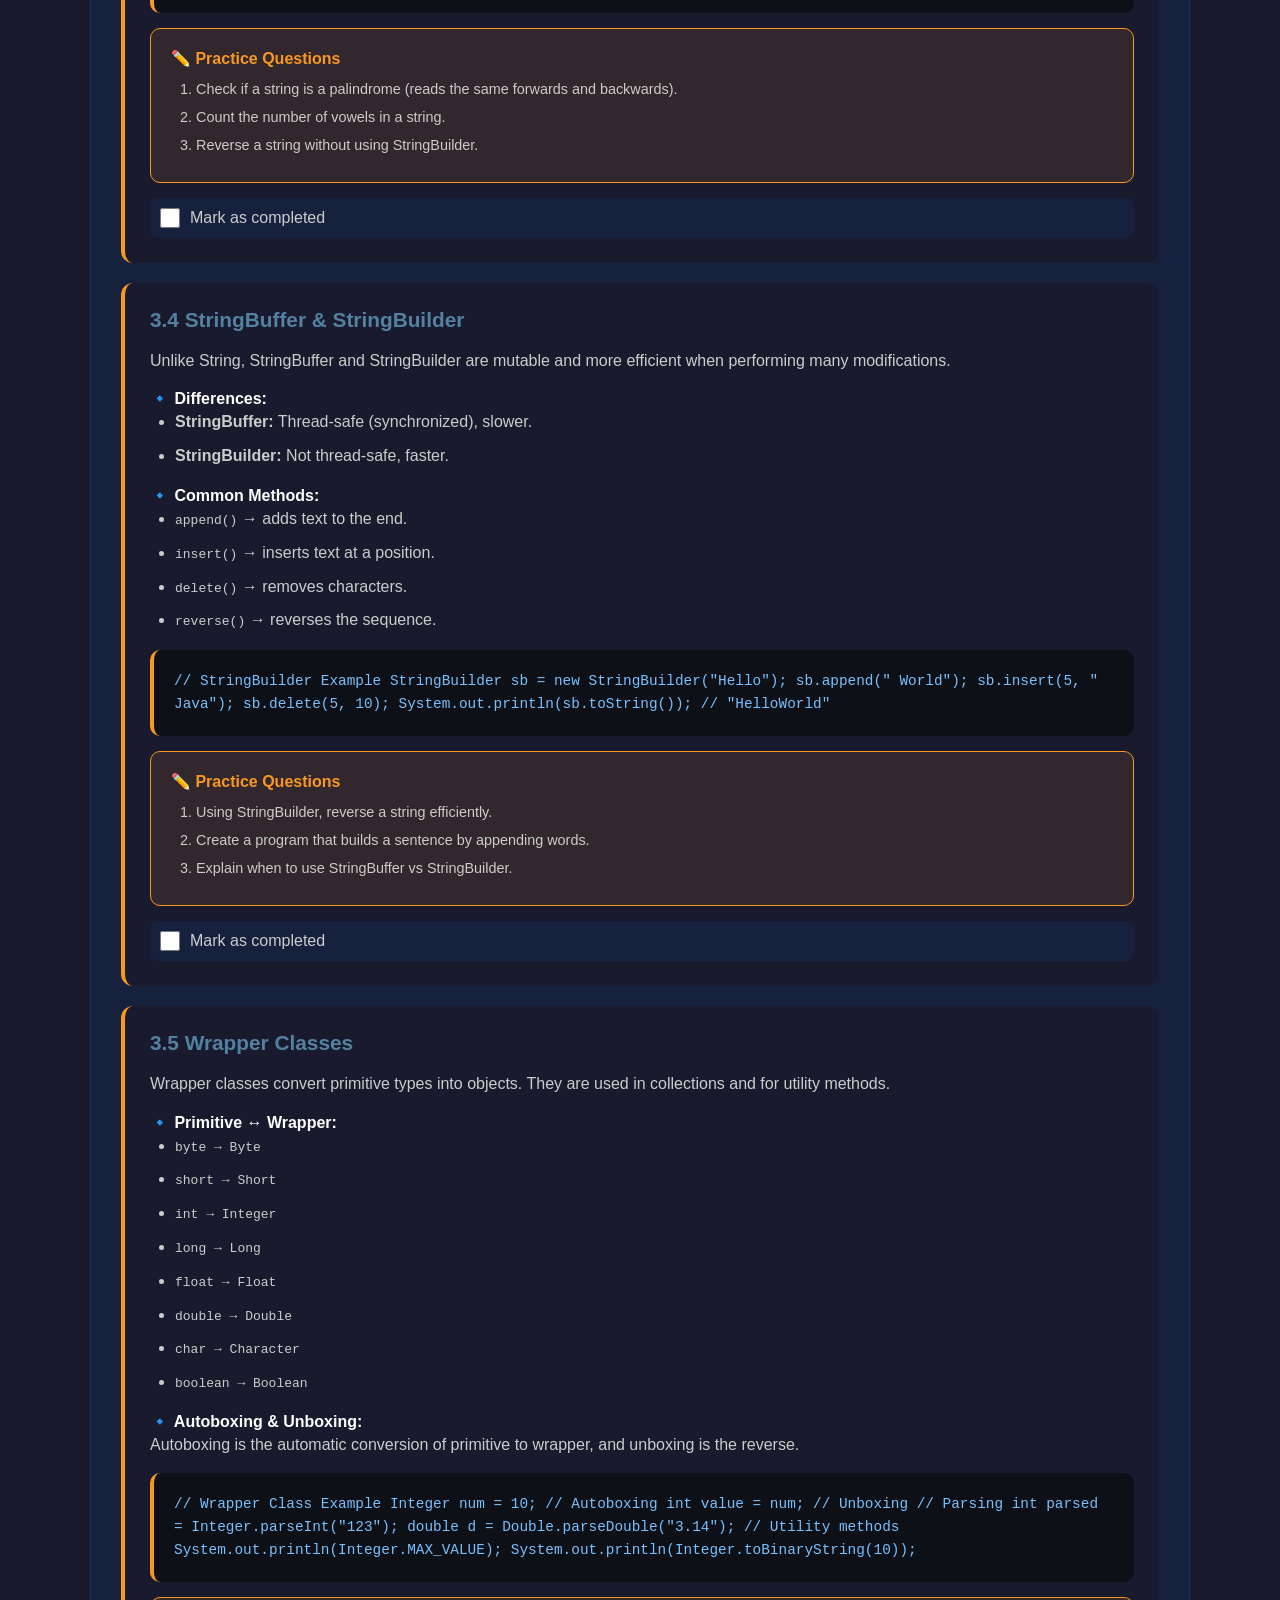
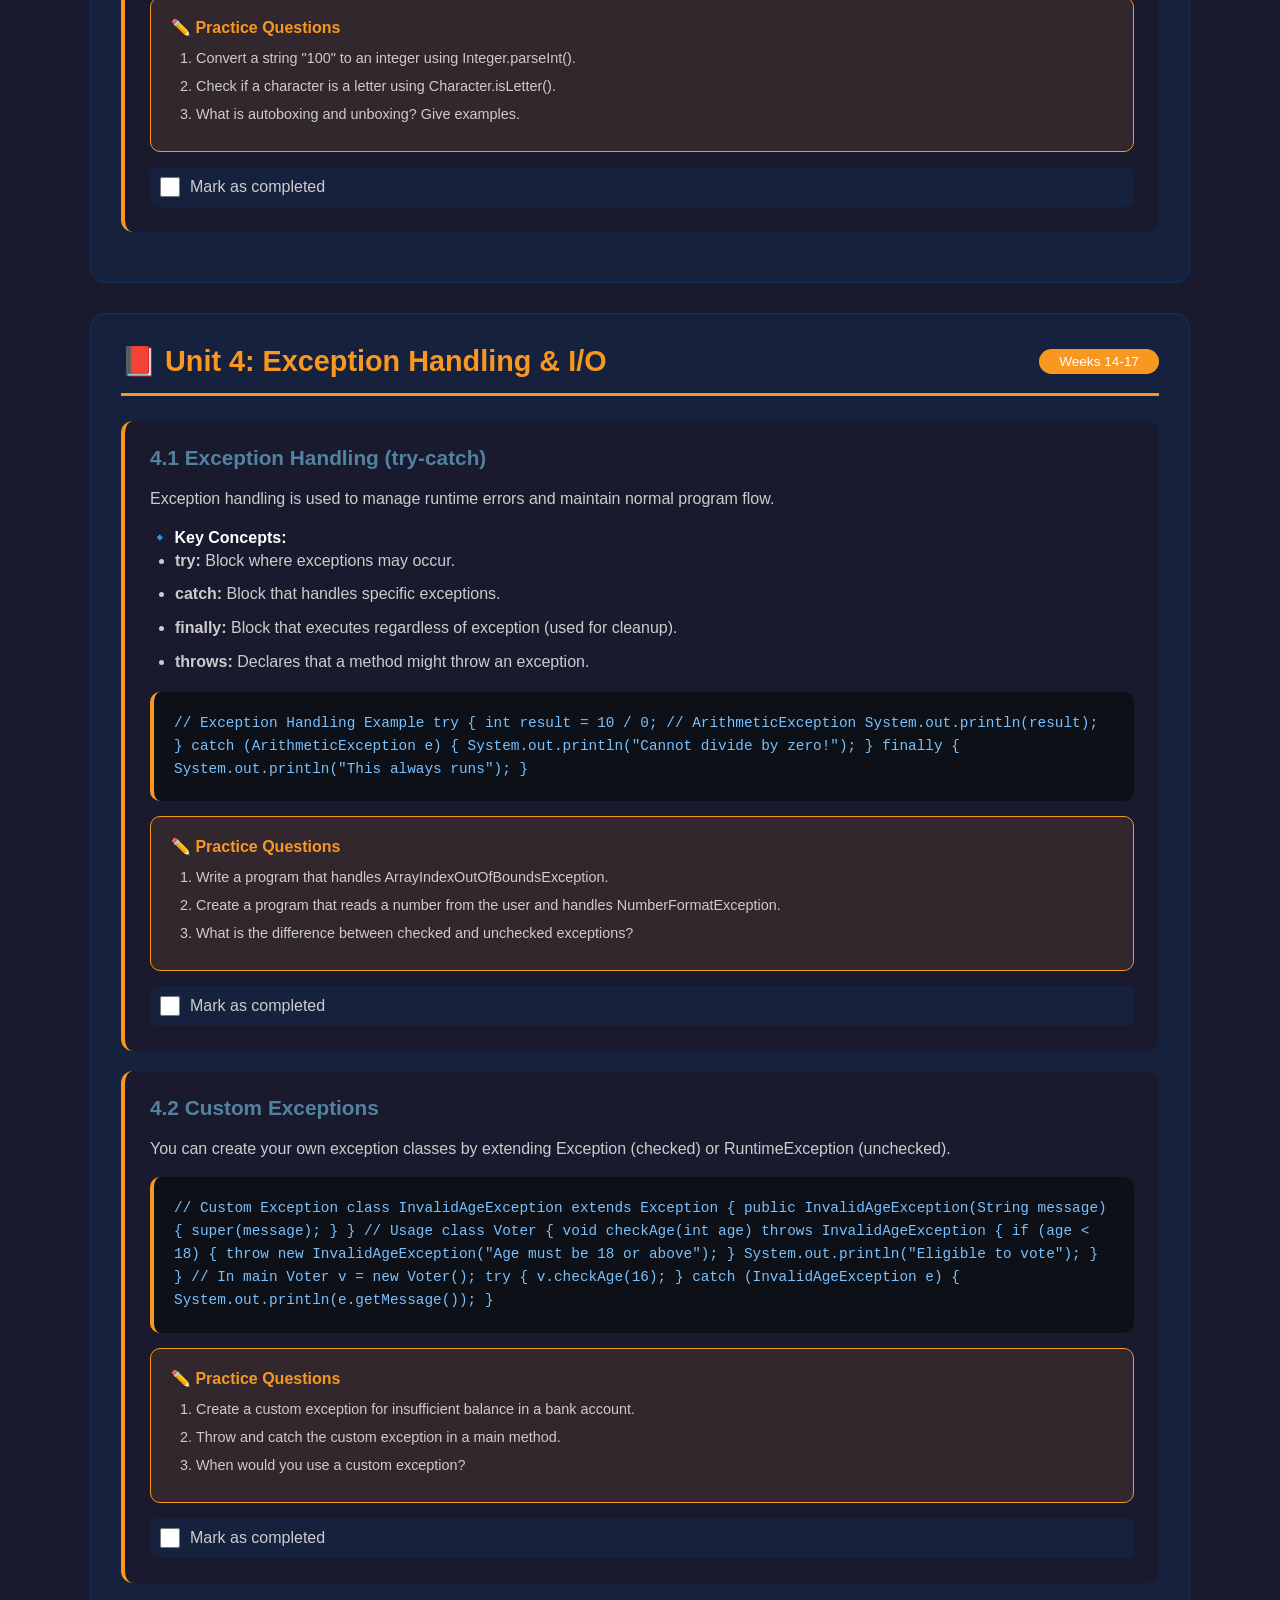
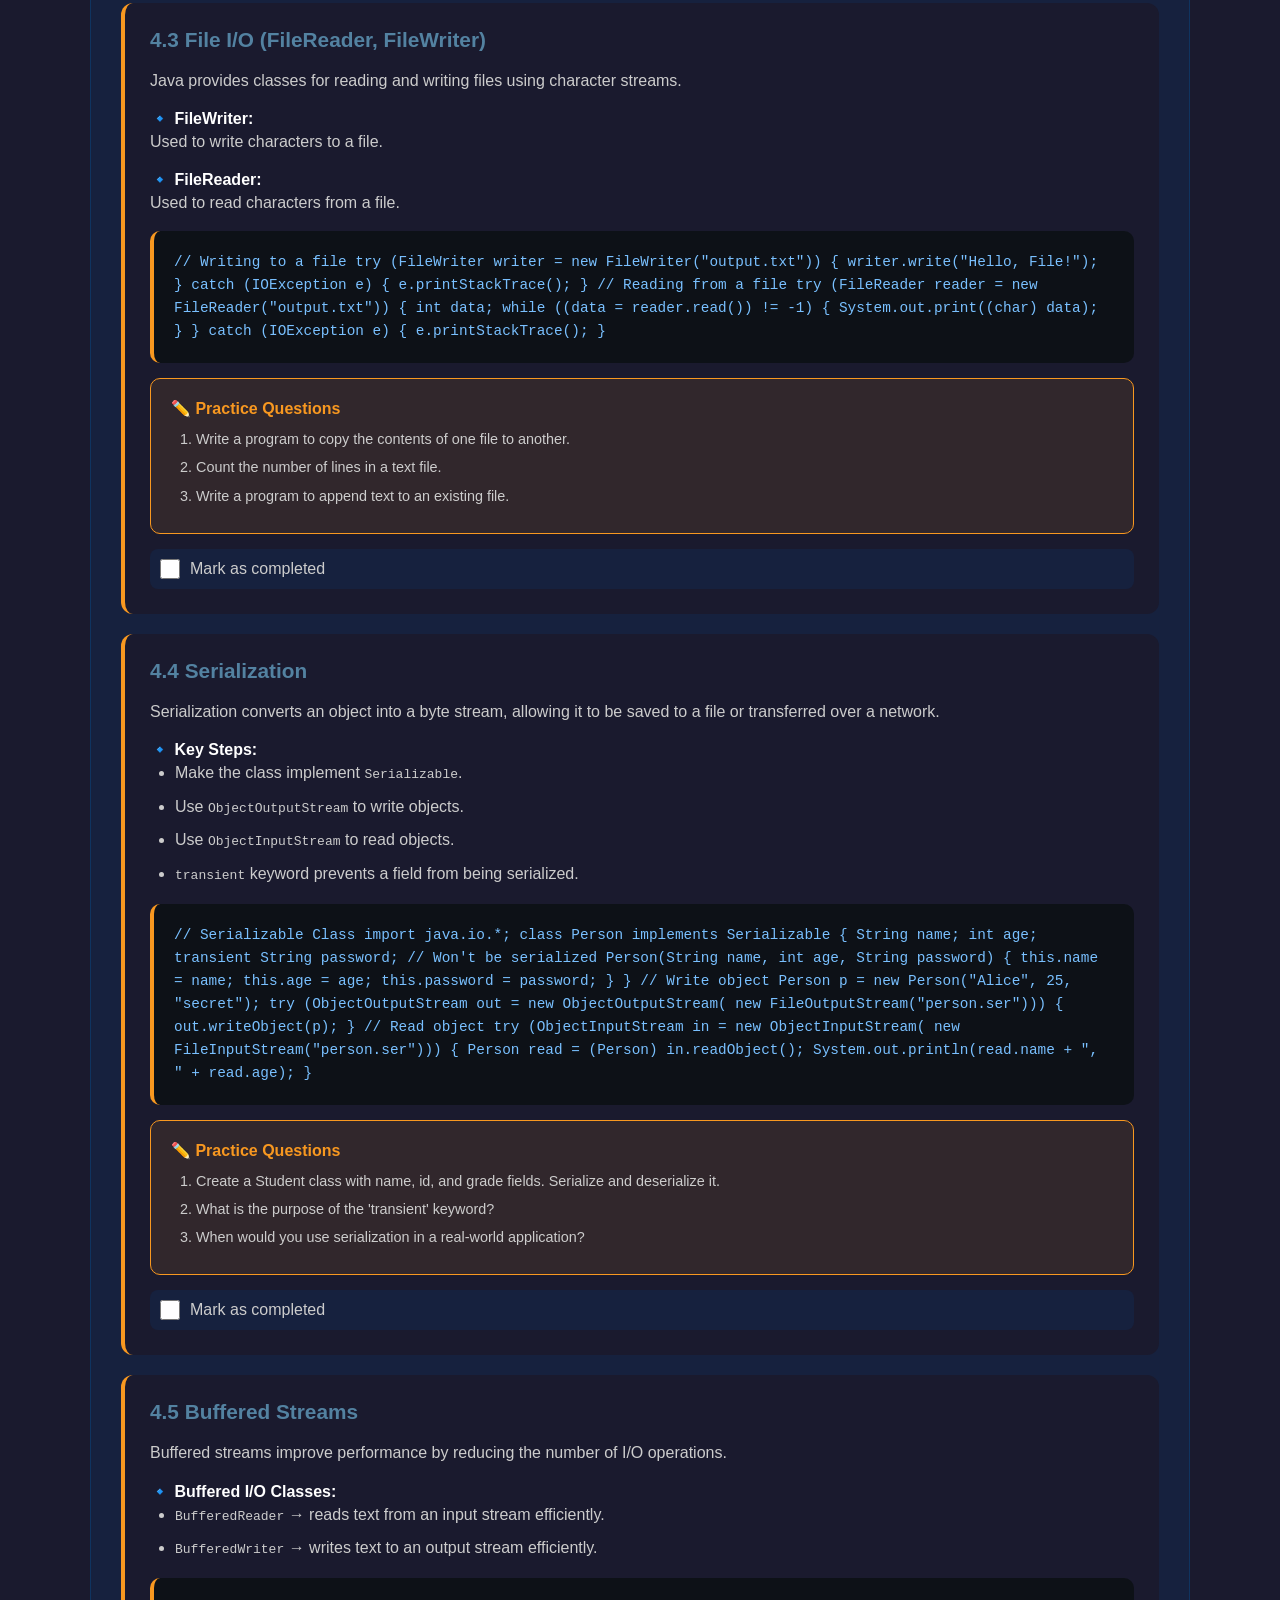
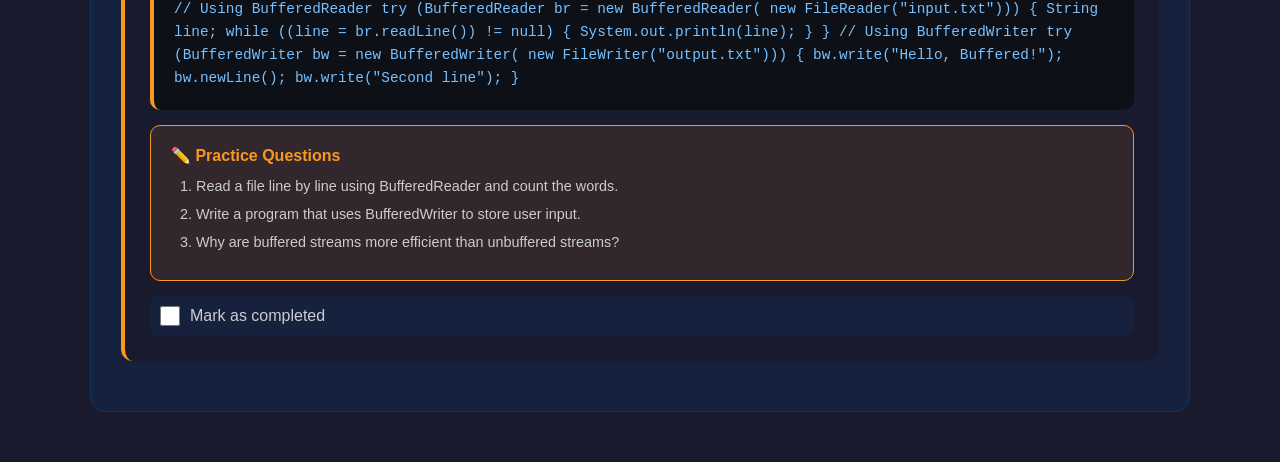
<file: JavaBeginnerlevel.html>
<!DOCTYPE html>
<html lang="en" data-theme="dark">
<head>
    <meta charset="UTF-8">
    <meta name="viewport" content="width=device-width, initial-scale=1.0">
    <title>Java Beginner – Complete Study</title>
    <style>
        :root {
            --bg-primary: #1a1a2e;
            --bg-secondary: #16213e;
            --bg-card: #16213e;
            --text-primary: #ffffff;
            --text-secondary: #cccccc;
            --accent: #f89820;
            --accent-secondary: #5382a1;
            --border: #0f3460;
            --success: #00ff88;
            --code-bg: #0d1117;
        }
        [data-theme="light"] {
            --bg-primary: #f5f5f5;
            --bg-secondary: #ffffff;
            --bg-card: #ffffff;
            --text-primary: #1a1a2e;
            --text-secondary: #666666;
            --accent: #e76f00;
            --accent-secondary: #5382a1;
            --border: #e0e0e0;
            --success: #00cc6a;
            --code-bg: #f0f0f0;
        }
        * { margin: 0; padding: 0; box-sizing: border-box; }
        body {
            font-family: 'Segoe UI', Tahoma, Geneva, Verdana, sans-serif;
            background: var(--bg-primary);
            color: var(--text-primary);
            min-height: 100vh;
            transition: all 0.3s ease;
            padding: 20px;
        }
        .theme-toggle {
            position: fixed;
            top: 20px; right: 20px;
            width: 60px; height: 30px;
            background: var(--bg-card);
            border: 2px solid var(--accent);
            border-radius: 30px;
            cursor: pointer;
            z-index: 1000;
            transition: all 0.3s ease;
        }
        .theme-toggle::after {
            content: '🌙';
            position: absolute;
            width: 24px; height: 24px;
            background: var(--accent);
            border-radius: 50%;
            top: 1px; left: 2px;
            transition: all 0.3s ease;
            display: flex;
            align-items: center;
            justify-content: center;
            font-size: 14px;
        }
        [data-theme="light"] .theme-toggle::after { content: '☀️'; left: 30px; }
        header {
            background: linear-gradient(135deg, var(--accent), var(--accent-secondary));
            padding: 40px 20px;
            text-align: center;
            border-radius: 16px;
            margin-bottom: 30px;
        }
        h1 { font-size: 2.5rem; margin-bottom: 10px; color: white; }
        .badge { display: inline-block; background: rgba(255,255,255,0.2); padding: 5px 15px; border-radius: 20px; font-size: 0.9rem; }
        .container { max-width: 1100px; margin: 0 auto; }
        .dashboard {
            background: var(--bg-card);
            border: 1px solid var(--border);
            border-radius: 15px;
            padding: 25px;
            margin-bottom: 40px;
        }
        .dashboard-header { display: flex; justify-content: space-between; align-items: center; margin-bottom: 20px; }
        .dashboard h2 { color: var(--accent); font-size: 1.3rem; }
        .ring-container { position: relative; width: 80px; height: 80px; }
        .ring-container svg { transform: rotate(-90deg); }
        .ring-bg { fill: none; stroke: var(--border); stroke-width: 8; }
        .ring-progress { fill: none; stroke: var(--accent); stroke-width: 8; stroke-linecap: round; stroke-dasharray: 226; stroke-dashoffset: 226; transition: stroke-dashoffset 0.5s ease; }
        .ring-text { position: absolute; top: 50%; left: 50%; transform: translate(-50%, -50%); font-size: 1.2rem; font-weight: bold; color: var(--accent); }
        .stats-grid { display: grid; grid-template-columns: repeat(3, 1fr); gap: 15px; }
        .stat-item { text-align: center; padding: 15px; background: var(--bg-primary); border-radius: 10px; }
        .stat-item .value { font-size: 1.8rem; font-weight: bold; color: var(--accent); }
        .stat-item .label { font-size: 0.9rem; color: var(--text-secondary); }
        .unit-section {
            background: var(--bg-card);
            border: 1px solid var(--border);
            border-radius: 15px;
            padding: 30px;
            margin-bottom: 30px;
        }
        .unit-header {
            display: flex;
            justify-content: space-between;
            align-items: center;
            margin-bottom: 25px;
            padding-bottom: 15px;
            border-bottom: 3px solid var(--accent);
        }
        .unit-header h2 { color: var(--accent); font-size: 1.8rem; }
        .unit-badge { background: var(--accent); color: white; padding: 5px 20px; border-radius: 20px; font-size: 0.85rem; }
        .topic {
            background: var(--bg-primary);
            border-radius: 12px;
            padding: 25px;
            margin-bottom: 20px;
            border-left: 4px solid var(--accent);
        }
        .topic h3 { color: var(--accent-secondary); font-size: 1.3rem; margin-bottom: 15px; }
        .topic p { color: var(--text-secondary); line-height: 1.7; margin-bottom: 15px; }
        .topic .sub-topic { color: var(--text-primary); font-weight: 600; margin-top: 15px; display: block; font-size: 1rem; }
        .topic ul, .topic ol { padding-left: 25px; color: var(--text-secondary); line-height: 1.8; }
        .topic li { margin-bottom: 5px; }
        .code-block {
            background: var(--code-bg);
            padding: 20px;
            border-radius: 10px;
            margin: 15px 0;
            font-family: 'Courier New', monospace;
            overflow-x: auto;
            border-left: 4px solid var(--accent);
            color: #79c0ff;
            font-size: 0.9rem;
            line-height: 1.6;
        }
        .practice-box {
            background: rgba(248,152,32,0.1);
            border: 1px solid var(--accent);
            border-radius: 10px;
            padding: 20px;
            margin: 15px 0;
        }
        .practice-box h4 { color: var(--accent); margin-bottom: 10px; font-size: 1rem; }
        .practice-box p, .practice-box li { color: var(--text-secondary); font-size: 0.9rem; line-height: 1.6; }
        .practice-box ol { padding-left: 25px; }
        .checkbox-container {
            display: flex;
            align-items: center;
            gap: 10px;
            margin-top: 15px;
            padding: 10px;
            background: var(--bg-secondary);
            border-radius: 8px;
            cursor: pointer;
        }
        .checkbox-container input[type="checkbox"] { width: 20px; height: 20px; accent-color: var(--accent); cursor: pointer; }
        .checkbox-container label { color: var(--text-secondary); cursor: pointer; user-select: none; }
        .checkbox-container.completed label { text-decoration: line-through; color: var(--success); }
        .reset-btn {
            position: fixed;
            bottom: 20px; right: 20px;
            padding: 12px 24px;
            background: linear-gradient(135deg, #ff6b6b, #ee5a5a);
            color: white;
            border: none;
            border-radius: 25px;
            cursor: pointer;
            font-size: 1rem;
            transition: all 0.3s ease;
            z-index: 1000;
        }
        .reset-btn:hover { transform: translateY(-3px); box-shadow: 0 5px 20px rgba(255,107,107,0.4); }
        .toast {
            position: fixed;
            bottom: 80px; right: 20px;
            background: var(--bg-secondary);
            color: var(--text-primary);
            padding: 15px 25px;
            border-radius: 10px;
            border-left: 4px solid var(--accent);
            box-shadow: 0 5px 20px rgba(0,0,0,0.3);
            transform: translateX(150%);
            transition: transform 0.3s ease;
            z-index: 1001;
        }
        .toast.show { transform: translateX(0); }
        @media (max-width: 768px) { .stats-grid { grid-template-columns: 1fr; } .unit-header { flex-direction: column; gap: 10px; text-align: center; } }
    </style>
</head>
<body>
    <div class="theme-toggle" onclick="toggleTheme()"></div>
    <header>
        <h1>☕ Java Beginner – Complete Study</h1>
        <span class="badge">Units 1-4 • Foundation Level</span>
    </header>
    <div class="container">
        <div class="dashboard">
            <div class="dashboard-header">
                <h2>📊 Your Learning Progress</h2>
                <div style="position: relative; width: 80px; height: 80px;">
                    <svg width="80" height="80" style="transform: rotate(-90deg);">
                        <circle fill="none" stroke="var(--border)" stroke-width="8" cx="40" cy="40" r="36"></circle>
                        <circle fill="none" stroke="var(--accent)" stroke-width="8" cx="40" cy="40" r="36" stroke-linecap="round" stroke-dasharray="226" id="progressRing" style="stroke-dashoffset: 226; transition: stroke-dashoffset 0.5s ease;"></circle>
                    </svg>
                    <span class="ring-text" id="progressPercent">0%</span>
                </div>
            </div>
            <div class="stats-grid">
                <div class="stat-item"><div class="value" id="completedCount">0</div><div class="label">Completed</div></div>
                <div class="stat-item"><div class="value" id="totalTopics">20</div><div class="label">Total Topics</div></div>
                <div class="stat-item"><div class="value" id="unitsCompleted">0/4</div><div class="label">Units</div></div>
            </div>
        </div>

        <!-- UNIT 1 -->
        <div class="unit-section">
            <div class="unit-header"><h2>📘 Unit 1: Java Fundamentals</h2><span class="unit-badge">Weeks 1-4</span></div>

            <div class="topic">
                <h3>1.1 Introduction to Java & JVM</h3>
                <p>Java is a high-level, class-based, object-oriented programming language designed to have as few implementation dependencies as possible. It follows the principle of <strong>"Write Once, Run Anywhere" (WORA)</strong>, meaning compiled Java code can run on all platforms that support Java without needing recompilation.</p>
                <span class="sub-topic">🔹 Key Components of Java Platform:</span>
                <ul>
                    <li><strong>JDK (Java Development Kit):</strong> Includes JRE + development tools (compiler, debugger, etc.).</li>
                    <li><strong>JRE (Java Runtime Environment):</strong> Provides libraries and JVM to run Java applications.</li>
                    <li><strong>JVM (Java Virtual Machine):</strong> Executes bytecode. It provides memory management, garbage collection, and security.</li>
                </ul>
                <span class="sub-topic">🔹 How Java Code Executes:</span>
                <ol>
                    <li>Source code (.java) → Compiled by javac → Bytecode (.class).</li>
                    <li>Bytecode is interpreted by JVM or compiled Just-In-Time (JIT) to native machine code.</li>
                </ol>
                <div class="code-block">
// Hello World Program
public class HelloWorld {
    public static void main(String[] args) {
        System.out.println("Hello, World!");
    }
}
                </div>
                <div class="practice-box">
                    <h4>✏️ Practice Questions</h4>
                    <ol>
                        <li>What is the difference between JDK, JRE, and JVM?</li>
                        <li>Explain the "Write Once, Run Anywhere" principle.</li>
                        <li>Write a program that prints your name and age.</li>
                    </ol>
                </div>
                <div class="checkbox-container" onclick="toggleComplete(this)"><input type="checkbox" id="b1"><label for="b1">Mark as completed</label></div>
            </div>

            <div class="topic">
                <h3>1.2 Data Types & Variables</h3>
                <p>Java is a <strong>strongly typed</strong> language, meaning every variable must have a declared type. Data types define the size and type of values that can be stored.</p>
                <span class="sub-topic">🔹 Primitive Data Types (8 types):</span>
                <ul>
                    <li><strong>byte:</strong> 8-bit signed, range -128 to 127.</li>
                    <li><strong>short:</strong> 16-bit signed, range -32,768 to 32,767.</li>
                    <li><strong>int:</strong> 32-bit signed, range -2³¹ to 2³¹-1 (most common).</li>
                    <li><strong>long:</strong> 64-bit signed, use 'L' suffix (e.g., 100L).</li>
                    <li><strong>float:</strong> 32-bit floating point, use 'f' suffix (e.g., 3.14f).</li>
                    <li><strong>double:</strong> 64-bit floating point (default for decimals).</li>
                    <li><strong>char:</strong> 16-bit Unicode character (single quotes).</li>
                    <li><strong>boolean:</strong> true or false.</li>
                </ul>
                <span class="sub-topic">🔹 Type Conversion:</span>
                <ul>
                    <li><strong>Implicit (Widening):</strong> byte → short → int → long → float → double (automatic).</li>
                    <li><strong>Explicit (Narrowing):</strong> double → float → long → int → ... (requires casting).</li>
                </ul>
                <div class="code-block">
// Variable Declaration & Type Conversion
int age = 25;
double salary = 55000.75;
char grade = 'A';
boolean isActive = true;

// Implicit conversion
long bigNumber = age; // int to long

// Explicit casting
float pi = (float) 3.14159;
                </div>
                <div class="practice-box">
                    <h4>✏️ Practice Questions</h4>
                    <ol>
                        <li>Declare variables for your name (String), age (int), height (double), and student status (boolean).</li>
                        <li>Convert a double value 99.99 to int and print the result.</li>
                        <li>What happens when you assign a long value to an int variable without casting?</li>
                    </ol>
                </div>
                <div class="checkbox-container" onclick="toggleComplete(this)"><input type="checkbox" id="b2"><label for="b2">Mark as completed</label></div>
            </div>

            <div class="topic">
                <h3>1.3 Operators & Expressions</h3>
                <p>Operators perform operations on variables and values. Java supports various types of operators.</p>
                <span class="sub-topic">🔹 Types of Operators:</span>
                <ul>
                    <li><strong>Arithmetic:</strong> +, -, *, /, %, ++, --</li>
                    <li><strong>Relational:</strong> ==, !=, >, <, >=, <=</li>
                    <li><strong>Logical:</strong> &&, ||, !</li>
                    <li><strong>Bitwise:</strong> &, |, ^, ~, <<, >></li>
                    <li><strong>Assignment:</strong> =, +=, -=, *=, /=</li>
                </ul>
                <span class="sub-topic">🔹 Operator Precedence:</span>
                <p>Parentheses have the highest precedence, followed by multiplication/division, then addition/subtraction.</p>
                <div class="code-block">
// Operators Examples
int a = 10, b = 3;
System.out.println(a + b);  // 13
System.out.println(a - b);  // 7
System.out.println(a * b);  // 30
System.out.println(a / b);  // 3 (integer division)
System.out.println(a % b);  // 1 (remainder)

// Relational and Logical
System.out.println(a > b);    // true
System.out.println(a < b);    // false
System.out.println(a == b);   // false
System.out.println(a > 5 && b < 5); // true
                </div>
                <div class="practice-box">
                    <h4>✏️ Practice Questions</h4>
                    <ol>
                        <li>Write a program to swap two numbers without using a third variable.</li>
                        <li>Check if a number is even or odd using the modulo operator.</li>
                        <li>What is the output of 10 % 3 and 10 / 3 in Java?</li>
                    </ol>
                </div>
                <div class="checkbox-container" onclick="toggleComplete(this)"><input type="checkbox" id="b3"><label for="b3">Mark as completed</label></div>
            </div>

            <div class="topic">
                <h3>1.4 Control Statements (if, switch)</h3>
                <p>Control statements allow you to make decisions in your code based on conditions.</p>
                <span class="sub-topic">🔹 if-else Statement:</span>
                <ul>
                    <li><code>if (condition) { // code }</code></li>
                    <li><code>if (condition) { ... } else { ... }</code></li>
                    <li><code>if (condition1) { ... } else if (condition2) { ... } else { ... }</code></li>
                </ul>
                <span class="sub-topic">🔹 switch Statement:</span>
                <p>Switch is used when you have multiple conditions based on a single variable.</p>
                <div class="code-block">
// if-else Example
int marks = 85;
if (marks >= 90) {
    System.out.println("A+");
} else if (marks >= 80) {
    System.out.println("A");
} else if (marks >= 70) {
    System.out.println("B");
} else {
    System.out.println("Needs Improvement");
}

// Switch Example
char grade = 'A';
switch (grade) {
    case 'A':
        System.out.println("Excellent!");
        break;
    case 'B':
        System.out.println("Good!");
        break;
    default:
        System.out.println("Keep working!");
}
                </div>
                <div class="practice-box">
                    <h4>✏️ Practice Questions</h4>
                    <ol>
                        <li>Write a program to check if a number is positive, negative, or zero.</li>
                        <li>Create a simple calculator using switch for +, -, *, /.</li>
                        <li>Write a program to find the largest of three numbers.</li>
                    </ol>
                </div>
                <div class="checkbox-container" onclick="toggleComplete(this)"><input type="checkbox" id="b4"><label for="b4">Mark as completed</label></div>
            </div>

            <div class="topic">
                <h3>1.5 Loops (for, while, do-while)</h3>
                <p>Loops execute a block of code repeatedly based on a condition.</p>
                <span class="sub-topic">🔹 for Loop:</span>
                <p><code>for (initialization; condition; increment) { // code }</code></p>
                <span class="sub-topic">🔹 while Loop:</span>
                <p><code>while (condition) { // code }</code></p>
                <span class="sub-topic">🔹 do-while Loop:</span>
                <p><code>do { // code } while (condition);</code> — executes at least once.</p>
                <div class="code-block">
// for Loop
for (int i = 1; i <= 5; i++) {
    System.out.println("Count: " + i);
}

// while Loop
int j = 1;
while (j <= 5) {
    System.out.println("While: " + j);
    j++;
}

// do-while Loop
int k = 1;
do {
    System.out.println("Do-while: " + k);
    k++;
} while (k <= 5);
                </div>
                <div class="practice-box">
                    <h4>✏️ Practice Questions</h4>
                    <ol>
                        <li>Print the sum of all numbers from 1 to 100.</li>
                        <li>Print the multiplication table of a number entered by the user.</li>
                        <li>Print a pattern (e.g., triangle of stars).</li>
                    </ol>
                </div>
                <div class="checkbox-container" onclick="toggleComplete(this)"><input type="checkbox" id="b5"><label for="b5">Mark as completed</label></div>
            </div>
        </div>

        <!-- UNIT 2 -->
        <div class="unit-section">
            <div class="unit-header"><h2>📗 Unit 2: Object-Oriented Programming</h2><span class="unit-badge">Weeks 5-9</span></div>

            <div class="topic">
                <h3>2.1 Classes & Objects</h3>
                <p>Java is an object-oriented language. Everything revolves around classes (blueprints) and objects (instances).</p>
                <span class="sub-topic">🔹 Class:</span>
                <p>A class is a blueprint that defines the properties (fields) and behaviours (methods) of an object.</p>
                <span class="sub-topic">🔹 Object:</span>
                <p>An object is an instance of a class created using the <code>new</code> keyword.</p>
                <div class="code-block">
// Class Definition
class Student {
    // Fields
    String name;
    int age;
    double gpa;

    // Method
    void displayInfo() {
        System.out.println("Name: " + name);
        System.out.println("Age: " + age);
        System.out.println("GPA: " + gpa);
    }
}

// Creating Objects
public class Main {
    public static void main(String[] args) {
        Student s1 = new Student();
        s1.name = "Alice";
        s1.age = 20;
        s1.gpa = 3.8;
        s1.displayInfo();
    }
}
                </div>
                <div class="practice-box">
                    <h4>✏️ Practice Questions</h4>
                    <ol>
                        <li>Create a class called 'Car' with fields brand, model, year, and a method to display details.</li>
                        <li>Create two objects of the Car class and set different values.</li>
                        <li>Add a constructor to the Car class.</li>
                    </ol>
                </div>
                <div class="checkbox-container" onclick="toggleComplete(this)"><input type="checkbox" id="b6"><label for="b6">Mark as completed</label></div>
            </div>

            <div class="topic">
                <h3>2.2 Constructors</h3>
                <p>Constructors are special methods that initialize an object when it is created. They have the same name as the class and no return type.</p>
                <span class="sub-topic">🔹 Types of Constructors:</span>
                <ul>
                    <li><strong>Default Constructor:</strong> Provided by Java if no constructor is defined.</li>
                    <li><strong>Parameterized Constructor:</strong> Accepts parameters to initialize fields.</li>
                    <li><strong>Copy Constructor:</strong> Creates a new object by copying another object.</li>
                </ul>
                <div class="code-block">
// Parameterized Constructor
class Student {
    String name;
    int age;

    // Constructor
    Student(String n, int a) {
        name = n;
        age = a;
    }

    void display() {
        System.out.println(name + ", " + age);
    }
}

// Usage
Student s1 = new Student("Bob", 22);
s1.display();
                </div>
                <div class="practice-box">
                    <h4>✏️ Practice Questions</h4>
                    <ol>
                        <li>Add a parameterized constructor to the Car class.</li>
                        <li>Write a program that uses a constructor to initialize a book's title and author.</li>
                        <li>What is constructor overloading? Give an example.</li>
                    </ol>
                </div>
                <div class="checkbox-container" onclick="toggleComplete(this)"><input type="checkbox" id="b7"><label for="b7">Mark as completed</label></div>
            </div>

            <div class="topic">
                <h3>2.3 Inheritance</h3>
                <p>Inheritance allows a class to inherit properties and methods from another class. It promotes code reusability.</p>
                <span class="sub-topic">🔹 Key Terms:</span>
                <ul>
                    <li><strong>Superclass (Parent):</strong> The class being inherited from.</li>
                    <li><strong>Subclass (Child):</strong> The class that inherits.</li>
                    <li><strong>extends:</strong> Keyword used for inheritance.</li>
                    <li><strong>super:</strong> References the parent class.</li>
                </ul>
                <div class="code-block">
// Inheritance Example
class Animal {
    void eat() {
        System.out.println("Animal eats");
    }
}

class Dog extends Animal {
    void bark() {
        System.out.println("Dog barks");
    }
}

// Usage
Dog d = new Dog();
d.eat(); // Inherited method
d.bark(); // Own method
                </div>
                <div class="practice-box">
                    <h4>✏️ Practice Questions</h4>
                    <ol>
                        <li>Create a superclass 'Vehicle' and subclasses 'Car' and 'Bike' with appropriate methods.</li>
                        <li>Explain the use of the 'super' keyword with an example.</li>
                        <li>What is method overriding?</li>
                    </ol>
                </div>
                <div class="checkbox-container" onclick="toggleComplete(this)"><input type="checkbox" id="b8"><label for="b8">Mark as completed</label></div>
            </div>

            <div class="topic">
                <h3>2.4 Polymorphism</h3>
                <p>Polymorphism means "many forms". It allows one interface to be used for a general class of actions.</p>
                <span class="sub-topic">🔹 Compile-time Polymorphism (Method Overloading):</span>
                <p>Multiple methods with the same name but different parameters.</p>
                <span class="sub-topic">🔹 Runtime Polymorphism (Method Overriding):</span>
                <p>A subclass provides a specific implementation of a method already defined in its superclass.</p>
                <div class="code-block">
// Method Overloading
class MathUtils {
    int add(int a, int b) { return a + b; }
    int add(int a, int b, int c) { return a + b + c; }
    double add(double a, double b) { return a + b; }
}

// Method Overriding
class Animal {
    void sound() { System.out.println("Animal sound"); }
}
class Cat extends Animal {
    void sound() { System.out.println("Meow"); }
}
                </div>
                <div class="practice-box">
                    <h4>✏️ Practice Questions</h4>
                    <ol>
                        <li>Create a class with three overloaded methods called 'area' for different shapes.</li>
                        <li>Override the toString() method in a class.</li>
                        <li>What is the difference between overloading and overriding?</li>
                    </ol>
                </div>
                <div class="checkbox-container" onclick="toggleComplete(this)"><input type="checkbox" id="b9"><label for="b9">Mark as completed</label></div>
            </div>

            <div class="topic">
                <h3>2.5 Abstraction & Interfaces</h3>
                <p>Abstraction hides implementation details and shows only essential features. Java provides abstract classes and interfaces.</p>
                <span class="sub-topic">🔹 Abstract Class:</span>
                <p>A class that cannot be instantiated and may contain abstract methods (methods without a body).</p>
                <span class="sub-topic">🔹 Interface:</span>
                <p>A completely abstract type that defines a contract for classes to implement.</p>
                <div class="code-block">
// Abstract Class
abstract class Shape {
    abstract void draw();
}

// Interface
interface Drawable {
    void draw();
}

// Implementation
class Circle extends Shape implements Drawable {
    void draw() {
        System.out.println("Drawing Circle");
    }
}
                </div>
                <div class="practice-box">
                    <h4>✏️ Practice Questions</h4>
                    <ol>
                        <li>Create an abstract class 'Vehicle' with an abstract method 'start()'.</li>
                        <li>Create an interface 'Playable' with a method 'play()' and implement it.</li>
                        <li>When would you use an abstract class vs an interface?</li>
                    </ol>
                </div>
                <div class="checkbox-container" onclick="toggleComplete(this)"><input type="checkbox" id="b10"><label for="b10">Mark as completed</label></div>
            </div>
        </div>

        <!-- UNIT 3: Arrays & Strings -->
        <div class="unit-section">
            <div class="unit-header"><h2>📙 Unit 3: Arrays & Strings</h2><span class="unit-badge">Weeks 10-13</span></div>

            <div class="topic">
                <h3>3.1 One-Dimensional Arrays</h3>
                <p>An array is a container object that holds a fixed number of values of a single type.</p>
                <span class="sub-topic">🔹 Declaration & Initialization:</span>
                <ul>
                    <li><code>int[] numbers = new int[5];</code></li>
                    <li><code>int[] numbers = {1, 2, 3, 4, 5};</code></li>
                </ul>
                <span class="sub-topic">🔹 Common Operations:</span>
                <ul>
                    <li><code>numbers.length</code> → get array length.</li>
                    <li><code>numbers[0]</code> → access first element.</li>
                    <li>Loop through with for or enhanced for loop.</li>
                </ul>
                <div class="code-block">
// Array Example
int[] marks = {85, 90, 78, 92, 88};
int sum = 0;

for (int i = 0; i < marks.length; i++) {
    sum += marks[i];
}

double average = (double) sum / marks.length;
System.out.println("Average: " + average);
                </div>
                <div class="practice-box">
                    <h4>✏️ Practice Questions</h4>
                    <ol>
                        <li>Write a program to find the largest element in an array.</li>
                        <li>Write a program to reverse an array.</li>
                        <li>Calculate the sum of all even numbers in an array.</li>
                    </ol>
                </div>
                <div class="checkbox-container" onclick="toggleComplete(this)"><input type="checkbox" id="b11"><label for="b11">Mark as completed</label></div>
            </div>

            <div class="topic">
                <h3>3.2 Multi-Dimensional Arrays</h3>
                <p>Java supports multi-dimensional arrays (arrays of arrays), commonly used for matrices.</p>
                <div class="code-block">
// 2D Array Example
int[][] matrix = {
    {1, 2, 3},
    {4, 5, 6},
    {7, 8, 9}
};

// Print matrix
for (int i = 0; i < matrix.length; i++) {
    for (int j = 0; j < matrix[i].length; j++) {
        System.out.print(matrix[i][j] + " ");
    }
    System.out.println();
}
                </div>
                <div class="practice-box">
                    <h4>✏️ Practice Questions</h4>
                    <ol>
                        <li>Create a 3x3 matrix and find the sum of its diagonal elements.</li>
                        <li>Write a program to multiply two matrices.</li>
                        <li>Find the transpose of a matrix.</li>
                    </ol>
                </div>
                <div class="checkbox-container" onclick="toggleComplete(this)"><input type="checkbox" id="b12"><label for="b12">Mark as completed</label></div>
            </div>

            <div class="topic">
                <h3>3.3 String Class Methods</h3>
                <p>Strings in Java are immutable objects. The String class provides many useful methods.</p>
                <span class="sub-topic">🔹 Common Methods:</span>
                <ul>
                    <li><code>length()</code> → returns the number of characters.</li>
                    <li><code>charAt(index)</code> → returns the character at a specific index.</li>
                    <li><code>substring(start, end)</code> → extracts a part of the string.</li>
                    <li><code>toUpperCase()</code>, <code>toLowerCase()</code> → convert case.</li>
                    <li><code>trim()</code> → removes leading/trailing spaces.</li>
                    <li><code>replace(old, new)</code> → replaces characters.</li>
                    <li><code>split(regex)</code> → splits the string into an array.</li>
                    <li><code>equals()</code>, <code>equalsIgnoreCase()</code> → compare strings.</li>
                </ul>
                <div class="code-block">
// String Methods Example
String str = " Hello, World! ";

System.out.println(str.length());                    // 15
System.out.println(str.trim());                      // "Hello, World!"
System.out.println(str.toUpperCase());               // " HELLO, WORLD! "
System.out.println(str.substring(0, 5));             // " Hell"
System.out.println(str.contains("World"));           // true

String[] parts = str.trim().split(",");
System.out.println(parts[0]);                        // "Hello"
System.out.println(parts[1]);                        // " World!"
                </div>
                <div class="practice-box">
                    <h4>✏️ Practice Questions</h4>
                    <ol>
                        <li>Check if a string is a palindrome (reads the same forwards and backwards).</li>
                        <li>Count the number of vowels in a string.</li>
                        <li>Reverse a string without using StringBuilder.</li>
                    </ol>
                </div>
                <div class="checkbox-container" onclick="toggleComplete(this)"><input type="checkbox" id="b13"><label for="b13">Mark as completed</label></div>
            </div>

            <div class="topic">
                <h3>3.4 StringBuffer & StringBuilder</h3>
                <p>Unlike String, StringBuffer and StringBuilder are mutable and more efficient when performing many modifications.</p>
                <span class="sub-topic">🔹 Differences:</span>
                <ul>
                    <li><strong>StringBuffer:</strong> Thread-safe (synchronized), slower.</li>
                    <li><strong>StringBuilder:</strong> Not thread-safe, faster.</li>
                </ul>
                <span class="sub-topic">🔹 Common Methods:</span>
                <ul>
                    <li><code>append()</code> → adds text to the end.</li>
                    <li><code>insert()</code> → inserts text at a position.</li>
                    <li><code>delete()</code> → removes characters.</li>
                    <li><code>reverse()</code> → reverses the sequence.</li>
                </ul>
                <div class="code-block">
// StringBuilder Example
StringBuilder sb = new StringBuilder("Hello");
sb.append(" World");
sb.insert(5, " Java");
sb.delete(5, 10);
System.out.println(sb.toString()); // "HelloWorld"
                </div>
                <div class="practice-box">
                    <h4>✏️ Practice Questions</h4>
                    <ol>
                        <li>Using StringBuilder, reverse a string efficiently.</li>
                        <li>Create a program that builds a sentence by appending words.</li>
                        <li>Explain when to use StringBuffer vs StringBuilder.</li>
                    </ol>
                </div>
                <div class="checkbox-container" onclick="toggleComplete(this)"><input type="checkbox" id="b14"><label for="b14">Mark as completed</label></div>
            </div>

            <div class="topic">
                <h3>3.5 Wrapper Classes</h3>
                <p>Wrapper classes convert primitive types into objects. They are used in collections and for utility methods.</p>
                <span class="sub-topic">🔹 Primitive ↔ Wrapper:</span>
                <ul>
                    <li><code>byte → Byte</code></li>
                    <li><code>short → Short</code></li>
                    <li><code>int → Integer</code></li>
                    <li><code>long → Long</code></li>
                    <li><code>float → Float</code></li>
                    <li><code>double → Double</code></li>
                    <li><code>char → Character</code></li>
                    <li><code>boolean → Boolean</code></li>
                </ul>
                <span class="sub-topic">🔹 Autoboxing & Unboxing:</span>
                <p>Autoboxing is the automatic conversion of primitive to wrapper, and unboxing is the reverse.</p>
                <div class="code-block">
// Wrapper Class Example
Integer num = 10; // Autoboxing
int value = num;  // Unboxing

// Parsing
int parsed = Integer.parseInt("123");
double d = Double.parseDouble("3.14");

// Utility methods
System.out.println(Integer.MAX_VALUE);
System.out.println(Integer.toBinaryString(10));
                </div>
                <div class="practice-box">
                    <h4>✏️ Practice Questions</h4>
                    <ol>
                        <li>Convert a string "100" to an integer using Integer.parseInt().</li>
                        <li>Check if a character is a letter using Character.isLetter().</li>
                        <li>What is autoboxing and unboxing? Give examples.</li>
                    </ol>
                </div>
                <div class="checkbox-container" onclick="toggleComplete(this)"><input type="checkbox" id="b15"><label for="b15">Mark as completed</label></div>
            </div>
        </div>

        <!-- UNIT 4: Exception Handling & I/O -->
        <div class="unit-section">
            <div class="unit-header"><h2>📕 Unit 4: Exception Handling & I/O</h2><span class="unit-badge">Weeks 14-17</span></div>

            <div class="topic">
                <h3>4.1 Exception Handling (try-catch)</h3>
                <p>Exception handling is used to manage runtime errors and maintain normal program flow.</p>
                <span class="sub-topic">🔹 Key Concepts:</span>
                <ul>
                    <li><strong>try:</strong> Block where exceptions may occur.</li>
                    <li><strong>catch:</strong> Block that handles specific exceptions.</li>
                    <li><strong>finally:</strong> Block that executes regardless of exception (used for cleanup).</li>
                    <li><strong>throws:</strong> Declares that a method might throw an exception.</li>
                </ul>
                <div class="code-block">
// Exception Handling Example
try {
    int result = 10 / 0; // ArithmeticException
    System.out.println(result);
} catch (ArithmeticException e) {
    System.out.println("Cannot divide by zero!");
} finally {
    System.out.println("This always runs");
}
                </div>
                <div class="practice-box">
                    <h4>✏️ Practice Questions</h4>
                    <ol>
                        <li>Write a program that handles ArrayIndexOutOfBoundsException.</li>
                        <li>Create a program that reads a number from the user and handles NumberFormatException.</li>
                        <li>What is the difference between checked and unchecked exceptions?</li>
                    </ol>
                </div>
                <div class="checkbox-container" onclick="toggleComplete(this)"><input type="checkbox" id="b16"><label for="b16">Mark as completed</label></div>
            </div>

            <div class="topic">
                <h3>4.2 Custom Exceptions</h3>
                <p>You can create your own exception classes by extending Exception (checked) or RuntimeException (unchecked).</p>
                <div class="code-block">
// Custom Exception
class InvalidAgeException extends Exception {
    public InvalidAgeException(String message) {
        super(message);
    }
}

// Usage
class Voter {
    void checkAge(int age) throws InvalidAgeException {
        if (age < 18) {
            throw new InvalidAgeException("Age must be 18 or above");
        }
        System.out.println("Eligible to vote");
    }
}

// In main
Voter v = new Voter();
try {
    v.checkAge(16);
} catch (InvalidAgeException e) {
    System.out.println(e.getMessage());
}
                </div>
                <div class="practice-box">
                    <h4>✏️ Practice Questions</h4>
                    <ol>
                        <li>Create a custom exception for insufficient balance in a bank account.</li>
                        <li>Throw and catch the custom exception in a main method.</li>
                        <li>When would you use a custom exception?</li>
                    </ol>
                </div>
                <div class="checkbox-container" onclick="toggleComplete(this)"><input type="checkbox" id="b17"><label for="b17">Mark as completed</label></div>
            </div>

            <div class="topic">
                <h3>4.3 File I/O (FileReader, FileWriter)</h3>
                <p>Java provides classes for reading and writing files using character streams.</p>
                <span class="sub-topic">🔹 FileWriter:</span>
                <p>Used to write characters to a file.</p>
                <span class="sub-topic">🔹 FileReader:</span>
                <p>Used to read characters from a file.</p>
                <div class="code-block">
// Writing to a file
try (FileWriter writer = new FileWriter("output.txt")) {
    writer.write("Hello, File!");
} catch (IOException e) {
    e.printStackTrace();
}

// Reading from a file
try (FileReader reader = new FileReader("output.txt")) {
    int data;
    while ((data = reader.read()) != -1) {
        System.out.print((char) data);
    }
} catch (IOException e) {
    e.printStackTrace();
}
                </div>
                <div class="practice-box">
                    <h4>✏️ Practice Questions</h4>
                    <ol>
                        <li>Write a program to copy the contents of one file to another.</li>
                        <li>Count the number of lines in a text file.</li>
                        <li>Write a program to append text to an existing file.</li>
                    </ol>
                </div>
                <div class="checkbox-container" onclick="toggleComplete(this)"><input type="checkbox" id="b18"><label for="b18">Mark as completed</label></div>
            </div>

            <div class="topic">
                <h3>4.4 Serialization</h3>
                <p>Serialization converts an object into a byte stream, allowing it to be saved to a file or transferred over a network.</p>
                <span class="sub-topic">🔹 Key Steps:</span>
                <ul>
                    <li>Make the class implement <code>Serializable</code>.</li>
                    <li>Use <code>ObjectOutputStream</code> to write objects.</li>
                    <li>Use <code>ObjectInputStream</code> to read objects.</li>
                    <li><code>transient</code> keyword prevents a field from being serialized.</li>
                </ul>
                <div class="code-block">
// Serializable Class
import java.io.*;

class Person implements Serializable {
    String name;
    int age;
    transient String password; // Won't be serialized

    Person(String name, int age, String password) {
        this.name = name;
        this.age = age;
        this.password = password;
    }
}

// Write object
Person p = new Person("Alice", 25, "secret");
try (ObjectOutputStream out = new ObjectOutputStream(
    new FileOutputStream("person.ser"))) {
    out.writeObject(p);
}

// Read object
try (ObjectInputStream in = new ObjectInputStream(
    new FileInputStream("person.ser"))) {
    Person read = (Person) in.readObject();
    System.out.println(read.name + ", " + read.age);
}
                </div>
                <div class="practice-box">
                    <h4>✏️ Practice Questions</h4>
                    <ol>
                        <li>Create a Student class with name, id, and grade fields. Serialize and deserialize it.</li>
                        <li>What is the purpose of the 'transient' keyword?</li>
                        <li>When would you use serialization in a real-world application?</li>
                    </ol>
                </div>
                <div class="checkbox-container" onclick="toggleComplete(this)"><input type="checkbox" id="b19"><label for="b19">Mark as completed</label></div>
            </div>

            <div class="topic">
                <h3>4.5 Buffered Streams</h3>
                <p>Buffered streams improve performance by reducing the number of I/O operations.</p>
                <span class="sub-topic">🔹 Buffered I/O Classes:</span>
                <ul>
                    <li><code>BufferedReader</code> → reads text from an input stream efficiently.</li>
                    <li><code>BufferedWriter</code> → writes text to an output stream efficiently.</li>
                </ul>
                <div class="code-block">
// Using BufferedReader
try (BufferedReader br = new BufferedReader(
    new FileReader("input.txt"))) {
    String line;
    while ((line = br.readLine()) != null) {
        System.out.println(line);
    }
}

// Using BufferedWriter
try (BufferedWriter bw = new BufferedWriter(
    new FileWriter("output.txt"))) {
    bw.write("Hello, Buffered!");
    bw.newLine();
    bw.write("Second line");
}
                </div>
                <div class="practice-box">
                    <h4>✏️ Practice Questions</h4>
                    <ol>
                        <li>Read a file line by line using BufferedReader and count the words.</li>
                        <li>Write a program that uses BufferedWriter to store user input.</li>
                        <li>Why are buffered streams more efficient than unbuffered streams?</li>
                    </ol>
                </div>
                <div class="checkbox-container" onclick="toggleComplete(this)"><input type="checkbox" id="b20"><label for="b20">Mark as completed</label></div>
            </div>
        </div>
    </div>

    <button class="reset-btn" onclick="resetProgress()">🔄 Reset Progress</button>
    <div class="toast" id="toast">Progress saved!</div>

    <script>
        const STORAGE_KEY = 'java_beginner_progress';
        let completedItems = new Set();

        document.addEventListener('DOMContentLoaded', () => {
            loadProgress();
            setupEventListeners();
            updateUI();
        });

        function toggleTheme() {
            const html = document.documentElement;
            html.setAttribute('data-theme', html.getAttribute('data-theme') === 'dark' ? 'light' : 'dark');
            localStorage.setItem('theme', html.getAttribute('data-theme'));
        }
        const savedTheme = localStorage.getItem('theme');
        if (savedTheme) document.documentElement.setAttribute('data-theme', savedTheme);

        function loadProgress() {
            const saved = localStorage.getItem(STORAGE_KEY);
            if (saved) completedItems = new Set(JSON.parse(saved));
        }
        function saveProgress() {
            localStorage.setItem(STORAGE_KEY, JSON.stringify([...completedItems]));
            showToast('Progress saved!');
        }
        function setupEventListeners() {
            document.querySelectorAll('.checkbox-container').forEach(c => {
                c.addEventListener('click', (e) => {
                    const cb = c.querySelector('input[type="checkbox"]');
                    if (e.target.tagName !== 'INPUT') cb.checked = !cb.checked;
                    if (cb.checked) { completedItems.add(cb.id); c.classList.add('completed'); }
                    else { completedItems.delete(cb.id); c.classList.remove('completed'); }
                    saveProgress(); updateUI();
                });
            });
        }
        function updateUI() {
            const totalItems = document.querySelectorAll('.checkbox-container input[type="checkbox"]').length;
            const completedCount = completedItems.size;
            const percentage = Math.round((completedCount / totalItems) * 100);
            document.getElementById('progressPercent').textContent = percentage + '%';
            document.getElementById('completedCount').textContent = completedCount;
            const ring = document.getElementById('progressRing');
            const circumference = 2 * Math.PI * 36;
            ring.style.strokeDashoffset = circumference - (percentage / 100) * circumference;
            let unitsCompleted = 0;
            const unitRanges = [
                ['b1','b2','b3','b4','b5'],
                ['b6','b7','b8','b9','b10'],
                ['b11','b12','b13','b14','b15'],
                ['b16','b17','b18','b19','b20']
            ];
            unitRanges.forEach(range => {
                if (range.every(id => completedItems.has(id))) unitsCompleted++;
            });
            document.getElementById('unitsCompleted').textContent = unitsCompleted + '/4';
            document.querySelectorAll('.checkbox-container').forEach(c => {
                const cb = c.querySelector('input[type="checkbox"]');
                if (completedItems.has(cb.id)) c.classList.add('completed');
                else c.classList.remove('completed');
            });
        }
        function resetProgress() {
            if (confirm('Reset all progress?')) {
                completedItems.clear();
                localStorage.removeItem(STORAGE_KEY);
                updateUI();
                showToast('Progress reset!');
            }
        }
        function showToast(message) {
            const toast = document.getElementById('toast');
            toast.textContent = message;
            toast.classList.add('show');
            setTimeout(() => toast.classList.remove('show'), 2000);
        }
    </script>
</body>
</html>
</file>
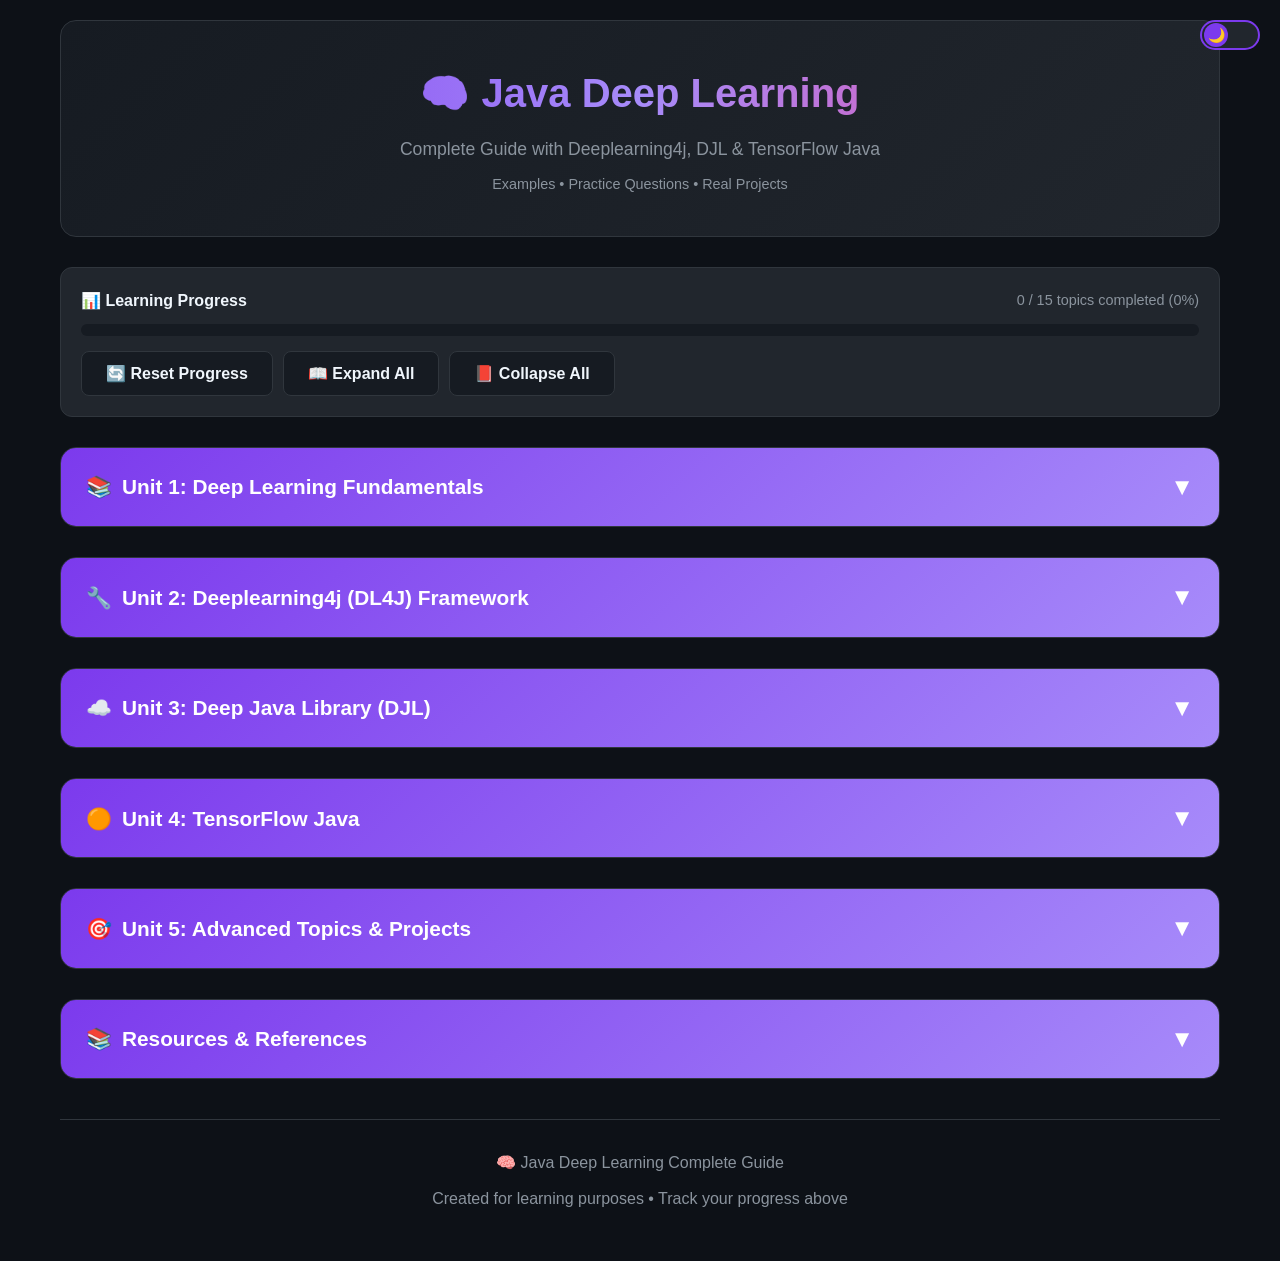
<file: JavaDeepLearning.html>
<!DOCTYPE html>
<html lang="en" data-theme="dark">
<head>
    <meta charset="UTF-8">
    <meta name="viewport" content="width=device-width, initial-scale=1.0">
    <title>Java Deep Learning - Complete Guide</title>
    <style>
        :root {
            --bg-primary: #0d1117;
            --bg-secondary: #161b22;
            --bg-card: #21262d;
            --text-primary: #f0f6fc;
            --text-secondary: #8b949e;
            --accent: #7c3aed;
            --accent-secondary: #a78bfa;
            --code-bg: #0d1117;
            --border: #30363d;
            --success: #3fb950;
            --warning: #f0883e;
        }

        [data-theme="light"] {
            --bg-primary: #ffffff;
            --bg-secondary: #f6f8fa;
            --bg-card: #ffffff;
            --text-primary: #24292f;
            --text-secondary: #57606a;
            --accent: #7c3aed;
            --accent-secondary: #a78bfa;
            --code-bg: #f6f8fa;
            --border: #d0d7de;
            --success: #1a7f37;
            --warning: #bc4c00;
        }

        * { margin: 0; padding: 0; box-sizing: border-box; }
        
        body {
            font-family: -apple-system, BlinkMacSystemFont, 'Segoe UI', Roboto, sans-serif;
            background: var(--bg-primary);
            color: var(--text-primary);
            line-height: 1.6;
            transition: all 0.3s ease;
        }

        .container { max-width: 1200px; margin: 0 auto; padding: 20px; }

        /* Header */
        .header {
            text-align: center;
            padding: 40px 20px;
            background: linear-gradient(135deg, var(--bg-secondary), var(--bg-card));
            border-radius: 16px;
            margin-bottom: 30px;
            border: 1px solid var(--border);
        }

        .header h1 {
            font-size: 2.5rem;
            background: linear-gradient(90deg, var(--accent), var(--accent-secondary), #ec4899);
            -webkit-background-clip: text;
            -webkit-text-fill-color: transparent;
            background-clip: text;
            margin-bottom: 10px;
        }

        .header p { color: var(--text-secondary); font-size: 1.1rem; }

        /* Theme Toggle */
        .theme-toggle {
            position: fixed;
            top: 20px;
            right: 20px;
            width: 60px;
            height: 30px;
            background: var(--bg-card);
            border: 2px solid var(--accent);
            border-radius: 30px;
            cursor: pointer;
            z-index: 1000;
            transition: all 0.3s ease;
        }

        .theme-toggle::after {
            content: '🌙';
            position: absolute;
            width: 24px;
            height: 24px;
            background: var(--accent);
            border-radius: 50%;
            top: 1px;
            left: 2px;
            transition: all 0.3s ease;
            display: flex;
            align-items: center;
            justify-content: center;
            font-size: 14px;
        }

        [data-theme="light"] .theme-toggle::after {
            content: '☀️';
            left: 30px;
        }

        /* Progress Bar */
        .progress-container {
            background: var(--bg-card);
            border-radius: 12px;
            padding: 20px;
            margin-bottom: 30px;
            border: 1px solid var(--border);
        }

        .progress-header {
            display: flex;
            justify-content: space-between;
            align-items: center;
            margin-bottom: 10px;
        }

        .progress-bar {
            height: 12px;
            background: var(--bg-secondary);
            border-radius: 6px;
            overflow: hidden;
        }

        .progress-fill {
            height: 100%;
            background: linear-gradient(90deg, var(--accent), var(--accent-secondary));
            border-radius: 6px;
            transition: width 0.5s ease;
        }

        .progress-text { color: var(--text-secondary); font-size: 0.9rem; }

        /* Unit Cards */
        .unit {
            background: var(--bg-card);
            border-radius: 16px;
            margin-bottom: 30px;
            border: 1px solid var(--border);
            overflow: hidden;
        }

        .unit-header {
            background: linear-gradient(135deg, var(--accent), var(--accent-secondary));
            padding: 20px 25px;
            cursor: pointer;
            display: flex;
            justify-content: space-between;
            align-items: center;
        }

        .unit-header h2 {
            color: white;
            font-size: 1.3rem;
            display: flex;
            align-items: center;
            gap: 10px;
        }

        .unit-header .toggle-icon {
            color: white;
            font-size: 1.5rem;
            transition: transform 0.3s ease;
        }

        .unit-content {
            padding: 25px;
            display: none;
        }

        .unit-content.active { display: block; }

        .unit-header:hover { opacity: 0.95; }

        /* Topic Section */
        .topic {
            margin-bottom: 25px;
            padding: 20px;
            background: var(--bg-secondary);
            border-radius: 12px;
            border: 1px solid var(--border);
        }

        .topic h3 {
            color: var(--accent-secondary);
            margin-bottom: 15px;
            font-size: 1.1rem;
            display: flex;
            align-items: center;
            gap: 8px;
        }

        .topic p { color: var(--text-secondary); margin-bottom: 15px; }

        /* Code Block */
        .code-block {
            background: var(--code-bg);
            border-radius: 8px;
            padding: 15px;
            margin: 15px 0;
            overflow-x: auto;
            border: 1px solid var(--border);
            position: relative;
        }

        .code-block pre {
            margin: 0;
            font-family: 'Fira Code', 'Consolas', monospace;
            font-size: 0.9rem;
            line-height: 1.5;
        }

        .code-block code { color: var(--text-primary); }

        .code-label {
            position: absolute;
            top: 8px;
            right: 10px;
            font-size: 0.75rem;
            color: var(--accent);
            background: var(--bg-card);
            padding: 2px 8px;
            border-radius: 4px;
        }

        .keyword { color: #ff7b72; }
        .string { color: #a5d6ff; }
        .comment { color: #8b949e; font-style: italic; }
        .type { color: #79c0ff; }
        .function { color: #d2a8ff; }
        .number { color: #79c0ff; }

        /* Practice Questions */
        .practice {
            background: linear-gradient(135deg, rgba(124,58,237,0.1), rgba(167,139,250,0.1));
            border-radius: 12px;
            padding: 20px;
            margin-top: 20px;
            border: 1px solid var(--accent);
        }

        .practice h4 {
            color: var(--accent-secondary);
            margin-bottom: 15px;
            display: flex;
            align-items: center;
            gap: 8px;
        }

        .practice ol {
            padding-left: 20px;
            color: var(--text-primary);
        }

        .practice li {
            margin-bottom: 10px;
            padding-left: 5px;
        }

        /* Checkbox */
        .checkbox-container {
            display: flex;
            align-items: center;
            gap: 10px;
            margin-top: 15px;
            padding: 10px;
            background: var(--bg-secondary);
            border-radius: 8px;
            cursor: pointer;
        }

        .checkbox-container input[type="checkbox"] {
            width: 20px;
            height: 20px;
            accent-color: var(--accent);
            cursor: pointer;
        }

        .checkbox-container label {
            color: var(--text-secondary);
            cursor: pointer;
            user-select: none;
        }

        .checkbox-container.completed label {
            text-decoration: line-through;
            color: var(--success);
        }

        /* Key Points */
        .key-points {
            background: rgba(63, 185, 80, 0.1);
            border-left: 4px solid var(--success);
            padding: 15px;
            border-radius: 0 8px 8px 0;
            margin: 15px 0;
        }

        .key-points h4 { color: var(--success); margin-bottom: 10px; }
        .key-points ul { padding-left: 20px; color: var(--text-secondary); }
        .key-points li { margin-bottom: 5px; }

        /* Warning */
        .warning {
            background: rgba(240, 136, 62, 0.1);
            border-left: 4px solid var(--warning);
            padding: 15px;
            border-radius: 0 8px 8px 0;
            margin: 15px 0;
        }

        .warning h4 { color: var(--warning); margin-bottom: 10px; }

        /* Buttons */
        .btn {
            padding: 12px 24px;
            border-radius: 8px;
            border: none;
            cursor: pointer;
            font-size: 1rem;
            font-weight: 600;
            transition: all 0.3s ease;
        }

        .btn-primary {
            background: linear-gradient(135deg, var(--accent), var(--accent-secondary));
            color: white;
        }

        .btn-primary:hover { transform: translateY(-2px); box-shadow: 0 5px 20px rgba(124,58,237,0.3); }

        .btn-secondary {
            background: var(--bg-secondary);
            color: var(--text-primary);
            border: 1px solid var(--border);
        }

        .btn-group { display: flex; gap: 10px; margin-top: 20px; }

        /* Footer */
        .footer {
            text-align: center;
            padding: 30px;
            color: var(--text-secondary);
            border-top: 1px solid var(--border);
            margin-top: 40px;
        }

        /* Toast */
        .toast {
            position: fixed;
            bottom: 20px;
            right: 20px;
            background: var(--accent);
            color: white;
            padding: 15px 25px;
            border-radius: 8px;
            box-shadow: 0 5px 20px rgba(0,0,0,0.3);
            transform: translateY(100px);
            opacity: 0;
            transition: all 0.3s ease;
            z-index: 1001;
        }

        .toast.show { transform: translateY(0); opacity: 1; }

        /* Table */
        table {
            width: 100%;
            border-collapse: collapse;
            margin: 15px 0;
        }

        th, td {
            padding: 12px 15px;
            text-align: left;
            border-bottom: 1px solid var(--border);
        }

        th { background: var(--bg-secondary); color: var(--accent-secondary); }
        td { color: var(--text-secondary); }

        /* Responsive */
        @media (max-width: 768px) {
            .header h1 { font-size: 1.8rem; }
            .unit-header { flex-direction: column; gap: 10px; text-align: center; }
            .btn-group { flex-direction: column; }
        }
    </style>
</head>
<body>
    <div class="container">
        <!-- Header -->
        <div class="header">
            <h1>🧠 Java Deep Learning</h1>
            <p>Complete Guide with Deeplearning4j, DJL & TensorFlow Java</p>
            <p style="margin-top: 10px; font-size: 0.9rem;">Examples • Practice Questions • Real Projects</p>
        </div>

        <!-- Theme Toggle -->
        <div class="theme-toggle" onclick="toggleTheme()"></div>

        <!-- Progress -->
        <div class="progress-container">
            <div class="progress-header">
                <span style="font-weight: 600;">📊 Learning Progress</span>
                <span class="progress-text" id="progressText">0 / 24 topics completed</span>
            </div>
            <div class="progress-bar">
                <div class="progress-fill" id="progressFill" style="width: 0%"></div>
            </div>
            <div class="btn-group" style="margin-top: 15px;">
                <button class="btn btn-secondary" onclick="resetProgress()">🔄 Reset Progress</button>
                <button class="btn btn-secondary" onclick="expandAll()">📖 Expand All</button>
                <button class="btn btn-secondary" onclick="collapseAll()">📕 Collapse All</button>
            </div>
        </div>

        <!-- Unit 1: Deep Learning Fundamentals -->
        <div class="unit">
            <div class="unit-header" onclick="toggleUnit(this)">
                <h2><span>📚</span> Unit 1: Deep Learning Fundamentals</h2>
                <span class="toggle-icon">▼</span>
            </div>
            <div class="unit-content">
                <!-- Topic 1.1 -->
                <div class="topic">
                    <h3>🔬 1.1 What is Deep Learning?</h3>
                    <p>Deep Learning is a subset of machine learning that uses neural networks with multiple layers (hence "deep") to learn hierarchical representations of data.</p>
                    
                    <div class="key-points">
                        <h4>📌 Key Concepts</h4>
                        <ul>
                            <li><strong>Neural Network:</strong> Computational model inspired by biological neurons</li>
                            <li><strong>Layers:</strong> Input, Hidden, and Output layers</li>
                            <li><strong>Weights & Biases:</strong> Parameters learned during training</li>
                            <li><strong>Activation Functions:</strong> Introduce non-linearity (ReLU, Sigmoid, Tanh)</li>
                            <li><strong>Backpropagation:</strong> Algorithm to compute gradients</li>
                            <li><strong>Gradient Descent:</strong> Optimization algorithm to minimize loss</li>
                        </ul>
                    </div>

                    <div class="code-block">
                        <span class="code-label">Neuron Mathematics</span>
<pre><code><span class="comment">// A single neuron computes:</span>
<span class="comment">// output = activation(Σ(weight_i * input_i) + bias)</span>

<span class="keyword">import</span> java.util.Arrays;

<span class="keyword">public class</span> <span class="type">Neuron</span> {
    <span class="keyword">private double</span>[] weights;
    <span class="keyword">private double</span> bias;
    
    <span class="keyword">public</span> <span class="function">Neuron</span>(<span class="keyword">int</span> inputSize) {
        weights = <span class="keyword">new double</span>[inputSize];
        bias = <span class="number">0.0</span>;
        <span class="comment">// Initialize weights randomly</span>
        <span class="keyword">for</span> (<span class="keyword">int</span> i = <span class="number">0</span>; i < inputSize; i++) {
            weights[i] = Math.random() * <span class="number">2</span> - <span class="number">1</span>;
        }
    }
    
    <span class="keyword">public double</span> <span class="function">activate</span>(<span class="keyword">double</span>[] inputs) {
        <span class="keyword">double</span> sum = bias;
        <span class="keyword">for</span> (<span class="keyword">int</span> i = <span class="number">0</span>; i < inputs.length; i++) {
            sum += weights[i] * inputs[i];
        }
        <span class="keyword">return</span> <span class="function">relu</span>(sum);  <span class="comment">// ReLU activation</span>
    }
    
    <span class="keyword">private double</span> <span class="function">relu</span>(<span class="keyword">double</span> x) {
        <span class="keyword">return</span> Math.max(<span class="number">0</span>, x);
    }
}</code></pre>
                    </div>

                    <div class="code-block">
                        <span class="code-label">Activation Functions</span>
<pre><code><span class="keyword">public class</span> <span class="type">Activations</span> {
    
    <span class="comment">// ReLU: f(x) = max(0, x)</span>
    <span class="keyword">public static double</span> <span class="function">relu</span>(<span class="keyword">double</span> x) {
        <span class="keyword">return</span> Math.max(<span class="number">0</span>, x);
    }
    
    <span class="comment">// Sigmoid: f(x) = 1 / (1 + e^(-x))</span>
    <span class="keyword">public static double</span> <span class="function">sigmoid</span>(<span class="keyword">double</span> x) {
        <span class="keyword">return</span> <span class="number">1</span> / (<span class="number">1</span> + Math.exp(-x));
    }
    
    <span class="comment">// Tanh: f(x) = (e^x - e^(-x)) / (e^x + e^(-x))</span>
    <span class="keyword">public static double</span> <span class="function">tanh</span>(<span class="keyword">double</span> x) {
        <span class="keyword">return</span> Math.tanh(x);
    }
    
    <span class="comment">// Softmax: converts logits to probabilities</span>
    <span class="keyword">public static double</span>[] <span class="function">softmax</span>(<span class="keyword">double</span>[] logits) {
        <span class="keyword">double</span>[] exp = <span class="keyword">new double</span>[logits.length];
        <span class="keyword">double</span> sum = <span class="number">0</span>;
        <span class="keyword">for</span> (<span class="keyword">int</span> i = <span class="number">0</span>; i < logits.length; i++) {
            exp[i] = Math.exp(logits[i]);
            sum += exp[i];
        }
        <span class="keyword">for</span> (<span class="keyword">int</span> i = <span class="number">0</span>; i < exp.length; i++) {
            exp[i] /= sum;
        }
        <span class="keyword">return</span> exp;
    }
    
    <span class="comment">// Derivatives for backpropagation</span>
    <span class="keyword">public static double</span> <span class="function">reluDerivative</span>(<span class="keyword">double</span> x) {
        <span class="keyword">return</span> x > <span class="number">0</span> ? <span class="number">1</span> : <span class="number">0</span>;
    }
    
    <span class="keyword">public static double</span> <span class="function">sigmoidDerivative</span>(<span class="keyword">double</span> x) {
        <span class="keyword">return</span> x * (<span class="number">1</span> - x);
    }
}</code></pre>
                    </div>

                    <div class="warning">
                        <h4>⚠️ Common Pitfalls</h4>
                        <p><strong>Vanishing Gradients:</strong> Sigmoid/Tanh can cause gradients to become very small in deep networks. Use ReLU or its variants (LeakyReLU, ELU) for hidden layers.</p>
                    </div>

                    <div class="checkbox-container" onclick="toggleComplete(this)">
                        <input type="checkbox" id="topic1_1">
                        <label for="topic1_1">Mark as completed</label>
                    </div>
                </div>

                <!-- Topic 1.2 -->
                <div class="topic">
                    <h3>📊 1.2 Loss Functions</h3>
                    <p>Loss functions measure how far the model's predictions are from the actual values.</p>

                    <div class="code-block">
                        <span class="code-label">Common Loss Functions</span>
<pre><code><span class="keyword">public class</span> <span class="type">LossFunctions</span> {
    
    <span class="comment">// Mean Squared Error (Regression)</span>
    <span class="keyword">public static double</span> <span class="function">mse</span>(<span class="keyword">double</span>[] actual, <span class="keyword">double</span>[] predicted) {
        <span class="keyword">double</span> sum = <span class="number">0</span>;
        <span class="keyword">for</span> (<span class="keyword">int</span> i = <span class="number">0</span>; i < actual.length; i++) {
            sum += Math.pow(actual[i] - predicted[i], <span class="number">2</span>);
        }
        <span class="keyword">return</span> sum / actual.length;
    }
    
    <span class="comment">// Cross-Entropy Loss (Classification)</span>
    <span class="keyword">public static double</span> <span class="function">crossEntropy</span>(<span class="keyword">double</span>[] actual, <span class="keyword">double</span>[] predicted) {
        <span class="keyword">double</span> loss = <span class="number">0</span>;
        <span class="keyword">for</span> (<span class="keyword">int</span> i = <span class="number">0</span>; i < actual.length; i++) {
            loss -= actual[i] * Math.log(predicted[i] + <span class="number">1e-15</span>);
        }
        <span class="keyword">return</span> loss;
    }
    
    <span class="comment">// Binary Cross-Entropy (Binary Classification)</span>
    <span class="keyword">public static double</span> <span class="function">binaryCrossEntropy</span>(<span class="keyword">double</span> actual, <span class="keyword">double</span> predicted) {
        <span class="keyword">return</span> -(actual * Math.log(predicted + <span class="number">1e-15</span>) + 
                (<span class="number">1</span> - actual) * Math.log(<span class="number">1</span> - predicted + <span class="number">1e-15</span>));
    }
    
    <span class="comment">// Categorical Cross-Entropy (Multi-class)</span>
    <span class="keyword">public static double</span> <span class="function">categoricalCrossEntropy</span>(<span class="keyword">int</span> actual, <span class="keyword">double</span>[] predicted) {
        <span class="keyword">return</span> -Math.log(predicted[actual] + <span class="number">1e-15</span>);
    }
}</code></pre>
                    </div>

                    <table>
                        <tr><th>Loss Function</th><th>Use Case</th><th>Formula</th></tr>
                        <tr><td>MSE</td><td>Regression</td><td>Σ(y - ŷ)² / n</td></tr>
                        <tr><td>MAE</td><td>Regression (robust)</td><td>Σ|y - ŷ| / n</td></tr>
                        <tr><td>Cross-Entropy</td><td>Multi-class</td><td>-Σ y·log(ŷ)</td></tr>
                        <tr><td>Binary CE</td><td>Binary classification</td><td>-[y·log(ŷ) + (1-y)·log(1-ŷ)]</td></tr>
                    </table>

                    <div class="checkbox-container" onclick="toggleComplete(this)">
                        <input type="checkbox" id="topic1_2">
                        <label for="topic1_2">Mark as completed</label>
                    </div>
                </div>

                <!-- Topic 1.3 -->
                <div class="topic">
                    <h3>⚡ 1.3 Optimization Algorithms</h3>
                    <p>Optimizers update model weights to minimize the loss function.</p>

                    <div class="code-block">
                        <span class="code-label">SGD & Adam Optimizer</span>
<pre><code><span class="keyword">public class</span> <span class="type">SGDOptimizer</span> {
    <span class="keyword">private double</span> learningRate;
    
    <span class="keyword">public</span> <span class="function">SGDOptimizer</span>(<span class="keyword">double</span> learningRate) {
        <span class="keyword">this</span>.learningRate = learningRate;
    }
    
    <span class="keyword">public double</span>[] <span class="function">update</span>(<span class="keyword">double</span>[] weights, <span class="keyword">double</span>[] gradients) {
        <span class="keyword">double</span>[] newWeights = <span class="keyword">new double</span>[weights.length];
        <span class="keyword">for</span> (<span class="keyword">int</span> i = <span class="number">0</span>; i < weights.length; i++) {
            newWeights[i] = weights[i] - learningRate * gradients[i];
        }
        <span class="keyword">return</span> newWeights;
    }
}

<span class="keyword">public class</span> <span class="type">AdamOptimizer</span> {
    <span class="keyword">private double</span> learningRate, beta1, beta2, epsilon;
    <span class="keyword">private double</span>[] m, v;  <span class="comment">// First & second moment estimates</span>
    <span class="keyword">private int</span> t;  <span class="comment">// Time step</span>
    
    <span class="keyword">public</span> <span class="function">AdamOptimizer</span>(<span class="keyword">int</span> paramSize) {
        <span class="keyword">this</span>.learningRate = <span class="number">0.001</span>;
        <span class="keyword">this</span>.beta1 = <span class="number">0.9</span>;
        <span class="keyword">this</span>.beta2 = <span class="number">0.999</span>;
        <span class="keyword">this</span>.epsilon = <span class="number">1e-8</span>;
        m = <span class="keyword">new double</span>[paramSize];
        v = <span class="keyword">new double</span>[paramSize];
        t = <span class="number">0</span>;
    }
    
    <span class="keyword">public double</span>[] <span class="function">update</span>(<span class="keyword">double</span>[] weights, <span class="keyword">double</span>[] gradients) {
        t++;
        <span class="keyword">double</span>[] newWeights = <span class="keyword">new double</span>[weights.length];
        
        <span class="keyword">for</span> (<span class="keyword">int</span> i = <span class="number">0</span>; i < weights.length; i++) {
            <span class="comment">// Update biased first moment estimate</span>
            m[i] = beta1 * m[i] + (<span class="number">1</span> - beta1) * gradients[i];
            <span class="comment">// Update biased second raw moment estimate</span>
            v[i] = beta2 * v[i] + (<span class="number">1</span> - beta2) * gradients[i] * gradients[i];
            <span class="comment">// Bias-corrected estimates</span>
            <span class="keyword">double</span> mHat = m[i] / (<span class="number">1</span> - Math.pow(beta1, t));
            <span class="keyword">double</span> vHat = v[i] / (<span class="number">1</span> - Math.pow(beta2, t));
            <span class="comment">// Update weights</span>
            newWeights[i] = weights[i] - learningRate * mHat / (Math.sqrt(vHat) + epsilon);
        }
        <span class="keyword">return</span> newWeights;
    }
}</code></pre>
                    </div>

                    <div class="practice">
                        <h4>✏️ Practice Questions</h4>
                        <ol>
                            <li>Why does Adam optimizer often converge faster than basic SGD?</li>
                            <li>What is the effect of learning rate too high vs too low?</li>
                            <li>Implement a momentum-based SGD optimizer.</li>
                            <li>When would you use learning rate scheduling?</li>
                        </ol>
                    </div>

                    <div class="checkbox-container" onclick="toggleComplete(this)">
                        <input type="checkbox" id="topic1_3">
                        <label for="topic1_3">Mark as completed</label>
                    </div>
                </div>

                <!-- Topic 1.4 -->
                <div class="topic">
                    <h3>🔄 1.4 Backpropagation Algorithm</h3>
                    <p>Backpropagation computes gradients of the loss with respect to each weight using the chain rule.</p>

                    <div class="code-block">
                        <span class="code-label">Simple Backprop Example</span>
<pre><code><span class="keyword">public class</span> <span class="type">SimpleNeuralNetwork</span> {
    <span class="keyword">private double</span>[] inputLayer, hiddenLayer, outputLayer;
    <span class="keyword">private double</span>[][] weightsIH, weightsHO;  <span class="comment">// Input-Hidden, Hidden-Output</span>
    <span class="keyword">private double</span>[] biasH, biasO;
    <span class="keyword">private double</span> learningRate = <span class="number">0.1</span>;
    
    <span class="keyword">public void</span> <span class="function">forward</span>(<span class="keyword">double</span>[] input) {
        inputLayer = input;
        
        <span class="comment">// Hidden layer computation</span>
        <span class="keyword">for</span> (<span class="keyword">int</span> j = <span class="number">0</span>; j < hiddenLayer.length; j++) {
            <span class="keyword">double</span> sum = biasH[j];
            <span class="keyword">for</span> (<span class="keyword">int</span> i = <span class="number">0</span>; i < input.length; i++) {
                sum += input[i] * weightsIH[i][j];
            }
            hiddenLayer[j] = <span class="function">sigmoid</span>(sum);
        }
        
        <span class="comment">// Output layer computation</span>
        <span class="keyword">for</span> (<span class="keyword">int</span> j = <span class="number">0</span>; j < outputLayer.length; j++) {
            <span class="keyword">double</span> sum = biasO[j];
            <span class="keyword">for</span> (<span class="keyword">int</span> i = <span class="number">0</span>; i < hiddenLayer.length; i++) {
                sum += hiddenLayer[i] * weightsHO[i][j];
            }
            outputLayer[j] = <span class="function">sigmoid</span>(sum);
        }
    }
    
    <span class="keyword">public void</span> <span class="function">backward</span>(<span class="keyword">double</span>[] target) {
        <span class="comment">// Output layer errors</span>
        <span class="keyword">double</span>[] outputErrors = <span class="keyword">new double</span>[outputLayer.length];
        <span class="keyword">for</span> (<span class="keyword">int</span> i = <span class="number">0</span>; i < outputLayer.length; i++) {
            outputErrors[i] = (target[i] - outputLayer[i]) * 
                              <span class="function">sigmoidDerivative</span>(outputLayer[i]);
        }
        
        <span class="comment">// Hidden layer errors</span>
        <span class="keyword">double</span>[] hiddenErrors = <span class="keyword">new double</span>[hiddenLayer.length];
        <span class="keyword">for</span> (<span class="keyword">int</span> i = <span class="number">0</span>; i < hiddenLayer.length; i++) {
            <span class="keyword">double</span> error = <span class="number">0</span>;
            <span class="keyword">for</span> (<span class="keyword">int</span> j = <span class="number">0</span>; j < outputLayer.length; j++) {
                error += outputErrors[j] * weightsHO[i][j];
            }
            hiddenErrors[i] = error * <span class="function">sigmoidDerivative</span>(hiddenLayer[i]);
        }
        
        <span class="comment">// Update weights (Hidden-Output)</span>
        <span class="keyword">for</span> (<span class="keyword">int</span> i = <span class="number">0</span>; i < hiddenLayer.length; i++) {
            <span class="keyword">for</span> (<span class="keyword">int</span> j = <span class="number">0</span>; j < outputLayer.length; j++) {
                weightsHO[i][j] += learningRate * outputErrors[j] * hiddenLayer[i];
            }
        }
        
        <span class="comment">// Update weights (Input-Hidden)</span>
        <span class="keyword">for</span> (<span class="keyword">int</span> i = <span class="number">0</span>; i < inputLayer.length; i++) {
            <span class="keyword">for</span> (<span class="keyword">int</span> j = <span class="number">0</span>; j < hiddenLayer.length; j++) {
                weightsIH[i][j] += learningRate * hiddenErrors[j] * inputLayer[i];
            }
        }
    }
}</code></pre>
                    </div>

                    <div class="checkbox-container" onclick="toggleComplete(this)">
                        <input type="checkbox" id="topic1_4">
                        <label for="topic1_4">Mark as completed</label>
                    </div>
                </div>
            </div>
        </div>

        <!-- Unit 2: Deeplearning4j (DL4J) -->
        <div class="unit">
            <div class="unit-header" onclick="toggleUnit(this)">
                <h2><span>🔧</span> Unit 2: Deeplearning4j (DL4J) Framework</h2>
                <span class="toggle-icon">▼</span>
            </div>
            <div class="unit-content">
                <!-- Topic 2.1 -->
                <div class="topic">
                    <h3>📦 2.1 DL4J Setup & Configuration</h3>
                    <p>Deeplearning4j is the most popular deep learning framework for Java/JVM.</p>

                    <div class="code-block">
                        <span class="code-label">Maven Dependencies</span>
<pre><code><span class="comment">&lt;!-- pom.xml --&gt;</span>
&lt;<span class="keyword">dependencies</span>&gt;
    <span class="comment">&lt;!-- DL4J Core --&gt;</span>
    &lt;<span class="type">dependency</span>&gt;
        &lt;<span class="keyword">groupId</span>&gt;org.deeplearning4j&lt;/<span class="keyword">groupId</span>&gt;
        &lt;<span class="keyword">artifactId</span>&gt;deeplearning4j-core&lt;/<span class="keyword">artifactId</span>&gt;
        &lt;<span class="keyword">version</span>&gt;1.0.0-M2.1&lt;/<span class="keyword">version</span>&gt;
    &lt;/<span class="type">dependency</span>&gt;
    
    <span class="comment">&lt;!-- ND4J Backend (CPU) --&gt;</span>
    &lt;<span class="type">dependency</span>&gt;
        &lt;<span class="keyword">groupId</span>&gt;org.nd4j&lt;/<span class="keyword">groupId</span>&gt;
        &lt;<span class="keyword">artifactId</span>&gt;nd4j-native-platform&lt;/<span class="keyword">artifactId</span>&gt;
        &lt;<span class="keyword">version</span>&gt;1.0.0-M2.1&lt;/<span class="keyword">version</span>&gt;
    &lt;/<span class="type">dependency</span>&gt;
    
    <span class="comment">&lt;!-- ND4J Backend (GPU with CUDA) --&gt;</span>
    &lt;<span class="comment">&lt;!--
    &lt;dependency&gt;
        &lt;groupId&gt;org.nd4j&lt;/groupId&gt;
        &lt;artifactId&gt;nd4j-cuda-11.6-platform&lt;/artifactId&gt;
        &lt;version&gt;1.0.0-M2.1&lt;/version&gt;
    &lt;/dependency&gt;
    --&gt;</span>
&lt;/<span class="keyword">dependencies</span>&gt;</code></pre>
                    </div>

                    <div class="code-block">
                        <span class="code-label">Gradle Dependencies</span>
<pre><code><span class="comment">// build.gradle</span>
<span class="keyword">dependencies</span> {
    implementation <span class="string">'org.deeplearning4j:deeplearning4j-core:1.0.0-M2.1'</span>
    implementation <span class="string">'org.nd4j:nd4j-native-platform:1.0.0-M2.1'</span>
    
    <span class="comment">// For GPU support</span>
    <span class="comment">// implementation 'org.nd4j:nd4j-cuda-11.6-platform:1.0.0-M2.1'</span>
}</code></pre>
                    </div>

                    <div class="checkbox-container" onclick="toggleComplete(this)">
                        <input type="checkbox" id="topic2_1">
                        <label for="topic2_1">Mark as completed</label>
                    </div>
                </div>

                <!-- Topic 2.2 -->
                <div class="topic">
                    <h3>🏗️ 2.2 Building Neural Networks with DL4J</h3>

                    <div class="code-block">
                        <span class="code-label">Multi-Layer Perceptron (MLP)</span>
<pre><code><span class="keyword">import</span> org.deeplearning4j.nn.conf.MultiLayerConfiguration;
<span class="keyword">import</span> org.deeplearning4j.nn.conf.NeuralNetConfiguration;
<span class="keyword">import</span> org.deeplearning4j.nn.conf.layers.DenseLayer;
<span class="keyword">import</span> org.deeplearning4j.nn.conf.layers.OutputLayer;
<span class="keyword">import</span> org.deeplearning4j.nn.multilayer.MultiLayerNetwork;
<span class="keyword">import</span> org.nd4j.linalg.activations.Activation;
<span class="keyword">import</span> org.nd4j.linalg.learning.config.Adam;
<span class="keyword">import</span> org.nd4j.linalg.lossfunctions.LossFunctions;

<span class="keyword">public class</span> <span class="type">MLPClassifier</span> {
    
    <span class="keyword">public static</span> MultiLayerNetwork <span class="function">buildModel</span>(<span class="keyword">int</span> inputSize, <span class="keyword">int</span> numClasses) {
        
        MultiLayerConfiguration config = <span class="keyword">new</span> NeuralNetConfiguration.Builder()
            .seed(<span class="number">42</span>)
            .updater(<span class="keyword">new</span> Adam(<span class="number">0.001</span>))
            .weightInit(<span class="keyword">new</span> Xavier())
            .list()
            
            <span class="comment">// Hidden Layer 1</span>
            .layer(<span class="number">0</span>, <span class="keyword">new</span> DenseLayer.Builder()
                .nIn(inputSize)
                .nOut(<span class="number">128</span>)
                .activation(Activation.RELU)
                .dropOut(<span class="number">0.3</span>)
                .build())
            
            <span class="comment">// Hidden Layer 2</span>
            .layer(<span class="number">1</span>, <span class="keyword">new</span> DenseLayer.Builder()
                .nOut(<span class="number">64</span>)
                .activation(Activation.RELU)
                .dropOut(<span class="number">0.2</span>)
                .build())
            
            <span class="comment">// Hidden Layer 3</span>
            .layer(<span class="number">2</span>, <span class="keyword">new</span> DenseLayer.Builder()
                .nOut(<span class="number">32</span>)
                .activation(Activation.RELU)
                .build())
            
            <span class="comment">// Output Layer</span>
            .layer(<span class="number">3</span>, <span class="keyword">new</span> OutputLayer.Builder(
                    LossFunctions.LossFunction.NEGATIVELOGLIKELIHOOD)
                .nOut(numClasses)
                .activation(Activation.SOFTMAX)
                .build())
            
            .build();
        
        MultiLayerNetwork model = <span class="keyword">new</span> MultiLayerNetwork(config);
        model.init();
        <span class="keyword">return</span> model;
    }
}</code></pre>
                    </div>

                    <div class="code-block">
                        <span class="code-label">Training the Model</span>
<pre><code><span class="keyword">import</span> org.nd4j.linalg.dataset.api.iterator.DataSetIterator;
<span class="keyword">import</span> org.nd4j.linalg.dataset.api.preprocessor.NormalizerStandardize;

<span class="keyword">public class</span> <span class="type">ModelTrainer</span> {
    
    <span class="keyword">public static void</span> <span class="function">train</span>(MultiLayerNetwork model, 
                             DataSetIterator trainData,
                             DataSetIterator testData,
                             <span class="keyword">int</span> epochs) {
        
        <span class="comment">// Normalize data</span>
        NormalizerStandardize normalizer = <span class="keyword">new</span> NormalizerStandardize();
        normalizer.fit(trainData);
        trainData.setPreProcessor(normalizer);
        testData.setPreProcessor(normalizer);
        
        System.out.println(<span class="string">"Starting training..."</span>);
        
        <span class="keyword">for</span> (<span class="keyword">int</span> i = <span class="number">0</span>; i < epochs; i++) {
            model.fit(trainData);
            trainData.reset();
            
            <span class="comment">// Evaluate after each epoch</span>
            Evaluation eval = model.evaluate(testData);
            testData.reset();
            
            System.out.printf(<span class="string">"Epoch %d/%d - Accuracy: %.4f, F1: %.4f%n"</span>,
                i + <span class="number">1</span>, epochs, eval.accuracy(), eval.f1());
        }
    }
}</code></pre>
                    </div>

                    <div class="checkbox-container" onclick="toggleComplete(this)">
                        <input type="checkbox" id="topic2_2">
                        <label for="topic2_2">Mark as completed</label>
                    </div>
                </div>

                <!-- Topic 2.3 -->
                <div class="topic">
                    <h3>🖼️ 2.3 CNN for Image Classification</h3>

                    <div class="code-block">
                        <span class="code-label">Convolutional Neural Network</span>
<pre><code><span class="keyword">import</span> org.deeplearning4j.nn.conf.layers.ConvolutionLayer;
<span class="keyword">import</span> org.deeplearning4j.nn.conf.layers.SubsamplingLayer;
<span class="keyword">import</span> org.deeplearning4j.nn.conf.layers.GlobalPoolingLayer;

<span class="keyword">public class</span> <span class="type">CNNImageClassifier</span> {
    
    <span class="keyword">public static</span> MultiLayerNetwork <span class="function">buildCNN</span>(<span class="keyword">int</span> channels, <span class="keyword">int</span> numClasses) {
        
        MultiLayerConfiguration config = <span class="keyword">new</span> NeuralNetConfiguration.Builder()
            .seed(<span class="number">42</span>)
            .updater(<span class="keyword">new</span> Adam(<span class="number">0.001</span>))
            .weightInit(<span class="keyword">new</span> Xavier())
            .list()
            
            <span class="comment">// Conv Layer 1: 32 filters, 3x3 kernel</span>
            .layer(<span class="number">0</span>, <span class="keyword">new</span> ConvolutionLayer.Builder()
                .kernelSize(<span class="number">3</span>, <span class="number">3</span>)
                .stride(<span class="number">1</span>, <span class="number">1</span>)
                .nIn(channels)
                .nOut(<span class="number">32</span>)
                .activation(Activation.RELU)
                .build())
            
            <span class="comment">// Max Pool 1: 2x2</span>
            .layer(<span class="number">1</span>, <span class="keyword">new</span> SubsamplingLayer.Builder()
                .poolingType(SubsamplingLayer.PoolingType.MAX)
                .kernelSize(<span class="number">2</span>, <span class="number">2</span>)
                .stride(<span class="number">2</span>, <span class="number">2</span>)
                .build())
            
            <span class="comment">// Conv Layer 2: 64 filters</span>
            .layer(<span class="number">2</span>, <span class="keyword">new</span> ConvolutionLayer.Builder()
                .kernelSize(<span class="number">3</span>, <span class="number">3</span>)
                .nOut(<span class="number">64</span>)
                .activation(Activation.RELU)
                .build())
            
            .layer(<span class="number">3</span>, <span class="keyword">new</span> SubsamplingLayer.Builder()
                .kernelSize(<span class="number">2</span>, <span class="number">2</span>)
                .build())
            
            <span class="comment">// Conv Layer 3: 128 filters</span>
            .layer(<span class="number">4</span>, <span class="keyword">new</span> ConvolutionLayer.Builder()
                .kernelSize(<span class="number">3</span>, <span class="number">3</span>)
                .nOut(<span class="number">128</span>)
                .activation(Activation.RELU)
                .build())
            
            <span class="comment">// Global Average Pooling</span>
            .layer(<span class="number">5</span>, <span class="keyword">new</span> GlobalPoolingLayer.Builder()
                .poolingType(SubsamplingLayer.PoolingType.AVG)
                .build())
            
            <span class="comment">// Dense Layer</span>
            .layer(<span class="number">6</span>, <span class="keyword">new</span> DenseLayer.Builder()
                .nOut(<span class="number">128</span>)
                .activation(Activation.RELU)
                .dropOut(<span class="number">0.5</span>)
                .build())
            
            <span class="comment">// Output Layer</span>
            .layer(<span class="number">7</span>, <span class="keyword">new</span> OutputLayer.Builder(
                    LossFunctions.LossFunction.NEGATIVELOGLIKELIHOOD)
                .nOut(numClasses)
                .activation(Activation.SOFTMAX)
                .build())
            
            .build();
        
        MultiLayerNetwork model = <span class="keyword">new</span> MultiLayerNetwork(config);
        model.init();
        <span class="keyword">return</span> model;
    }
}</code></pre>
                    </div>

                    <div class="checkbox-container" onclick="toggleComplete(this)">
                        <input type="checkbox" id="topic2_3">
                        <label for="topic2_3">Mark as completed</label>
                    </div>
                </div>

                <!-- Topic 2.4 -->
                <div class="topic">
                    <h3>📝 2.4 RNN for Sequence Data</h3>

                    <div class="code-block">
                        <span class="code-label">LSTM Network</span>
<pre><code><span class="keyword">import</span> org.deeplearning4j.nn.conf.layers.recurrent.LSTM;
<span class="keyword">import</span> org.nd4j.linalg.indexing.INDArrayIndex;

<span class="keyword">public class</span> <span class="type">LSTMTextClassifier</span> {
    
    <span class="keyword">public static</span> MultiLayerNetwork <span class="function">buildLSTM</span>(
            <span class="keyword">int</span> vocabSize, <span class="keyword">int</span> embeddingSize, <span class="keyword">int</span> numClasses) {
        
        MultiLayerConfiguration config = <span class="keyword">new</span> NeuralNetConfiguration.Builder()
            .seed(<span class="number">42</span>)
            .updater(<span class="keyword">new</span> Adam(<span class="number">0.001</span>))
            .list()
            
            <span class="comment">// Embedding Layer</span>
            .layer(<span class="number">0</span>, <span class="keyword">new</span> EmbeddingSequenceLayer.Builder()
                .nIn(vocabSize + <span class="number">1</span>)
                .nOut(embeddingSize)
                .inputLength(<span class="number">-1</span>)  <span class="comment">// Variable length</span>
                .build())
            
            <span class="comment">// LSTM Layer 1</span>
            .layer(<span class="number">1</span>, <span class="keyword">new</span> LSTM.Builder()
                .nIn(embeddingSize)
                .nOut(<span class="number">128</span>)
                .activation(Activation.TANH)
                .build())
            
            <span class="comment">// LSTM Layer 2</span>
            .layer(<span class="number">2</span>, <span class="keyword">new</span> LSTM.Builder()
                .nOut(<span class="number">64</span>)
                .activation(Activation.TANH)
                .build())
            
            <span class="comment">// RNN Output</span>
            .layer(<span class="number">3</span>, <span class="keyword">new</span> RnnOutputLayer.Builder(
                    LossFunctions.LossFunction.NEGATIVELOGLIKELIHOOD)
                .nOut(numClasses)
                .activation(Activation.SOFTMAX)
                .build())
            
            .build();
        
        <span class="keyword">return new</span> MultiLayerNetwork(config);
    }
}</code></pre>
                    </div>

                    <div class="practice">
                        <h4>✏️ Practice Questions - DL4J</h4>
                        <ol>
                            <li>Build a sentiment classifier using LSTM on movie reviews</li>
                            <li>Create a CNN to classify MNIST handwritten digits</li>
                            <li>Implement transfer learning using pre-trained DL4J models</li>
                            <li>Compare performance of MLP vs CNN on image data</li>
                            <li>Build an autoencoder for anomaly detection</li>
                        </ol>
                    </div>

                    <div class="checkbox-container" onclick="toggleComplete(this)">
                        <input type="checkbox" id="topic2_4">
                        <label for="topic2_4">Mark as completed</label>
                    </div>
                </div>
            </div>
        </div>

        <!-- Unit 3: Deep Java Library (DJL) -->
        <div class="unit">
            <div class="unit-header" onclick="toggleUnit(this)">
                <h2><span>☁️</span> Unit 3: Deep Java Library (DJL)</h2>
                <span class="toggle-icon">▼</span>
            </div>
            <div class="unit-content">
                <!-- Topic 3.1 -->
                <div class="topic">
                    <h3>🚀 3.1 DJL Overview & Setup</h3>
                    <p>Deep Java Library (DJL) by AWS is a high-level framework that supports multiple backends (PyTorch, TensorFlow, MXNet).</p>

                    <div class="code-block">
                        <span class="code-label">Maven Setup</span>
<pre><code><span class="comment">&lt;!-- pom.xml --&gt;</span>
&lt;<span class="keyword">dependencyManagement</span>&gt;
    &lt;<span class="keyword">dependencies</span>&gt;
        &lt;<span class="type">dependency</span>&gt;
            &lt;<span class="keyword">groupId</span>&gt;ai.djl&lt;/<span class="keyword">groupId</span>&gt;
            &lt;<span class="keyword">artifactId</span>&gt;bom&lt;/<span class="keyword">artifactId</span>&gt;
            &lt;<span class="keyword">version</span>&gt;0.27.0&lt;/<span class="keyword">version</span>&gt;
            &lt;<span class="keyword">type</span>&gt;pom&lt;/<span class="keyword">type</span>&gt;
        &lt;/<span class="type">dependency</span>&gt;
    &lt;/<span class="keyword">dependencies</span>&gt;
&lt;/<span class="keyword">dependencyManagement</span>&gt;

&lt;<span class="keyword">dependencies</span>&gt;
    <span class="comment">&lt;!-- DJL Core --&gt;</span>
    &lt;<span class="type">dependency</span>&gt;
        &lt;<span class="keyword">groupId</span>&gt;ai.djl&lt;/<span class="keyword">groupId</span>&gt;
        &lt;<span class="keyword">artifactId</span>&gt;api&lt;/<span class="keyword">artifactId</span>&gt;
    &lt;/<span class="type">dependency</span>&gt;
    
    <span class="comment">&lt;!-- PyTorch Engine --&gt;</span>
    &lt;<span class="type">dependency</span>&gt;
        &lt;<span class="keyword">groupId</span>&gt;ai.djl.pytorch&lt;/<span class="keyword">groupId</span>&gt;
        &lt;<span class="keyword">artifactId</span>&gt;pytorch-engine&lt;/<span class="keyword">artifactId</span>&gt;
    &lt;/<span class="type">dependency</span>&gt;
    
    <span class="comment">&lt;!-- ONNX Runtime (for ONNX models) --&gt;</span>
    &lt;<span class="type">dependency</span>&gt;
        &lt;<span class="keyword">groupId</span>&gt;ai.djl.onnxruntime&lt;/<span class="keyword">groupId</span>&gt;
        &lt;<span class="keyword">artifactId</span>&gt;onnxruntime-engine&lt;/<span class="keyword">artifactId</span>&gt;
    &lt;/<span class="type">dependency</span>&gt;
&lt;/<span class="keyword">dependencies</span>&gt;</code></pre>
                    </div>

                    <div class="checkbox-container" onclick="toggleComplete(this)">
                        <input type="checkbox" id="topic3_1">
                        <label for="topic3_1">Mark as completed</label>
                    </div>
                </div>

                <!-- Topic 3.2 -->
                <div class="topic">
                    <h3>🔍 3.2 Image Classification with DJL</h3>

                    <div class="code-block">
                        <span class="code-label">Pre-trained Model Inference</span>
<pre><code><span class="keyword">import</span> ai.djl.*;
<span class="keyword">import</span> ai.djl.inference.Predictor;
<span class="keyword">import</span> ai.djl.modality.cv.*;
<span class="keyword">import</span> ai.djl.modality.cv.translator.*;
<span class="keyword">import</span> ai.djl.repository.zoo.*;

<span class="keyword">public class</span> <span class="type">ImageClassifierDJL</span> {
    
    <span class="keyword">public static void</span> <span class="function">main</span>(String[] args) <span class="keyword">throws</span> Exception {
        
        <span class="comment">// Load pre-trained ResNet-50 model</span>
        ZooModel&lt;Image, Classifications&gt; model = Criteria.builder()
            .setTypes(Image.<span class="keyword">class</span>, Classifications.<span class="keyword">class</span>)
            .optApplication(Application.CV.IMAGE_CLASSIFICATION)
            .optFilter(<span class="string">"dataset"</span>, <span class="string">"imagenet"</span>)
            .optFilter(<span class="string">"layers"</span>, <span class="string">"50"</span>)
            .optProgress听器(<span class="keyword">new</span> ProgressBar())
            .loadModel();
        
        <span class="comment">// Classify an image</span>
        <span class="keyword">try</span> (ZooModel&lt;Image, Classifications&gt; m = model;
             Predictor&lt;Image, Classifications&gt; predictor = m.newPredictor()) {
            
            Image image = ImageFactory.getInstance()
                .fromFile(Path.of(<span class="string">"cat.jpg"</span>));
            
            Classifications result = predictor.predict(image);
            
            System.out.println(<span class="string">"Predictions:"</span>);
            result.getClassNames().forEach(name -> {
                System.out.printf(<span class="string">"  %s: %.2f%%%n"</span>, 
                    name, result.best().getProbability() * <span class="number">100</span>);
            });
        }
    }
}</code></pre>
                    </div>

                    <div class="checkbox-container" onclick="toggleComplete(this)">
                        <input type="checkbox" id="topic3_2">
                        <label for="topic3_2">Mark as completed</label>
                    </div>
                </div>

                <!-- Topic 3.3 -->
                <div class="topic">
                    <h3>💬 3.3 NLP with DJL</h3>

                    <div class="code-block">
                        <span class="code-label">Text Sentiment Analysis</span>
<pre><code><span class="keyword">import</span> ai.djl.modality.nlp.*;
<span class="keyword">import</span> ai.djl.modality.nlp.qa.*;

<span class="keyword">public class</span> <span class="type">SentimentAnalyzerDJL</span> {
    
    <span class="keyword">public static void</span> <span class="function">analyzeSentiment</span>(String text) <span class="keyword">throws</span> Exception {
        
        <span class="comment">// Load BERT-based sentiment model</span>
        ZooModel&lt;String, Classifications&gt; model = Criteria.builder()
            .setTypes(String.<span class="keyword">class</span>, Classifications.<span class="keyword">class</span>)
            .optApplication(Application.NLP.SENTIMENT_ANALYSIS)
            .optFilter(<span class="string">"dataset"</span>, <span class="string">"sst"</span>)
            .loadModel();
        
        <span class="keyword">try</span> (Predictor&lt;String, Classifications&gt; predictor = model.newPredictor()) {
            Classifications result = predictor.predict(text);
            System.out.println(<span class="string">"Sentiment: "</span> + result.best().getClassName());
            System.out.printf(<span class="string">"Confidence: %.2f%%%n"</span>, 
                result.best().getProbability() * <span class="number">100</span>);
        }
    }
    
    <span class="keyword">public static void</span> <span class="function">main</span>(String[] args) <span class="keyword">throws</span> Exception {
        analyzeSentiment(<span class="string">"This movie was absolutely fantastic!"</span>);
        analyzeSentiment(<span class="string">"The food was terrible and the service slow."</span>);
    }
}</code></pre>
                    </div>

                    <div class="practice">
                        <h4>✏️ Practice Questions - DJL</h4>
                        <ol>
                            <li>Build an object detection system using YOLOv5 with DJL</li>
                            <li>Create a text summarization tool using BART/T5 models</li>
                            <li>Implement style transfer on images</li>
                            <li>Build a recommendation system using deep learning</li>
                        </ol>
                    </div>

                    <div class="checkbox-container" onclick="toggleComplete(this)">
                        <input type="checkbox" id="topic3_3">
                        <label for="topic3_3">Mark as completed</label>
                    </div>
                </div>
            </div>
        </div>

        <!-- Unit 4: TensorFlow Java -->
        <div class="unit">
            <div class="unit-header" onclick="toggleUnit(this)">
                <h2><span>🟠</span> Unit 4: TensorFlow Java</h2>
                <span class="toggle-icon">▼</span>
            </div>
            <div class="unit-content">
                <div class="topic">
                    <h3>⚙️ 4.1 TensorFlow Java Setup</h3>

                    <div class="code-block">
                        <span class="code-label">Dependencies</span>
<pre><code><span class="comment">&lt;!-- TensorFlow Java --&gt;</span>
&lt;<span class="type">dependency</span>&gt;
    &lt;<span class="keyword">groupId</span>&gt;org.tensorflow&lt;/<span class="keyword">groupId</span>&gt;
    &lt;<span class="keyword">artifactId</span>&gt;tensorflow-core-platform&lt;/<span class="keyword">artifactId</span>&gt;
    &lt;<span class="keyword">version</span>&gt;0.5.0&lt;/<span class="keyword">version</span>&gt;
&lt;/<span class="type">dependency</span>&gt;</code></pre>
                    </div>
                </div>

                <div class="topic">
                    <h3>📈 4.2 TensorFlow Java Example</h3>

                    <div class="code-block">
                        <span class="code-label">Linear Regression with TF Java</span>
<pre><code><span class="keyword">import</span> org.tensorflow.*;
<span class="keyword">import</span> org.tensorflow.ndarray.*;
<span class="keyword">import</span> org.tensorflow.types.*;

<span class="keyword">public class</span> <span class="type">TFLinearRegression</span> {
    
    <span class="keyword">public static void</span> <span class="function">main</span>(String[] args) {
        <span class="keyword">try</span> (Graph g = <span class="keyword">new</span> Graph()) {
            
            <span class="comment">// Define variables</span>
            <span class="keyword">try</span> (Scope scope = <span class="keyword">new</span> Scope(g).withName(<span class="string">"train"</span>)) {
                <span class="comment">// Weight variable</span>
                Output&lt;TFloat32&gt; W = tf.variable(
                    scope.makeSubScope(<span class="string">"W"</span>),
                    Shape.of(<span class="number">1</span>, <span class="number">1</span>),
                    TFloat32.class
                );
                
                <span class="comment">// Bias variable</span>
                Output&lt;TFloat32&gt; b = tf.variable(
                    scope.makeSubScope(<span class="string">"b"</span>),
                    Shape.of(<span class="number">1</span>),
                    TFloat32.class
                );
                
                <span class="comment">// Input placeholder</span>
                Output&lt;TFloat32&gt; x = tf.placeholder(TFloat32.class, 
                    Shape.of(-<span class="number">1</span>, <span class="number">1</span>), <span class="string">"input"</span>);
                
                <span class="comment">// Model: y = W*x + b</span>
                Output&lt;TFloat32&gt; y = tf.math.add(
                    tf.linalg.matMul(x, W), b);
                
                <span class="comment">// Loss: MSE</span>
                Output&lt;TFloat32&gt; yTrue = tf.placeholder(TFloat32.class, 
                    Shape.of(-<span class="number">1</span>, <span class="number">1</span>), <span class="string">"label"</span>);
                Output&lt;TFloat32&gt; loss = tf.math.mean(
                    tf.math.square(tf.math.sub(y, yTrue)));
                
                <span class="comment">// Training with gradient descent</span>
                Output&lt;TFloat32&gt; optimizer = tf.train.gradientDescent(<span class="number">0.01f</span>)
                    .minimize(loss);
                
                <span class="comment">// Run training</span>
                <span class="keyword">try</span> (Session s = <span class="keyword">new</span> Session(g)) {
                    s.runner().addTarget(optimizer).run();
                    System.out.println(<span class="string">"Training complete!"</span>);
                }
            }
        }
    }
}</code></pre>
                    </div>

                    <div class="checkbox-container" onclick="toggleComplete(this)">
                        <input type="checkbox" id="topic4_1">
                        <label for="topic4_1">Mark as completed</label>
                    </div>
                </div>
            </div>
        </div>

        <!-- Unit 5: Advanced Topics & Projects -->
        <div class="unit">
            <div class="unit-header" onclick="toggleUnit(this)">
                <h2><span>🎯</span> Unit 5: Advanced Topics & Projects</h2>
                <span class="toggle-icon">▼</span>
            </div>
            <div class="unit-content">
                <div class="topic">
                    <h3>🎨 5.1 GANs (Generative Adversarial Networks)</h3>

                    <div class="code-block">
                        <span class="code-label">Simple GAN Structure</span>
<pre><code><span class="keyword">public class</span> <span class="type">SimpleGAN</span> {
    <span class="keyword">private</span> MultiLayerNetwork generator;
    <span class="keyword">private</span> MultiLayerNetwork discriminator;
    
    <span class="keyword">public void</span> <span class="function">buildGAN</span>(<span class="keyword">int</span> latentDim, <span class="keyword">int</span> outputDim) {
        <span class="comment">// Generator: noise -> fake data</span>
        generator = <span class="keyword">new</span> MultiLayerNetwork(<span class="keyword">new</span> NeuralNetConfiguration.Builder()
            .updater(<span class="keyword">new</span> Adam(<span class="number">0.0002</span>))
            .list()
            .layer(<span class="keyword">new</span> DenseLayer.Builder()
                .nIn(latentDim).nOut(<span class="number">256</span>)
                .activation(Activation.RELU).build())
            .layer(<span class="keyword">new</span> DenseLayer.Builder()
                .nOut(<span class="number">512</span>).activation(Activation.RELU).build())
            .layer(<span class="keyword">new</span> DenseLayer.Builder()
                .nOut(outputDim).activation(Activation.TANH).build())
            .build());
        
        <span class="comment">// Discriminator: data -> real/fake</span>
        discriminator = <span class="keyword">new</span> MultiLayerNetwork(<span class="keyword">new</span> NeuralNetConfiguration.Builder()
            .updater(<span class="keyword">new</span> Adam(<span class="number">0.0002</span>))
            .list()
            .layer(<span class="keyword">new</span> DenseLayer.Builder()
                .nIn(outputDim).nOut(<span class="number">512</span>)
                .activation(Activation.LEAKYRELU).build())
            .layer(<span class="keyword">new</span> DenseLayer.Builder()
                .nOut(<span class="number">256</span>).activation(Activation.LEAKYRELU).build())
            .layer(<span class="keyword">new</span> OutputLayer.Builder(
                LossFunctions.LossFunction.XENT)
                .nOut(<span class="number">1</span>).activation(Activation.SIGMOID).build())
            .build());
    }
    
    <span class="keyword">public void</span> <span class="function">train</span>(<span class="keyword">int</span> epochs, <span class="keyword">int</span> batchSize) {
        <span class="keyword">for</span> (<span class="keyword">int</span> epoch = <span class="number">0</span>; epoch < epochs; epoch++) {
            <span class="comment">// Train discriminator on real data</span>
            <span class="comment">// Train discriminator on fake data</span>
            <span class="comment">// Train generator (fool discriminator)</span>
            <span class="keyword">if</span> (epoch % <span class="number">100</span> == <span class="number">0</span>) {
                System.out.printf(<span class="string">"Epoch %d: D_loss=%.4f, G_loss=%.4f%n"</span>,
                    epoch, dLoss, gLoss);
            }
        }
    }
}</code></pre>
                    </div>

                    <div class="checkbox-container" onclick="toggleComplete(this)">
                        <input type="checkbox" id="topic5_1">
                        <label for="topic5_1">Mark as completed</label>
                    </div>
                </div>

                <div class="topic">
                    <h3>🌐 5.2 Transformer Architecture</h3>

                    <div class="code-block">
                        <span class="code-label">Self-Attention Mechanism</span>
<pre><code><span class="keyword">public class</span> <span class="type">SelfAttention</span> {
    
    <span class="keyword">public static</span> INDArray <span class="function">scaledDotProductAttention</span>(
            INDArray Q, INDArray K, INDArray V) {
        
        <span class="keyword">int</span> dK = K.size(<span class="number">2</span>);
        
        <span class="comment">// Attention = softmax(Q * K^T / sqrt(dK)) * V</span>
        INDArray scores = Nd4j.linalg.tensorMul(Q, K.transpose(<span class="number">0</span>, <span class="number">2</span>, <span class="number">1</span>));
        scores = scores.div(Math.sqrt(dK));
        INDArray attentionWeights = Nd4j.softmax(scores, <span class="number">-1</span>);
        
        <span class="keyword">return</span> Nd4j.linalg.tensorMul(attentionWeights, V);
    }
    
    <span class="keyword">public static</span> INDArray[] <span class="function">multiHeadAttention</span>(
            INDArray input, <span class="keyword">int</span> numHeads, <span class="keyword">int</span> dModel) {
        
        <span class="keyword">int</span> dK = dModel / numHeads;
        INDArray[] heads = <span class="keyword">new</span> INDArray[numHeads];
        
        <span class="keyword">for</span> (<span class="keyword">int</span> i = <span class="number">0</span>; i < numHeads; i++) {
            <span class="comment">// Project Q, K, V for each head</span>
            INDArray Q = linearProjection(input, dK);
            INDArray K = linearProjection(input, dK);
            INDArray V = linearProjection(input, dK);
            
            heads[i] = scaledDotProductAttention(Q, K, V);
        }
        
        <span class="comment">// Concatenate heads and project</span>
        INDArray concatenated = Nd4j.concat(<span class="number">2</span>, heads);
        <span class="keyword">return new</span> INDArray[]{concatenated};
    }
}</code></pre>
                    </div>

                    <div class="checkbox-container" onclick="toggleComplete(this)">
                        <input type="checkbox" id="topic5_2">
                        <label for="topic5_2">Mark as completed</label>
                    </div>
                </div>

                <div class="topic">
                    <h3>🏆 5.3 Final Projects</h3>
                    
                    <div class="key-points">
                        <h4>🎯 Project Ideas</h4>
                        <ul>
                            <li><strong>Image Classifier:</strong> Build a CNN for CIFAR-10 dataset</li>
                            <li><strong>Text Generator:</strong> LSTM-based text generation</li>
                            <li><strong>Object Detection:</strong> YOLO implementation with DJL</li>
                            <li><strong>Chatbot:</strong> Seq2Seq model for dialogue</li>
                            <li><strong>Recommendation Engine:</strong> Neural collaborative filtering</li>
                            <li><strong>Style Transfer:</strong> Neural style transfer on images</li>
                        </ul>
                    </div>

                    <div class="practice">
                        <h4>✏️ Final Project Requirements</h4>
                        <ol>
                            <li>Choose a project from above or propose your own</li>
                            <li>Use at least 2 different architectures (CNN + RNN, etc.)</li>
                            <li>Implement proper data preprocessing pipeline</li>
                            <li>Include training visualization (loss curves)</li>
                            <li>Deploy as a REST API using Spring Boot</li>
                            <li>Write unit tests for model components</li>
                            <li>Create a simple web UI for demo</li>
                        </ol>
                    </div>

                    <div class="checkbox-container" onclick="toggleComplete(this)">
                        <input type="checkbox" id="topic5_3">
                        <label for="topic5_3">Mark as completed</label>
                    </div>
                </div>
            </div>
        </div>

        <!-- Resources -->
        <div class="unit">
            <div class="unit-header" onclick="toggleUnit(this)">
                <h2><span>📚</span> Resources & References</h2>
                <span class="toggle-icon">▼</span>
            </div>
            <div class="unit-content">
                <div class="topic">
                    <h3>🔗 Official Documentation</h3>
                    <ul style="list-style: none; padding: 0;">
                        <li style="padding: 10px 0; border-bottom: 1px solid var(--border);">
                            📘 <strong>DL4J:</strong> <a href="https://deeplearning4j.org/docs/latest/" style="color: var(--accent);">deeplearning4j.org</a>
                        </li>
                        <li style="padding: 10px 0; border-bottom: 1px solid var(--border);">
                            📗 <strong>DJL:</strong> <a href="https://djl.ai/docs/" style="color: var(--accent);">djl.ai</a>
                        </li>
                        <li style="padding: 10px 0; border-bottom: 1px solid var(--border);">
                            📙 <strong>TensorFlow Java:</strong> <a href="https://www.tensorflow.org/jvm" style="color: var(--accent);">tensorflow.org/jvm</a>
                        </li>
                        <li style="padding: 10px 0; border-bottom: 1px solid var(--border);">
                            📕 <strong>ND4J:</strong> <a href="https://nd4j.org/" style="color: var(--accent);">nd4j.org</a>
                        </li>
                    </ul>
                </div>

                <div class="topic">
                    <h3>📖 Recommended Books</h3>
                    <ul style="list-style: none; padding: 0;">
                        <li style="padding: 10px 0; border-bottom: 1px solid var(--border);">
                            📚 "Deep Learning with Java" - Tom Hanlon
                        </li>
                        <li style="padding: 10px 0; border-bottom: 1px solid var(--border);">
                            📚 "Machine Learning in Java" - Ahamed Lubna
                        </li>
                        <li style="padding: 10px 0;">
                            📚 "Neural Networks and Deep Learning" - Michael Nielsen (free online)
                        </li>
                    </ul>
                </div>
            </div>
        </div>

        <!-- Footer -->
        <div class="footer">
            <p>🧠 Java Deep Learning Complete Guide</p>
            <p style="margin-top: 10px;">Created for learning purposes • Track your progress above</p>
        </div>
    </div>

    <!-- Toast Notification -->
    <div class="toast" id="toast"></div>

    <script>
        // Theme Toggle
        function toggleTheme() {
            const html = document.documentElement;
            const current = html.getAttribute('data-theme');
            const next = current === 'dark' ? 'light' : 'dark';
            html.setAttribute('data-theme', next);
            localStorage.setItem('theme', next);
            showToast(`Switched to ${next} mode`);
        }

        // Load saved theme
        const savedTheme = localStorage.getItem('theme') || 'dark';
        document.documentElement.setAttribute('data-theme', savedTheme);

        // Unit Toggle
        function toggleUnit(header) {
            const content = header.nextElementSibling;
            const icon = header.querySelector('.toggle-icon');
            
            content.classList.toggle('active');
            icon.textContent = content.classList.contains('active') ? '▲' : '▼';
        }

        // Expand/Collapse All
        function expandAll() {
            document.querySelectorAll('.unit-content').forEach(c => c.classList.add('active'));
            document.querySelectorAll('.toggle-icon').forEach(i => i.textContent = '▲');
        }

        function collapseAll() {
            document.querySelectorAll('.unit-content').forEach(c => c.classList.remove('active'));
            document.querySelectorAll('.toggle-icon').forEach(i => i.textContent = '▼');
        }

        // Progress Tracking
        function toggleComplete(container) {
            const checkbox = container.querySelector('input[type="checkbox"]');
            checkbox.checked = !checkbox.checked;
            
            if (checkbox.checked) {
                container.classList.add('completed');
                showToast('✅ Topic completed!');
            } else {
                container.classList.remove('completed');
            }
            
            saveProgress();
            updateProgressBar();
        }

        function saveProgress() {
            const checkboxes = document.querySelectorAll('.checkbox-container input[type="checkbox"]');
            const progress = {};
            checkboxes.forEach(cb => {
                progress[cb.id] = cb.checked;
            });
            localStorage.setItem('deeplearning-progress', JSON.stringify(progress));
        }

        function loadProgress() {
            const saved = localStorage.getItem('deeplearning-progress');
            if (saved) {
                const progress = JSON.parse(saved);
                Object.keys(progress).forEach(id => {
                    const checkbox = document.getElementById(id);
                    if (checkbox) {
                        checkbox.checked = progress[id];
                        if (progress[id]) {
                            checkbox.closest('.checkbox-container').classList.add('completed');
                        }
                    }
                });
            }
            updateProgressBar();
        }

        function updateProgressBar() {
            const total = document.querySelectorAll('.checkbox-container input[type="checkbox"]').length;
            const completed = document.querySelectorAll('.checkbox-container input[type="checkbox"]:checked').length;
            const percent = Math.round((completed / total) * 100);
            
            document.getElementById('progressFill').style.width = percent + '%';
            document.getElementById('progressText').textContent = `${completed} / ${total} topics completed (${percent}%)`;
        }

        function resetProgress() {
            if (confirm('Reset all progress?')) {
                document.querySelectorAll('.checkbox-container input[type="checkbox"]').forEach(cb => {
                    cb.checked = false;
                    cb.closest('.checkbox-container').classList.remove('completed');
                });
                localStorage.removeItem('deeplearning-progress');
                updateProgressBar();
                showToast('🔄 Progress reset');
            }
        }

        // Toast Notification
        function showToast(message) {
            const toast = document.getElementById('toast');
            toast.textContent = message;
            toast.classList.add('show');
            setTimeout(() => toast.classList.remove('show'), 2000);
        }

        // Initialize
        loadProgress();
    </script>
</body>
</html>
</file>
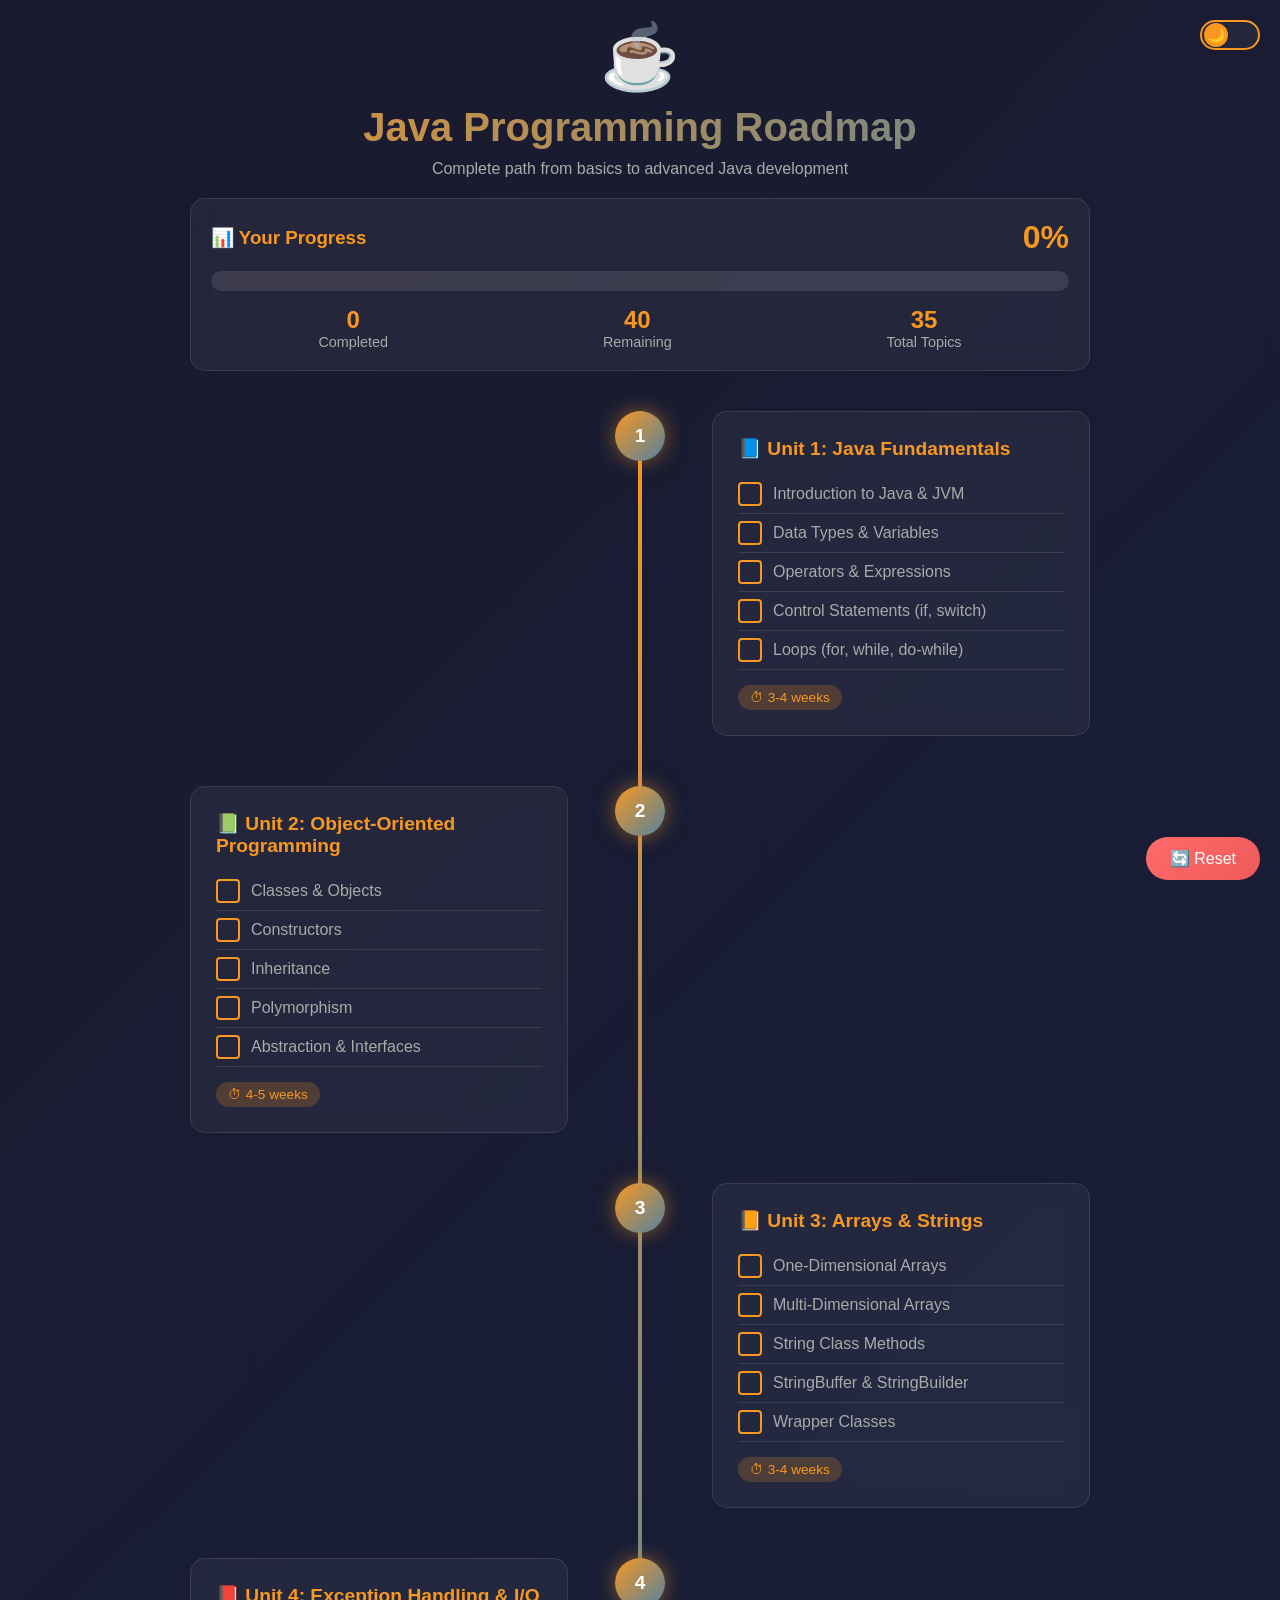
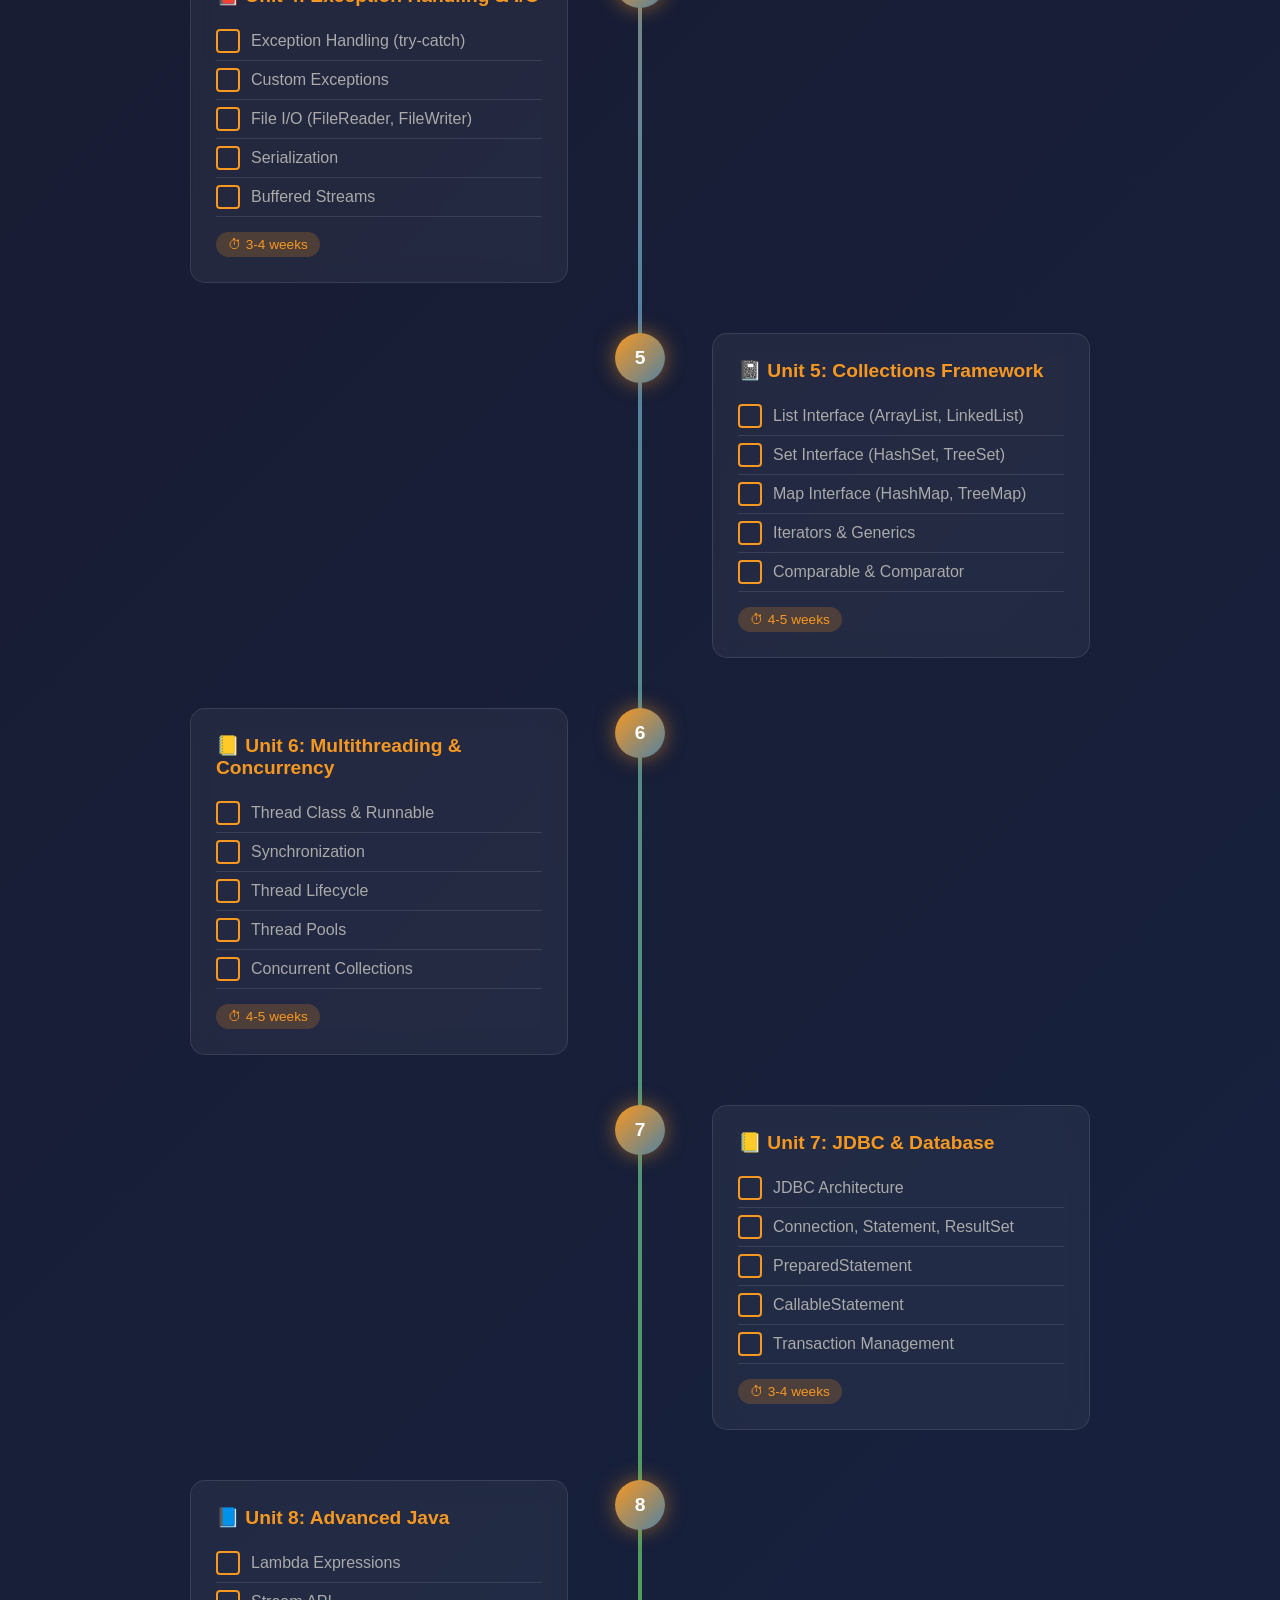
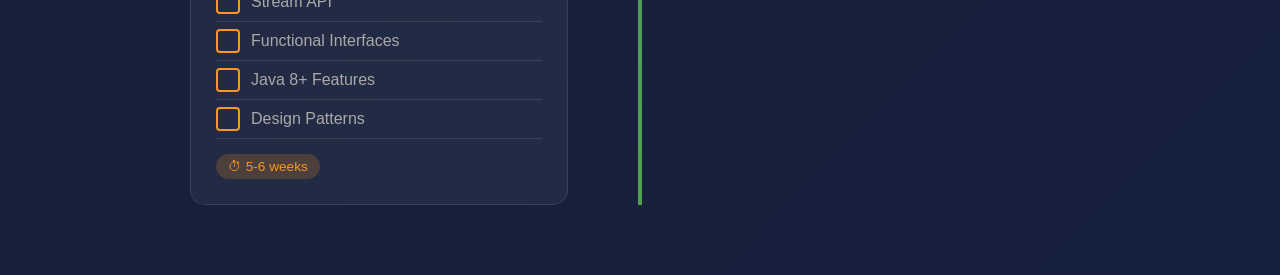
<file: JavaRoadmap.html>
<!DOCTYPE html>
<html lang="en" data-theme="dark">
<head>
    <meta charset="UTF-8">
    <meta name="viewport" content="width=device-width, initial-scale=1.0">
    <title>Java Programming Roadmap</title>
    <style>
        :root {
            --bg-primary: #1a1a2e;
            --bg-secondary: #16213e;
            --bg-card: rgba(255,255,255,0.05);
            --text-primary: #ffffff;
            --text-secondary: #aaaaaa;
            --accent: #f89820;
            --accent-secondary: #5382a1;
            --border: rgba(255,255,255,0.1);
            --success: #00ff88;
        }

        [data-theme="light"] {
            --bg-primary: #f0f2f5;
            --bg-secondary: #ffffff;
            --bg-card: rgba(0,0,0,0.03);
            --text-primary: #1a1a2e;
            --text-secondary: #555555;
            --accent: #e76f00;
            --accent-secondary: #5382a1;
            --border: rgba(0,0,0,0.1);
            --success: #00cc6a;
        }

        * { margin: 0; padding: 0; box-sizing: border-box; }
        
        body {
            font-family: 'Segoe UI', Tahoma, Geneva, Verdana, sans-serif;
            background: var(--bg-primary);
            background: linear-gradient(135deg, var(--bg-primary), var(--bg-secondary));
            color: var(--text-primary);
            min-height: 100vh;
            padding: 20px;
            transition: all 0.3s ease;
        }

        h1 {
            text-align: center;
            font-size: 2.5rem;
            margin-bottom: 10px;
            background: linear-gradient(90deg, var(--accent), var(--accent-secondary));
            -webkit-background-clip: text;
            -webkit-text-fill-color: transparent;
            background-clip: text;
        }

        .subtitle { text-align: center; color: var(--text-secondary); margin-bottom: 20px; }
        .java-logo { text-align: center; font-size: 4rem; margin-bottom: 10px; }

        /* Theme Toggle */
        .theme-toggle {
            position: fixed;
            top: 20px;
            right: 20px;
            width: 60px;
            height: 30px;
            background: var(--bg-card);
            border: 2px solid var(--accent);
            border-radius: 30px;
            cursor: pointer;
            z-index: 1000;
        }

        .theme-toggle::after {
            content: '🌙';
            position: absolute;
            width: 24px;
            height: 24px;
            background: var(--accent);
            border-radius: 50%;
            top: 1px;
            left: 2px;
            transition: all 0.3s ease;
            display: flex;
            align-items: center;
            justify-content: center;
            font-size: 14px;
        }

        [data-theme="light"] .theme-toggle::after {
            content: '☀️';
            left: 30px;
        }

        /* Progress Stats */
        .progress-stats {
            max-width: 900px;
            margin: 0 auto 40px;
            background: var(--bg-card);
            border: 1px solid var(--border);
            border-radius: 15px;
            padding: 20px;
            backdrop-filter: blur(10px);
        }

        .progress-header {
            display: flex;
            justify-content: space-between;
            align-items: center;
            margin-bottom: 15px;
        }

        .progress-header h3 { color: var(--accent); }
        .progress-percentage { font-size: 2rem; font-weight: bold; color: var(--accent); }

        .progress-bar-container {
            width: 100%;
            height: 20px;
            background: var(--border);
            border-radius: 10px;
            overflow: hidden;
        }

        .progress-bar-fill {
            height: 100%;
            background: linear-gradient(90deg, var(--accent), var(--accent-secondary));
            border-radius: 10px;
            transition: width 0.5s ease;
            position: relative;
        }

        .progress-bar-fill::after {
            content: '';
            position: absolute;
            top: 0; left: 0; right: 0; bottom: 0;
            background: linear-gradient(90deg, transparent, rgba(255,255,255,0.3), transparent);
            animation: shimmer 2s infinite;
        }

        @keyframes shimmer {
            0% { transform: translateX(-100%); }
            100% { transform: translateX(100%); }
        }

        .stats {
            display: flex;
            justify-content: space-around;
            margin-top: 15px;
        }

        .stat { text-align: center; }
        .stat-value { font-size: 1.5rem; font-weight: bold; color: var(--accent); }
        .stat-label { font-size: 0.9rem; color: var(--text-secondary); }

        /* Roadmap */
        .roadmap-container {
            max-width: 900px;
            margin: 0 auto;
            position: relative;
        }

        .roadmap-line {
            position: absolute;
            left: 50%;
            top: 0; bottom: 0;
            width: 4px;
            background: linear-gradient(to bottom, var(--accent), var(--accent-secondary), #50a14f);
            transform: translateX(-50%);
        }

        .phase {
            display: flex;
            align-items: flex-start;
            margin-bottom: 50px;
            position: relative;
        }

        .phase:nth-child(odd) { flex-direction: row; }
        .phase:nth-child(even) { flex-direction: row-reverse; }

        .phase-content {
            width: 42%;
            background: var(--bg-card);
            border: 1px solid var(--border);
            border-radius: 15px;
            padding: 25px;
            backdrop-filter: blur(10px);
            transition: all 0.3s ease;
        }

        .phase-content:hover {
            transform: translateY(-5px);
            box-shadow: 0 10px 30px rgba(248,152,32,0.2);
        }

        .phase-content.completed {
            border-color: var(--success);
            box-shadow: 0 0 20px rgba(0,255,136,0.2);
        }

        .phase-number {
            position: absolute;
            left: 50%;
            transform: translateX(-50%);
            width: 50px;
            height: 50px;
            background: linear-gradient(135deg, var(--accent), var(--accent-secondary));
            border-radius: 50%;
            display: flex;
            align-items: center;
            justify-content: center;
            font-weight: bold;
            font-size: 1.2rem;
            z-index: 2;
            box-shadow: 0 0 20px rgba(248,152,32,0.5);
        }

        .phase-content h3 { color: var(--accent); margin-bottom: 15px; font-size: 1.2rem; }
        .phase-content ul { list-style: none; }

        .phase-content li {
            padding: 10px 0;
            padding-left: 35px;
            position: relative;
            color: var(--text-secondary);
            border-bottom: 1px solid var(--border);
            cursor: pointer;
            transition: all 0.2s ease;
        }

        .phase-content li::before {
            content: '';
            position: absolute;
            left: 0;
            top: 50%;
            transform: translateY(-50%);
            width: 20px;
            height: 20px;
            border: 2px solid var(--accent);
            border-radius: 4px;
        }

        .phase-content li.checked { color: var(--text-primary); }

        .phase-content li.checked::before {
            background: var(--success);
            border-color: var(--success);
        }

        .phase-content li.checked::after {
            content: '✓';
            position: absolute;
            left: 4px;
            top: 50%;
            transform: translateY(-50%);
            color: white;
            font-size: 12px;
            font-weight: bold;
        }

        .duration {
            display: inline-block;
            background: rgba(248,152,32,0.2);
            padding: 5px 12px;
            border-radius: 20px;
            font-size: 0.85rem;
            color: var(--accent);
            margin-top: 15px;
        }

        .reset-btn {
            position: fixed;
            bottom: 20px;
            right: 20px;
            padding: 12px 24px;
            background: linear-gradient(135deg, #ff6b6b, #ee5a5a);
            color: white;
            border: none;
            border-radius: 25px;
            cursor: pointer;
            font-size: 1rem;
            transition: all 0.3s ease;
            z-index: 1000;
        }

        .reset-btn:hover {
            transform: translateY(-3px);
            box-shadow: 0 5px 20px rgba(255,107,107,0.4);
        }

        .toast {
            position: fixed;
            bottom: 80px;
            right: 20px;
            background: var(--bg-secondary);
            color: var(--text-primary);
            padding: 15px 25px;
            border-radius: 10px;
            border-left: 4px solid var(--accent);
            box-shadow: 0 5px 20px rgba(0,0,0,0.3);
            transform: translateX(150%);
            transition: transform 0.3s ease;
            z-index: 1001;
        }

        .toast.show { transform: translateX(0); }

        @media (max-width: 768px) {
            .roadmap-line { left: 30px; }
            .phase, .phase:nth-child(even) { flex-direction: row; }
            .phase-number { left: 30px; }
            .phase-content { width: calc(100% - 70px); margin-left: 60px; }
        }
    </style>
</head>
<body>
    <div class="theme-toggle" onclick="toggleTheme()"></div>
    
    <div class="java-logo">☕</div>
    <h1>Java Programming Roadmap</h1>
    <p class="subtitle">Complete path from basics to advanced Java development</p>
    
    <div class="progress-stats">
        <div class="progress-header">
            <h3>📊 Your Progress</h3>
            <span class="progress-percentage" id="progressPercent">0%</span>
        </div>
        <div class="progress-bar-container">
            <div class="progress-bar-fill" id="progressBar" style="width: 0%"></div>
        </div>
        <div class="stats">
            <div class="stat">
                <div class="stat-value" id="completedCount">0</div>
                <div class="stat-label">Completed</div>
            </div>
            <div class="stat">
                <div class="stat-value" id="remainingCount">35</div>
                <div class="stat-label">Remaining</div>
            </div>
            <div class="stat">
                <div class="stat-value" id="totalItems">35</div>
                <div class="stat-label">Total Topics</div>
            </div>
        </div>
    </div>
    
    <div class="roadmap-container">
        <div class="roadmap-line"></div>
        
        <!-- Unit 1 -->
        <div class="phase">
            <div class="phase-content" data-phase="1">
                <h3>📘 Unit 1: Java Fundamentals</h3>
                <ul>
                    <li data-id="1">Introduction to Java & JVM</li>
                    <li data-id="2">Data Types & Variables</li>
                    <li data-id="3">Operators & Expressions</li>
                    <li data-id="4">Control Statements (if, switch)</li>
                    <li data-id="5">Loops (for, while, do-while)</li>
                </ul>
                <span class="duration">⏱ 3-4 weeks</span>
            </div>
            <div class="phase-number">1</div>
        </div>
        
        <!-- Unit 2 -->
        <div class="phase">
            <div class="phase-content" data-phase="2">
                <h3>📗 Unit 2: Object-Oriented Programming</h3>
                <ul>
                    <li data-id="6">Classes & Objects</li>
                    <li data-id="7">Constructors</li>
                    <li data-id="8">Inheritance</li>
                    <li data-id="9">Polymorphism</li>
                    <li data-id="10">Abstraction & Interfaces</li>
                </ul>
                <span class="duration">⏱ 4-5 weeks</span>
            </div>
            <div class="phase-number">2</div>
        </div>
        
        <!-- Unit 3 -->
        <div class="phase">
            <div class="phase-content" data-phase="3">
                <h3>📙 Unit 3: Arrays & Strings</h3>
                <ul>
                    <li data-id="11">One-Dimensional Arrays</li>
                    <li data-id="12">Multi-Dimensional Arrays</li>
                    <li data-id="13">String Class Methods</li>
                    <li data-id="14">StringBuffer & StringBuilder</li>
                    <li data-id="15">Wrapper Classes</li>
                </ul>
                <span class="duration">⏱ 3-4 weeks</span>
            </div>
            <div class="phase-number">3</div>
        </div>
        
        <!-- Unit 4 -->
        <div class="phase">
            <div class="phase-content" data-phase="4">
                <h3>📕 Unit 4: Exception Handling & I/O</h3>
                <ul>
                    <li data-id="16">Exception Handling (try-catch)</li>
                    <li data-id="17">Custom Exceptions</li>
                    <li data-id="18">File I/O (FileReader, FileWriter)</li>
                    <li data-id="19">Serialization</li>
                    <li data-id="20">Buffered Streams</li>
                </ul>
                <span class="duration">⏱ 3-4 weeks</span>
            </div>
            <div class="phase-number">4</div>
        </div>
        
        <!-- Unit 5 -->
        <div class="phase">
            <div class="phase-content" data-phase="5">
                <h3>📓 Unit 5: Collections Framework</h3>
                <ul>
                    <li data-id="21">List Interface (ArrayList, LinkedList)</li>
                    <li data-id="22">Set Interface (HashSet, TreeSet)</li>
                    <li data-id="23">Map Interface (HashMap, TreeMap)</li>
                    <li data-id="24">Iterators & Generics</li>
                    <li data-id="25">Comparable & Comparator</li>
                </ul>
                <span class="duration">⏱ 4-5 weeks</span>
            </div>
            <div class="phase-number">5</div>
        </div>
        
        <!-- Unit 6 -->
        <div class="phase">
            <div class="phase-content" data-phase="6">
                <h3>📒 Unit 6: Multithreading & Concurrency</h3>
                <ul>
                    <li data-id="26">Thread Class & Runnable</li>
                    <li data-id="27">Synchronization</li>
                    <li data-id="28">Thread Lifecycle</li>
                    <li data-id="29">Thread Pools</li>
                    <li data-id="30">Concurrent Collections</li>
                </ul>
                <span class="duration">⏱ 4-5 weeks</span>
            </div>
            <div class="phase-number">6</div>
        </div>
        
        <!-- Unit 7 -->
        <div class="phase">
            <div class="phase-content" data-phase="7">
                <h3>📒 Unit 7: JDBC & Database</h3>
                <ul>
                    <li data-id="31">JDBC Architecture</li>
                    <li data-id="32">Connection, Statement, ResultSet</li>
                    <li data-id="33">PreparedStatement</li>
                    <li data-id="34">CallableStatement</li>
                    <li data-id="35">Transaction Management</li>
                </ul>
                <span class="duration">⏱ 3-4 weeks</span>
            </div>
            <div class="phase-number">7</div>
        </div>
        
        <!-- Unit 8 -->
        <div class="phase">
            <div class="phase-content" data-phase="8">
                <h3>📘 Unit 8: Advanced Java</h3>
                <ul>
                    <li data-id="36">Lambda Expressions</li>
                    <li data-id="37">Stream API</li>
                    <li data-id="38">Functional Interfaces</li>
                    <li data-id="39">Java 8+ Features</li>
                    <li data-id="40">Design Patterns</li>
                </ul>
                <span class="duration">⏱ 5-6 weeks</span>
            </div>
            <div class="phase-number">8</div>
        </div>
    </div>
    
    <button class="reset-btn" onclick="resetProgress()">🔄 Reset</button>
    <div class="toast" id="toast">Progress saved!</div>

    <script>
        const STORAGE_KEY = 'java_roadmap_progress';
        let completedItems = new Set();

        document.addEventListener('DOMContentLoaded', () => {
            loadProgress();
            setupEventListeners();
            updateUI();
        });

        function toggleTheme() {
            const html = document.documentElement;
            const currentTheme = html.getAttribute('data-theme');
            html.setAttribute('data-theme', currentTheme === 'dark' ? 'light' : 'dark');
            localStorage.setItem('theme', currentTheme === 'dark' ? 'light' : 'dark');
        }

        const savedTheme = localStorage.getItem('theme');
        if (savedTheme) document.documentElement.setAttribute('data-theme', savedTheme);

        function loadProgress() {
            const saved = localStorage.getItem(STORAGE_KEY);
            if (saved) completedItems = new Set(JSON.parse(saved));
        }

        function saveProgress() {
            localStorage.setItem(STORAGE_KEY, JSON.stringify([...completedItems]));
            showToast('Progress saved!');
        }

        function setupEventListeners() {
            document.querySelectorAll('.phase-content li').forEach(item => {
                item.addEventListener('click', () => toggleItem(item));
            });
        }

        function toggleItem(item) {
            const id = item.dataset.id;
            if (completedItems.has(id)) {
                completedItems.delete(id);
                item.classList.remove('checked');
            } else {
                completedItems.add(id);
                item.classList.add('checked');
                createConfetti(item);
            }
            saveProgress();
            updateUI();
        }

        function updateUI() {
            const totalItems = document.querySelectorAll('.phase-content li').length;
            const completedCount = completedItems.size;
            const percentage = Math.round((completedCount / totalItems) * 100);
            
            document.getElementById('progressBar').style.width = percentage + '%';
            document.getElementById('progressPercent').textContent = percentage + '%';
            document.getElementById('completedCount').textContent = completedCount;
            document.getElementById('remainingCount').textContent = totalItems - completedCount;
            
            document.querySelectorAll('.phase-content li').forEach(item => {
                item.classList.toggle('checked', completedItems.has(item.dataset.id));
            });

            document.querySelectorAll('.phase-content').forEach(phase => {
                const items = phase.querySelectorAll('li');
                const allChecked = [...items].every(item => completedItems.has(item.dataset.id));
                phase.classList.toggle('completed', allChecked);
            });
        }

        function resetProgress() {
            if (confirm('Reset all progress?')) {
                completedItems.clear();
                localStorage.removeItem(STORAGE_KEY);
                updateUI();
                showToast('Progress reset!');
            }
        }

        function showToast(message) {
            const toast = document.getElementById('toast');
            toast.textContent = message;
            toast.classList.add('show');
            setTimeout(() => toast.classList.remove('show'), 2000);
        }

        function createConfetti(element) {
            const colors = ['#f89820', '#5382a1', '#00ff88', '#ff6b6b', '#ffd93d'];
            const rect = element.getBoundingClientRect();
            
            for (let i = 0; i < 10; i++) {
                const confetti = document.createElement('div');
                confetti.style.cssText = `
                    position: fixed;
                    width: 8px;
                    height: 8px;
                    background: ${colors[Math.floor(Math.random() * colors.length)]};
                    border-radius: 50%;
                    pointer-events: none;
                    z-index: 9999;
                    left: ${rect.left + rect.width / 2}px;
                    top: ${rect.top + rect.height / 2}px;
                `;
                document.body.appendChild(confetti);
                
                const angle = (Math.random() - 0.5) * 360;
                const velocity = 5 + Math.random() * 5;
                const vx = Math.cos(angle * Math.PI / 180) * velocity;
                const vy = Math.sin(angle * Math.PI / 180) * velocity;
                
                let x = 0, y = 0, opacity = 1;
                const animate = () => {
                    x += vx;
                    y += vy + 2;
                    opacity -= 0.02;
                    if (opacity > 0) {
                        confetti.style.transform = `translate(${x}px, ${y}px)`;
                        confetti.style.opacity = opacity;
                        requestAnimationFrame(animate);
                    } else {
                        confetti.remove();
                    }
                };
                requestAnimationFrame(animate);
            }
        }
    </script>
</body>
</html>
</file>
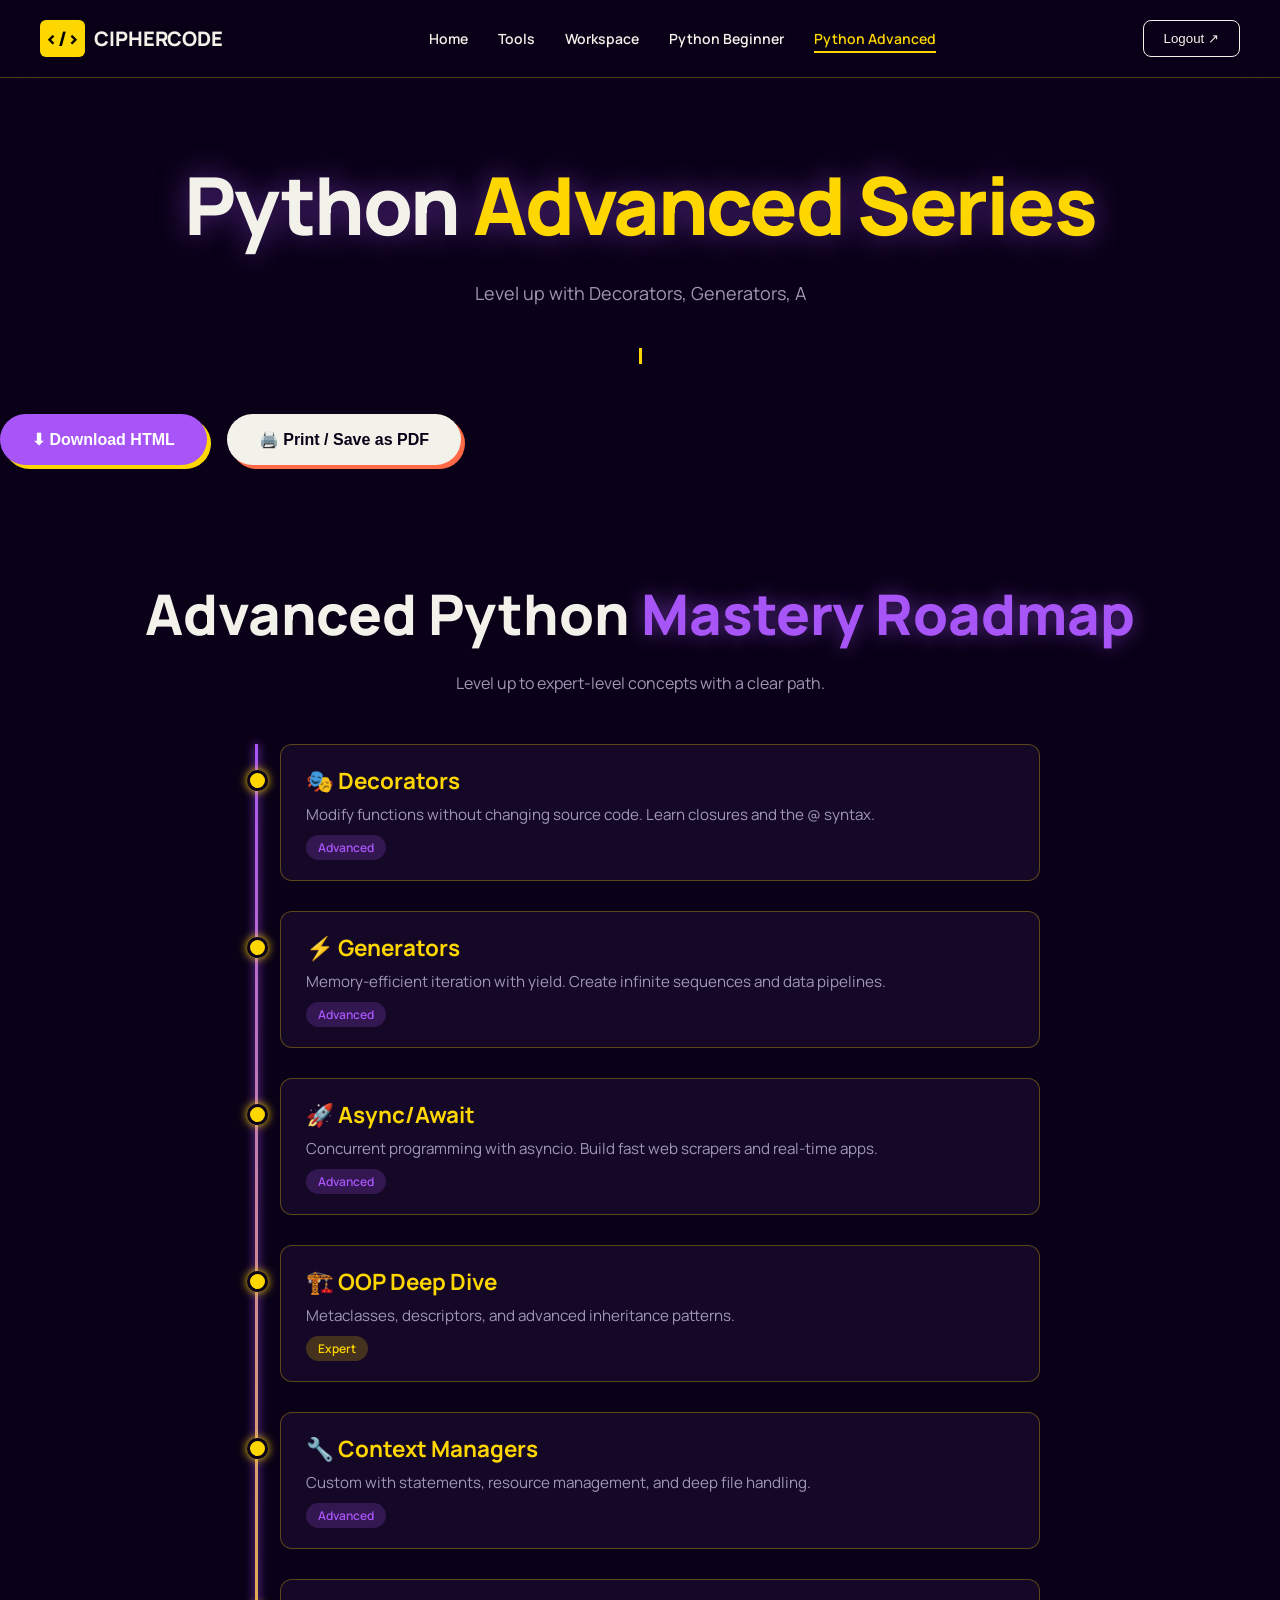
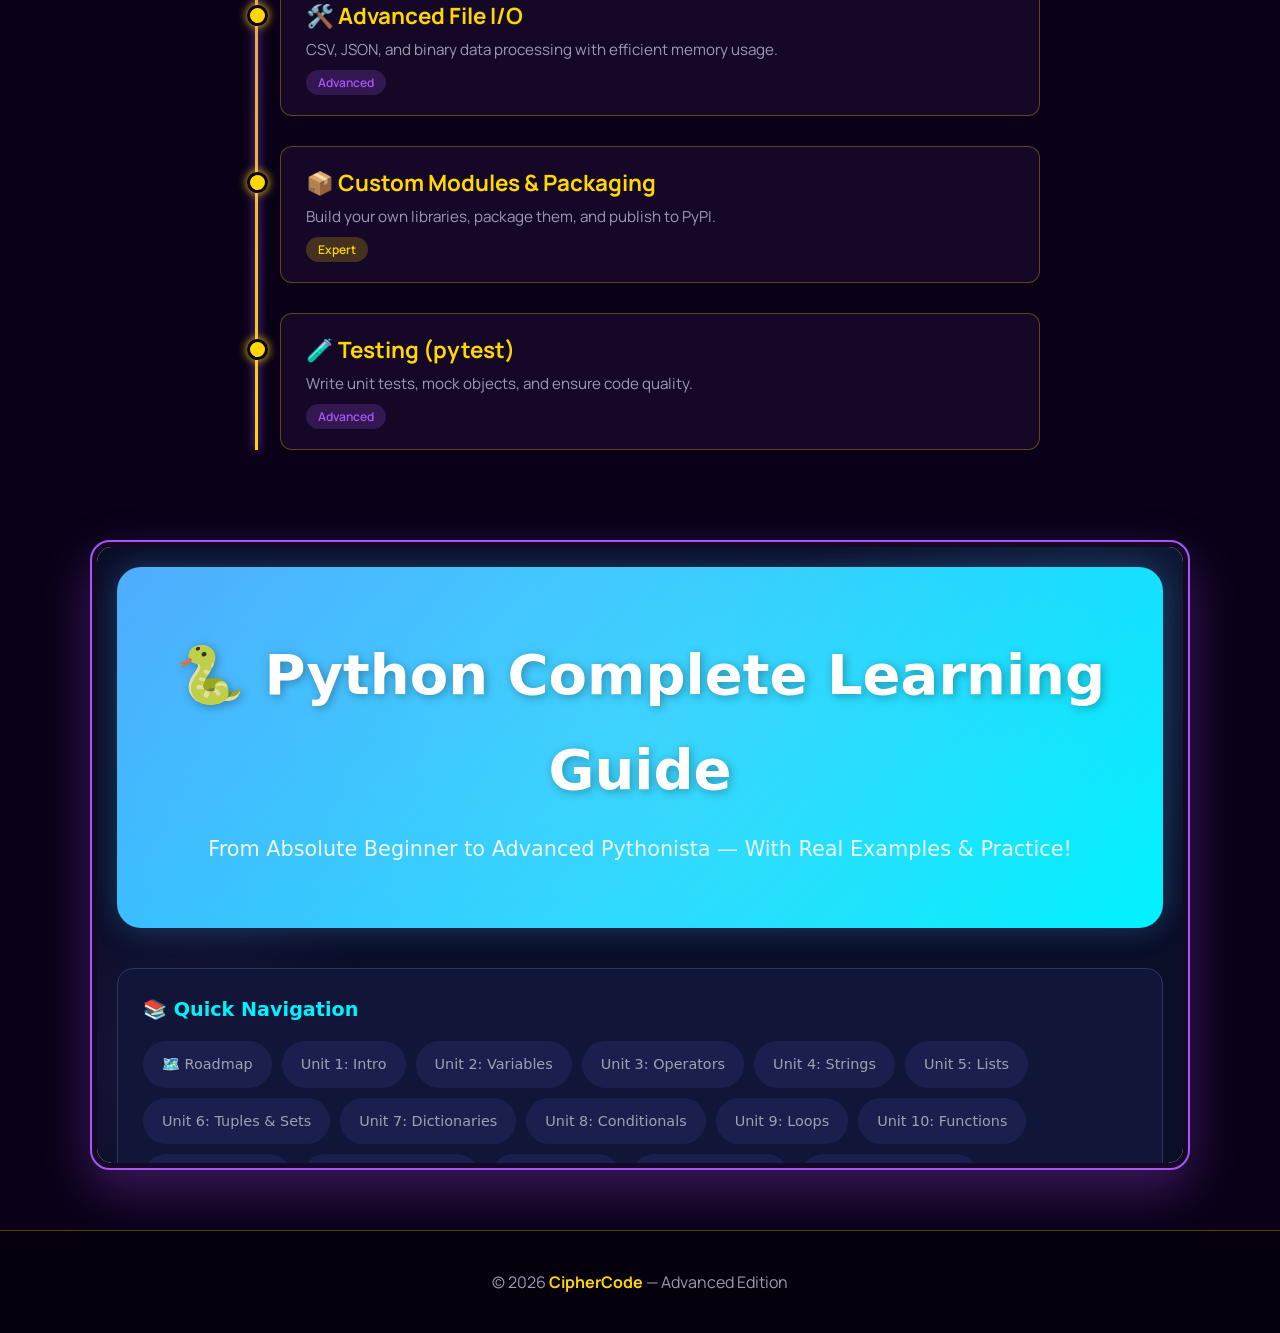
<file: python-advanced.html>
<!doctype html>
<html lang="en">
  <head>
    <meta charset="UTF-8" />
    <meta name="viewport" content="width=device-width, initial-scale=1.0" />
    <title>CipherCode — Advanced Python Series</title>
    <link rel="preconnect" href="https://fonts.googleapis.com" />
    <link rel="preconnect" href="https://fonts.gstatic.com" crossorigin />
    <link href="https://fonts.googleapis.com/css2?family=Manrope:wght@400;600;800&family=DM+Mono:wght@400;500&display=swap" rel="stylesheet" />
    
    <style>
      :root {
        --bg: #0a0118;
        --panel: #150826;
        --text: #f3f2ea;
        --muted: #a097b5;
        --gold: #ffd700;
        --purple: #a855f7;
        --cyan: #00d4ff;
        --orange: #ff6946;
        --border: rgba(255, 215, 0, 0.3);
        --mono: "DM Mono", monospace;
        --sans: "Manrope", sans-serif;
      }
      * { box-sizing: border-box; margin: 0; padding: 0; }
      body { background: var(--bg); color: var(--text); font-family: var(--sans); overflow-x: hidden; }
      a { text-decoration: none; color: var(--text); }

      /* Fluid Background */
      .fluid-bg { position: fixed; top: 0; left: 0; width: 100vw; height: 100vh; z-index: -1; pointer-events: none; }

      /* Navbar */
      .navbar { display: flex; justify-content: space-between; align-items: center; padding: 20px 40px; position: fixed; top: 0; width: 100%; z-index: 100; background: rgba(10, 1, 24, 0.6); backdrop-filter: blur(20px); border-bottom: 1px solid var(--border); }
      .nav-logo { font-size: 20px; font-weight: 800; }
      .brand-mark { background: var(--gold); color: #000; padding: 5px; border-radius: 6px; margin-right: 5px; }
      .nav-links { display: flex; gap: 30px; }
      .nav-links a { font-weight: 600; font-size: 14px; position: relative; }
      .nav-links a::after { content: ''; position: absolute; bottom: -5px; left: 0; width: 0; height: 2px; background: var(--gold); transition: width 0.3s; }
      .nav-links a:hover::after { width: 100%; }
      .nav-links a.active { color: var(--gold); }
      .nav-links a.active::after { width: 100%; }
      .nav-actions { display: flex; align-items: center; gap: 15px; }
      .nav-login-btn { background: transparent; border: 1px solid var(--text); color: var(--text); padding: 10px 20px; border-radius: 8px; cursor: pointer; transition: 0.3s; }
      .nav-login-btn:hover { background: var(--orange); border-color: var(--orange); color: #000; }

      /* Hero */
      .hero { display: flex; flex-direction: column; align-items: center; justify-content: center; padding: 150px 40px 50px; text-align: center; }
      .hero h1 { font-size: 5rem; font-weight: 800; margin-bottom: 20px; letter-spacing: -0.03em; text-shadow: 0 0 30px rgba(168, 85, 247, 0.5); }
      .hero h1 span { color: var(--gold); }
      .hero p { color: var(--muted); font-size: 18px; max-width: 450px; line-height: 1.6; margin-bottom: 40px; }
      .typing-cursor { display: inline-block; width: 3px; height: 1em; background: var(--gold); vertical-align: middle; animation: blink 0.7s infinite; }
      @keyframes blink { 0%, 100% { opacity: 1; } 50% { opacity: 0; } }

      /* Buttons */
      .download-section { display: flex; gap: 20px; margin-bottom: 50px; }
      .btn {
        position: relative; overflow: hidden;
        padding: 16px 32px; border: none; border-radius: 50px;
        font-weight: 800; font-size: 16px; cursor: pointer;
        transition: all 0.5s cubic-bezier(0.68, -0.55, 0.265, 1.55);
        background: var(--purple); color: #fff; box-shadow: 4px 4px 0 var(--gold);
      }
      .btn:hover { transform: translateY(-5px) scale(1.05); box-shadow: 6px 6px 0 var(--gold); }
      .btn:active { transform: scale(0.95); }
      .btn.pdf { background: var(--text); color: var(--bg); box-shadow: 4px 4px 0 var(--orange); }

      /* ═══════════════ ADVANCED ROADMAP SECTION ═══════════════ */
      .roadmap-section { padding: 60px 40px; max-width: 1100px; margin: 0 auto; }
      .roadmap-title { font-size: 3.5rem; font-weight: 800; text-align: center; margin-bottom: 20px; }
      .roadmap-title span { color: var(--purple); text-shadow: 0 0 20px rgba(168, 85, 247, 0.5); }
      .roadmap-subtitle { text-align: center; color: var(--muted); margin-bottom: 50px; }

      .roadmap-timeline { position: relative; max-width: 800px; margin: 0 auto; padding-left: 40px; }
      .roadmap-timeline::before {
        content: ''; position: absolute; left: 15px; top: 0; bottom: 0;
        width: 3px; background: linear-gradient(to bottom, var(--purple), var(--gold));
        box-shadow: 0 0 10px var(--purple);
      }
      .roadmap-item {
        position: relative; margin-bottom: 30px; padding: 20px 25px;
        background: var(--panel); border: 1px solid var(--border);
        border-radius: 12px; transition: all 0.3s;
      }
      .roadmap-item:hover { transform: translateX(10px); border-color: var(--gold); box-shadow: 0 10px 30px rgba(168, 85, 247, 0.2); }
      .roadmap-item::before {
        content: ''; position: absolute; left: -34px; top: 25px;
        width: 15px; height: 15px; background: var(--gold);
        border-radius: 50%; border: 3px solid var(--bg);
        box-shadow: 0 0 10px var(--gold);
      }
      .roadmap-item h3 { color: var(--gold); margin-bottom: 8px; font-size: 1.4em; }
      .roadmap-item p { color: var(--muted); font-size: 0.95em; }
      .roadmap-tag { display: inline-block; padding: 4px 12px; border-radius: 20px; font-size: 0.75em; margin-top: 10px; font-weight: 600; }
      .tag-adv { background: rgba(168, 85, 247, 0.2); color: var(--purple); }
      .tag-exp { background: rgba(255, 215, 0, 0.2); color: var(--gold); }

      /* ═══════════════ MINI PORTAL & FULLSCREEN MODAL ═══════════════ */
      .portal-container { position: relative; width: 95%; max-width: 1100px; margin: 0 auto 60px; padding: 5px; border-radius: 20px; background: var(--panel); border: 2px solid var(--purple); box-shadow: 0 20px 50px rgba(168, 85, 247, 0.3); cursor: zoom-in; transition: transform 0.3s; overflow: hidden; height: 70vh; }
      .portal-container:hover { border-color: var(--gold); transform: scale(1.01); box-shadow: 0 20px 60px rgba(255, 215, 0, 0.2); }
      .portal-iframe-wrap { border-radius: 15px; overflow: hidden; background: white; width: 100%; height: 100%; }
      .learner-iframe { width: 100%; height: 100%; border: none; display: block; pointer-events: none; }
      .expand-hint {
        position: absolute; top: 50%; left: 50%;
        transform: translate(-50%, -50%);
        background: rgba(0, 0, 0, 0.9);
        color: var(--gold);
        padding: 20px 40px; border-radius: 50px;
        font-family: var(--mono); font-size: 18px; font-weight: 800;
        letter-spacing: 1px; border: 2px solid var(--gold);
        opacity: 0; transition: opacity 0.3s; pointer-events: none; z-index: 10;
      }
      .portal-container:hover .expand-hint { opacity: 1; }

      .fullscreen-modal {
        position: fixed; inset: 0; z-index: 10000;
        background: rgba(10, 1, 24, 0.97); backdrop-filter: blur(20px);
        display: flex; justify-content: center; align-items: center;
        visibility: hidden; opacity: 0; pointer-events: none;
      }
      .fullscreen-modal.fs-open { visibility: visible; opacity: 1; pointer-events: auto; }
      .fs-content {
        position: relative; width: 95vw; height: 95vh;
        background: var(--panel); border: 2px solid var(--gold);
        border-radius: 20px; overflow: hidden;
        transform: scale(0.2) rotate(10deg) blur(20px); opacity: 0;
        transition: all 0.6s cubic-bezier(0.25, 1, 0.5, 1);
      }
      .fullscreen-modal.fs-open .fs-content { transform: scale(1) rotate(0deg) blur(0); opacity: 1; }
      .fs-iframe { width: 100%; height: 100%; border: none; }
      .fs-close {
        position: absolute; top: 20px; right: 20px; z-index: 10;
        background: var(--orange); border: none; color: #fff;
        width: 50px; height: 50px; border-radius: 50%;
        font-size: 24px; font-weight: 800; cursor: pointer;
        transition: transform 0.3s ease, background 0.3s;
      }
      .fs-close:hover { transform: rotate(90deg) scale(1.1); background: var(--gold); color: #000; }

      /* Footer */
      .footer { padding: 40px; text-align: center; color: var(--muted); border-top: 1px solid var(--border); background: rgba(0, 0, 0, 0.5); }
      .footer strong { color: var(--gold); }

      @media (max-width: 900px) {
        .hero h1 { font-size: 3rem; }
        .download-section { flex-direction: column; align-items: center; }
        .portal-container { height: 60vh; }
      }
    </style>
  </head>
  <body>

    <!-- Fluid Canvas -->
    <canvas id="fluid-canvas" class="fluid-bg"></canvas>

    <!-- Navbar -->
    <nav class="navbar">
      <a href="index.html" class="nav-logo"><span class="brand-mark">&lt;/&gt;</span> CIPHER<span>CODE</span></a>
      <div class="nav-links">
        <a href="index.html">Home</a>
        <a href="tools.html">Tools</a>
        <a href="workspace.html">Workspace</a>
        <a href="python-learner.html">Python Beginner</a>
        <a href="python-advanced.html" class="active">Python Advanced</a>
      </div>
      <div class="nav-actions">
        <button class="nav-login-btn" onclick="sessionStorage.removeItem('isLoggedIn');window.location.href='index.html'">Logout ↗</button>
      </div>
    </nav>

    <!-- Hero -->
    <section class="hero">
      <h1>Python <span>Advanced Series</span></h1>
      <p id="typing-text"></p><span class="typing-cursor"></span>
    </section>

    <!-- Download Buttons -->
    <div class="download-section">
      <button class="btn" onclick="downloadHTML()">⬇ Download HTML</button>
      <button class="btn pdf" onclick="downloadPDF()">🖨️ Print / Save as PDF</button>
    </div>

    <!-- ═══════════════ ADVANCED ROADMAP ═══════════════ -->
    <section class="roadmap-section">
      <h2 class="roadmap-title">Advanced Python <span>Mastery Roadmap</span></h2>
      <p class="roadmap-subtitle">Level up to expert-level concepts with a clear path.</p>
      
      <div class="roadmap-timeline">
        <div class="roadmap-item">
          <h3>🎭 Decorators</h3>
          <p>Modify functions without changing source code. Learn closures and the @ syntax.</p>
          <span class="roadmap-tag tag-adv">Advanced</span>
        </div>
        <div class="roadmap-item">
          <h3>⚡ Generators</h3>
          <p>Memory-efficient iteration with yield. Create infinite sequences and data pipelines.</p>
          <span class="roadmap-tag tag-adv">Advanced</span>
        </div>
        <div class="roadmap-item">
          <h3>🚀 Async/Await</h3>
          <p>Concurrent programming with asyncio. Build fast web scrapers and real-time apps.</p>
          <span class="roadmap-tag tag-adv">Advanced</span>
        </div>
        <div class="roadmap-item">
          <h3>🏗️ OOP Deep Dive</h3>
          <p>Metaclasses, descriptors, and advanced inheritance patterns.</p>
          <span class="roadmap-tag tag-exp">Expert</span>
        </div>
        <div class="roadmap-item">
          <h3>🔧 Context Managers</h3>
          <p>Custom with statements, resource management, and deep file handling.</p>
          <span class="roadmap-tag tag-adv">Advanced</span>
        </div>
        <div class="roadmap-item">
          <h3>🛠️ Advanced File I/O</h3>
          <p>CSV, JSON, and binary data processing with efficient memory usage.</p>
          <span class="roadmap-tag tag-adv">Advanced</span>
        </div>
        <div class="roadmap-item">
          <h3>📦 Custom Modules & Packaging</h3>
          <p>Build your own libraries, package them, and publish to PyPI.</p>
          <span class="roadmap-tag tag-exp">Expert</span>
        </div>
        <div class="roadmap-item">
          <h3>🧪 Testing (pytest)</h3>
          <p>Write unit tests, mock objects, and ensure code quality.</p>
          <span class="roadmap-tag tag-adv">Advanced</span>
        </div>
      </div>
    </section>

    <!-- Mini Portal (Click to Expand) -->
    <div class="portal-container" onclick="openFullscreen()">
      <div class="portal-iframe-wrap">
        <iframe class="learner-iframe" src="python-advanced-guide.html" title="Advanced Python Complete Guide"></iframe>
      </div>
      <div class="expand-hint">⛶ CLICK TO EXPAND</div>
    </div>

    <div class="footer">© 2026 <strong>CipherCode</strong> — Advanced Edition</div>

    <!-- Fullscreen Modal -->
    <div class="fullscreen-modal" id="fs-modal">
      <div class="fs-content">
        <button class="fs-close" onclick="closeFullscreen()">×</button>
        <iframe id="fs-iframe" class="fs-iframe" src="about:blank"></iframe>
      </div>
    </div>

    <script>
      // Mouse Fluid Background
      const canvas = document.getElementById('fluid-canvas');
      const ctx = canvas.getContext('2d');
      let particles = [];
      const colors = ['#a855f7', '#ffd700', '#00d4ff', '#f3f2ea'];

      canvas.width = window.innerWidth;
      canvas.height = window.innerHeight;

      document.addEventListener('mousemove', (e) => {
        if (particles.length > 70) particles.shift();
        particles.push({
          x: e.clientX, y: e.clientY,
          radius: Math.random() * 15 + 5,
          color: colors[Math.floor(Math.random() * colors.length)],
          alpha: 1, growth: Math.random() * 0.8 + 0.2
        });
      });

      function animateFluid() {
        ctx.clearRect(0, 0, canvas.width, canvas.height);
        ctx.globalCompositeOperation = 'lighter';
        particles.forEach(p => {
          p.radius += p.growth; p.alpha -= 0.025;
          ctx.beginPath(); ctx.arc(p.x, p.y, p.radius, 0, Math.PI * 2);
          ctx.fillStyle = p.color; ctx.globalAlpha = p.alpha; ctx.fill();
        });
        particles = particles.filter(p => p.alpha > 0);
        requestAnimationFrame(animateFluid);
      }
      animateFluid();

      window.addEventListener('resize', () => {
        canvas.width = window.innerWidth; canvas.height = window.innerHeight;
      });

      // Typing Effect
      const text = "Level up with Decorators, Generators, Async & More!";
      const typingElement = document.getElementById('typing-text');
      let index = 0;
      function typeLoop() {
        if (index < text.length) {
          typingElement.textContent += text.charAt(index); index++;
          setTimeout(typeLoop, 40);
        }
      }
      typeLoop();

      // Fullscreen Portal
      const fsModal = document.getElementById('fs-modal');
      const fsIframe = document.getElementById('fs-iframe');

      function openFullscreen() {
        fsIframe.src = 'python-advanced-guide.html';
        fsModal.classList.add('fs-open');
        document.body.style.overflow = 'hidden';
      }

      function closeFullscreen() {
        fsModal.classList.remove('fs-open');
        document.body.style.overflow = 'auto';
        setTimeout(() => { fsIframe.src = 'about:blank'; }, 300);
      }

      // Downloads
      async function downloadHTML() {
        try {
          const response = await fetch('python-advanced-guide.html');
          const html = await response.text();
          const blob = new Blob([html], { type: 'text/html' });
          const url = URL.createObjectURL(blob);
          const a = document.createElement('a');
          a.href = url; a.download = 'Python-Advanced-Complete-Guide.html'; a.click();
          URL.revokeObjectURL(url);
        } catch (error) {
          alert("Error loading the guide. Make sure 'python-advanced-guide.html' is in the same folder.");
        }
      }

      async function downloadPDF() {
        try {
          const response = await fetch('python-advanced-guide.html');
          const html = await response.text();
          const printWindow = window.open('', '_blank');
          printWindow.document.write(html);
          printWindow.document.close();
          printWindow.onload = function() { printWindow.focus(); printWindow.print(); };
        } catch (error) {
          alert("Error loading the guide.");
        }
      }
    </script>
  </body>
</html>
</file>
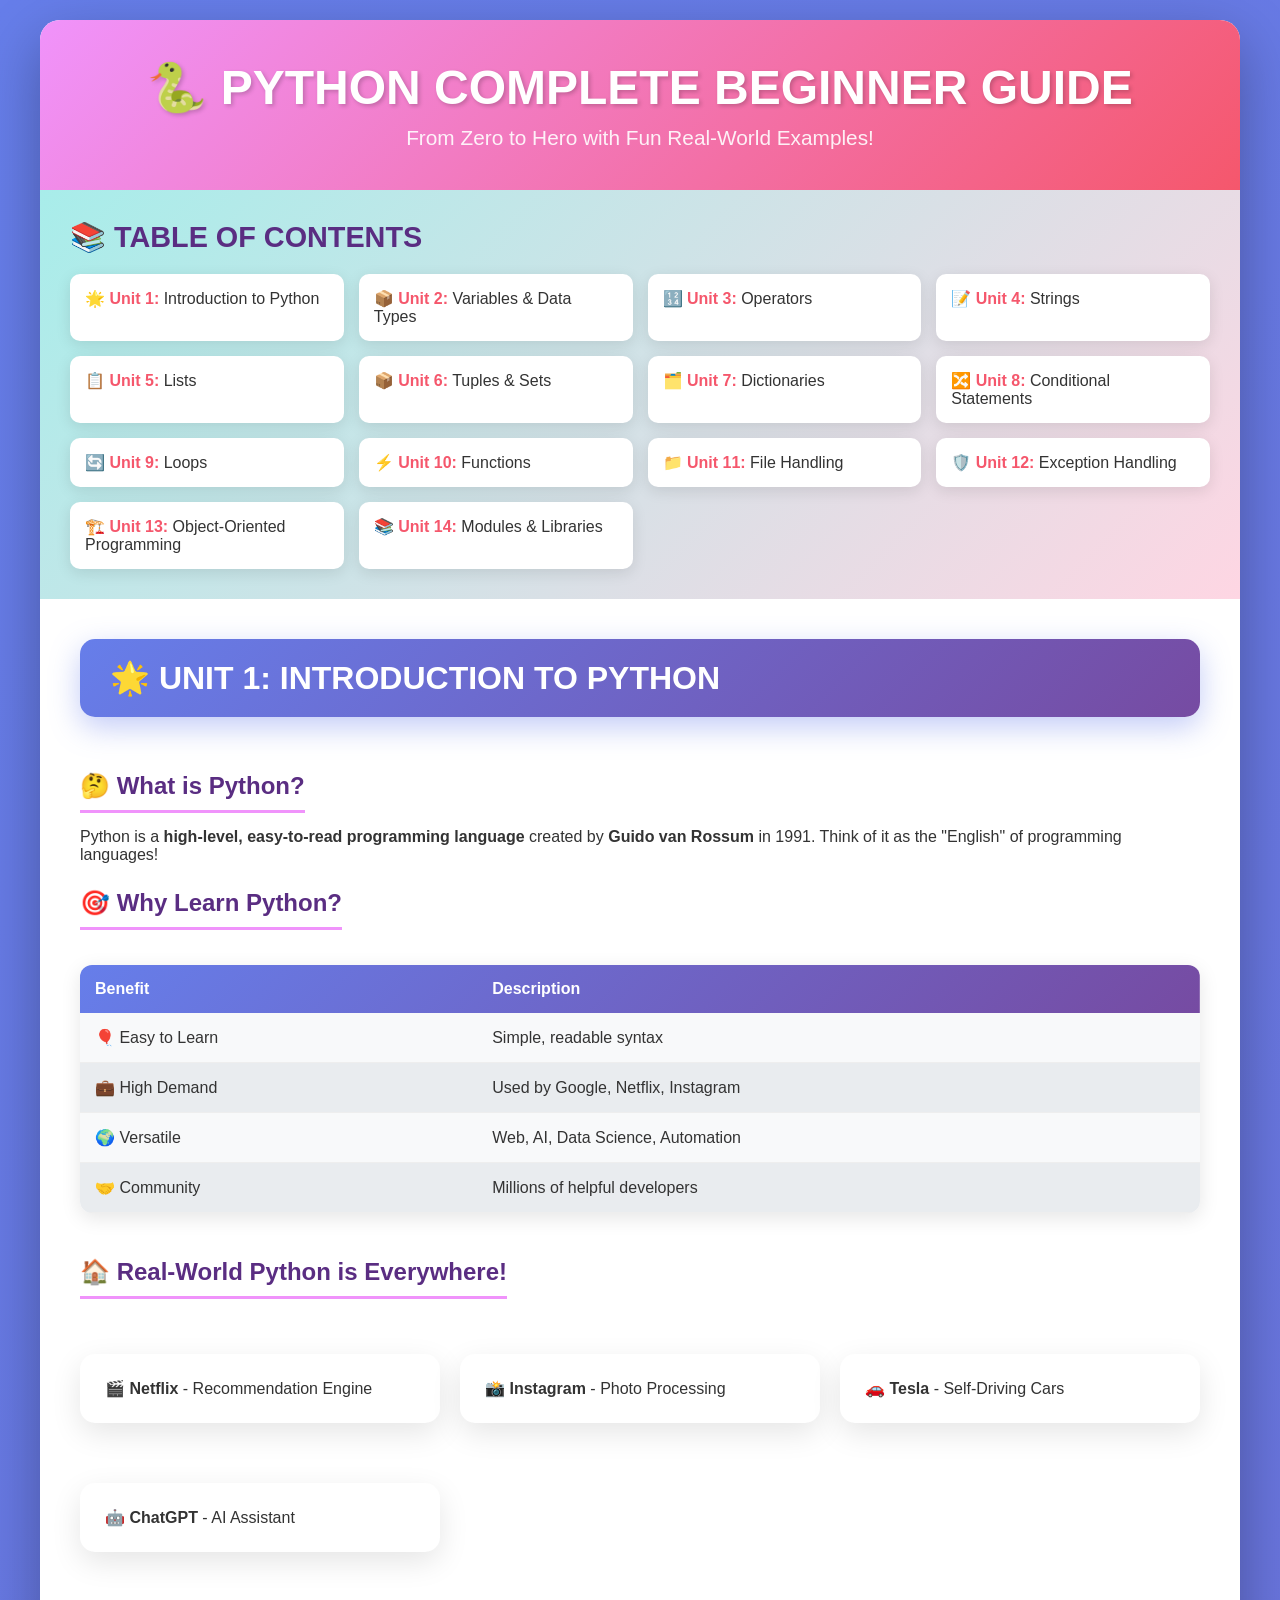
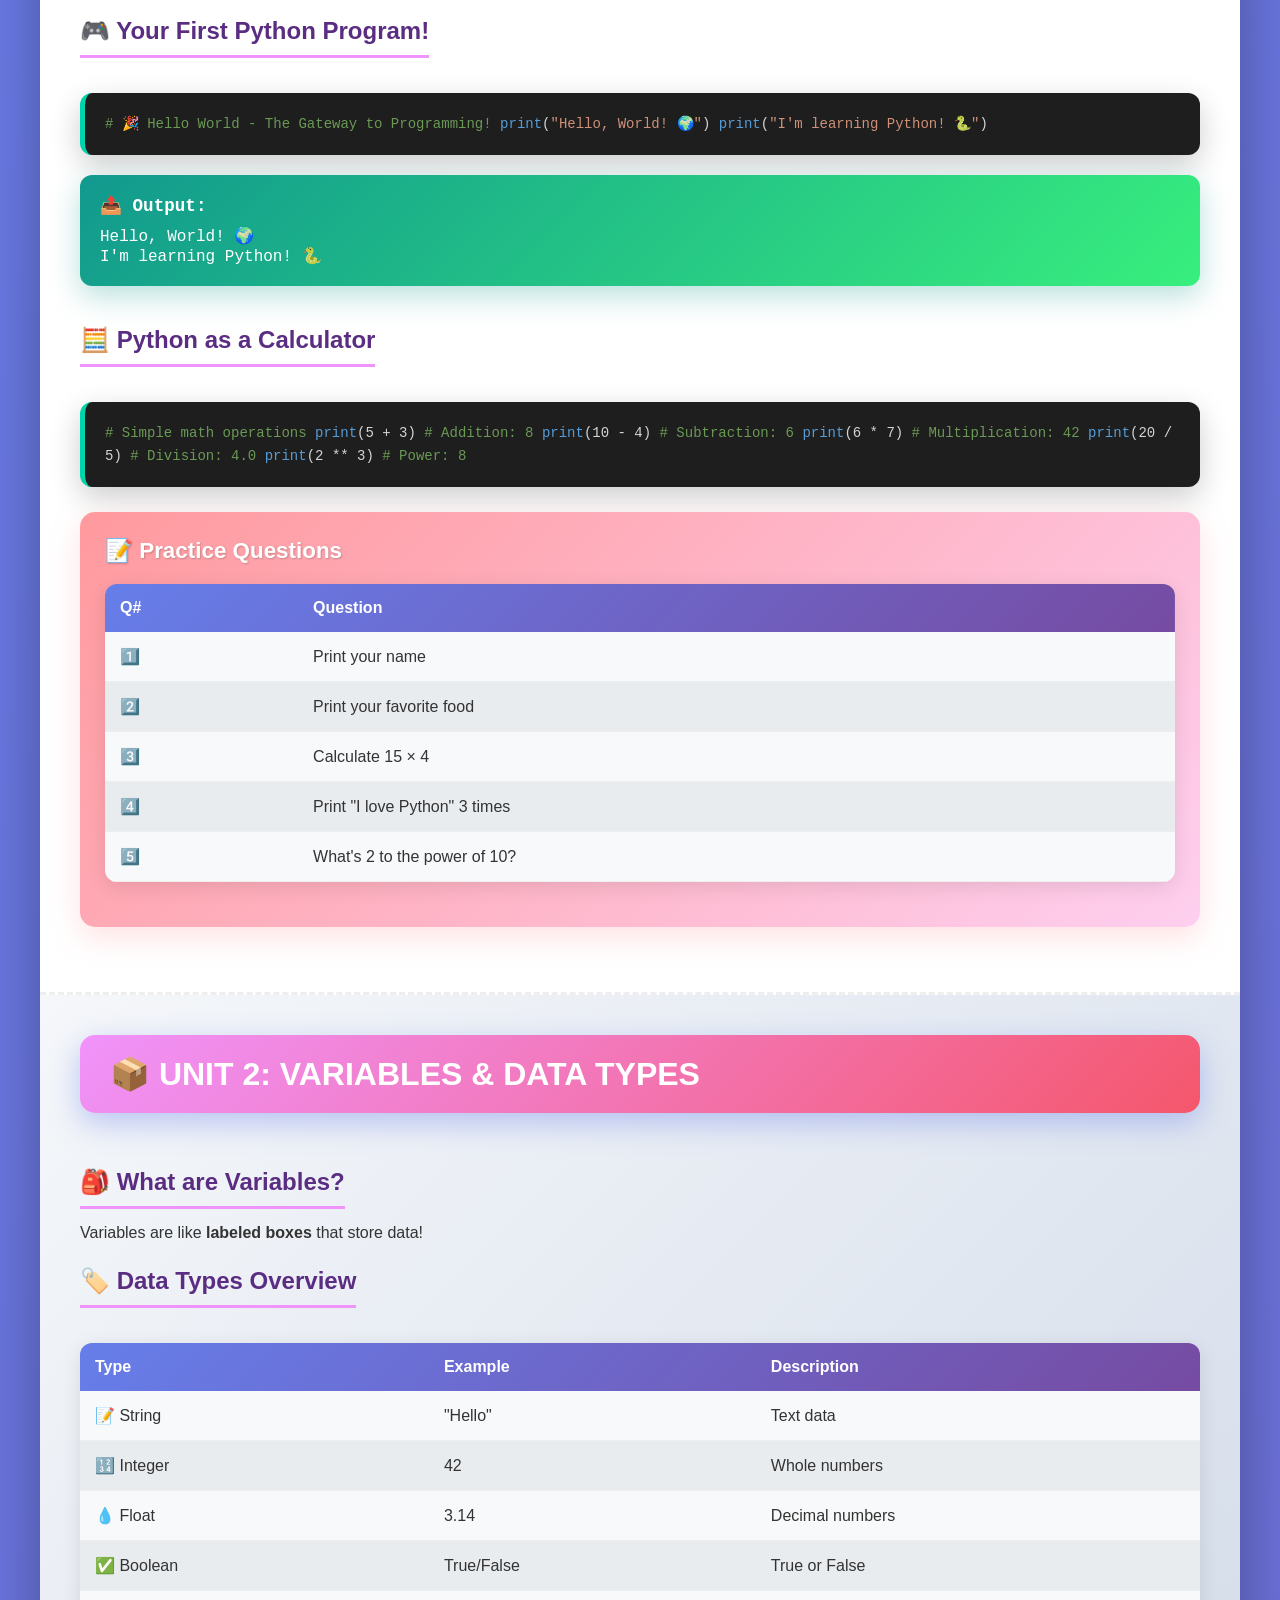
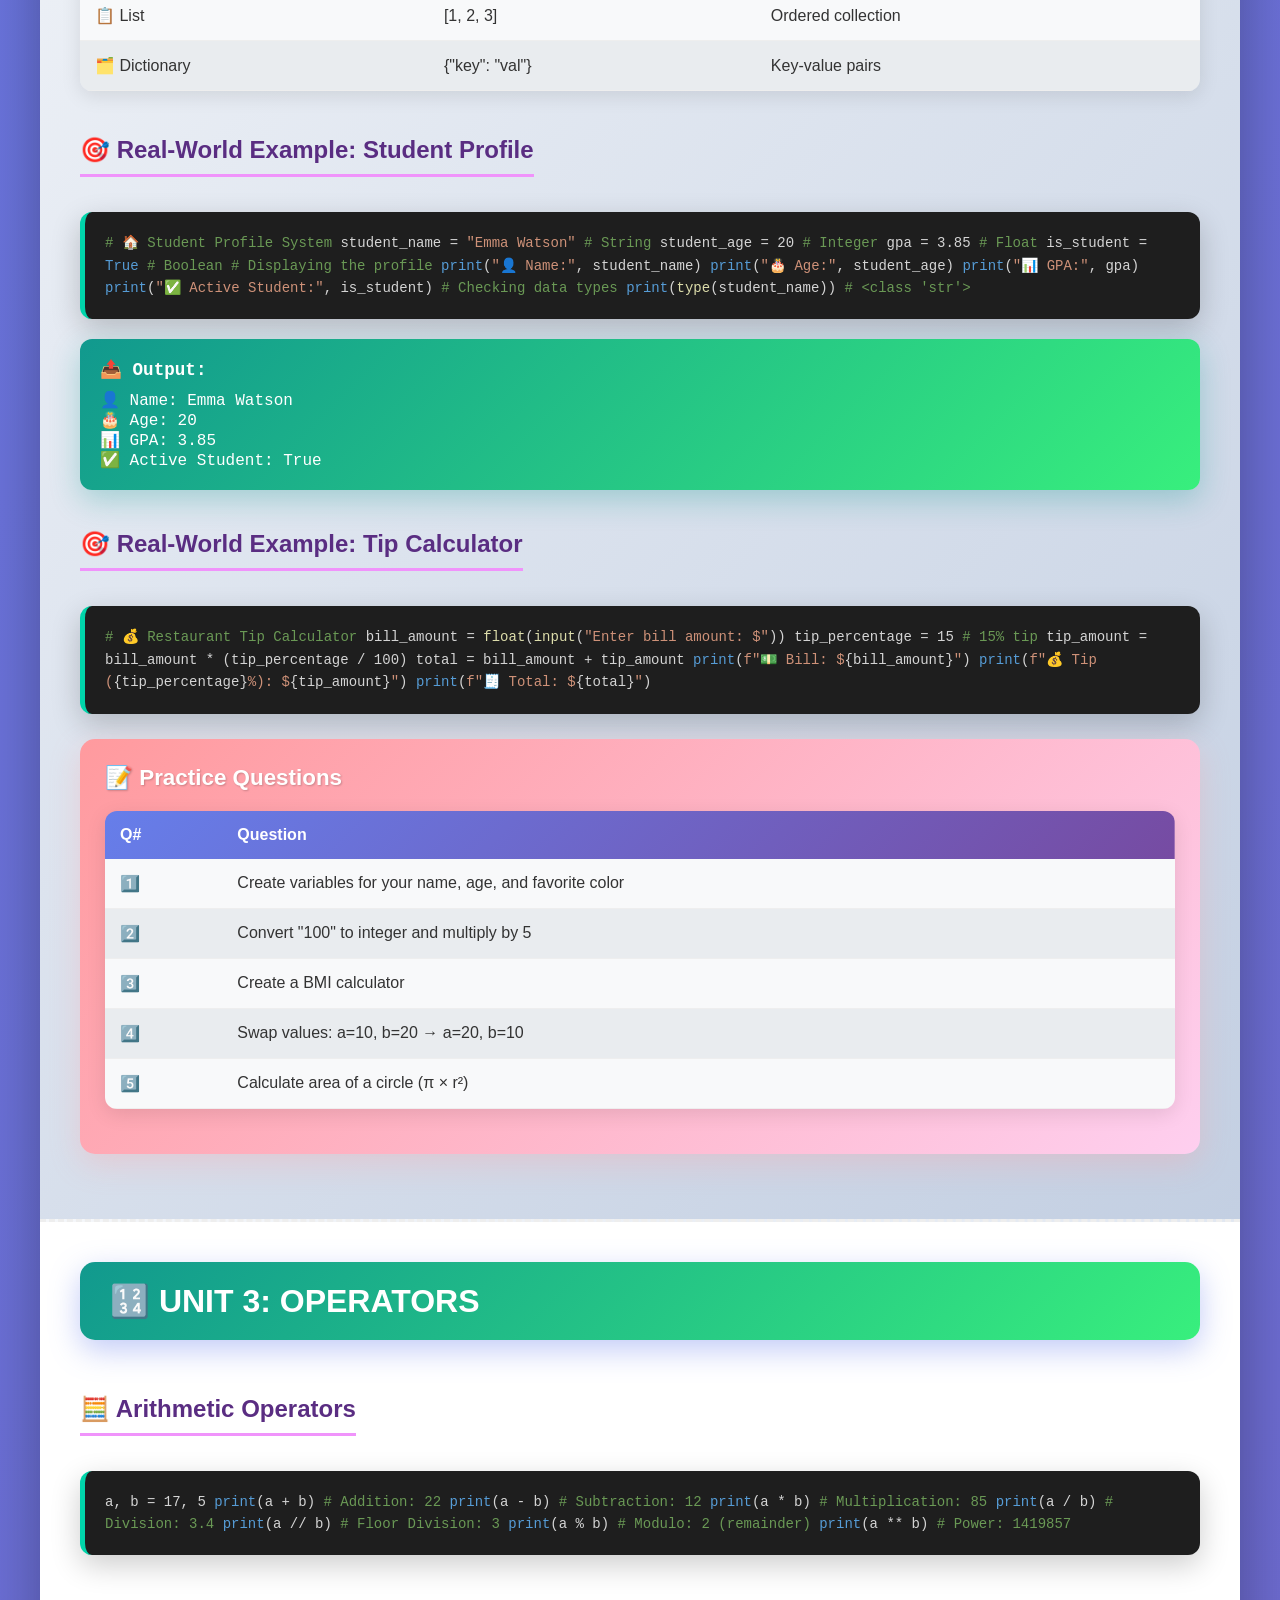
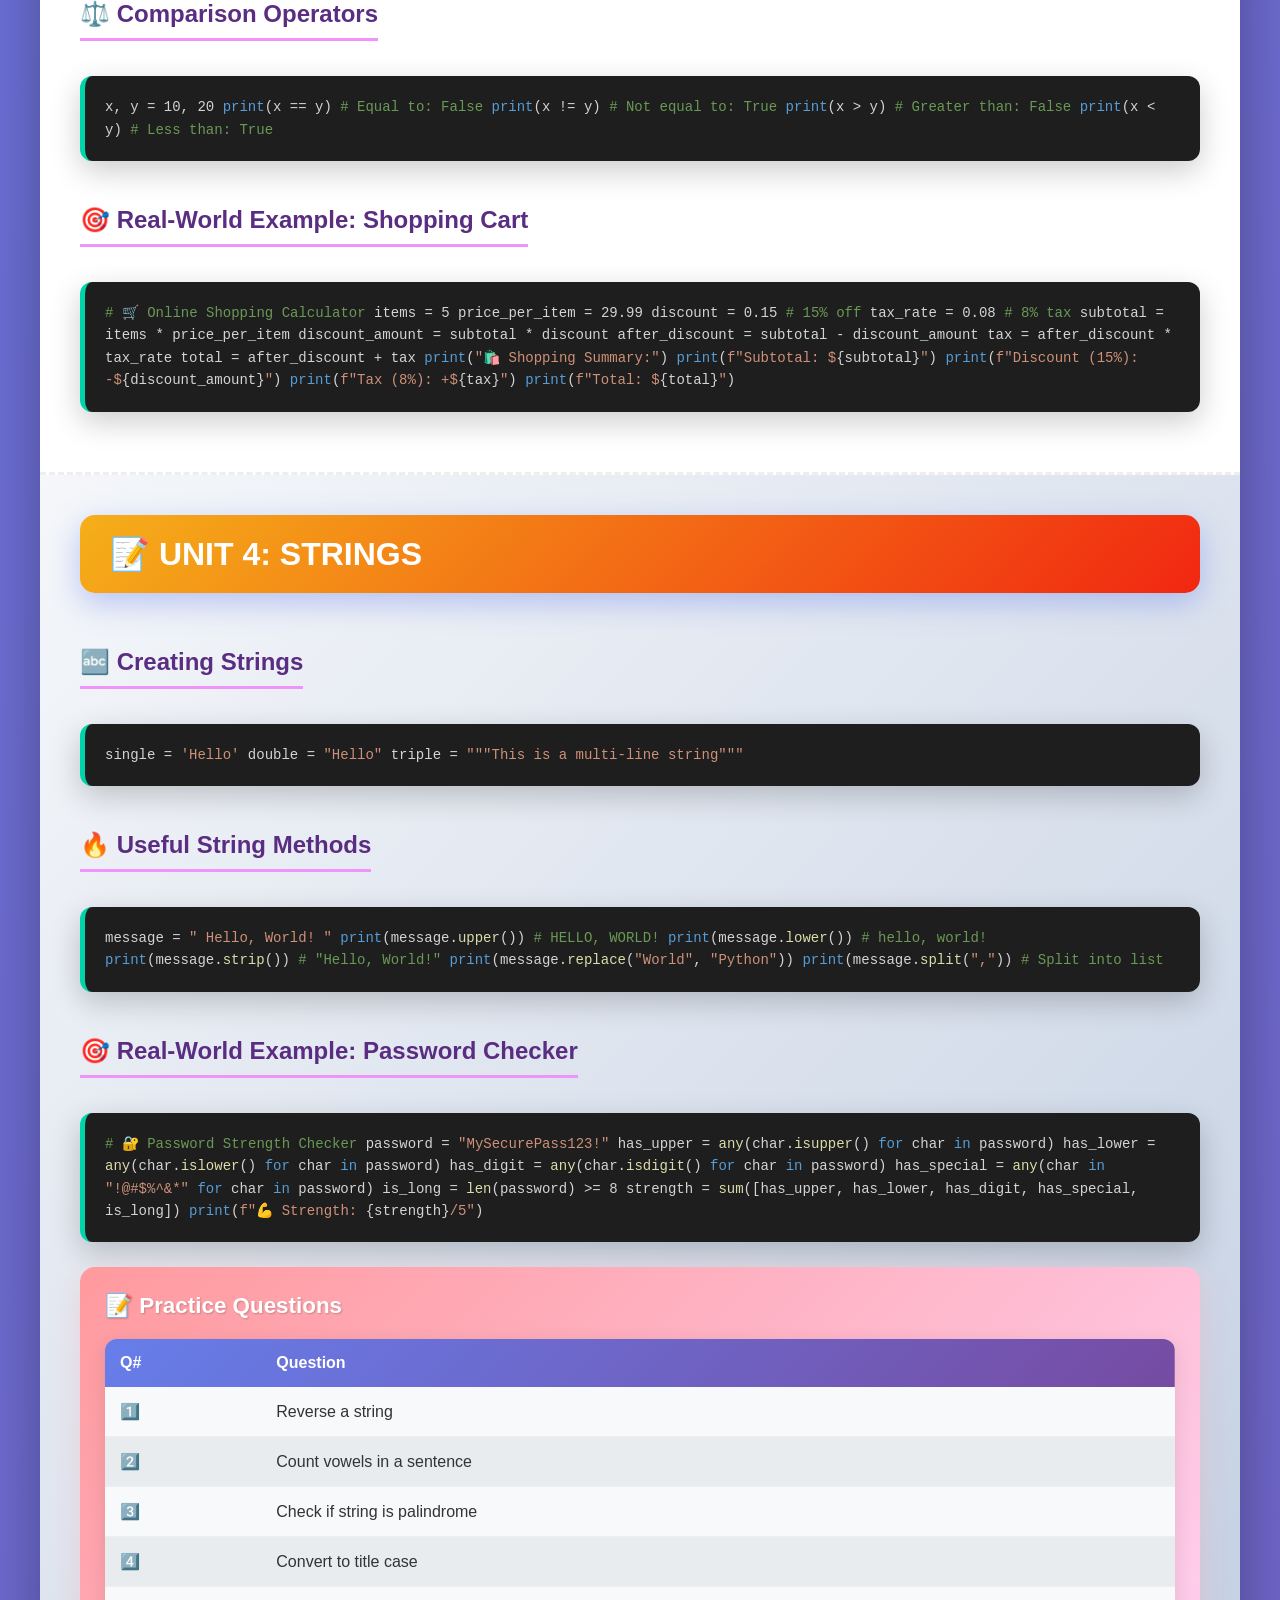
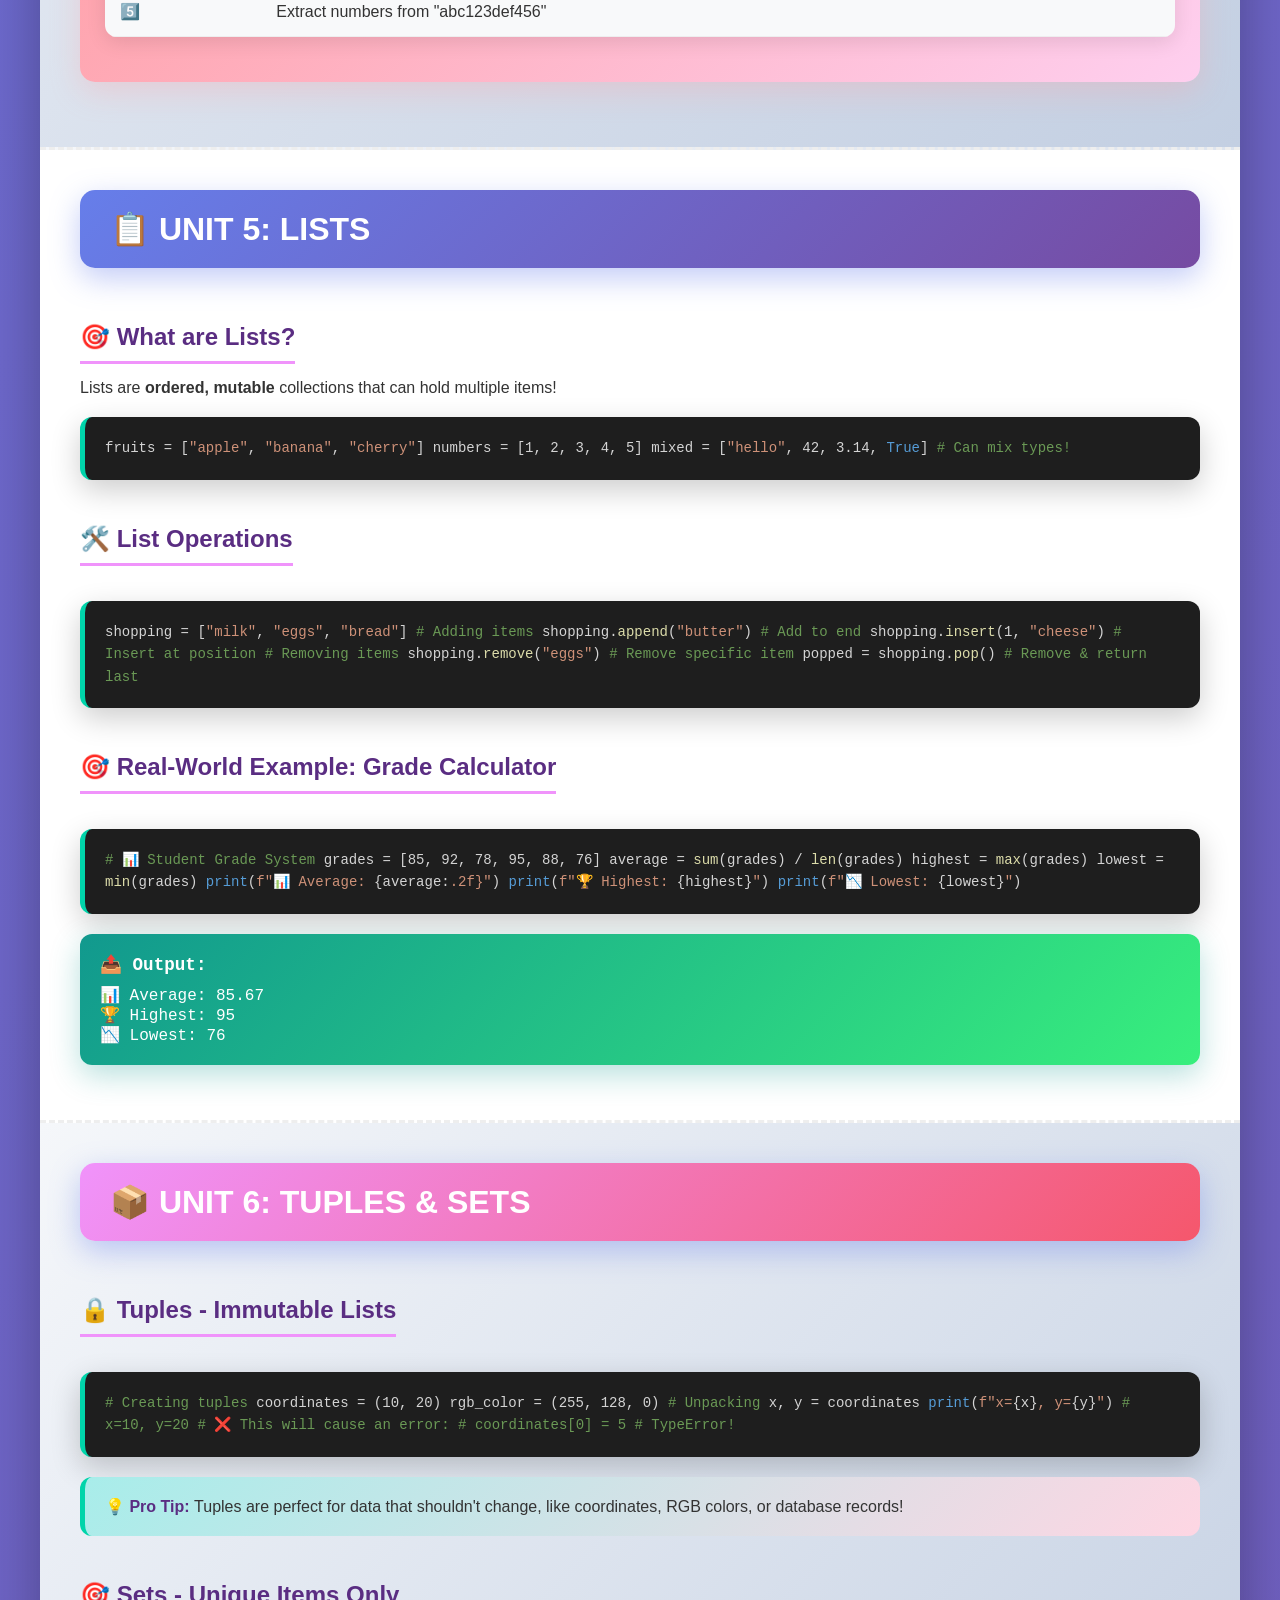
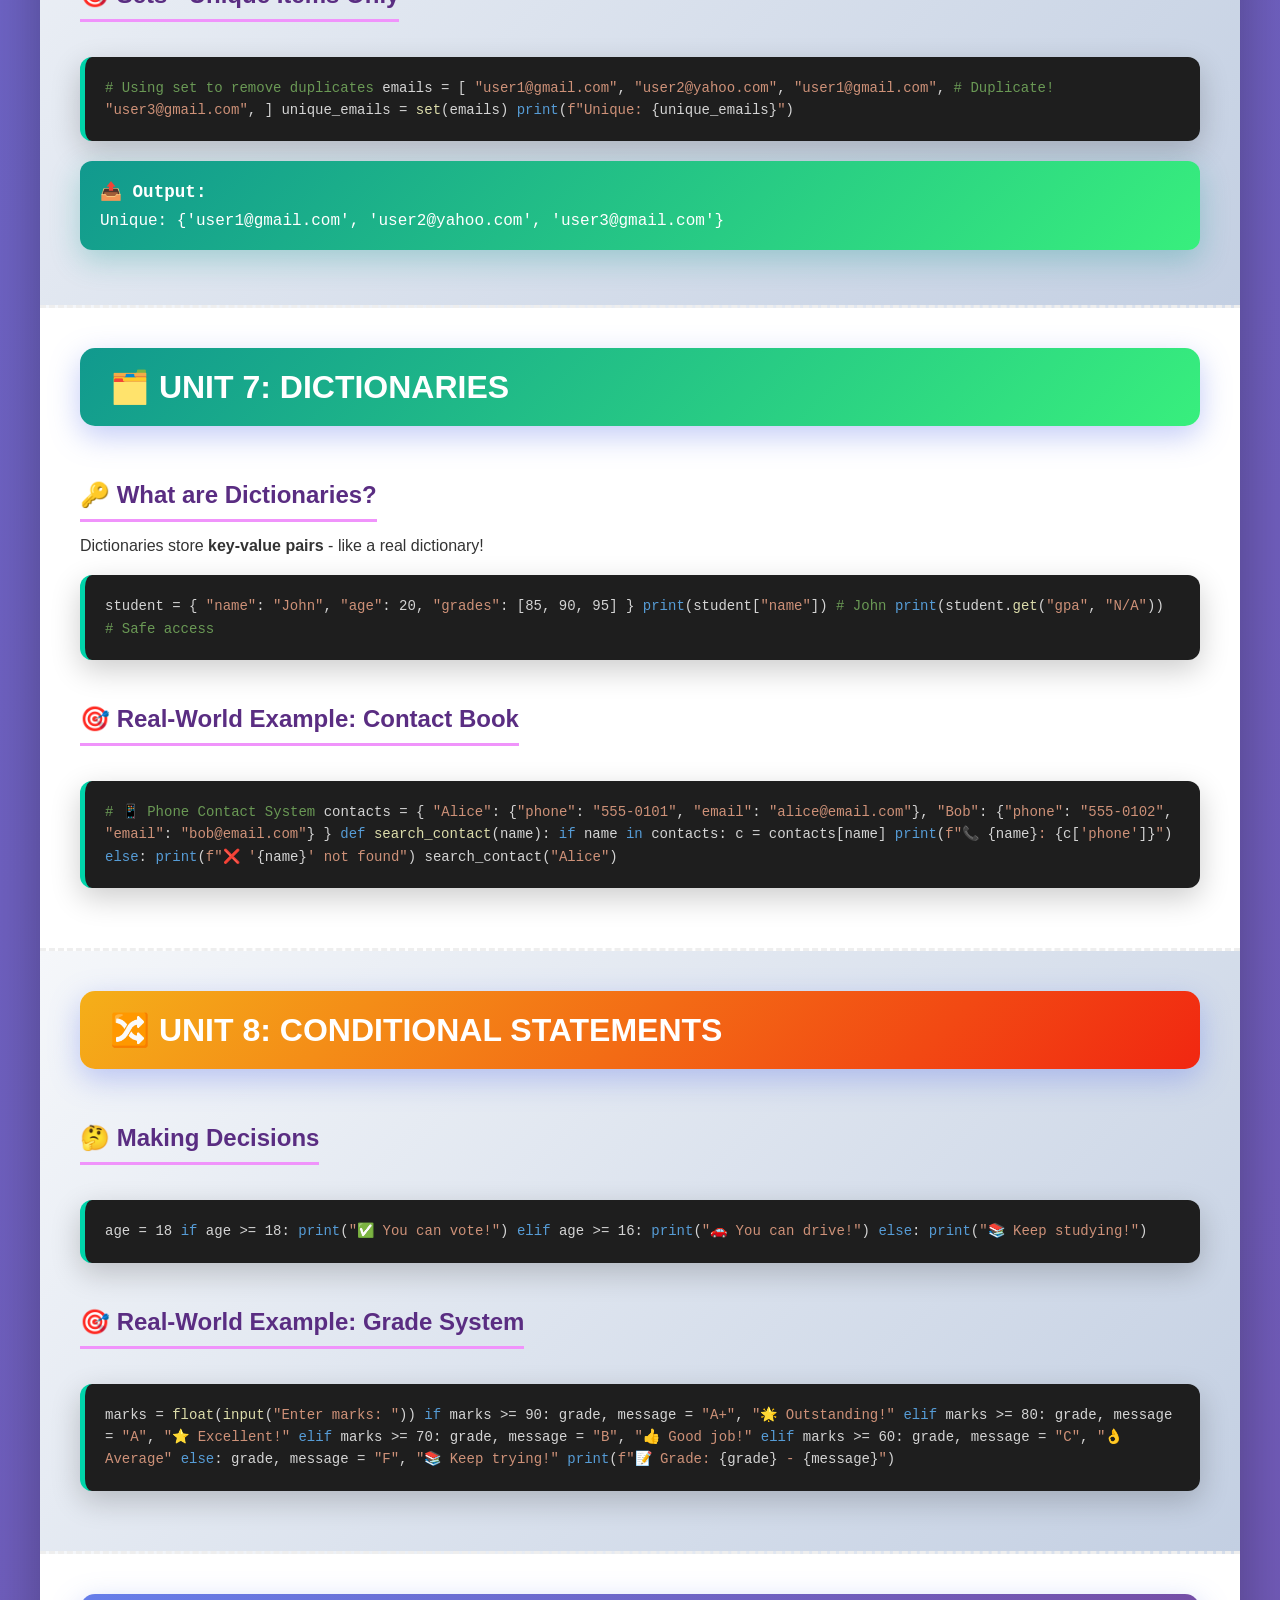
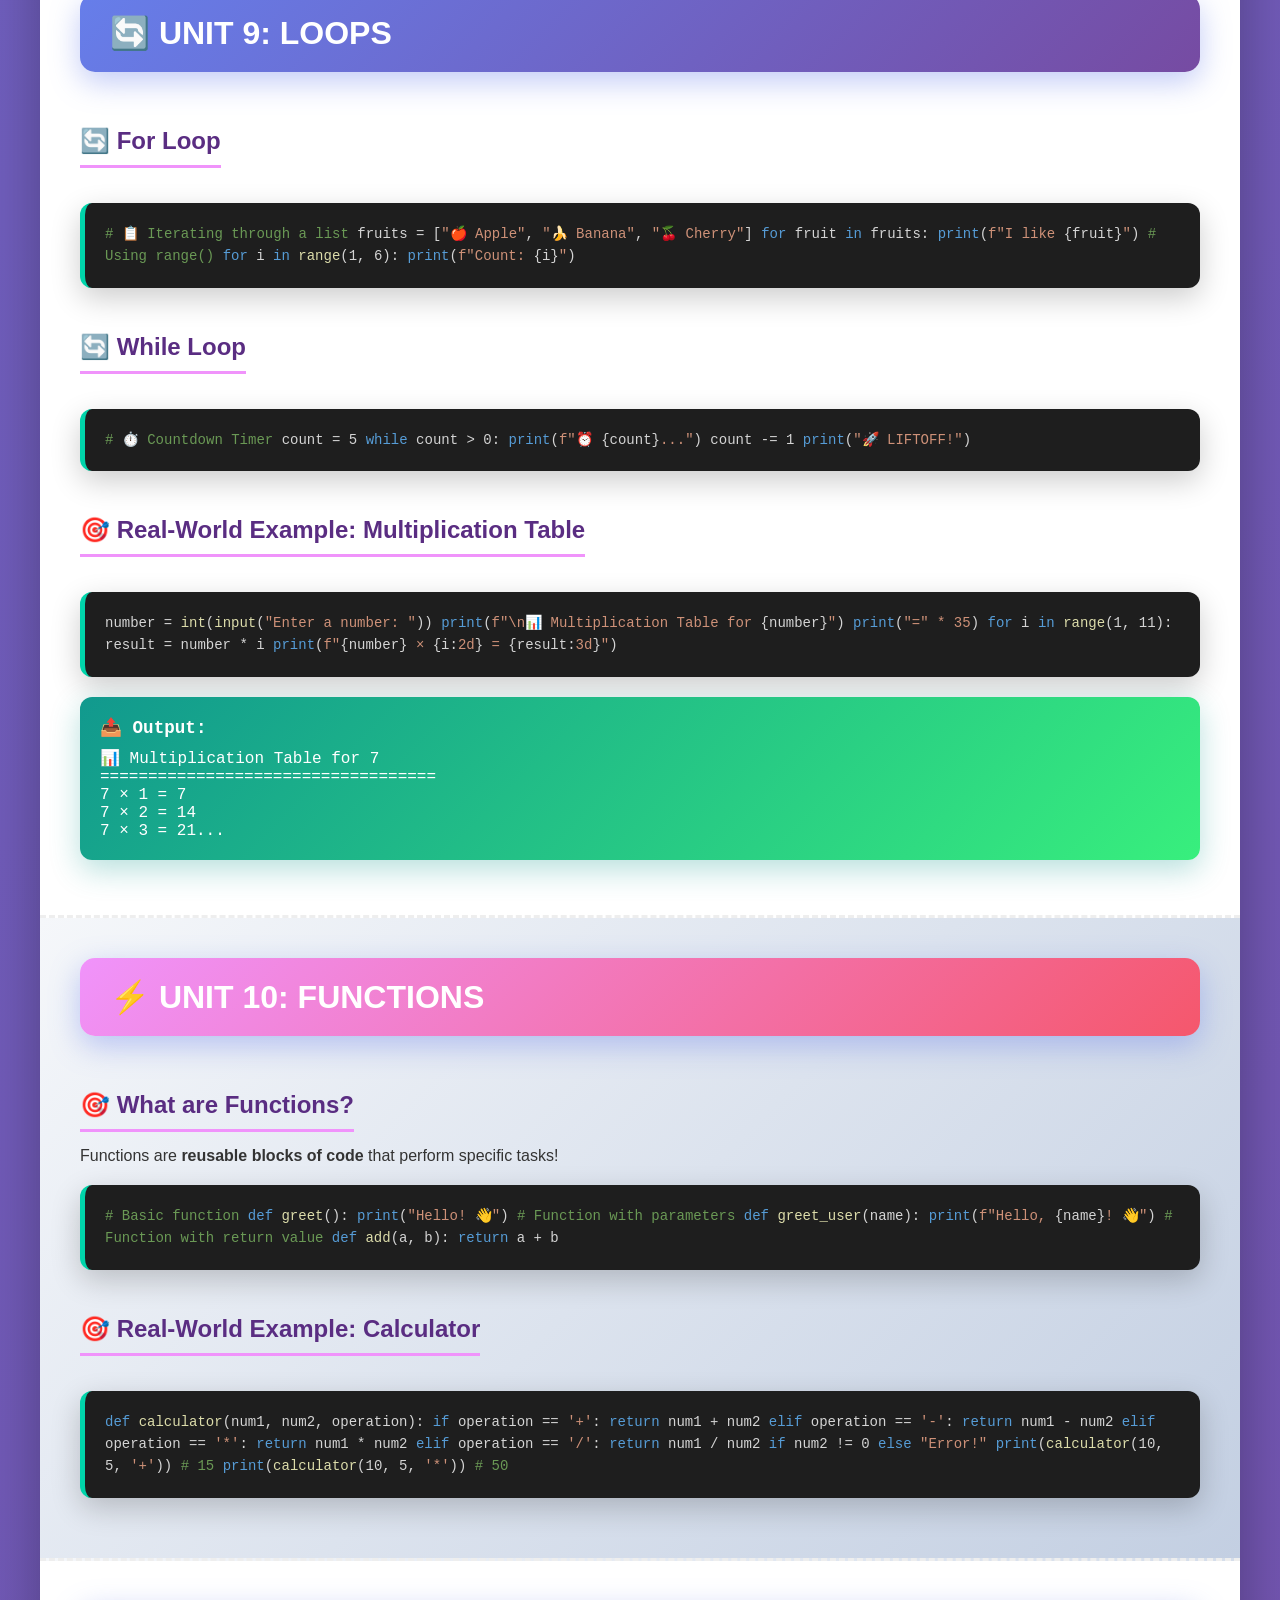
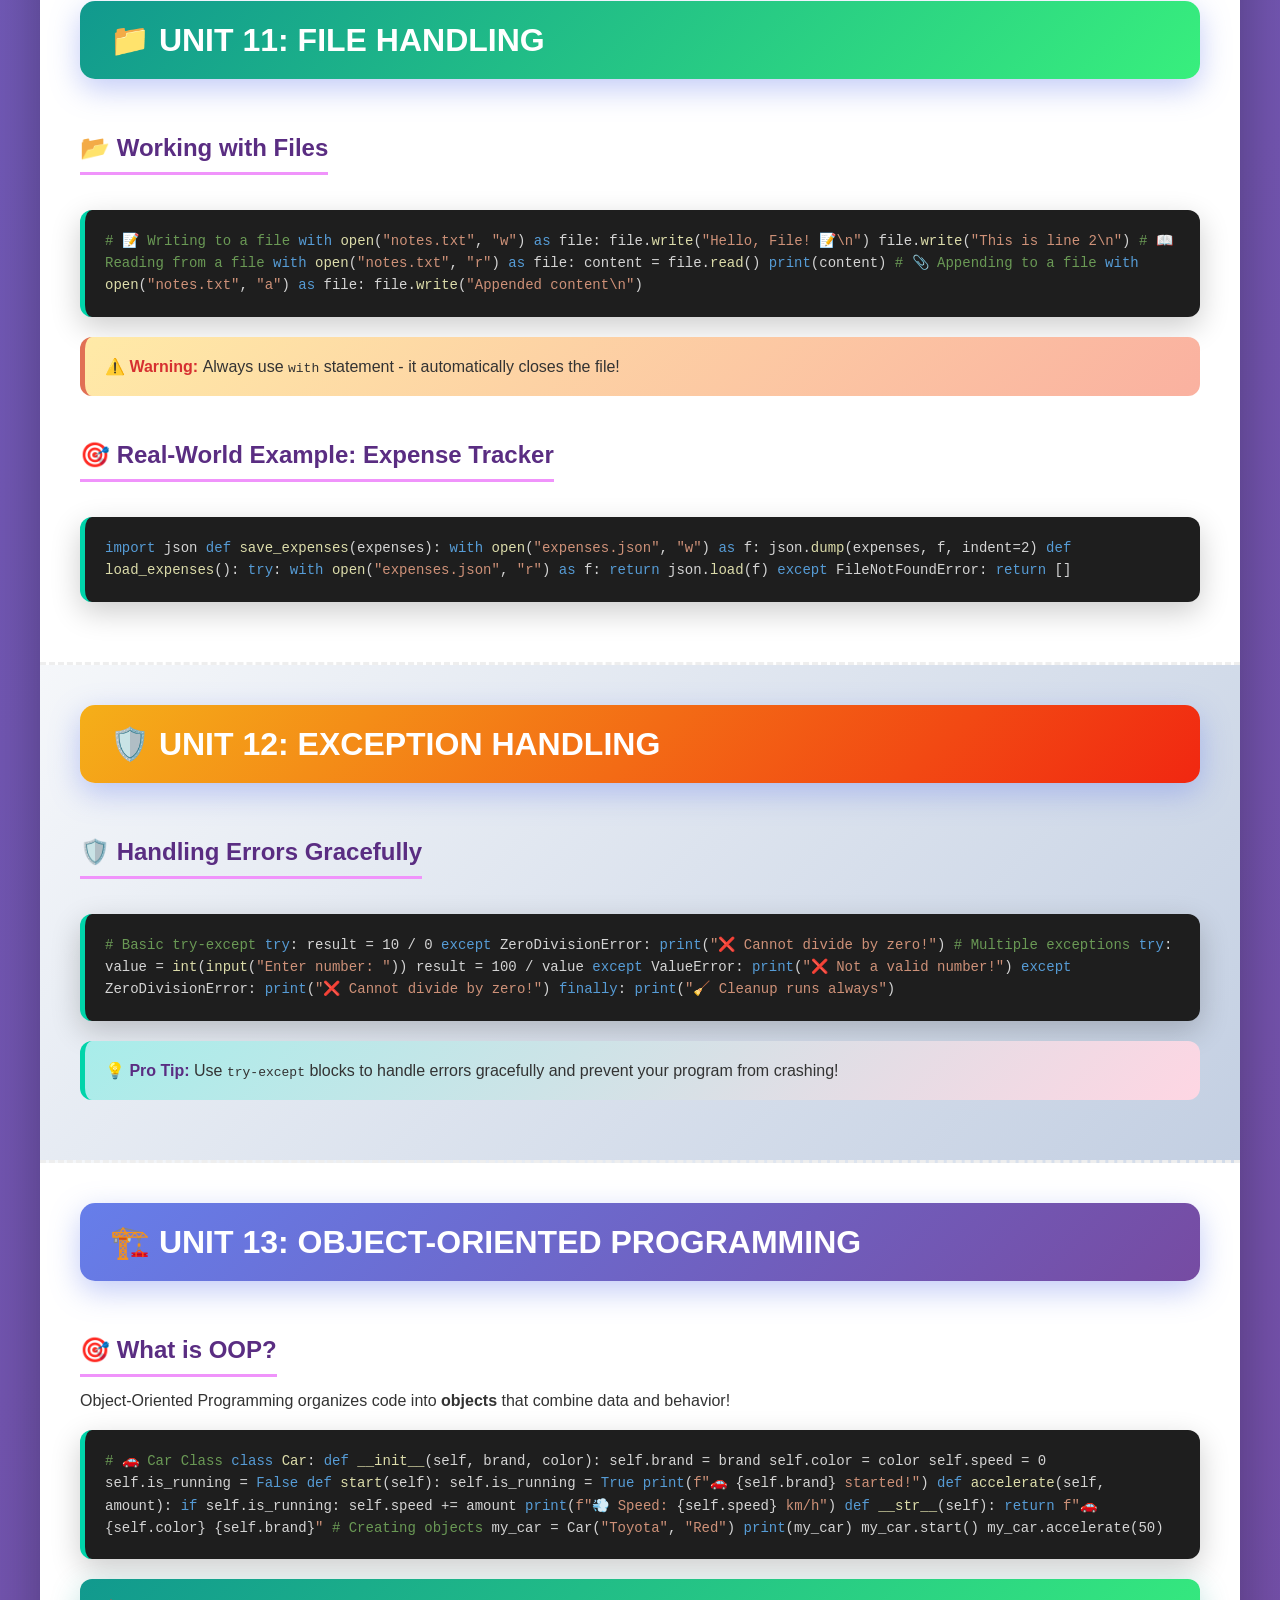
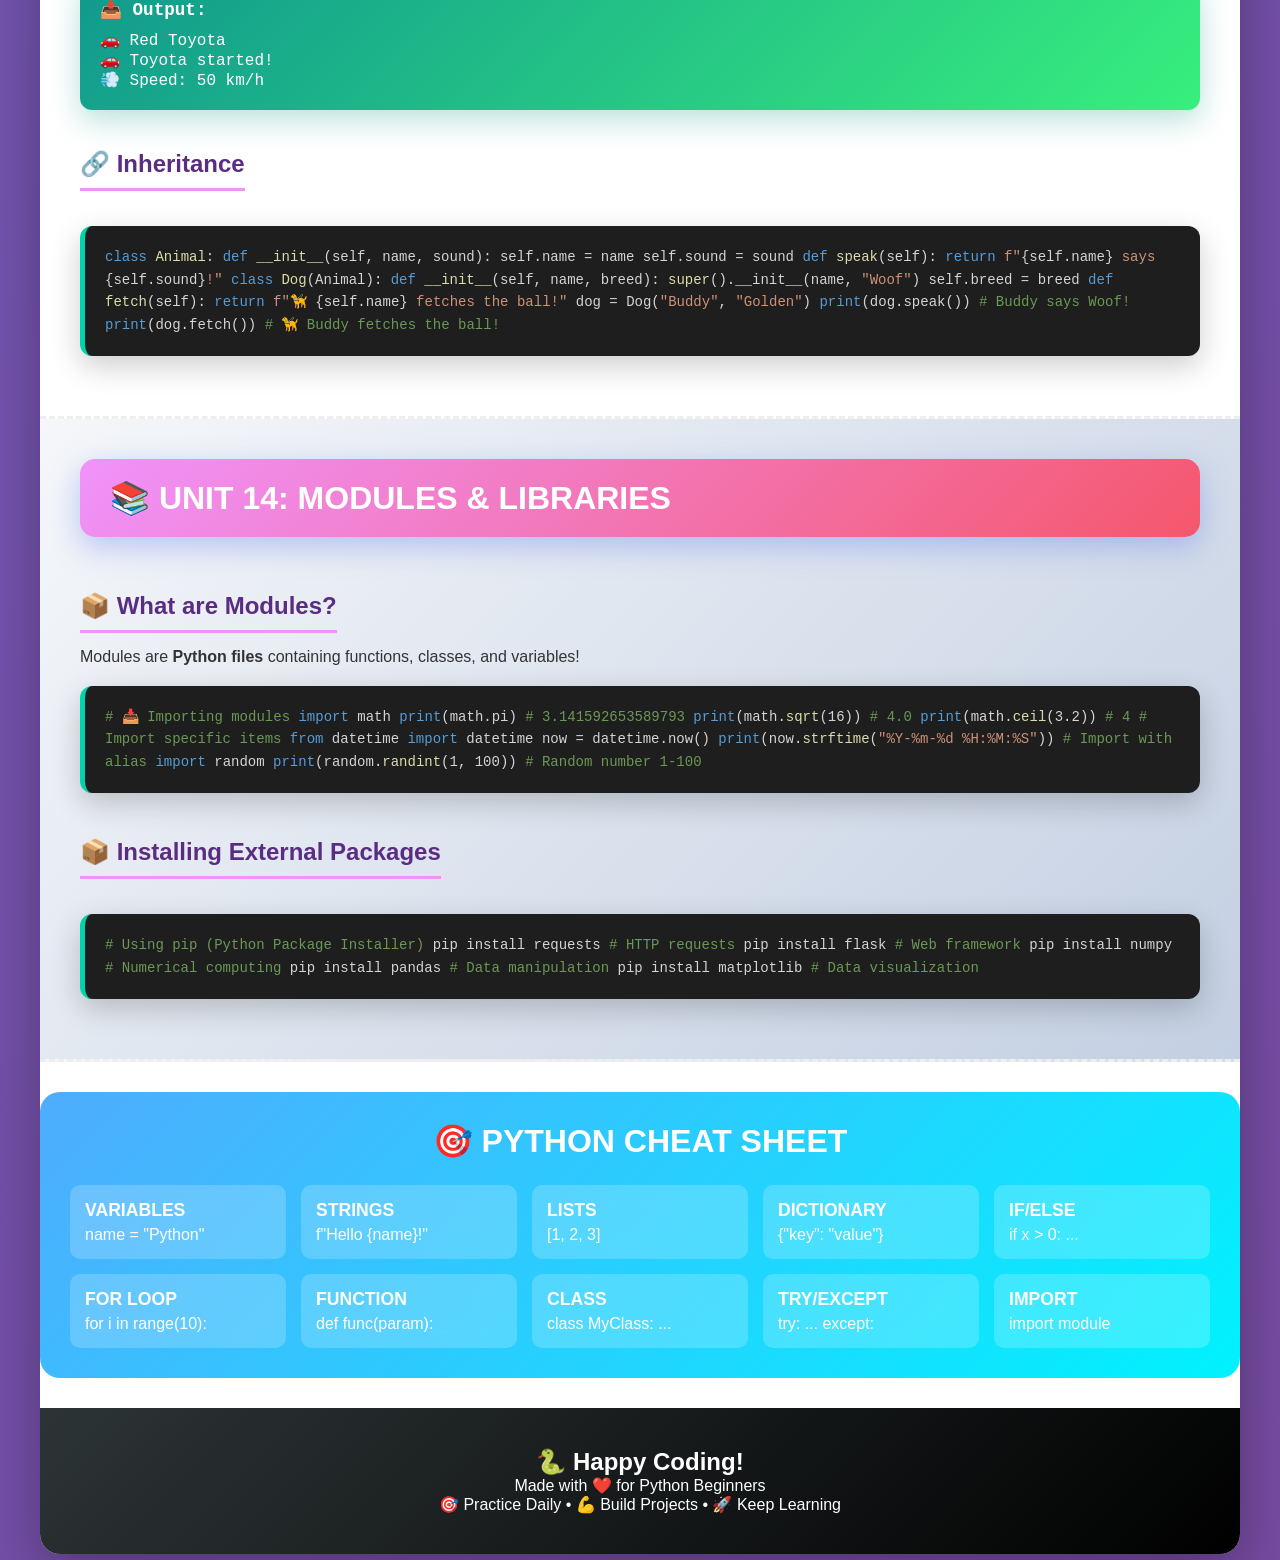
<file: python-guide.html>
<!DOCTYPE html>
<html lang="en">
<head>
    <meta charset="UTF-8">
    <meta name="viewport" content="width=device-width, initial-scale=1.0">
    <title>🐍 Python Complete Beginner Learner</title>
    <style>
        * {
            margin: 0;
            padding: 0;
            box-sizing: border-box;
        }

        body {
            font-family: 'Segoe UI', Tahoma, Geneva, Verdana, sans-serif;
            background: linear-gradient(135deg, #667eea 0%, #764ba2 100%);
            min-height: 100vh;
            padding: 20px;
            color: #333;
        }

        .container {
            max-width: 1200px;
            margin: 0 auto;
            background: white;
            border-radius: 20px;
            box-shadow: 0 20px 60px rgba(0,0,0,0.3);
            overflow: hidden;
        }

        .header {
            background: linear-gradient(135deg, #f093fb 0%, #f5576c 100%);
            color: white;
            padding: 40px;
            text-align: center;
        }

        .header h1 {
            font-size: 3em;
            margin-bottom: 10px;
            text-shadow: 2px 2px 4px rgba(0,0,0,0.2);
        }

        .header p {
            font-size: 1.3em;
            opacity: 0.9;
        }

        .toc {
            background: linear-gradient(135deg, #a8edea 0%, #fed6e3 100%);
            padding: 30px;
        }

        .toc h2 {
            color: #5a2d82;
            margin-bottom: 20px;
            font-size: 1.8em;
        }

        .toc-grid {
            display: grid;
            grid-template-columns: repeat(auto-fit, minmax(250px, 1fr));
            gap: 15px;
        }

        .toc-item {
            background: white;
            padding: 15px;
            border-radius: 10px;
            box-shadow: 0 4px 15px rgba(0,0,0,0.1);
            transition: transform 0.3s;
        }

        .toc-item:hover {
            transform: translateY(-5px);
        }

        .toc-item span {
            font-weight: bold;
            color: #f5576c;
        }

        .unit {
            padding: 40px;
            border-bottom: 3px dashed #eee;
        }

        .unit:nth-child(even) {
            background: linear-gradient(135deg, #f5f7fa 0%, #c3cfe2 100%);
        }

        .unit-header {
            background: linear-gradient(135deg, #667eea 0%, #764ba2 100%);
            color: white;
            padding: 20px 30px;
            border-radius: 15px;
            margin-bottom: 30px;
            box-shadow: 0 10px 30px rgba(102, 126, 234, 0.4);
        }

        .unit-header h2 {
            font-size: 2em;
            margin: 0;
        }

        h3 {
            color: #5a2d82;
            font-size: 1.5em;
            margin: 25px 0 15px;
            padding-bottom: 10px;
            border-bottom: 3px solid #f093fb;
            display: inline-block;
        }

        .code-block {
            background: #1e1e1e;
            color: #d4d4d4;
            padding: 20px;
            border-radius: 12px;
            margin: 20px 0;
            overflow-x: auto;
            font-family: 'Consolas', 'Monaco', monospace;
            font-size: 14px;
            line-height: 1.6;
            box-shadow: 0 10px 30px rgba(0,0,0,0.2);
            border-left: 5px solid #00d4aa;
        }

        .code-block .comment {
            color: #6a9955;
        }

        .code-block .string {
            color: #ce9178;
        }

        .code-block .keyword {
            color: #569cd6;
        }

        .code-block .function {
            color: #dcdcaa;
        }

        .output-block {
            background: linear-gradient(135deg, #11998e 0%, #38ef7d 100%);
            color: white;
            padding: 20px;
            border-radius: 12px;
            margin: 15px 0;
            font-family: 'Consolas', monospace;
            box-shadow: 0 10px 30px rgba(17, 153, 142, 0.3);
        }

        .output-block::before {
            content: "📤 Output:";
            display: block;
            font-weight: bold;
            margin-bottom: 10px;
            font-size: 1.1em;
        }

        table {
            width: 100%;
            border-collapse: collapse;
            margin: 20px 0;
            border-radius: 12px;
            overflow: hidden;
            box-shadow: 0 5px 20px rgba(0,0,0,0.1);
        }

        thead {
            background: linear-gradient(135deg, #667eea 0%, #764ba2 100%);
            color: white;
        }

        th, td {
            padding: 15px;
            text-align: left;
        }

        tbody tr {
            background: #f8f9fa;
            border-bottom: 1px solid #eee;
        }

        tbody tr:nth-child(even) {
            background: #e9ecef;
        }

        tbody tr:hover {
            background: linear-gradient(135deg, #f5f7fa 0%, #c3cfe2 100%);
        }

        .practice-box {
            background: linear-gradient(135deg, #ff9a9e 0%, #fecfef 100%);
            padding: 25px;
            border-radius: 15px;
            margin: 25px 0;
            box-shadow: 0 10px 30px rgba(255, 154, 158, 0.3);
        }

        .practice-box h4 {
            color: #fff;
            font-size: 1.4em;
            margin-bottom: 15px;
            text-shadow: 1px 1px 2px rgba(0,0,0,0.2);
        }

        .tip-box {
            background: linear-gradient(135deg, #a8edea 0%, #fed6e3 100%);
            padding: 20px;
            border-radius: 12px;
            margin: 20px 0;
            border-left: 5px solid #00d4aa;
        }

        .tip-box::before {
            content: "💡 Pro Tip: ";
            font-weight: bold;
            color: #5a2d82;
        }

        .warning-box {
            background: linear-gradient(135deg, #ffeaa7 0%, #fab1a0 100%);
            padding: 20px;
            border-radius: 12px;
            margin: 20px 0;
            border-left: 5px solid #e17055;
        }

        .warning-box::before {
            content: "⚠️ Warning: ";
            font-weight: bold;
            color: #d63031;
        }

        .emoji-big {
            font-size: 2em;
        }

        .card {
            background: white;
            padding: 25px;
            border-radius: 15px;
            margin: 20px 0;
            box-shadow: 0 10px 30px rgba(0,0,0,0.1);
        }

        .grid-2 {
            display: grid;
            grid-template-columns: repeat(auto-fit, minmax(300px, 1fr));
            gap: 20px;
            margin: 20px 0;
        }

        .cheatsheet {
            background: linear-gradient(135deg, #4facfe 0%, #00f2fe 100%);
            padding: 30px;
            border-radius: 20px;
            color: white;
            margin: 30px 0;
        }

        .cheatsheet h2 {
            text-align: center;
            font-size: 2em;
            margin-bottom: 25px;
        }

        .cheat-grid {
            display: grid;
            grid-template-columns: repeat(auto-fit, minmax(200px, 1fr));
            gap: 15px;
        }

        .cheat-item {
            background: rgba(255,255,255,0.2);
            padding: 15px;
            border-radius: 10px;
            backdrop-filter: blur(10px);
        }

        .cheat-item strong {
            display: block;
            margin-bottom: 5px;
            font-size: 1.1em;
        }

        .footer {
            background: linear-gradient(135deg, #2d3436 0%, #000000 100%);
            color: white;
            padding: 40px;
            text-align: center;
        }

        @media print {
            body {
                background: white;
                padding: 0;
            }
            .container {
                box-shadow: none;
            }
            .unit {
                page-break-inside: avoid;
            }
        }

        @keyframes bounce {
            0%, 100% { transform: translateY(0); }
            50% { transform: translateY(-10px); }
        }

        .bounce {
            display: inline-block;
            animation: bounce 1s infinite;
        }
    </style>
</head>
<body>
    <div class="container">
        <!-- HEADER -->
        <div class="header">
            <h1><span class="bounce">🐍</span> PYTHON COMPLETE BEGINNER GUIDE</h1>
            <p>From Zero to Hero with Fun Real-World Examples!</p>
        </div>

        <!-- TABLE OF CONTENTS -->
        <div class="toc">
            <h2>📚 TABLE OF CONTENTS</h2>
            <div class="toc-grid">
                <div class="toc-item"><span>🌟 Unit 1:</span> Introduction to Python</div>
                <div class="toc-item"><span>📦 Unit 2:</span> Variables & Data Types</div>
                <div class="toc-item"><span>🔢 Unit 3:</span> Operators</div>
                <div class="toc-item"><span>📝 Unit 4:</span> Strings</div>
                <div class="toc-item"><span>📋 Unit 5:</span> Lists</div>
                <div class="toc-item"><span>📦 Unit 6:</span> Tuples & Sets</div>
                <div class="toc-item"><span>🗂️ Unit 7:</span> Dictionaries</div>
                <div class="toc-item"><span>🔀 Unit 8:</span> Conditional Statements</div>
                <div class="toc-item"><span>🔄 Unit 9:</span> Loops</div>
                <div class="toc-item"><span>⚡ Unit 10:</span> Functions</div>
                <div class="toc-item"><span>📁 Unit 11:</span> File Handling</div>
                <div class="toc-item"><span>🛡️ Unit 12:</span> Exception Handling</div>
                <div class="toc-item"><span>🏗️ Unit 13:</span> Object-Oriented Programming</div>
                <div class="toc-item"><span>📚 Unit 14:</span> Modules & Libraries</div>
            </div>
        </div>

        <!-- UNIT 1 -->
        <div class="unit">
            <div class="unit-header">
                <h2>🌟 UNIT 1: INTRODUCTION TO PYTHON</h2>
            </div>

            <h3>🤔 What is Python?</h3>
            <p>Python is a <strong>high-level, easy-to-read programming language</strong> created by <strong>Guido van Rossum</strong> in 1991. Think of it as the "English" of programming languages!</p>

            <h3>🎯 Why Learn Python?</h3>
            <table>
                <thead>
                    <tr>
                        <th>Benefit</th>
                        <th>Description</th>
                    </tr>
                </thead>
                <tbody>
                    <tr><td>🎈 Easy to Learn</td><td>Simple, readable syntax</td></tr>
                    <tr><td>💼 High Demand</td><td>Used by Google, Netflix, Instagram</td></tr>
                    <tr><td>🌍 Versatile</td><td>Web, AI, Data Science, Automation</td></tr>
                    <tr><td>🤝 Community</td><td>Millions of helpful developers</td></tr>
                </tbody>
            </table>

            <h3>🏠 Real-World Python is Everywhere!</h3>
            <div class="grid-2">
                <div class="card">🎬 <strong>Netflix</strong> - Recommendation Engine</div>
                <div class="card">📸 <strong>Instagram</strong> - Photo Processing</div>
                <div class="card">🚗 <strong>Tesla</strong> - Self-Driving Cars</div>
                <div class="card">🤖 <strong>ChatGPT</strong> - AI Assistant</div>
            </div>

            <h3>🎮 Your First Python Program!</h3>
            <div class="code-block">
<span class="comment"># 🎉 Hello World - The Gateway to Programming!</span>
<span class="keyword">print</span>(<span class="string">"Hello, World! 🌍"</span>)
<span class="keyword">print</span>(<span class="string">"I'm learning Python! 🐍"</span>)
            </div>
            <div class="output-block">
                Hello, World! 🌍<br>
                I'm learning Python! 🐍
            </div>

            <h3>🧮 Python as a Calculator</h3>
            <div class="code-block">
<span class="comment"># Simple math operations</span>
<span class="keyword">print</span>(5 + 3)      <span class="comment"># Addition: 8</span>
<span class="keyword">print</span>(10 - 4)     <span class="comment"># Subtraction: 6</span>
<span class="keyword">print</span>(6 * 7)      <span class="comment"># Multiplication: 42</span>
<span class="keyword">print</span>(20 / 5)     <span class="comment"># Division: 4.0</span>
<span class="keyword">print</span>(2 ** 3)     <span class="comment"># Power: 8</span>
            </div>

            <div class="practice-box">
                <h4>📝 Practice Questions</h4>
                <table>
                    <thead><tr><th>Q#</th><th>Question</th></tr></thead>
                    <tbody>
                        <tr><td>1️⃣</td><td>Print your name</td></tr>
                        <tr><td>2️⃣</td><td>Print your favorite food</td></tr>
                        <tr><td>3️⃣</td><td>Calculate 15 × 4</td></tr>
                        <tr><td>4️⃣</td><td>Print "I love Python" 3 times</td></tr>
                        <tr><td>5️⃣</td><td>What's 2 to the power of 10?</td></tr>
                    </tbody>
                </table>
            </div>
        </div>

        <!-- UNIT 2 -->
        <div class="unit">
            <div class="unit-header" style="background: linear-gradient(135deg, #f093fb 0%, #f5576c 100%);">
                <h2>📦 UNIT 2: VARIABLES & DATA TYPES</h2>
            </div>

            <h3>🎒 What are Variables?</h3>
            <p>Variables are like <strong>labeled boxes</strong> that store data!</p>

            <h3>🏷️ Data Types Overview</h3>
            <table>
                <thead>
                    <tr><th>Type</th><th>Example</th><th>Description</th></tr>
                </thead>
                <tbody>
                    <tr><td>📝 String</td><td>"Hello"</td><td>Text data</td></tr>
                    <tr><td>🔢 Integer</td><td>42</td><td>Whole numbers</td></tr>
                    <tr><td>💧 Float</td><td>3.14</td><td>Decimal numbers</td></tr>
                    <tr><td>✅ Boolean</td><td>True/False</td><td>True or False</td></tr>
                    <tr><td>📋 List</td><td>[1, 2, 3]</td><td>Ordered collection</td></tr>
                    <tr><td>🗂️ Dictionary</td><td>{"key": "val"}</td><td>Key-value pairs</td></tr>
                </tbody>
            </table>

            <h3>🎯 Real-World Example: Student Profile</h3>
            <div class="code-block">
<span class="comment"># 🏠 Student Profile System</span>
student_name = <span class="string">"Emma Watson"</span>          <span class="comment"># String</span>
student_age = 20                      <span class="comment"># Integer</span>
gpa = 3.85                           <span class="comment"># Float</span>
is_student = <span class="keyword">True</span>                     <span class="comment"># Boolean</span>

<span class="comment"># Displaying the profile</span>
<span class="keyword">print</span>(<span class="string">"👤 Name:"</span>, student_name)
<span class="keyword">print</span>(<span class="string">"🎂 Age:"</span>, student_age)
<span class="keyword">print</span>(<span class="string">"📊 GPA:"</span>, gpa)
<span class="keyword">print</span>(<span class="string">"✅ Active Student:"</span>, is_student)

<span class="comment"># Checking data types</span>
<span class="keyword">print</span>(<span class="function">type</span>(student_name))    <span class="comment"># &lt;class 'str'&gt;</span>
            </div>
            <div class="output-block">
                👤 Name: Emma Watson<br>
                🎂 Age: 20<br>
                📊 GPA: 3.85<br>
                ✅ Active Student: True
            </div>

            <h3>🎯 Real-World Example: Tip Calculator</h3>
            <div class="code-block">
<span class="comment"># 💰 Restaurant Tip Calculator</span>
bill_amount = <span class="function">float</span>(<span class="function">input</span>(<span class="string">"Enter bill amount: $"</span>))
tip_percentage = 15  <span class="comment"># 15% tip</span>

tip_amount = bill_amount * (tip_percentage / 100)
total = bill_amount + tip_amount

<span class="keyword">print</span>(<span class="string">f"💵 Bill: $</span>{bill_amount}<span class="string">"</span>)
<span class="keyword">print</span>(<span class="string">f"💰 Tip (</span>{tip_percentage}<span class="string">%): $</span>{tip_amount}<span class="string">"</span>)
<span class="keyword">print</span>(<span class="string">f"🧾 Total: $</span>{total}<span class="string">"</span>)
            </div>

            <div class="practice-box">
                <h4>📝 Practice Questions</h4>
                <table>
                    <thead><tr><th>Q#</th><th>Question</th></tr></thead>
                    <tbody>
                        <tr><td>1️⃣</td><td>Create variables for your name, age, and favorite color</td></tr>
                        <tr><td>2️⃣</td><td>Convert "100" to integer and multiply by 5</td></tr>
                        <tr><td>3️⃣</td><td>Create a BMI calculator</td></tr>
                        <tr><td>4️⃣</td><td>Swap values: a=10, b=20 → a=20, b=10</td></tr>
                        <tr><td>5️⃣</td><td>Calculate area of a circle (π × r²)</td></tr>
                    </tbody>
                </table>
            </div>
        </div>

        <!-- UNIT 3 -->
        <div class="unit">
            <div class="unit-header" style="background: linear-gradient(135deg, #11998e 0%, #38ef7d 100%);">
                <h2>🔢 UNIT 3: OPERATORS</h2>
            </div>

            <h3>🧮 Arithmetic Operators</h3>
            <div class="code-block">
a, b = 17, 5

<span class="keyword">print</span>(a + b)    <span class="comment"># Addition:        22</span>
<span class="keyword">print</span>(a - b)    <span class="comment"># Subtraction:     12</span>
<span class="keyword">print</span>(a * b)    <span class="comment"># Multiplication:  85</span>
<span class="keyword">print</span>(a / b)    <span class="comment"># Division:        3.4</span>
<span class="keyword">print</span>(a // b)   <span class="comment"># Floor Division:  3</span>
<span class="keyword">print</span>(a % b)    <span class="comment"># Modulo:          2 (remainder)</span>
<span class="keyword">print</span>(a ** b)   <span class="comment"># Power:           1419857</span>
            </div>

            <h3>⚖️ Comparison Operators</h3>
            <div class="code-block">
x, y = 10, 20

<span class="keyword">print</span>(x == y)   <span class="comment"># Equal to:         False</span>
<span class="keyword">print</span>(x != y)   <span class="comment"># Not equal to:     True</span>
<span class="keyword">print</span>(x > y)    <span class="comment"># Greater than:     False</span>
<span class="keyword">print</span>(x < y)    <span class="comment"># Less than:        True</span>
            </div>

            <h3>🎯 Real-World Example: Shopping Cart</h3>
            <div class="code-block">
<span class="comment"># 🛒 Online Shopping Calculator</span>
items = 5
price_per_item = 29.99
discount = 0.15  <span class="comment"># 15% off</span>
tax_rate = 0.08  <span class="comment"># 8% tax</span>

subtotal = items * price_per_item
discount_amount = subtotal * discount
after_discount = subtotal - discount_amount
tax = after_discount * tax_rate
total = after_discount + tax

<span class="keyword">print</span>(<span class="string">"🛍️ Shopping Summary:"</span>)
<span class="keyword">print</span>(<span class="string">f"Subtotal: $</span>{subtotal}<span class="string">"</span>)
<span class="keyword">print</span>(<span class="string">f"Discount (15%): -$</span>{discount_amount}<span class="string">"</span>)
<span class="keyword">print</span>(<span class="string">f"Tax (8%): +$</span>{tax}<span class="string">"</span>)
<span class="keyword">print</span>(<span class="string">f"Total: $</span>{total}<span class="string">"</span>)
            </div>
        </div>

        <!-- UNIT 4 -->
        <div class="unit">
            <div class="unit-header" style="background: linear-gradient(135deg, #f5af19 0%, #f12711 100%);">
                <h2>📝 UNIT 4: STRINGS</h2>
            </div>

            <h3>🔤 Creating Strings</h3>
            <div class="code-block">
single = <span class="string">'Hello'</span>
double = <span class="string">"Hello"</span>
triple = <span class="string">"""This is
a multi-line string"""</span>
            </div>

            <h3>🔥 Useful String Methods</h3>
            <div class="code-block">
message = <span class="string">"  Hello, World!  "</span>

<span class="keyword">print</span>(message.<span class="function">upper</span>())        <span class="comment"># HELLO, WORLD!</span>
<span class="keyword">print</span>(message.<span class="function">lower</span>())        <span class="comment"># hello, world!</span>
<span class="keyword">print</span>(message.<span class="function">strip</span>())        <span class="comment"># "Hello, World!"</span>
<span class="keyword">print</span>(message.<span class="function">replace</span>(<span class="string">"World"</span>, <span class="string">"Python"</span>))
<span class="keyword">print</span>(message.<span class="function">split</span>(<span class="string">","</span>))     <span class="comment"># Split into list</span>
            </div>

            <h3>🎯 Real-World Example: Password Checker</h3>
            <div class="code-block">
<span class="comment"># 🔐 Password Strength Checker</span>
password = <span class="string">"MySecurePass123!"</span>

has_upper = <span class="function">any</span>(char.<span class="function">isupper</span>() <span class="keyword">for</span> char <span class="keyword">in</span> password)
has_lower = <span class="function">any</span>(char.<span class="function">islower</span>() <span class="keyword">for</span> char <span class="keyword">in</span> password)
has_digit = <span class="function">any</span>(char.<span class="function">isdigit</span>() <span class="keyword">for</span> char <span class="keyword">in</span> password)
has_special = <span class="function">any</span>(char <span class="keyword">in</span> <span class="string">"!@#$%^&*"</span> <span class="keyword">for</span> char <span class="keyword">in</span> password)
is_long = <span class="function">len</span>(password) >= 8

strength = <span class="function">sum</span>([has_upper, has_lower, has_digit, has_special, is_long])
<span class="keyword">print</span>(<span class="string">f"💪 Strength: </span>{strength}<span class="string">/5"</span>)
            </div>

            <div class="practice-box">
                <h4>📝 Practice Questions</h4>
                <table>
                    <thead><tr><th>Q#</th><th>Question</th></tr></thead>
                    <tbody>
                        <tr><td>1️⃣</td><td>Reverse a string</td></tr>
                        <tr><td>2️⃣</td><td>Count vowels in a sentence</td></tr>
                        <tr><td>3️⃣</td><td>Check if string is palindrome</td></tr>
                        <tr><td>4️⃣</td><td>Convert to title case</td></tr>
                        <tr><td>5️⃣</td><td>Extract numbers from "abc123def456"</td></tr>
                    </tbody>
                </table>
            </div>
        </div>

        <!-- UNIT 5 -->
        <div class="unit">
            <div class="unit-header" style="background: linear-gradient(135deg, #667eea 0%, #764ba2 100%);">
                <h2>📋 UNIT 5: LISTS</h2>
            </div>

            <h3>🎯 What are Lists?</h3>
            <p>Lists are <strong>ordered, mutable</strong> collections that can hold multiple items!</p>

            <div class="code-block">
fruits = [<span class="string">"apple"</span>, <span class="string">"banana"</span>, <span class="string">"cherry"</span>]
numbers = [1, 2, 3, 4, 5]
mixed = [<span class="string">"hello"</span>, 42, 3.14, <span class="keyword">True</span>]  <span class="comment"># Can mix types!</span>
            </div>

            <h3>🛠️ List Operations</h3>
            <div class="code-block">
shopping = [<span class="string">"milk"</span>, <span class="string">"eggs"</span>, <span class="string">"bread"</span>]

<span class="comment"># Adding items</span>
shopping.<span class="function">append</span>(<span class="string">"butter"</span>)         <span class="comment"># Add to end</span>
shopping.<span class="function">insert</span>(1, <span class="string">"cheese"</span>)     <span class="comment"># Insert at position</span>

<span class="comment"># Removing items</span>
shopping.<span class="function">remove</span>(<span class="string">"eggs"</span>)          <span class="comment"># Remove specific item</span>
popped = shopping.<span class="function">pop</span>()          <span class="comment"># Remove & return last</span>
            </div>

            <h3>🎯 Real-World Example: Grade Calculator</h3>
            <div class="code-block">
<span class="comment"># 📊 Student Grade System</span>
grades = [85, 92, 78, 95, 88, 76]

average = <span class="function">sum</span>(grades) / <span class="function">len</span>(grades)
highest = <span class="function">max</span>(grades)
lowest = <span class="function">min</span>(grades)

<span class="keyword">print</span>(<span class="string">f"📊 Average: </span>{average:<span class="string">.2f}</span><span class="string">"</span>)
<span class="keyword">print</span>(<span class="string">f"🏆 Highest: </span>{highest}<span class="string">"</span>)
<span class="keyword">print</span>(<span class="string">f"📉 Lowest: </span>{lowest}<span class="string">"</span>)
            </div>
            <div class="output-block">
                📊 Average: 85.67<br>
                🏆 Highest: 95<br>
                📉 Lowest: 76
            </div>
        </div>

        <!-- UNIT 6 -->
        <div class="unit">
            <div class="unit-header" style="background: linear-gradient(135deg, #f093fb 0%, #f5576c 100%);">
                <h2>📦 UNIT 6: TUPLES & SETS</h2>
            </div>

            <h3>🔒 Tuples - Immutable Lists</h3>
            <div class="code-block">
<span class="comment"># Creating tuples</span>
coordinates = (10, 20)
rgb_color = (255, 128, 0)

<span class="comment"># Unpacking</span>
x, y = coordinates
<span class="keyword">print</span>(<span class="string">f"x=</span>{x}<span class="string">, y=</span>{y}<span class="string">"</span>)   <span class="comment"># x=10, y=20</span>

<span class="comment"># ❌ This will cause an error:</span>
<span class="comment"># coordinates[0] = 5  # TypeError!</span>
            </div>

            <div class="tip-box">Tuples are perfect for data that shouldn't change, like coordinates, RGB colors, or database records!</div>

            <h3>🎯 Sets - Unique Items Only</h3>
            <div class="code-block">
<span class="comment"># Using set to remove duplicates</span>
emails = [
    <span class="string">"user1@gmail.com"</span>,
    <span class="string">"user2@yahoo.com"</span>,
    <span class="string">"user1@gmail.com"</span>,  <span class="comment"># Duplicate!</span>
    <span class="string">"user3@gmail.com"</span>,
]

unique_emails = <span class="function">set</span>(emails)
<span class="keyword">print</span>(<span class="string">f"Unique: </span>{unique_emails}<span class="string">"</span>)
            </div>
            <div class="output-block">Unique: {'user1@gmail.com', 'user2@yahoo.com', 'user3@gmail.com'}</div>
        </div>

        <!-- UNIT 7 -->
        <div class="unit">
            <div class="unit-header" style="background: linear-gradient(135deg, #11998e 0%, #38ef7d 100%);">
                <h2>🗂️ UNIT 7: DICTIONARIES</h2>
            </div>

            <h3>🔑 What are Dictionaries?</h3>
            <p>Dictionaries store <strong>key-value pairs</strong> - like a real dictionary!</p>

            <div class="code-block">
student = {
    <span class="string">"name"</span>: <span class="string">"John"</span>,
    <span class="string">"age"</span>: 20,
    <span class="string">"grades"</span>: [85, 90, 95]
}

<span class="keyword">print</span>(student[<span class="string">"name"</span>])        <span class="comment"># John</span>
<span class="keyword">print</span>(student.<span class="function">get</span>(<span class="string">"gpa"</span>, <span class="string">"N/A"</span>))  <span class="comment"># Safe access</span>
            </div>

            <h3>🎯 Real-World Example: Contact Book</h3>
            <div class="code-block">
<span class="comment"># 📱 Phone Contact System</span>
contacts = {
    <span class="string">"Alice"</span>: {<span class="string">"phone"</span>: <span class="string">"555-0101"</span>, <span class="string">"email"</span>: <span class="string">"alice@email.com"</span>},
    <span class="string">"Bob"</span>: {<span class="string">"phone"</span>: <span class="string">"555-0102"</span>, <span class="string">"email"</span>: <span class="string">"bob@email.com"</span>}
}

<span class="keyword">def</span> <span class="function">search_contact</span>(name):
    <span class="keyword">if</span> name <span class="keyword">in</span> contacts:
        c = contacts[name]
        <span class="keyword">print</span>(<span class="string">f"📞 </span>{name}<span class="string">: </span>{c[<span class="string">'phone'</span>]}<span class="string">"</span>)
    <span class="keyword">else</span>:
        <span class="keyword">print</span>(<span class="string">f"❌ '</span>{name}<span class="string">' not found"</span>)

search_contact(<span class="string">"Alice"</span>)
            </div>
        </div>

        <!-- UNIT 8 -->
        <div class="unit">
            <div class="unit-header" style="background: linear-gradient(135deg, #f5af19 0%, #f12711 100%);">
                <h2>🔀 UNIT 8: CONDITIONAL STATEMENTS</h2>
            </div>

            <h3>🤔 Making Decisions</h3>
            <div class="code-block">
age = 18

<span class="keyword">if</span> age >= 18:
    <span class="keyword">print</span>(<span class="string">"✅ You can vote!"</span>)
<span class="keyword">elif</span> age >= 16:
    <span class="keyword">print</span>(<span class="string">"🚗 You can drive!"</span>)
<span class="keyword">else</span>:
    <span class="keyword">print</span>(<span class="string">"📚 Keep studying!"</span>)
            </div>

            <h3>🎯 Real-World Example: Grade System</h3>
            <div class="code-block">
marks = <span class="function">float</span>(<span class="function">input</span>(<span class="string">"Enter marks: "</span>))

<span class="keyword">if</span> marks >= 90:
    grade, message = <span class="string">"A+"</span>, <span class="string">"🌟 Outstanding!"</span>
<span class="keyword">elif</span> marks >= 80:
    grade, message = <span class="string">"A"</span>, <span class="string">"⭐ Excellent!"</span>
<span class="keyword">elif</span> marks >= 70:
    grade, message = <span class="string">"B"</span>, <span class="string">"👍 Good job!"</span>
<span class="keyword">elif</span> marks >= 60:
    grade, message = <span class="string">"C"</span>, <span class="string">"👌 Average"</span>
<span class="keyword">else</span>:
    grade, message = <span class="string">"F"</span>, <span class="string">"📚 Keep trying!"</span>

<span class="keyword">print</span>(<span class="string">f"📝 Grade: </span>{grade}<span class="string"> - </span>{message}<span class="string">"</span>)
            </div>
        </div>

        <!-- UNIT 9 -->
        <div class="unit">
            <div class="unit-header" style="background: linear-gradient(135deg, #667eea 0%, #764ba2 100%);">
                <h2>🔄 UNIT 9: LOOPS</h2>
            </div>

            <h3>🔄 For Loop</h3>
            <div class="code-block">
<span class="comment"># 📋 Iterating through a list</span>
fruits = [<span class="string">"🍎 Apple"</span>, <span class="string">"🍌 Banana"</span>, <span class="string">"🍒 Cherry"</span>]

<span class="keyword">for</span> fruit <span class="keyword">in</span> fruits:
    <span class="keyword">print</span>(<span class="string">f"I like </span>{fruit}<span class="string">"</span>)

<span class="comment"># Using range()</span>
<span class="keyword">for</span> i <span class="keyword">in</span> <span class="function">range</span>(1, 6):
    <span class="keyword">print</span>(<span class="string">f"Count: </span>{i}<span class="string">"</span>)
            </div>

            <h3>🔄 While Loop</h3>
            <div class="code-block">
<span class="comment"># ⏱️ Countdown Timer</span>
count = 5
<span class="keyword">while</span> count > 0:
    <span class="keyword">print</span>(<span class="string">f"⏰ </span>{count}<span class="string">..."</span>)
    count -= 1
<span class="keyword">print</span>(<span class="string">"🚀 LIFTOFF!"</span>)
            </div>

            <h3>🎯 Real-World Example: Multiplication Table</h3>
            <div class="code-block">
number = <span class="function">int</span>(<span class="function">input</span>(<span class="string">"Enter a number: "</span>))

<span class="keyword">print</span>(<span class="string">f"\n📊 Multiplication Table for </span>{number}<span class="string">"</span>)
<span class="keyword">print</span>(<span class="string">"=" * 35</span>)

<span class="keyword">for</span> i <span class="keyword">in</span> <span class="function">range</span>(1, 11):
    result = number * i
    <span class="keyword">print</span>(<span class="string">f"</span>{number}<span class="string"> × </span>{i:<span class="string">2d</span>}<span class="string"> = </span>{result:<span class="string">3d</span>}<span class="string">"</span>)
            </div>
            <div class="output-block">
                📊 Multiplication Table for 7<br>
                ===================================<br>
                7 ×  1 =   7<br>
                7 ×  2 =  14<br>
                7 ×  3 =  21...
            </div>
        </div>

        <!-- UNIT 10 -->
        <div class="unit">
            <div class="unit-header" style="background: linear-gradient(135deg, #f093fb 0%, #f5576c 100%);">
                <h2>⚡ UNIT 10: FUNCTIONS</h2>
            </div>

            <h3>🎯 What are Functions?</h3>
            <p>Functions are <strong>reusable blocks of code</strong> that perform specific tasks!</p>

            <div class="code-block">
<span class="comment"># Basic function</span>
<span class="keyword">def</span> <span class="function">greet</span>():
    <span class="keyword">print</span>(<span class="string">"Hello! 👋"</span>)

<span class="comment"># Function with parameters</span>
<span class="keyword">def</span> <span class="function">greet_user</span>(name):
    <span class="keyword">print</span>(<span class="string">f"Hello, </span>{name}<span class="string">! 👋"</span>)

<span class="comment"># Function with return value</span>
<span class="keyword">def</span> <span class="function">add</span>(a, b):
    <span class="keyword">return</span> a + b
            </div>

            <h3>🎯 Real-World Example: Calculator</h3>
            <div class="code-block">
<span class="keyword">def</span> <span class="function">calculator</span>(num1, num2, operation):
    <span class="keyword">if</span> operation == <span class="string">'+'</span>:
        <span class="keyword">return</span> num1 + num2
    <span class="keyword">elif</span> operation == <span class="string">'-'</span>:
        <span class="keyword">return</span> num1 - num2
    <span class="keyword">elif</span> operation == <span class="string">'*'</span>:
        <span class="keyword">return</span> num1 * num2
    <span class="keyword">elif</span> operation == <span class="string">'/'</span>:
        <span class="keyword">return</span> num1 / num2 <span class="keyword">if</span> num2 != 0 <span class="keyword">else</span> <span class="string">"Error!"</span>

<span class="keyword">print</span>(<span class="function">calculator</span>(10, 5, <span class="string">'+'</span>))  <span class="comment"># 15</span>
<span class="keyword">print</span>(<span class="function">calculator</span>(10, 5, <span class="string">'*'</span>))  <span class="comment"># 50</span>
            </div>
        </div>

        <!-- UNIT 11 -->
        <div class="unit">
            <div class="unit-header" style="background: linear-gradient(135deg, #11998e 0%, #38ef7d 100%);">
                <h2>📁 UNIT 11: FILE HANDLING</h2>
            </div>

            <h3>📂 Working with Files</h3>
            <div class="code-block">
<span class="comment"># 📝 Writing to a file</span>
<span class="keyword">with</span> <span class="function">open</span>(<span class="string">"notes.txt"</span>, <span class="string">"w"</span>) <span class="keyword">as</span> file:
    file.<span class="function">write</span>(<span class="string">"Hello, File! 📝\n"</span>)
    file.<span class="function">write</span>(<span class="string">"This is line 2\n"</span>)

<span class="comment"># 📖 Reading from a file</span>
<span class="keyword">with</span> <span class="function">open</span>(<span class="string">"notes.txt"</span>, <span class="string">"r"</span>) <span class="keyword">as</span> file:
    content = file.<span class="function">read</span>()
    <span class="keyword">print</span>(content)

<span class="comment"># 📎 Appending to a file</span>
<span class="keyword">with</span> <span class="function">open</span>(<span class="string">"notes.txt"</span>, <span class="string">"a"</span>) <span class="keyword">as</span> file:
    file.<span class="function">write</span>(<span class="string">"Appended content\n"</span>)
            </div>

            <div class="warning-box">Always use <code>with</code> statement - it automatically closes the file!</div>

            <h3>🎯 Real-World Example: Expense Tracker</h3>
            <div class="code-block">
<span class="keyword">import</span> json

<span class="keyword">def</span> <span class="function">save_expenses</span>(expenses):
    <span class="keyword">with</span> <span class="function">open</span>(<span class="string">"expenses.json"</span>, <span class="string">"w"</span>) <span class="keyword">as</span> f:
        json.<span class="function">dump</span>(expenses, f, indent=2)

<span class="keyword">def</span> <span class="function">load_expenses</span>():
    <span class="keyword">try</span>:
        <span class="keyword">with</span> <span class="function">open</span>(<span class="string">"expenses.json"</span>, <span class="string">"r"</span>) <span class="keyword">as</span> f:
            <span class="keyword">return</span> json.<span class="function">load</span>(f)
    <span class="keyword">except</span> FileNotFoundError:
        <span class="keyword">return</span> []
            </div>
        </div>

        <!-- UNIT 12 -->
        <div class="unit">
            <div class="unit-header" style="background: linear-gradient(135deg, #f5af19 0%, #f12711 100%);">
                <h2>🛡️ UNIT 12: EXCEPTION HANDLING</h2>
            </div>

            <h3>🛡️ Handling Errors Gracefully</h3>
            <div class="code-block">
<span class="comment"># Basic try-except</span>
<span class="keyword">try</span>:
    result = 10 / 0
<span class="keyword">except</span> ZeroDivisionError:
    <span class="keyword">print</span>(<span class="string">"❌ Cannot divide by zero!"</span>)

<span class="comment"># Multiple exceptions</span>
<span class="keyword">try</span>:
    value = <span class="function">int</span>(<span class="function">input</span>(<span class="string">"Enter number: "</span>))
    result = 100 / value
<span class="keyword">except</span> ValueError:
    <span class="keyword">print</span>(<span class="string">"❌ Not a valid number!"</span>)
<span class="keyword">except</span> ZeroDivisionError:
    <span class="keyword">print</span>(<span class="string">"❌ Cannot divide by zero!"</span>)
<span class="keyword">finally</span>:
    <span class="keyword">print</span>(<span class="string">"🧹 Cleanup runs always"</span>)
            </div>

            <div class="tip-box">Use <code>try-except</code> blocks to handle errors gracefully and prevent your program from crashing!</div>
        </div>

        <!-- UNIT 13 -->
        <div class="unit">
            <div class="unit-header" style="background: linear-gradient(135deg, #667eea 0%, #764ba2 100%);">
                <h2>🏗️ UNIT 13: OBJECT-ORIENTED PROGRAMMING</h2>
            </div>

            <h3>🎯 What is OOP?</h3>
            <p>Object-Oriented Programming organizes code into <strong>objects</strong> that combine data and behavior!</p>

            <div class="code-block">
<span class="comment"># 🚗 Car Class</span>
<span class="keyword">class</span> <span class="function">Car</span>:
    <span class="keyword">def</span> <span class="function">__init__</span>(self, brand, color):
        self.brand = brand
        self.color = color
        self.speed = 0
        self.is_running = <span class="keyword">False</span>
    
    <span class="keyword">def</span> <span class="function">start</span>(self):
        self.is_running = <span class="keyword">True</span>
        <span class="keyword">print</span>(<span class="string">f"🚗 </span>{self.brand}<span class="string"> started!"</span>)
    
    <span class="keyword">def</span> <span class="function">accelerate</span>(self, amount):
        <span class="keyword">if</span> self.is_running:
            self.speed += amount
            <span class="keyword">print</span>(<span class="string">f"💨 Speed: </span>{self.speed}<span class="string"> km/h"</span>)
    
    <span class="keyword">def</span> <span class="function">__str__</span>(self):
        <span class="keyword">return</span> <span class="string">f"🚗 </span>{self.color}<span class="string"> </span>{self.brand}<span class="string">"</span>

<span class="comment"># Creating objects</span>
my_car = Car(<span class="string">"Toyota"</span>, <span class="string">"Red"</span>)
<span class="keyword">print</span>(my_car)
my_car.start()
my_car.accelerate(50)
            </div>
            <div class="output-block">
                🚗 Red Toyota<br>
                🚗 Toyota started!<br>
                💨 Speed: 50 km/h
            </div>

            <h3>🔗 Inheritance</h3>
            <div class="code-block">
<span class="keyword">class</span> <span class="function">Animal</span>:
    <span class="keyword">def</span> <span class="function">__init__</span>(self, name, sound):
        self.name = name
        self.sound = sound
    
    <span class="keyword">def</span> <span class="function">speak</span>(self):
        <span class="keyword">return</span> <span class="string">f"</span>{self.name}<span class="string"> says </span>{self.sound}<span class="string">!"</span>

<span class="keyword">class</span> <span class="function">Dog</span>(Animal):
    <span class="keyword">def</span> <span class="function">__init__</span>(self, name, breed):
        <span class="function">super</span>().__init__(name, <span class="string">"Woof"</span>)
        self.breed = breed
    
    <span class="keyword">def</span> <span class="function">fetch</span>(self):
        <span class="keyword">return</span> <span class="string">f"🦮 </span>{self.name}<span class="string"> fetches the ball!"</span>

dog = Dog(<span class="string">"Buddy"</span>, <span class="string">"Golden"</span>)
<span class="keyword">print</span>(dog.speak())   <span class="comment"># Buddy says Woof!</span>
<span class="keyword">print</span>(dog.fetch())  <span class="comment"># 🦮 Buddy fetches the ball!</span>
            </div>
        </div>

        <!-- UNIT 14 -->
        <div class="unit">
            <div class="unit-header" style="background: linear-gradient(135deg, #f093fb 0%, #f5576c 100%);">
                <h2>📚 UNIT 14: MODULES & LIBRARIES</h2>
            </div>

            <h3>📦 What are Modules?</h3>
            <p>Modules are <strong>Python files</strong> containing functions, classes, and variables!</p>

            <div class="code-block">
<span class="comment"># 📥 Importing modules</span>
<span class="keyword">import</span> math

<span class="keyword">print</span>(math.pi)           <span class="comment"># 3.141592653589793</span>
<span class="keyword">print</span>(math.<span class="function">sqrt</span>(16))     <span class="comment"># 4.0</span>
<span class="keyword">print</span>(math.<span class="function">ceil</span>(3.2))    <span class="comment"># 4</span>

<span class="comment"># Import specific items</span>
<span class="keyword">from</span> datetime <span class="keyword">import</span> datetime

now = datetime.now()
<span class="keyword">print</span>(now.<span class="function">strftime</span>(<span class="string">"%Y-%m-%d %H:%M:%S"</span>))

<span class="comment"># Import with alias</span>
<span class="keyword">import</span> random
<span class="keyword">print</span>(random.<span class="function">randint</span>(1, 100))  <span class="comment"># Random number 1-100</span>
            </div>

            <h3>📦 Installing External Packages</h3>
            <div class="code-block">
<span class="comment"># Using pip (Python Package Installer)</span>
pip install requests        <span class="comment"># HTTP requests</span>
pip install flask           <span class="comment"># Web framework</span>
pip install numpy          <span class="comment"># Numerical computing</span>
pip install pandas         <span class="comment"># Data manipulation</span>
pip install matplotlib     <span class="comment"># Data visualization</span>
            </div>
        </div>

        <!-- CHEAT SHEET -->
        <div class="cheatsheet">
            <h2>🎯 PYTHON CHEAT SHEET</h2>
            <div class="cheat-grid">
                <div class="cheat-item">
                    <strong>VARIABLES</strong>
                    name = "Python"
                </div>
                <div class="cheat-item">
                    <strong>STRINGS</strong>
                    f"Hello {name}!"
                </div>
                <div class="cheat-item">
                    <strong>LISTS</strong>
                    [1, 2, 3]
                </div>
                <div class="cheat-item">
                    <strong>DICTIONARY</strong>
                    {"key": "value"}
                </div>
                <div class="cheat-item">
                    <strong>IF/ELSE</strong>
                    if x > 0: ...
                </div>
                <div class="cheat-item">
                    <strong>FOR LOOP</strong>
                    for i in range(10):
                </div>
                <div class="cheat-item">
                    <strong>FUNCTION</strong>
                    def func(param):
                </div>
                <div class="cheat-item">
                    <strong>CLASS</strong>
                    class MyClass: ...
                </div>
                <div class="cheat-item">
                    <strong>TRY/EXCEPT</strong>
                    try: ... except:
                </div>
                <div class="cheat-item">
                    <strong>IMPORT</strong>
                    import module
                </div>
            </div>
        </div>

        <!-- FOOTER -->
        <div class="footer">
            <h2>🐍 Happy Coding!</h2>
            <p>Made with ❤️ for Python Beginners</p>
            <p>🎯 Practice Daily • 💪 Build Projects • 🚀 Keep Learning</p>
        </div>
    </div>
</body>
</html>
</file>
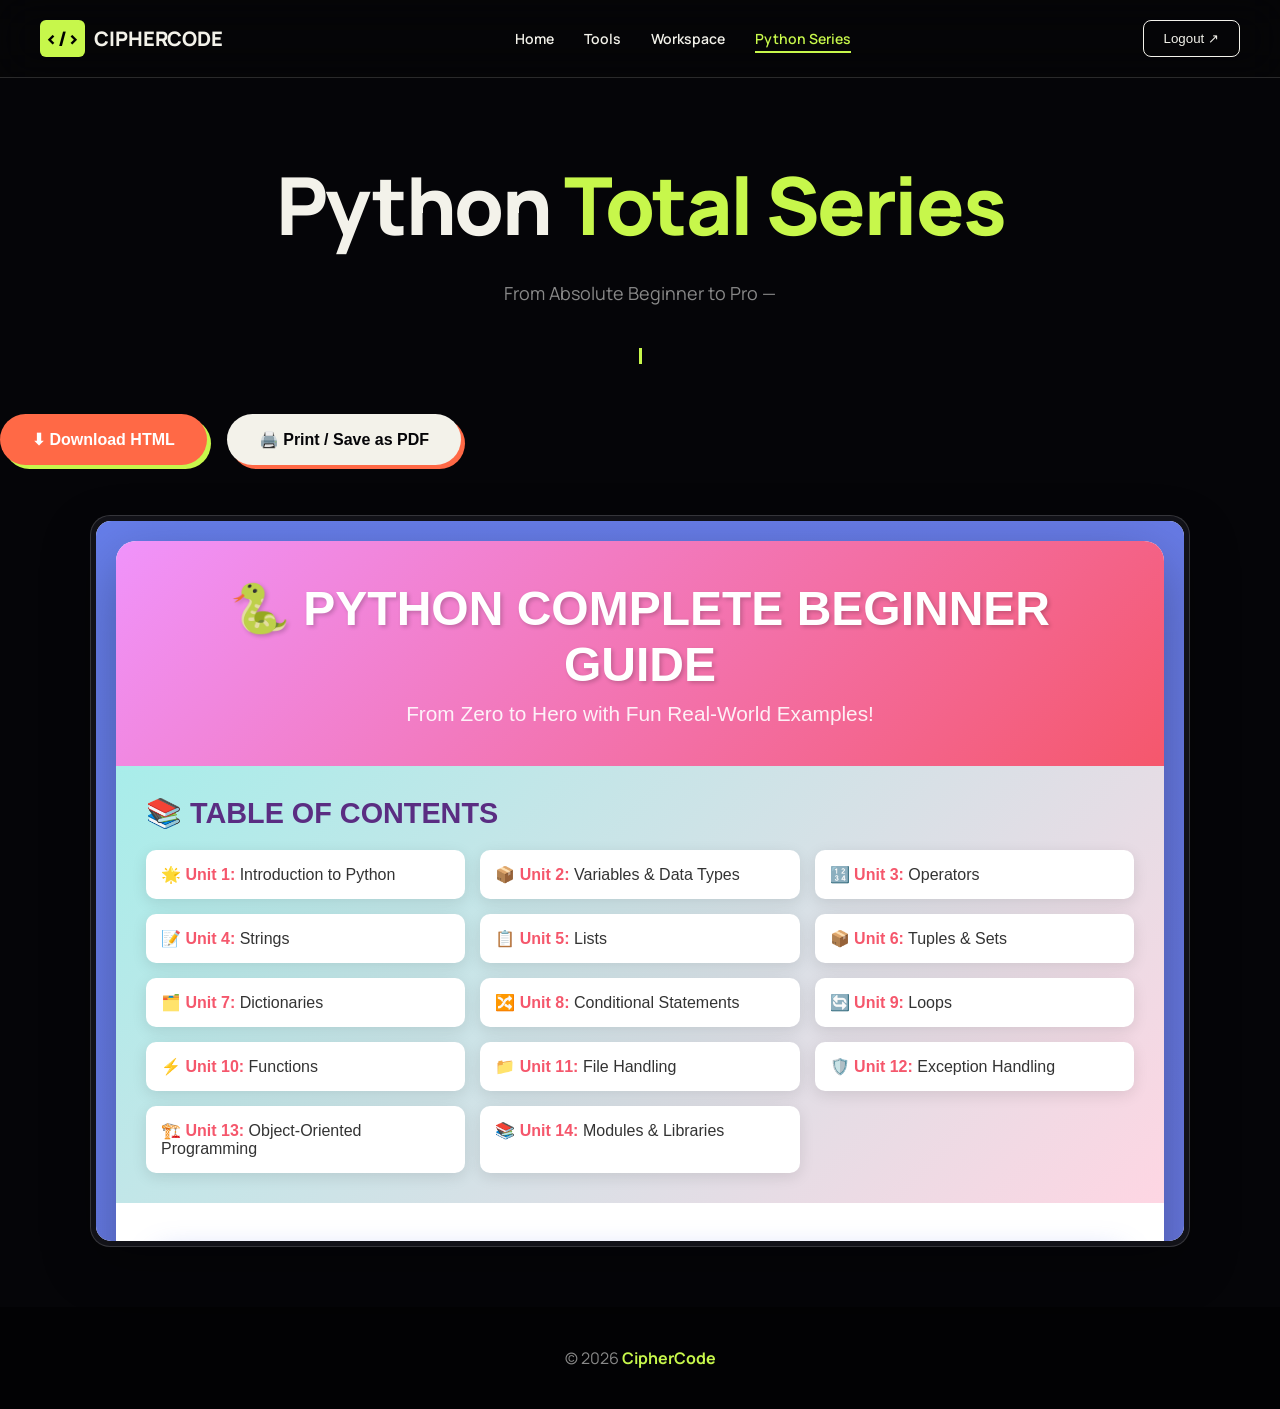
<file: python-learner.html>
<!doctype html>
<html lang="en">
  <head>
    <meta charset="UTF-8" />
    <meta name="viewport" content="width=device-width, initial-scale=1.0" />
    <title>CipherCode — Python Learner Series</title>
    <link rel="preconnect" href="https://fonts.googleapis.com" />
    <link rel="preconnect" href="https://fonts.gstatic.com" crossorigin />
    <link href="https://fonts.googleapis.com/css2?family=Manrope:wght@400;600;800&family=DM+Mono:wght@400;500&display=swap" rel="stylesheet" />
    
    <style>
      :root {
        --bg: #050508;
        --panel: #121218;
        --text: #f3f2ea;
        --muted: #888;
        --lime: #c7f74b;
        --orange: #ff6946;
        --cyan: #00d4ff;
        --border: rgba(255, 255, 255, 0.15);
        --mono: "DM Mono", monospace;
        --sans: "Manrope", sans-serif;
      }
      * { box-sizing: border-box; margin: 0; padding: 0; }
      body { background: var(--bg); color: var(--text); font-family: var(--sans); overflow-x: hidden; }
      a { text-decoration: none; color: var(--text); }

      /* ═══════════════ FLUID MOUSE CANVAS BACKGROUND ═══════════════ */
      .fluid-bg {
        position: fixed;
        top: 0; left: 0;
        width: 100vw; height: 100vh;
        z-index: -1;
        pointer-events: none;
        background: var(--bg);
      }

      /* ═══════════════ GLASSMORPHISM NAVBAR ═══════════════ */
      .navbar { display: flex; justify-content: space-between; align-items: center; padding: 20px 40px; position: fixed; top: 0; width: 100%; z-index: 100; background: rgba(5, 5, 8, 0.6); backdrop-filter: blur(20px); border-bottom: 1px solid var(--border); }
      .nav-logo { font-size: 20px; font-weight: 800; }
      .brand-mark { background: var(--lime); color: #000; padding: 5px; border-radius: 6px; margin-right: 5px; }
      .nav-links { display: flex; gap: 30px; }
      .nav-links a { font-weight: 600; font-size: 14px; position: relative; }
      .nav-links a::after { content: ''; position: absolute; bottom: -5px; left: 0; width: 0; height: 2px; background: var(--lime); transition: width 0.3s; }
      .nav-links a:hover::after { width: 100%; }
      .nav-links a.active { color: var(--lime); }
      .nav-links a.active::after { width: 100%; }
      .nav-actions { display: flex; align-items: center; gap: 15px; }
      .nav-login-btn { background: transparent; border: 1px solid var(--text); color: var(--text); padding: 10px 20px; border-radius: 8px; cursor: pointer; transition: 0.3s; }
      .nav-login-btn:hover { background: var(--orange); border-color: var(--orange); color: #000; }

      /* ═══════════════ HERO ═══════════════ */
      .hero { display: flex; flex-direction: column; align-items: center; justify-content: center; padding: 150px 40px 50px; text-align: center; }
      .hero h1 { font-size: 5rem; font-weight: 800; margin-bottom: 20px; letter-spacing: -0.03em; }
      .hero h1 span { color: var(--lime); }
      .hero p { color: var(--muted); font-size: 18px; max-width: 450px; line-height: 1.6; margin-bottom: 40px; }
      .typing-cursor { display: inline-block; width: 3px; height: 1em; background: var(--lime); vertical-align: middle; animation: blink 0.7s infinite; }
      @keyframes blink { 0%, 100% { opacity: 1; } 50% { opacity: 0; } }

      /* ═══════════════ BUTTONS (Elastic) ═══════════════ */
      .download-section { display: flex; gap: 20px; margin-bottom: 50px; }
      .btn {
        position: relative; overflow: hidden;
        padding: 16px 32px; border: none; border-radius: 50px;
        font-weight: 800; font-size: 16px; cursor: pointer;
        transition: all 0.5s cubic-bezier(0.68, -0.55, 0.265, 1.55);
        background: var(--orange); color: #fff; box-shadow: 4px 4px 0 var(--lime);
      }
      .btn:hover { transform: translateY(-5px) scale(1.05); box-shadow: 6px 6px 0 var(--lime); }
      .btn:active { transform: scale(0.95); }
      .btn.pdf { background: var(--text); color: var(--bg); box-shadow: 4px 4px 0 var(--orange); }

      /* ═══════════════ SMALL PORTAL & FULLSCREEN TRIGGER ═══════════════ */
      .portal-container { position: relative; width: 95%; max-width: 1100px; margin: 0 auto 60px; padding: 5px; border-radius: 20px; background: var(--panel); border: 1px solid var(--border); box-shadow: 0 20px 50px rgba(0,0,0,0.3); cursor: zoom-in; transition: transform 0.3s; }
      .portal-container:hover { border-color: var(--lime); transform: scale(1.01); box-shadow: 0 20px 60px rgba(199, 247, 75, 0.2); }
      .portal-iframe-wrap { border-radius: 15px; overflow: hidden; background: white; }
      .learner-iframe { width: 100%; height: 80vh; border: none; display: block; pointer-events: none; /* Makes container clickable */ }
      
      /* Hover overlay text */
      .expand-hint {
        position: absolute; top: 50%; left: 50%;
        transform: translate(-50%, -50%);
        background: rgba(0, 0, 0, 0.8);
        color: var(--lime);
        padding: 20px 40px;
        border-radius: 50px;
        font-family: var(--mono);
        font-size: 18px;
        font-weight: 800;
        letter-spacing: 1px;
        border: 2px solid var(--lime);
        opacity: 0;
        transition: opacity 0.3s;
        pointer-events: none;
        z-index: 10;
      }
      .portal-container:hover .expand-hint { opacity: 1; }

      /* ═══════════════ CINEMATIC PORTAL FULLSCREEN MODAL ═══════════════ */
      .fullscreen-modal {
        position: fixed; inset: 0;
        z-index: 10000;
        background: rgba(0, 0, 0, 0.97);
        backdrop-filter: blur(20px);
        display: flex; justify-content: center; align-items: center;
        visibility: hidden; opacity: 0;
        pointer-events: none;
      }
      .fullscreen-modal.fs-open {
        visibility: visible; opacity: 1;
        pointer-events: auto;
      }
      .fs-content {
        position: relative;
        width: 95vw; height: 95vh;
        background: var(--panel);
        border: 2px solid var(--lime);
        border-radius: 20px;
        overflow: hidden;
        transform: scale(0.2) rotate(10deg) blur(20px); /* Portal Enter State */
        opacity: 0;
        transition: all 0.6s cubic-bezier(0.25, 1, 0.5, 1);
      }
      .fullscreen-modal.fs-open .fs-content {
        transform: scale(1) rotate(0deg) blur(0); /* Portal Final State */
        opacity: 1;
      }
      .fs-iframe { width: 100%; height: 100%; border: none; }
      
      .fs-close {
        position: absolute; top: 20px; right: 20px; z-index: 10;
        background: var(--orange); border: none; color: #fff;
        width: 50px; height: 50px; border-radius: 50%;
        font-size: 24px; font-weight: 800; cursor: pointer;
        transition: transform 0.3s ease, background 0.3s;
      }
      .fs-close:hover { transform: rotate(90deg) scale(1.1); background: var(--lime); color: #000; }

      /* ═══════════════ FOOTER ═══════════════ */
.footer { padding: 40px; text-align: center; color: var(--muted); background: rgba(0, 0, 0, 0.5); }
.footer strong { color: var(--lime); }
      @media (max-width: 900px) {
        .hero h1 { font-size: 3rem; }
        .download-section { flex-direction: column; align-items: center; }
        .learner-iframe { height: 80vh; }
      }
    </style>
  </head>
  <body>

    <!-- ═══════════════ FLUID MOUSE CANVAS ═══════════════ -->
    <canvas id="fluid-canvas" class="fluid-bg"></canvas>

    <!-- Navbar -->
    <nav class="navbar">
      <a href="index.html" class="nav-logo"><span class="brand-mark">&lt;/&gt;</span> CIPHER<span>CODE</span></a>
      <div class="nav-links">
        <a href="index.html">Home</a>
        <a href="tools.html">Tools</a>
        <a href="workspace.html">Workspace</a>
        <a href="python-learner.html" class="active">Python Series</a>
      </div>
      <div class="nav-actions">
        <button class="nav-login-btn" onclick="sessionStorage.removeItem('isLoggedIn');window.location.href='index.html'">Logout ↗</button>
      </div>
    </nav>

    <!-- Hero -->
    <section class="hero">
      <h1>Python <span>Total Series</span></h1>
      <p id="typing-text"></p><span class="typing-cursor"></span>
    </section>

    <!-- Buttons -->
    <div class="download-section">
      <button class="btn" onclick="downloadHTML()">⬇ Download HTML</button>
      <button class="btn pdf" onclick="downloadPDF()">🖨️ Print / Save as PDF</button>
    </div>

    <!-- Mini Portal (Click to Expand) -->
    <div class="portal-container" onclick="openFullscreen()">
      <div class="portal-iframe-wrap">
        <iframe class="learner-iframe" src="python-guide.html" title="Python Complete Beginner Guide"></iframe>
      </div>
      <div class="expand-hint">⛶ CLICK TO EXPAND</div>
    </div>

    <div class="footer">© 2026 <strong>CipherCode</strong></div>

    <!-- ═══════════════ FULLSCREEN PORTAL MODAL ═══════════════ -->
    <div class="fullscreen-modal" id="fs-modal">
      <div class="fs-content">
        <button class="fs-close" onclick="closeFullscreen()">×</button>
        <iframe id="fs-iframe" class="fs-iframe" src="about:blank"></iframe>
      </div>
    </div>

    <script>
      // ═══════════════ MOUSE FLUID BACKGROUND (Canvas) ═══════════════
      const canvas = document.getElementById('fluid-canvas');
      const ctx = canvas.getContext('2d');
      let particles = [];
      const colors = ['#c7f74b', '#ff6946', '#00d4ff', '#f3f2ea']; // Lime, Orange, Cyan, White

      canvas.width = window.innerWidth;
      canvas.height = window.innerHeight;

      // Create a fluid particle when the mouse moves
      document.addEventListener('mousemove', (e) => {
        if (particles.length > 70) particles.shift(); // Limit particles
        particles.push({
          x: e.clientX,
          y: e.clientY,
          radius: Math.random() * 15 + 5,
          color: colors[Math.floor(Math.random() * colors.length)],
          alpha: 1,
          growth: Math.random() * 0.8 + 0.2
        });
      });

      function animateFluid() {
        ctx.clearRect(0, 0, canvas.width, canvas.height);
        ctx.globalCompositeOperation = 'lighter'; // Makes colors blend beautifully!
        
        particles.forEach(p => {
          p.radius += p.growth;
          p.alpha -= 0.025;
          ctx.beginPath();
          ctx.arc(p.x, p.y, p.radius, 0, Math.PI * 2);
          ctx.fillStyle = p.color;
          ctx.globalAlpha = p.alpha;
          ctx.fill();
        });
        
        // Remove faded particles
        particles = particles.filter(p => p.alpha > 0);
        requestAnimationFrame(animateFluid);
      }
      animateFluid();

      window.addEventListener('resize', () => {
        canvas.width = window.innerWidth;
        canvas.height = window.innerHeight;
      });

      // ═══════════════ TYPING EFFECT ═══════════════
      const text = "From Absolute Beginner to Pro — A Complete Unit-Wise Guide";
      const typingElement = document.getElementById('typing-text');
      let index = 0;
      function typeLoop() {
        if (index < text.length) {
          typingElement.textContent += text.charAt(index);
          index++;
          setTimeout(typeLoop, 40);
        }
      }
      typeLoop();

      // ═══════════════ FULLSCREEN PORTAL LOGIC ═══════════════
      const fsModal = document.getElementById('fs-modal');
      const fsIframe = document.getElementById('fs-iframe');
      let isOpen = false;

      function openFullscreen() {
        fsIframe.src = 'python-guide.html'; // Load the content in the fullscreen iframe
        fsModal.classList.add('fs-open');
        document.body.style.overflow = 'hidden'; // Disable background scroll
      }

      function closeFullscreen() {
        fsModal.classList.remove('fs-open');
        document.body.style.overflow = 'auto'; // Re-enable background scroll
        setTimeout(() => { fsIframe.src = 'about:blank'; }, 300); // Clear after animation
      }

      // ═══════════════ DOWNLOADS ═══════════════
      async function downloadHTML() {
        try {
          const response = await fetch('python-guide.html');
          const html = await response.text();
          const blob = new Blob([html], { type: 'text/html' });
          const url = URL.createObjectURL(blob);
          const a = document.createElement('a');
          a.href = url;
          a.download = 'Python-Complete-Beginner-Guide.html';
          a.click();
          URL.revokeObjectURL(url);
        } catch (error) {
          alert("Error loading the guide. Make sure 'python-guide.html' is in the same folder.");
        }
      }

      async function downloadPDF() {
        try {
          const response = await fetch('python-guide.html');
          const html = await response.text();
          const printWindow = window.open('', '_blank');
          printWindow.document.write(html);
          printWindow.document.close();
          printWindow.onload = function() {
            printWindow.focus();
            printWindow.print();
          };
        } catch (error) {
          alert("Error loading the guide.");
        }
      }
    </script>
  </body>
</html>
</file>
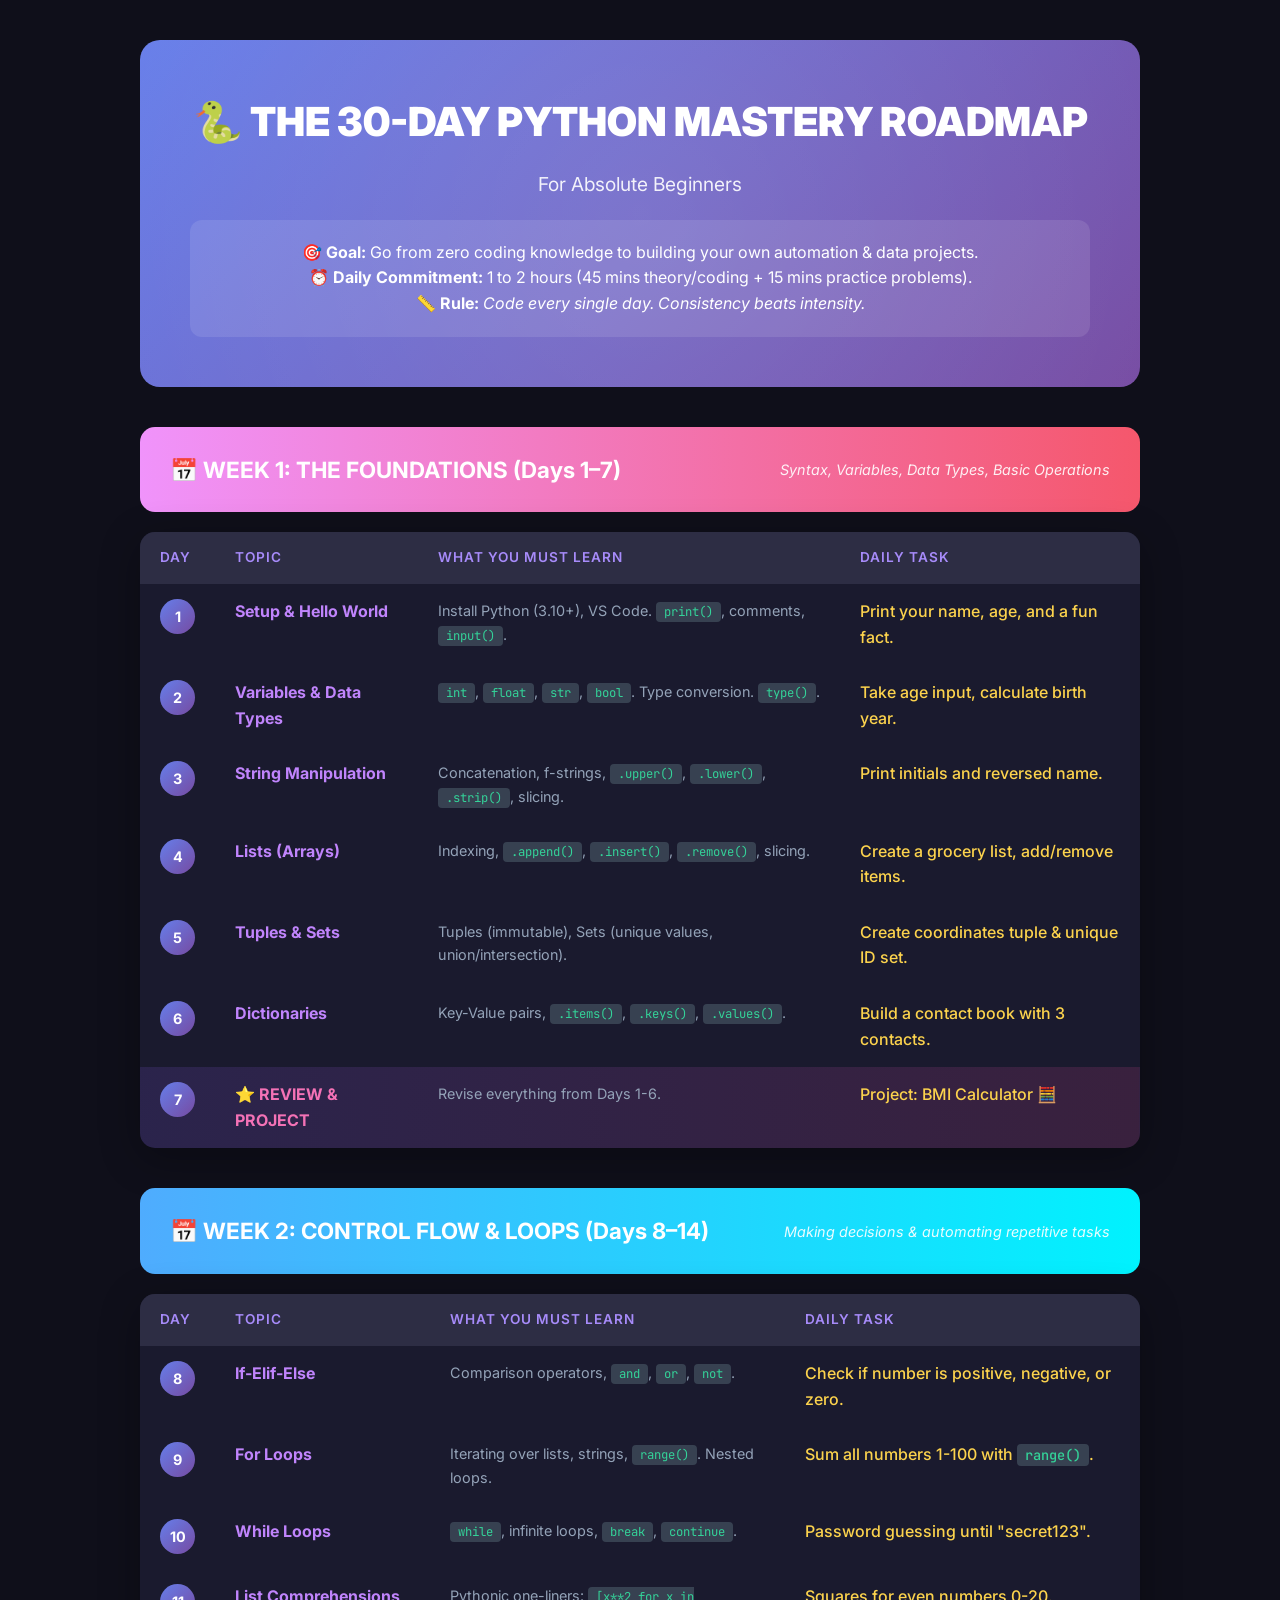
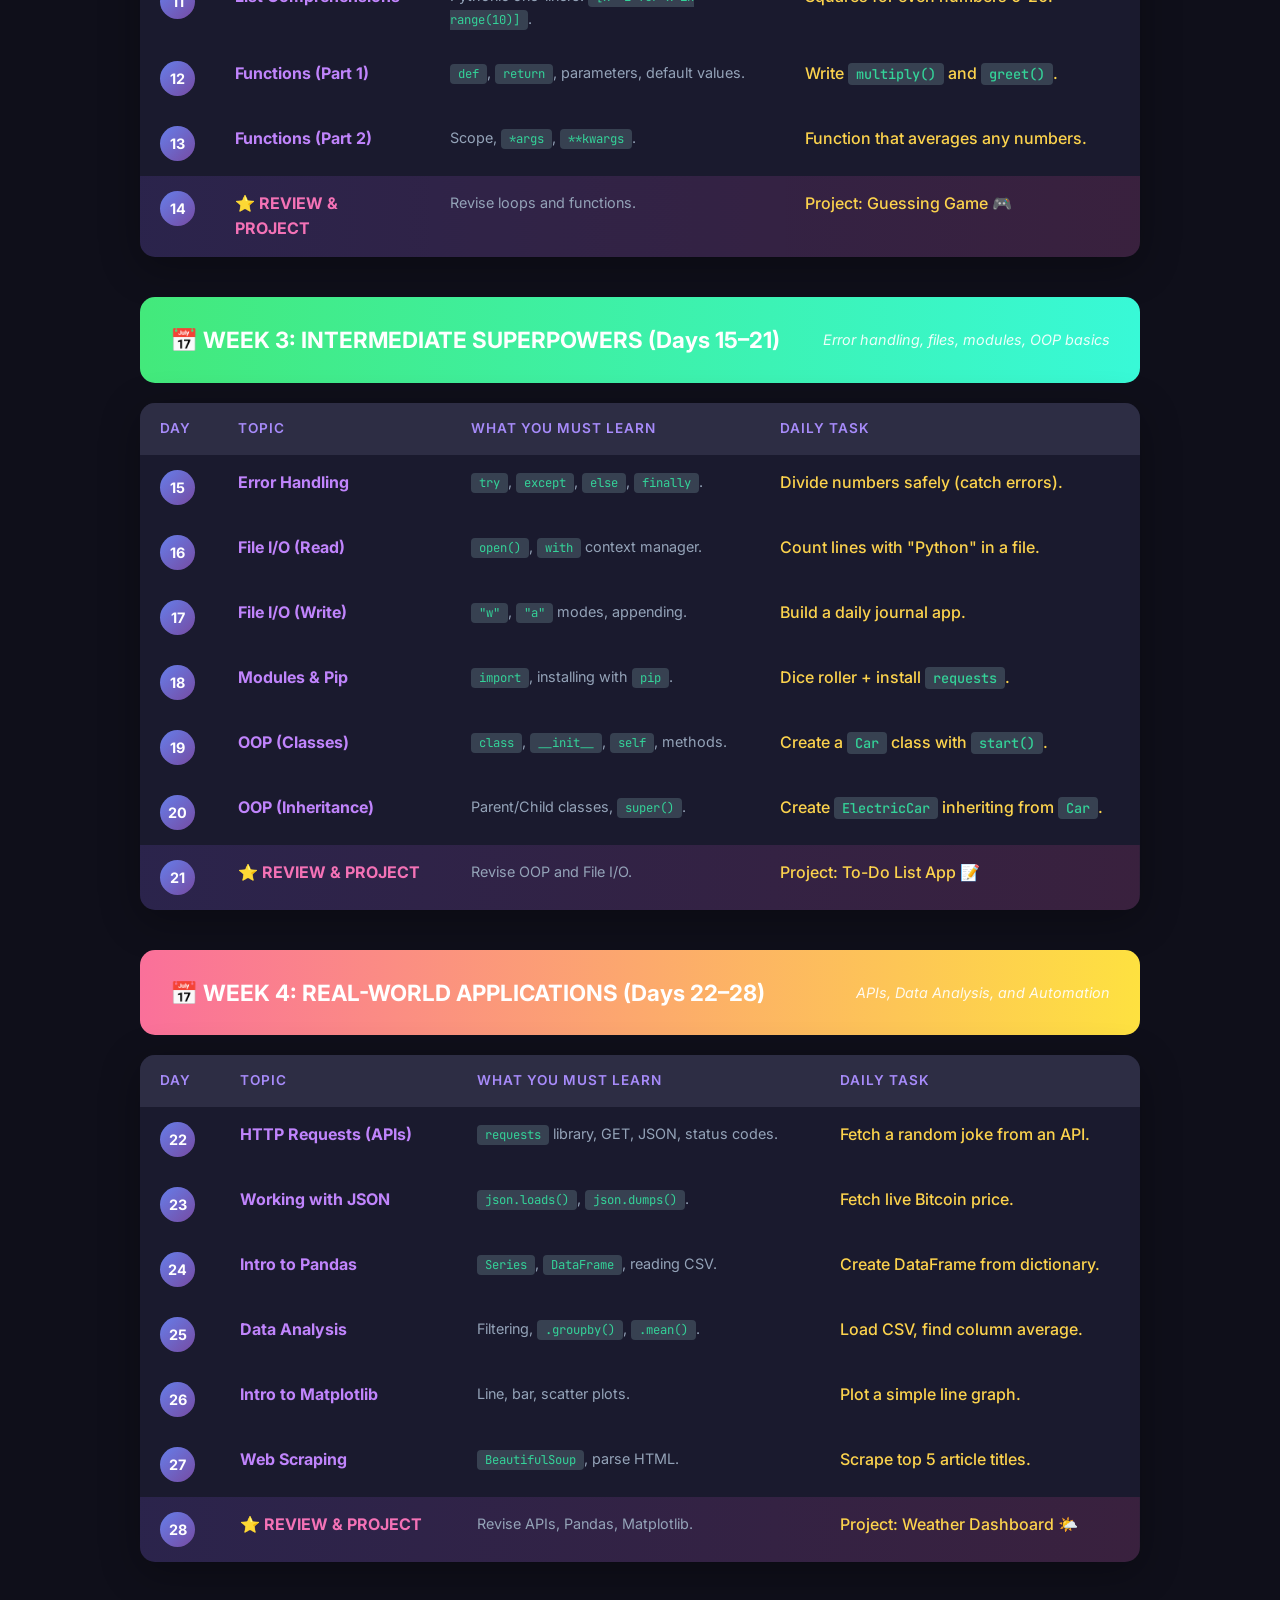
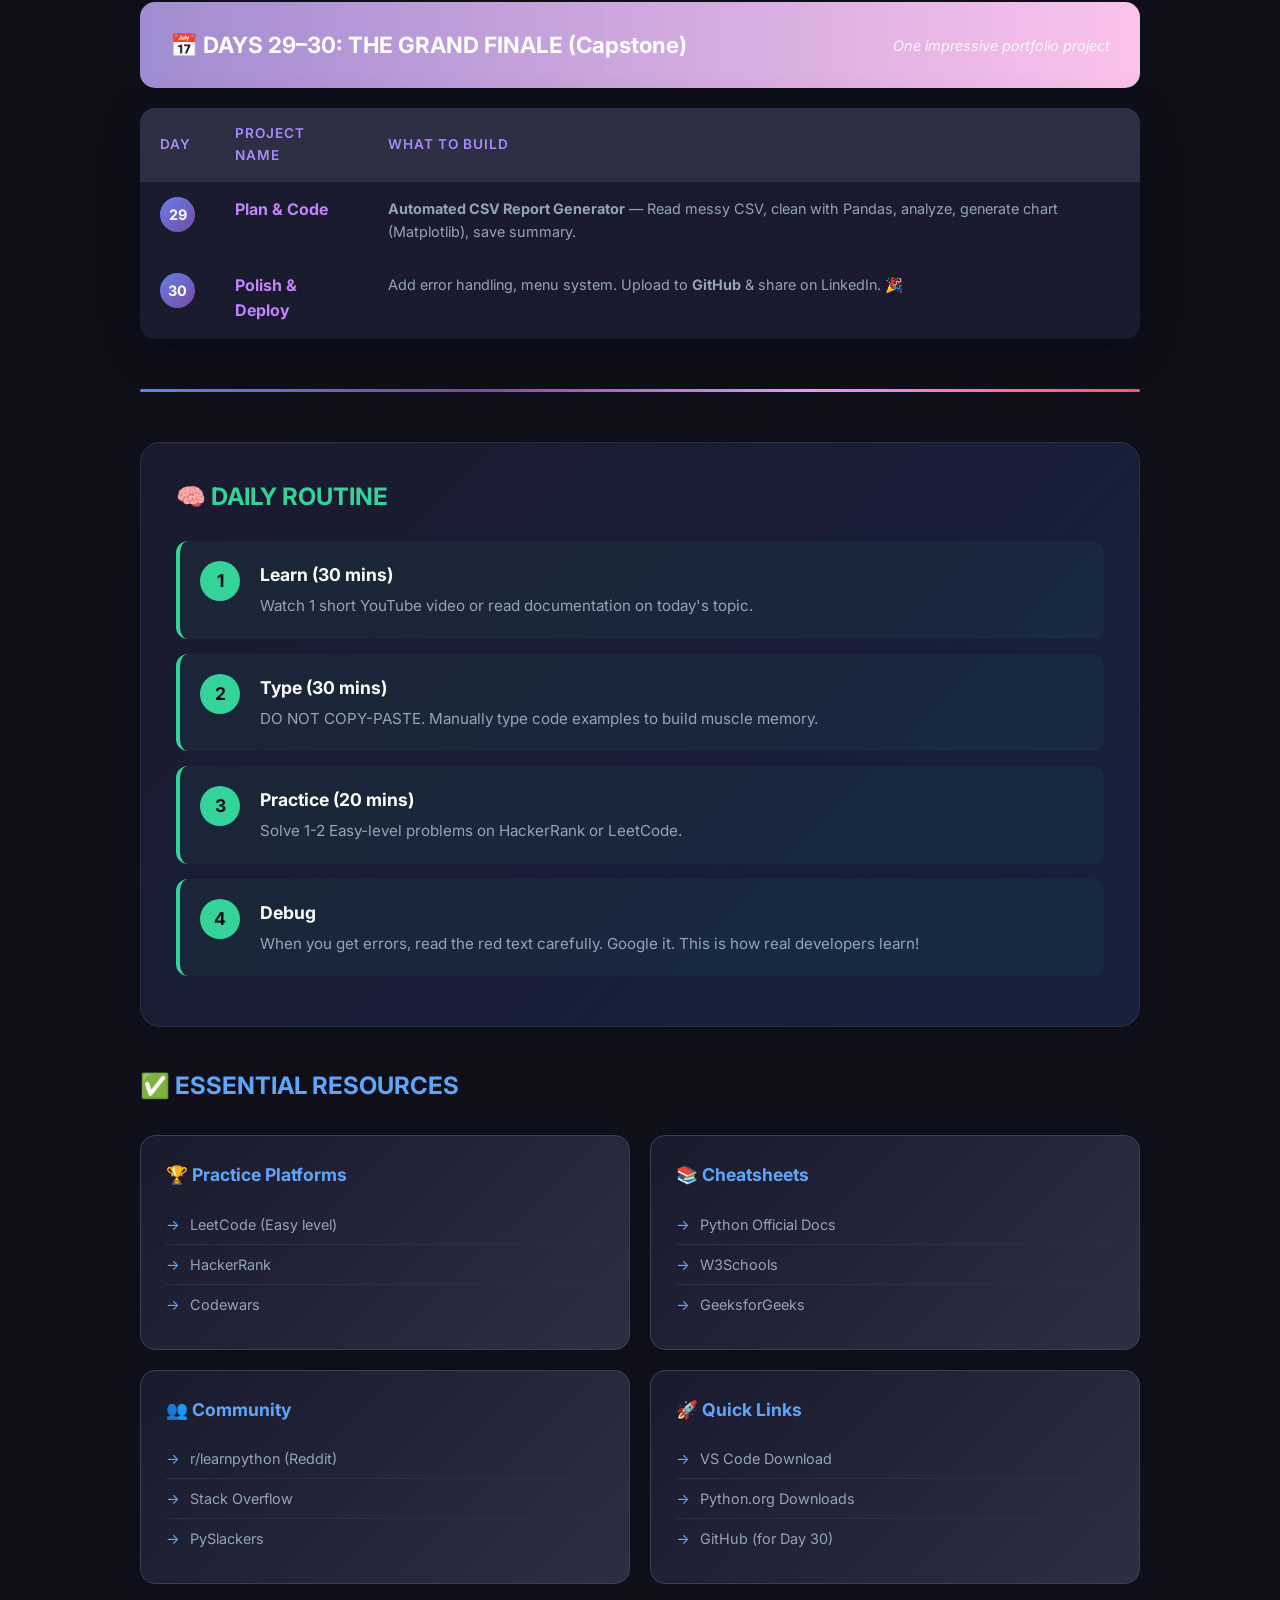
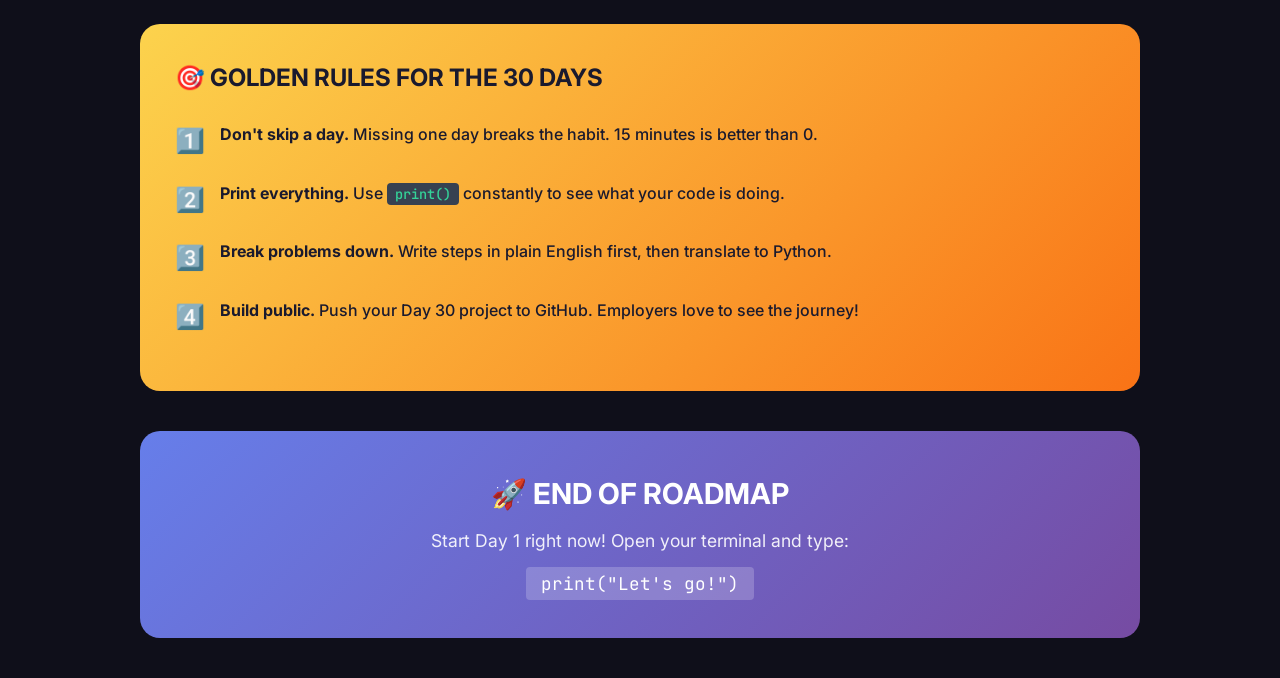
<file: python-roadmap.html>
<!DOCTYPE html>
<html lang="en">
<head>
<meta charset="UTF-8">
<title>30-Day Python Mastery Roadmap</title>
<style>
  @import url('https://fonts.googleapis.com/css2?family=Inter:wght@400;600;700;900&family=JetBrains+Mono:wght@400;500&display=swap');
  
  * { margin: 0; padding: 0; box-sizing: border-box; }
  
  body {
    font-family: 'Inter', sans-serif;
    background: #0f0f1a;
    color: #e0e0e0;
    padding: 40px;
    line-height: 1.6;
  }
  
  .container { max-width: 1000px; margin: 0 auto; }
  
  .hero {
    background: linear-gradient(135deg, #667eea 0%, #764ba2 100%);
    border-radius: 20px;
    padding: 50px;
    text-align: center;
    margin-bottom: 40px;
    position: relative;
    overflow: hidden;
  }
  
  .hero::before {
    content: '';
    position: absolute;
    top: -50%;
    left: -50%;
    width: 200%;
    height: 200%;
    background: radial-gradient(circle, rgba(255,255,255,0.1) 0%, transparent 60%);
    animation: pulse 4s ease-in-out infinite;
  }
  
  @keyframes pulse {
    0%, 100% { transform: scale(1); }
    50% { transform: scale(1.1); }
  }
  
  .hero h1 {
    font-size: 2.5em;
    font-weight: 900;
    color: white;
    position: relative;
    z-index: 1;
  }
  
  .hero .subtitle {
    font-size: 1.2em;
    color: rgba(255,255,255,0.9);
    margin-top: 15px;
    position: relative;
    z-index: 1;
  }
  
  .goal-box {
    background: rgba(255,255,255,0.1);
    border-radius: 12px;
    padding: 20px;
    margin-top: 20px;
    position: relative;
    z-index: 1;
  }
  
  .goal-box p {
    color: white;
    font-size: 1em;
  }
  
  .week-section {
    margin-bottom: 40px;
  }
  
  .week-header {
    background: linear-gradient(90deg, #f093fb 0%, #f5576c 100%);
    border-radius: 15px;
    padding: 25px 30px;
    margin-bottom: 20px;
    display: flex;
    justify-content: space-between;
    align-items: center;
  }
  
  .week-header.week2 {
    background: linear-gradient(90deg, #4facfe 0%, #00f2fe 100%);
  }
  
  .week-header.week3 {
    background: linear-gradient(90deg, #43e97b 0%, #38f9d7 100%);
  }
  
  .week-header.week4 {
    background: linear-gradient(90deg, #fa709a 0%, #fee140 100%);
  }
  
  .week-header.finale {
    background: linear-gradient(90deg, #a18cd1 0%, #fbc2eb 100%);
  }
  
  .week-header h2 {
    color: white;
    font-size: 1.4em;
    font-weight: 700;
  }
  
  .week-header .focus {
    color: rgba(255,255,255,0.9);
    font-size: 0.9em;
    font-style: italic;
  }
  
  table {
    width: 100%;
    border-collapse: separate;
    border-spacing: 0;
    background: #1a1a2e;
    border-radius: 15px;
    overflow: hidden;
    box-shadow: 0 10px 40px rgba(0,0,0,0.3);
  }
  
  thead th {
    background: #2d2d44;
    color: #a78bfa;
    padding: 15px 20px;
    text-align: left;
    font-weight: 600;
    font-size: 0.85em;
    text-transform: uppercase;
    letter-spacing: 1px;
  }
  
  tbody tr {
    border-bottom: 1px solid #2d2d44;
    transition: all 0.3s ease;
  }
  
  tbody tr:last-child { border-bottom: none; }
  
  tbody tr:hover {
    background: #252540;
  }
  
  tbody td {
    padding: 15px 20px;
    vertical-align: top;
  }
  
  .day-num {
    background: linear-gradient(135deg, #667eea, #764ba2);
    color: white;
    width: 35px;
    height: 35px;
    border-radius: 50%;
    display: flex;
    align-items: center;
    justify-content: center;
    font-weight: 700;
    font-size: 0.9em;
  }
  
  .topic {
    font-weight: 700;
    color: #c084fc;
    font-size: 1em;
  }
  
  .learn {
    color: #94a3b8;
    font-size: 0.9em;
  }
  
  code {
    font-family: 'JetBrains Mono', monospace;
    background: #374151;
    padding: 2px 8px;
    border-radius: 4px;
    font-size: 0.85em;
    color: #34d399;
  }
  
  .task {
    color: #fcd34d;
    font-weight: 500;
  }
  
  .project-row {
    background: linear-gradient(90deg, rgba(139,92,246,0.15), rgba(236,72,153,0.15)) !important;
  }
  
  .project-row .topic {
    color: #f472b6;
  }
  
  .section-divider {
    height: 3px;
    background: linear-gradient(90deg, #667eea, #764ba2, #f093fb, #f5576c);
    border-radius: 2px;
    margin: 50px 0;
  }
  
  .routine-section {
    background: linear-gradient(135deg, #1a1a2e 0%, #16213e 100%);
    border-radius: 20px;
    padding: 35px;
    margin: 40px 0;
    border: 1px solid #2d2d44;
  }
  
  .routine-section h2 {
    color: #34d399;
    font-size: 1.5em;
    margin-bottom: 25px;
  }
  
  .routine-item {
    display: flex;
    align-items: flex-start;
    gap: 20px;
    padding: 20px;
    background: rgba(52, 211, 153, 0.05);
    border-radius: 12px;
    margin-bottom: 15px;
    border-left: 4px solid #34d399;
  }
  
  .routine-num {
    background: #34d399;
    color: #0f0f1a;
    width: 40px;
    height: 40px;
    border-radius: 50%;
    display: flex;
    align-items: center;
    justify-content: center;
    font-weight: 700;
    font-size: 1.1em;
    flex-shrink: 0;
  }
  
  .routine-content h3 {
    color: white;
    font-size: 1.1em;
    margin-bottom: 5px;
  }
  
  .routine-content p {
    color: #94a3b8;
    font-size: 0.95em;
  }
  
  .resources-grid {
    display: grid;
    grid-template-columns: repeat(2, 1fr);
    gap: 20px;
    margin: 30px 0;
  }
  
  .resource-card {
    background: linear-gradient(135deg, #1a1a2e, #2d2d44);
    border-radius: 15px;
    padding: 25px;
    border: 1px solid #374151;
  }
  
  .resource-card h3 {
    color: #60a5fa;
    font-size: 1.1em;
    margin-bottom: 15px;
  }
  
  .resource-card ul {
    list-style: none;
  }
  
  .resource-card li {
    color: #94a3b8;
    padding: 8px 0;
    border-bottom: 1px solid #2d2d44;
    font-size: 0.9em;
  }
  
  .resource-card li:last-child { border-bottom: none; }
  
  .resource-card li::before {
    content: '→';
    color: #60a5fa;
    margin-right: 10px;
  }
  
  .rules-box {
    background: linear-gradient(135deg, #fcd34d 0%, #f97316 100%);
    border-radius: 20px;
    padding: 35px;
    margin: 40px 0;
  }
  
  .rules-box h2 {
    color: #1a1a2e;
    font-size: 1.5em;
    margin-bottom: 25px;
  }
  
  .rule-item {
    display: flex;
    gap: 15px;
    margin-bottom: 20px;
    color: #1a1a2e;
    font-weight: 500;
  }
  
  .rule-icon {
    font-size: 1.5em;
  }
  
  .footer {
    text-align: center;
    padding: 40px;
    background: linear-gradient(135deg, #667eea 0%, #764ba2 100%);
    border-radius: 20px;
    margin-top: 40px;
  }
  
  .footer h2 {
    color: white;
    font-size: 1.8em;
    margin-bottom: 10px;
  }
  
  .footer p {
    color: rgba(255,255,255,0.9);
    font-size: 1.1em;
  }
  
  .footer code {
    background: rgba(255,255,255,0.2);
    color: white;
    font-size: 1em;
    padding: 5px 15px;
  }
  
  @media print {
    body { background: white; }
    .hero, .week-header, .routine-section, .footer { -webkit-print-color-adjust: exact; print-color-adjust: exact; }
    table, .resource-card, .rules-box { -webkit-print-color-adjust: exact; print-color-adjust: exact; }
    .day-num, .routine-num, .topic, .task, code { -webkit-print-color-adjust: exact; print-color-adjust: exact; }
  }
</style>
</head>
<body>
<div class="container">

<div class="hero">
  <h1>🐍 THE 30-DAY PYTHON MASTERY ROADMAP</h1>
  <p class="subtitle">For Absolute Beginners</p>
  <div class="goal-box">
    <p><strong>🎯 Goal:</strong> Go from zero coding knowledge to building your own automation & data projects.</p>
    <p><strong>⏰ Daily Commitment:</strong> 1 to 2 hours (45 mins theory/coding + 15 mins practice problems).</p>
    <p><strong>📏 Rule:</strong> <em>Code every single day. Consistency beats intensity.</em></p>
  </div>
</div>

<!-- WEEK 1 -->
<div class="week-section">
  <div class="week-header">
    <h2>📅 WEEK 1: THE FOUNDATIONS (Days 1–7)</h2>
    <span class="focus">Syntax, Variables, Data Types, Basic Operations</span>
  </div>
  <table>
    <thead>
      <tr><th>Day</th><th>Topic</th><th>What You Must Learn</th><th>Daily Task</th></tr>
    </thead>
    <tbody>
      <tr><td><div class="day-num">1</div></td><td class="topic">Setup & Hello World</td><td class="learn">Install Python (3.10+), VS Code. <code>print()</code>, comments, <code>input()</code>.</td><td class="task">Print your name, age, and a fun fact.</td></tr>
      <tr><td><div class="day-num">2</div></td><td class="topic">Variables & Data Types</td><td class="learn"><code>int</code>, <code>float</code>, <code>str</code>, <code>bool</code>. Type conversion. <code>type()</code>.</td><td class="task">Take age input, calculate birth year.</td></tr>
      <tr><td><div class="day-num">3</div></td><td class="topic">String Manipulation</td><td class="learn">Concatenation, f-strings, <code>.upper()</code>, <code>.lower()</code>, <code>.strip()</code>, slicing.</td><td class="task">Print initials and reversed name.</td></tr>
      <tr><td><div class="day-num">4</div></td><td class="topic">Lists (Arrays)</td><td class="learn">Indexing, <code>.append()</code>, <code>.insert()</code>, <code>.remove()</code>, slicing.</td><td class="task">Create a grocery list, add/remove items.</td></tr>
      <tr><td><div class="day-num">5</div></td><td class="topic">Tuples & Sets</td><td class="learn">Tuples (immutable), Sets (unique values, union/intersection).</td><td class="task">Create coordinates tuple & unique ID set.</td></tr>
      <tr><td><div class="day-num">6</div></td><td class="topic">Dictionaries</td><td class="learn">Key-Value pairs, <code>.items()</code>, <code>.keys()</code>, <code>.values()</code>.</td><td class="task">Build a contact book with 3 contacts.</td></tr>
      <tr class="project-row"><td><div class="day-num">7</div></td><td class="topic">⭐ REVIEW & PROJECT</td><td class="learn">Revise everything from Days 1-6.</td><td class="task">Project: BMI Calculator 🧮</td></tr>
    </tbody>
  </table>
</div>

<!-- WEEK 2 -->
<div class="week-section">
  <div class="week-header week2">
    <h2>📅 WEEK 2: CONTROL FLOW & LOOPS (Days 8–14)</h2>
    <span class="focus">Making decisions & automating repetitive tasks</span>
  </div>
  <table>
    <thead>
      <tr><th>Day</th><th>Topic</th><th>What You Must Learn</th><th>Daily Task</th></tr>
    </thead>
    <tbody>
      <tr><td><div class="day-num">8</div></td><td class="topic">If-Elif-Else</td><td class="learn">Comparison operators, <code>and</code>, <code>or</code>, <code>not</code>.</td><td class="task">Check if number is positive, negative, or zero.</td></tr>
      <tr><td><div class="day-num">9</div></td><td class="topic">For Loops</td><td class="learn">Iterating over lists, strings, <code>range()</code>. Nested loops.</td><td class="task">Sum all numbers 1-100 with <code>range()</code>.</td></tr>
      <tr><td><div class="day-num">10</div></td><td class="topic">While Loops</td><td class="learn"><code>while</code>, infinite loops, <code>break</code>, <code>continue</code>.</td><td class="task">Password guessing until "secret123".</td></tr>
      <tr><td><div class="day-num">11</div></td><td class="topic">List Comprehensions</td><td class="learn">Pythonic one-liners: <code>[x**2 for x in range(10)]</code>.</td><td class="task">Squares for even numbers 0-20.</td></tr>
      <tr><td><div class="day-num">12</div></td><td class="topic">Functions (Part 1)</td><td class="learn"><code>def</code>, <code>return</code>, parameters, default values.</td><td class="task">Write <code>multiply()</code> and <code>greet()</code>.</td></tr>
      <tr><td><div class="day-num">13</div></td><td class="topic">Functions (Part 2)</td><td class="learn">Scope, <code>*args</code>, <code>**kwargs</code>.</td><td class="task">Function that averages any numbers.</td></tr>
      <tr class="project-row"><td><div class="day-num">14</div></td><td class="topic">⭐ REVIEW & PROJECT</td><td class="learn">Revise loops and functions.</td><td class="task">Project: Guessing Game 🎮</td></tr>
    </tbody>
  </table>
</div>

<!-- WEEK 3 -->
<div class="week-section">
  <div class="week-header week3">
    <h2>📅 WEEK 3: INTERMEDIATE SUPERPOWERS (Days 15–21)</h2>
    <span class="focus">Error handling, files, modules, OOP basics</span>
  </div>
  <table>
    <thead>
      <tr><th>Day</th><th>Topic</th><th>What You Must Learn</th><th>Daily Task</th></tr>
    </thead>
    <tbody>
      <tr><td><div class="day-num">15</div></td><td class="topic">Error Handling</td><td class="learn"><code>try</code>, <code>except</code>, <code>else</code>, <code>finally</code>.</td><td class="task">Divide numbers safely (catch errors).</td></tr>
      <tr><td><div class="day-num">16</div></td><td class="topic">File I/O (Read)</td><td class="learn"><code>open()</code>, <code>with</code> context manager.</td><td class="task">Count lines with "Python" in a file.</td></tr>
      <tr><td><div class="day-num">17</div></td><td class="topic">File I/O (Write)</td><td class="learn"><code>"w"</code>, <code>"a"</code> modes, appending.</td><td class="task">Build a daily journal app.</td></tr>
      <tr><td><div class="day-num">18</div></td><td class="topic">Modules & Pip</td><td class="learn"><code>import</code>, installing with <code>pip</code>.</td><td class="task">Dice roller + install <code>requests</code>.</td></tr>
      <tr><td><div class="day-num">19</div></td><td class="topic">OOP (Classes)</td><td class="learn"><code>class</code>, <code>__init__</code>, <code>self</code>, methods.</td><td class="task">Create a <code>Car</code> class with <code>start()</code>.</td></tr>
      <tr><td><div class="day-num">20</div></td><td class="topic">OOP (Inheritance)</td><td class="learn">Parent/Child classes, <code>super()</code>.</td><td class="task">Create <code>ElectricCar</code> inheriting from <code>Car</code>.</td></tr>
      <tr class="project-row"><td><div class="day-num">21</div></td><td class="topic">⭐ REVIEW & PROJECT</td><td class="learn">Revise OOP and File I/O.</td><td class="task">Project: To-Do List App 📝</td></tr>
    </tbody>
  </table>
</div>

<!-- WEEK 4 -->
<div class="week-section">
  <div class="week-header week4">
    <h2>📅 WEEK 4: REAL-WORLD APPLICATIONS (Days 22–28)</h2>
    <span class="focus">APIs, Data Analysis, and Automation</span>
  </div>
  <table>
    <thead>
      <tr><th>Day</th><th>Topic</th><th>What You Must Learn</th><th>Daily Task</th></tr>
    </thead>
    <tbody>
      <tr><td><div class="day-num">22</div></td><td class="topic">HTTP Requests (APIs)</td><td class="learn"><code>requests</code> library, GET, JSON, status codes.</td><td class="task">Fetch a random joke from an API.</td></tr>
      <tr><td><div class="day-num">23</div></td><td class="topic">Working with JSON</td><td class="learn"><code>json.loads()</code>, <code>json.dumps()</code>.</td><td class="task">Fetch live Bitcoin price.</td></tr>
      <tr><td><div class="day-num">24</div></td><td class="topic">Intro to Pandas</td><td class="learn"><code>Series</code>, <code>DataFrame</code>, reading CSV.</td><td class="task">Create DataFrame from dictionary.</td></tr>
      <tr><td><div class="day-num">25</div></td><td class="topic">Data Analysis</td><td class="learn">Filtering, <code>.groupby()</code>, <code>.mean()</code>.</td><td class="task">Load CSV, find column average.</td></tr>
      <tr><td><div class="day-num">26</div></td><td class="topic">Intro to Matplotlib</td><td class="learn">Line, bar, scatter plots.</td><td class="task">Plot a simple line graph.</td></tr>
      <tr><td><div class="day-num">27</div></td><td class="topic">Web Scraping</td><td class="learn"><code>BeautifulSoup</code>, parse HTML.</td><td class="task">Scrape top 5 article titles.</td></tr>
      <tr class="project-row"><td><div class="day-num">28</div></td><td class="topic">⭐ REVIEW & PROJECT</td><td class="learn">Revise APIs, Pandas, Matplotlib.</td><td class="task">Project: Weather Dashboard 🌤️</td></tr>
    </tbody>
  </table>
</div>

<!-- FINALE -->
<div class="week-section">
  <div class="week-header finale">
    <h2>📅 DAYS 29–30: THE GRAND FINALE (Capstone)</h2>
    <span class="focus">One impressive portfolio project</span>
  </div>
  <table>
    <thead>
      <tr><th>Day</th><th>Project Name</th><th>What to Build</th></tr>
    </thead>
    <tbody>
      <tr><td><div class="day-num">29</div></td><td class="topic">Plan & Code</td><td class="learn"><strong>Automated CSV Report Generator</strong> — Read messy CSV, clean with Pandas, analyze, generate chart (Matplotlib), save summary.</td></tr>
      <tr><td><div class="day-num">30</div></td><td class="topic">Polish & Deploy</td><td class="learn">Add error handling, menu system. Upload to <strong>GitHub</strong> & share on LinkedIn. 🎉</td></tr>
    </tbody>
  </table>
</div>

<div class="section-divider"></div>

<!-- DAILY ROUTINE -->
<div class="routine-section">
  <h2>🧠 DAILY ROUTINE</h2>
  <div class="routine-item">
    <div class="routine-num">1</div>
    <div class="routine-content">
      <h3>Learn (30 mins)</h3>
      <p>Watch 1 short YouTube video or read documentation on today's topic.</p>
    </div>
  </div>
  <div class="routine-item">
    <div class="routine-num">2</div>
    <div class="routine-content">
      <h3>Type (30 mins)</h3>
      <p>DO NOT COPY-PASTE. Manually type code examples to build muscle memory.</p>
    </div>
  </div>
  <div class="routine-item">
    <div class="routine-num">3</div>
    <div class="routine-content">
      <h3>Practice (20 mins)</h3>
      <p>Solve 1-2 Easy-level problems on HackerRank or LeetCode.</p>
    </div>
  </div>
  <div class="routine-item">
    <div class="routine-num">4</div>
    <div class="routine-content">
      <h3>Debug</h3>
      <p>When you get errors, read the red text carefully. Google it. This is how real developers learn!</p>
    </div>
  </div>
</div>

<!-- RESOURCES -->
<h2 style="color: #60a5fa; font-size: 1.5em; margin-bottom: 20px;">✅ ESSENTIAL RESOURCES</h2>
<div class="resources-grid">
  <div class="resource-card">
    <h3>🏆 Practice Platforms</h3>
    <ul>
      <li>LeetCode (Easy level)</li>
      <li>HackerRank</li>
      <li>Codewars</li>
    </ul>
  </div>
  <div class="resource-card">
    <h3>📚 Cheatsheets</h3>
    <ul>
      <li>Python Official Docs</li>
      <li>W3Schools</li>
      <li>GeeksforGeeks</li>
    </ul>
  </div>
  <div class="resource-card">
    <h3>👥 Community</h3>
    <ul>
      <li>r/learnpython (Reddit)</li>
      <li>Stack Overflow</li>
      <li>PySlackers</li>
    </ul>
  </div>
  <div class="resource-card">
    <h3>🚀 Quick Links</h3>
    <ul>
      <li>VS Code Download</li>
      <li>Python.org Downloads</li>
      <li>GitHub (for Day 30)</li>
    </ul>
  </div>
</div>

<!-- GOLDEN RULES -->
<div class="rules-box">
  <h2>🎯 GOLDEN RULES FOR THE 30 DAYS</h2>
  <div class="rule-item">
    <span class="rule-icon">1️⃣</span>
    <span><strong>Don't skip a day.</strong> Missing one day breaks the habit. 15 minutes is better than 0.</span>
  </div>
  <div class="rule-item">
    <span class="rule-icon">2️⃣</span>
    <span><strong>Print everything.</strong> Use <code>print()</code> constantly to see what your code is doing.</span>
  </div>
  <div class="rule-item">
    <span class="rule-icon">3️⃣</span>
    <span><strong>Break problems down.</strong> Write steps in plain English first, then translate to Python.</span>
  </div>
  <div class="rule-item">
    <span class="rule-icon">4️⃣</span>
    <span><strong>Build public.</strong> Push your Day 30 project to GitHub. Employers love to see the journey!</span>
  </div>
</div>

<!-- FOOTER -->
<div class="footer">
  <h2>🚀 END OF ROADMAP</h2>
  <p>Start Day 1 right now! Open your terminal and type:</p>
  <p style="margin-top: 15px;"><code>print("Let's go!")</code></p>
</div>

</div>
</body>
</html>
</file>
